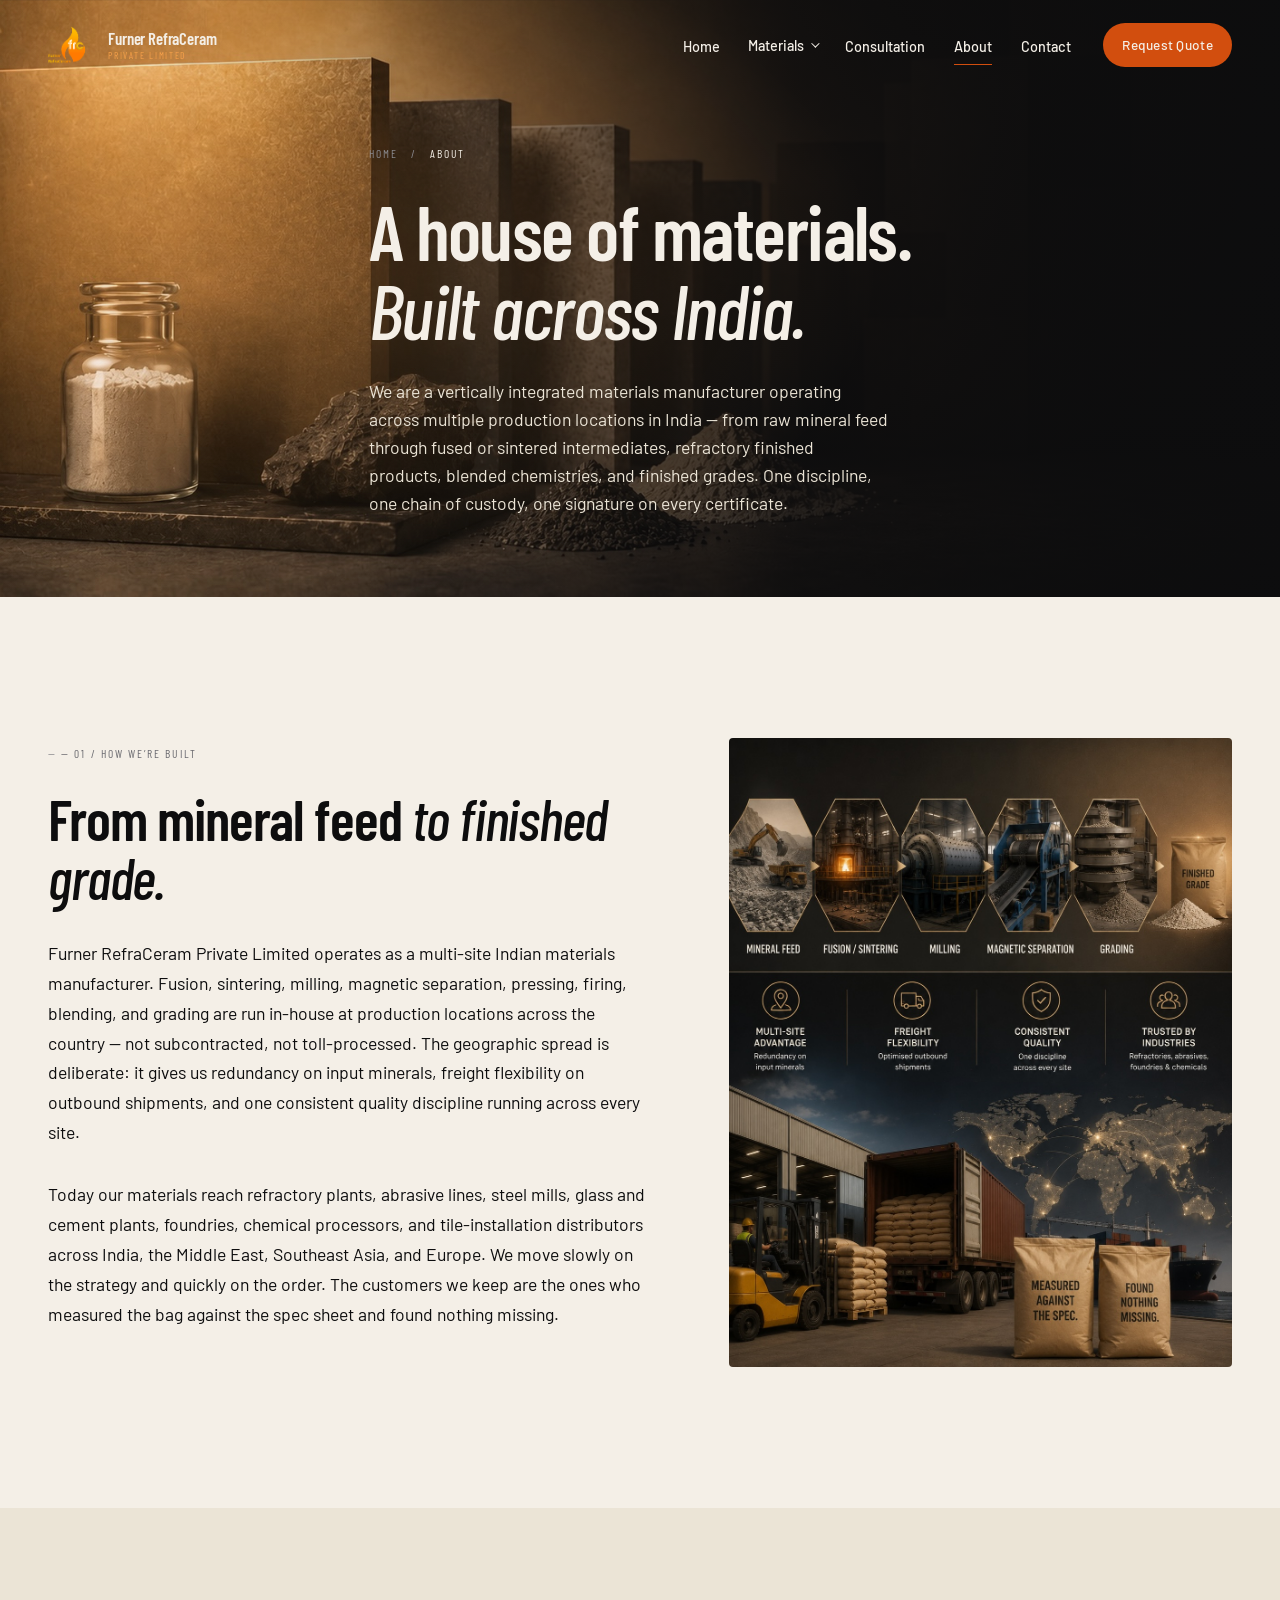
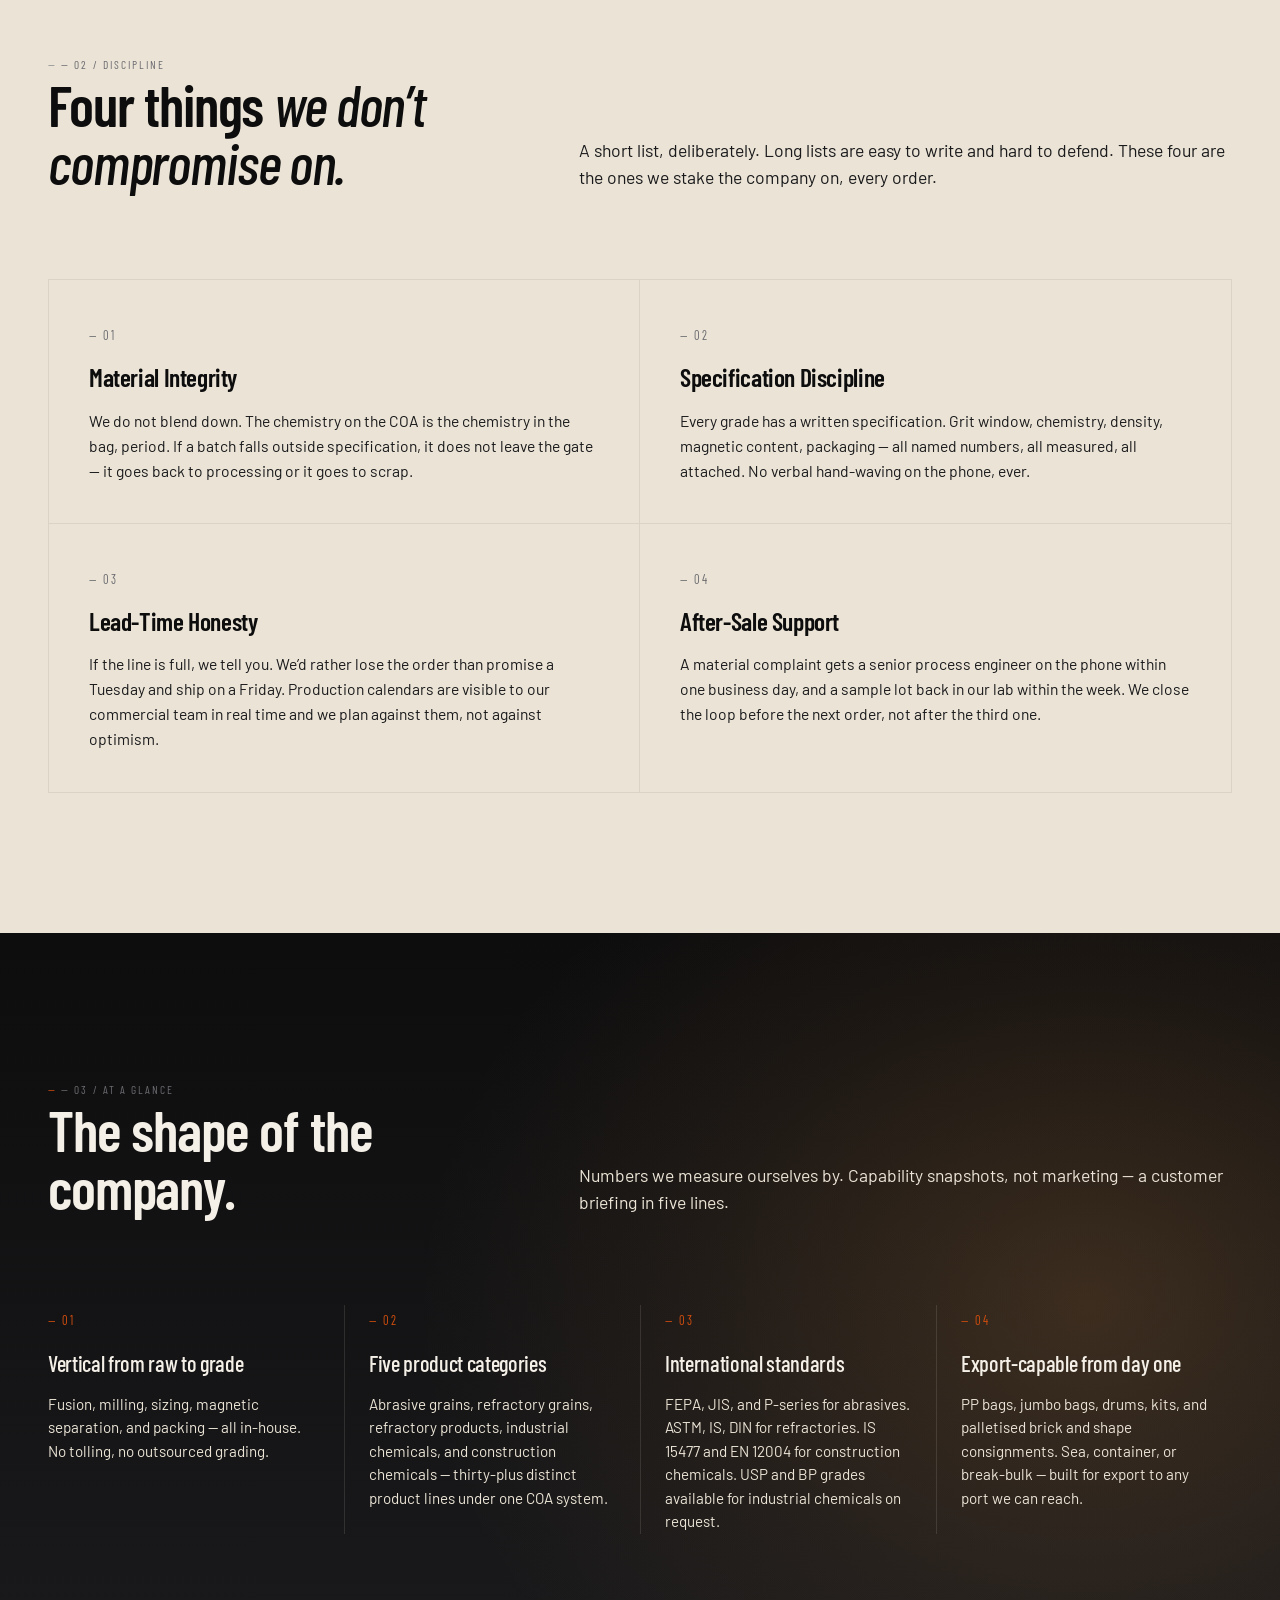
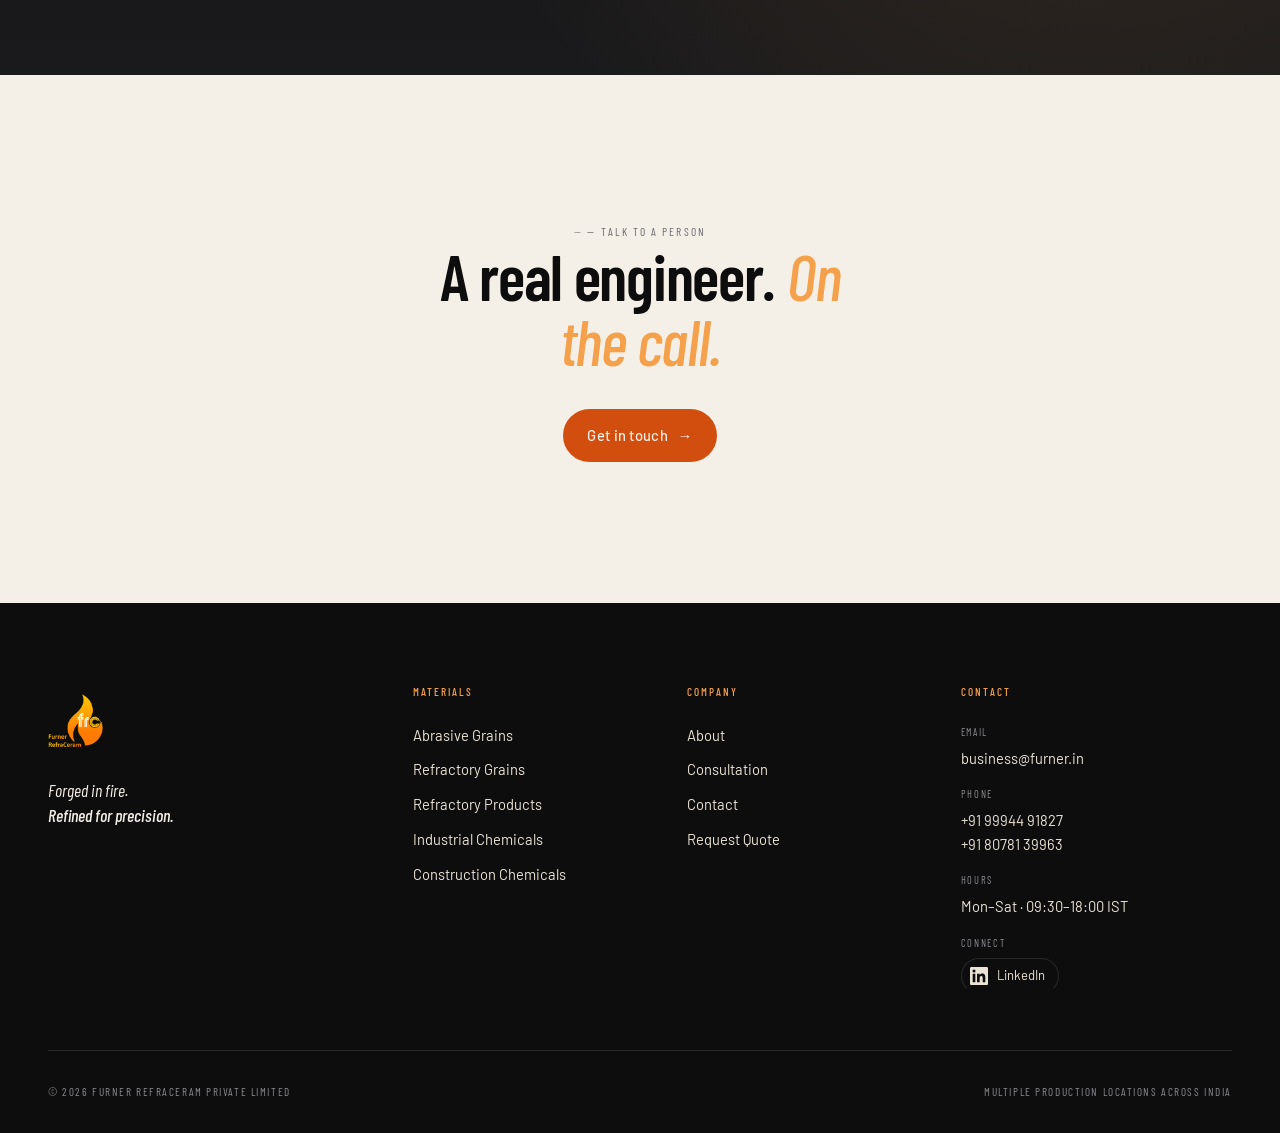
<file: about.html>
<!doctype html>
<html lang="en">
<head>
  <meta charset="utf-8" />
  <meta name="viewport" content="width=device-width, initial-scale=1" />
  <title>About — Furner RefraCeram</title>
  <meta name="description" content="A vertically integrated Indian materials house operating across multiple production locations. Furner RefraCeram supplies abrasive grains, refractory grains, refractory products, industrial chemicals, and construction chemicals worldwide." />
  <meta name="theme-color" content="#0d0d0e" />
  <meta property="og:title" content="About — Furner RefraCeram" />
  <meta property="og:description" content="A vertically integrated Indian materials house operating across multiple production locations. Furner RefraCeram supplies abrasive grains, refractory grains, refractory products, industrial chemicals, and construction chemicals worldwide." />
  <meta property="og:image" content="assets/img/og-image.jpg" />
  <meta property="og:type" content="website" />
  <meta name="twitter:card" content="summary_large_image" />


  <link rel="icon" href="assets/favicon.ico" />
  <link rel="icon" type="image/png" sizes="32x32" href="assets/favicon-32.png" />
  <link rel="icon" type="image/png" sizes="16x16" href="assets/favicon-16.png" />
  <link rel="apple-touch-icon" href="assets/favicon-64.png" />

  <link rel="preconnect" href="https://fonts.googleapis.com" />
  <link rel="preconnect" href="https://fonts.gstatic.com" crossorigin />
  <link href="https://fonts.googleapis.com/css2?family=Barlow:wght@300;400;500;600;700&family=Barlow+Condensed:wght@500;600;700;800&display=swap" rel="stylesheet" />

  <link rel="stylesheet" href="assets/styles.css" />
</head>
<body>

<a href="#main" class="skip-link">Skip to content</a>

<header class="nav" data-nav>
  <div class="wrap nav__inner">
    <a href="index.html" class="nav__logo" aria-label="Furner RefraCeram — Home">
      <img src="assets/logo.png" alt="Furner RefraCeram" />
      <span class="nav__logo-text">Furner RefraCeram<small>Private Limited</small></span>
    </a>
    <nav class="nav__menu" aria-label="Primary">
      <ul class="nav__links">
        <li><a class="nav__link" href="index.html" data-nav-link title="Home">Home</a></li>
        <li class="nav__dropdown" data-dropdown>
          <button class="nav__dropdown-toggle" data-dropdown-toggle aria-haspopup="true" aria-expanded="false" data-nav-link>Materials</button>
          <div class="nav__dropdown-panel" role="menu">
            <a class="nav__dropdown-link" href="abrasives.html" role="menuitem"><span>Abrasive Grains</span><span>09</span></a>
            <a class="nav__dropdown-link" href="refractory.html" role="menuitem"><span>Refractory Grains</span><span>04</span></a>
            <a class="nav__dropdown-link" href="refractory-products.html" role="menuitem"><span>Refractory Products</span><span>08</span></a>
            <a class="nav__dropdown-link" href="chemicals.html" role="menuitem"><span>Industrial Chemicals</span><span>03</span></a>
            <a class="nav__dropdown-link" href="paver-chemco.html" role="menuitem"><span>Construction Chemicals</span><span>06</span></a>
          </div>
        </li>
        <li><a class="nav__link" href="consultation.html" data-nav-link>Consultation</a></li>
        <li><a class="nav__link" href="about.html" data-nav-link>About</a></li>
        <li><a class="nav__link" href="contact.html" data-nav-link>Contact</a></li>
      </ul>
      <a href="contact.html" class="btn btn--ember nav__cta">Request Quote</a>
    </nav>
    <button class="nav__burger" data-burger aria-label="Open menu" aria-expanded="false" aria-controls="mobile-menu">
      <span></span><span></span><span></span>
    </button>
  </div>
</header>

<div class="mobile-menu" id="mobile-menu" data-mobile-menu>
  <div class="wrap">
    <div class="mobile-menu__group">
      <span class="eyebrow">— Materials</span>
      <a class="mobile-menu__sub" href="abrasives.html">Abrasive Grains</a>
      <a class="mobile-menu__sub" href="refractory.html">Refractory Grains</a>
      <a class="mobile-menu__sub" href="refractory-products.html">Refractory Products</a>
      <a class="mobile-menu__sub" href="chemicals.html">Industrial Chemicals</a>
      <a class="mobile-menu__sub" href="paver-chemco.html">Construction Chemicals</a>
    </div>
    <div class="mobile-menu__group">
      <a class="mobile-menu__link" href="index.html">Home</a>
      <a class="mobile-menu__link" href="consultation.html">Consultation</a>
      <a class="mobile-menu__link" href="about.html">About</a>
      <a class="mobile-menu__link" href="contact.html">Contact</a>
    </div>
    <a href="contact.html" class="btn btn--ember mobile-menu__cta">Request Quote →</a>
  </div>
</div>

<main id="main">

<!-- ======================== PAGE HERO ======================== -->
<section class="page-hero">
  <div class="page-hero__bg page-hero__bg--flip" style="background-image: url('assets/img/facility.jpg');" aria-hidden="true"></div>
  <div class="sparks" data-sparks aria-hidden="true"></div>
  <div class="wrap page-hero__inner">
    <div class="page-hero__crumb">
      <a href="index.html">Home</a><span>/</span><span style="color: var(--paper);">About</span>
    </div>
    <h1 class="page-hero__title">A house of materials.<br/><em>Built across India.</em></h1>
    <!-- TODO: Verify whether to add specific production-facility addresses, or soften to "registered office + multiple sites" -->
    <p class="page-hero__lede">We are a vertically integrated materials manufacturer operating across multiple production locations in India — from raw mineral feed through fused or sintered intermediates, refractory finished products, blended chemistries, and finished grades. One discipline, one chain of custody, one signature on every certificate.</p>
  </div>
</section>

<!-- ======================== STORY ======================== -->
<section class="section">
  <div class="wrap intro">
    <div class="intro__copy" data-reveal>
      <span class="eyebrow">— 01 / How we&rsquo;re built</span>
      <h2>From mineral feed <em>to finished grade.</em></h2>
      <p>Furner RefraCeram Private Limited operates as a multi-site Indian materials manufacturer. Fusion, sintering, milling, magnetic separation, pressing, firing, blending, and grading are run in-house at production locations across the country — not subcontracted, not toll-processed. The geographic spread is deliberate: it gives us redundancy on input minerals, freight flexibility on outbound shipments, and one consistent quality discipline running across every site.</p>
      <p>Today our materials reach refractory plants, abrasive lines, steel mills, glass and cement plants, foundries, chemical processors, and tile-installation distributors across India, the Middle East, Southeast Asia, and Europe. We move slowly on the strategy and quickly on the order. The customers we keep are the ones who measured the bag against the spec sheet and found nothing missing.</p>
    </div>
    <div data-reveal data-reveal-delay="1">
      <div class="product-detail__img" style="margin: 0; aspect-ratio: 4/5;">
        <img loading="lazy" src="assets/img/about.jpg" alt="Modern industrial materials processing facility" />
      </div>
    </div>
  </div>
</section>

<!-- ======================== VALUES ======================== -->
<section class="section section--cream">
  <div class="wrap">
    <div class="section-head">
      <div data-reveal>
        <span class="eyebrow">— 02 / Discipline</span>
        <h2>Four things <em>we don&rsquo;t compromise on.</em></h2>
      </div>
      <p data-reveal data-reveal-delay="1">A short list, deliberately. Long lists are easy to write and hard to defend. These four are the ones we stake the company on, every order.</p>
    </div>
    <div class="values" data-reveal>
      <div class="value">
        <span class="value__num">— 01</span>
        <h3 class="value__title">Material Integrity</h3>
        <p class="value__desc">We do not blend down. The chemistry on the COA is the chemistry in the bag, period. If a batch falls outside specification, it does not leave the gate — it goes back to processing or it goes to scrap.</p>
      </div>
      <div class="value">
        <span class="value__num">— 02</span>
        <h3 class="value__title">Specification Discipline</h3>
        <p class="value__desc">Every grade has a written specification. Grit window, chemistry, density, magnetic content, packaging — all named numbers, all measured, all attached. No verbal hand-waving on the phone, ever.</p>
      </div>
      <div class="value">
        <span class="value__num">— 03</span>
        <h3 class="value__title">Lead-Time Honesty</h3>
        <p class="value__desc">If the line is full, we tell you. We&rsquo;d rather lose the order than promise a Tuesday and ship on a Friday. Production calendars are visible to our commercial team in real time and we plan against them, not against optimism.</p>
      </div>
      <div class="value">
        <span class="value__num">— 04</span>
        <h3 class="value__title">After-Sale Support</h3>
        <p class="value__desc">A material complaint gets a senior process engineer on the phone within one business day, and a sample lot back in our lab within the week. We close the loop before the next order, not after the third one.</p>
      </div>
    </div>
  </div>
</section>

<!-- ======================== STATS / CONTEXT ======================== -->
<section class="section section--dark">
  <div class="sparks" data-sparks aria-hidden="true"></div>
  <div class="wrap">
    <div class="section-head">
      <div data-reveal>
        <span class="eyebrow">— 03 / At a glance</span>
        <h2>The shape of the company.</h2>
      </div>
      <p data-reveal data-reveal-delay="1" style="color: var(--cream);">Numbers we measure ourselves by. Capability snapshots, not marketing — a customer briefing in five lines.</p>
    </div>
    <div class="capabilities">
      <div class="capability" data-reveal>
        <span class="capability__num">— 01</span>
        <h3 class="capability__title">Vertical from raw to grade</h3>
        <p class="capability__desc">Fusion, milling, sizing, magnetic separation, and packing — all in-house. No tolling, no outsourced grading.</p>
      </div>
      <div class="capability" data-reveal data-reveal-delay="1">
        <span class="capability__num">— 02</span>
        <h3 class="capability__title">Five product categories</h3>
        <p class="capability__desc">Abrasive grains, refractory grains, refractory products, industrial chemicals, and construction chemicals — thirty-plus distinct product lines under one COA system.</p>
      </div>
      <div class="capability" data-reveal data-reveal-delay="2">
        <span class="capability__num">— 03</span>
        <h3 class="capability__title">International standards</h3>
        <p class="capability__desc">FEPA, JIS, and P-series for abrasives. ASTM, IS, DIN for refractories. IS 15477 and EN 12004 for construction chemicals. USP and BP grades available for industrial chemicals on request.</p>
      </div>
      <div class="capability" data-reveal data-reveal-delay="3">
        <span class="capability__num">— 04</span>
        <h3 class="capability__title">Export-capable from day one</h3>
        <p class="capability__desc">PP bags, jumbo bags, drums, kits, and palletised brick and shape consignments. Sea, container, or break-bulk — built for export to any port we can reach.</p>
      </div>
    </div>
  </div>
</section>

<!-- ======================== CTA STRIP ======================== -->
<section>
  <div class="cta-strip" data-reveal>
    <span class="eyebrow">— Talk to a person</span>
    <h2 class="mt-1">A real engineer. <em>On the call.</em></h2>
    <a href="contact.html" class="btn btn--ember">Get in touch <span class="arrow">→</span></a>
  </div>
</section>

</main>

<!-- ======================== FOOTER ======================== -->
<footer class="footer">
  <div class="wrap">
    <div class="footer__top">
      <div class="footer__brand">
        <img src="assets/logo.png" alt="Furner RefraCeram Private Limited" />
        <p class="footer__tagline">Forged in fire.<br/><em>Refined for precision.</em></p>
      </div>
      <div class="footer__col">
        <h4>Materials</h4>
        <ul>
          <li><a href="abrasives.html">Abrasive Grains</a></li>
          <li><a href="refractory.html">Refractory Grains</a></li>
          <li><a href="refractory-products.html">Refractory Products</a></li>
          <li><a href="chemicals.html">Industrial Chemicals</a></li>
          <li><a href="paver-chemco.html">Construction Chemicals</a></li>
        </ul>
      </div>
      <div class="footer__col">
        <h4>Company</h4>
        <ul>
          <li><a href="about.html">About</a></li>
          <li><a href="consultation.html">Consultation</a></li>
          <li><a href="contact.html">Contact</a></li>
          <li><a href="contact.html">Request Quote</a></li>
        </ul>
      </div>
      <div class="footer__col footer__contact">
        <h4>Contact</h4>
        <span class="label">Email</span>
        <a href="mailto:business@furner.in">business@furner.in</a>
        <span class="label">Phone</span>
        <a href="tel:+919994491827">+91 99944 91827</a><br/>
        <a href="tel:+918078139963">+91 80781 39963</a>
        <span class="label">Hours</span>
        Mon–Sat · 09:30–18:00 IST
        <span class="label">Connect</span>
        <a href="https://www.linkedin.com/company/furner-refraceram/" target="_blank" rel="noopener" aria-label="Furner RefraCeram on LinkedIn" class="footer__social">
          <svg width="18" height="18" viewBox="0 0 24 24" fill="currentColor" aria-hidden="true"><path d="M20.45 20.45h-3.55v-5.57c0-1.33-.02-3.04-1.85-3.04-1.85 0-2.13 1.45-2.13 2.95v5.66H9.36V9h3.41v1.56h.05c.47-.9 1.63-1.85 3.36-1.85 3.6 0 4.27 2.37 4.27 5.45v6.29zM5.34 7.43a2.06 2.06 0 11.001-4.121 2.06 2.06 0 01-.001 4.121zM7.12 20.45H3.56V9h3.56v11.45zM22.22 0H1.77C.79 0 0 .77 0 1.72v20.56C0 23.23.79 24 1.77 24h20.45C23.2 24 24 23.23 24 22.28V1.72C24 .77 23.2 0 22.22 0z"/></svg>
          <span>LinkedIn</span>
        </a>
      </div>
    </div>
    <div class="footer__bottom">
      <span>© <span data-year>2026</span> Furner RefraCeram Private Limited</span>
      <span>Multiple production locations across India</span>
    </div>
  </div>
</footer>

<script src="assets/main.js"></script>
</body>
</html>
</file>
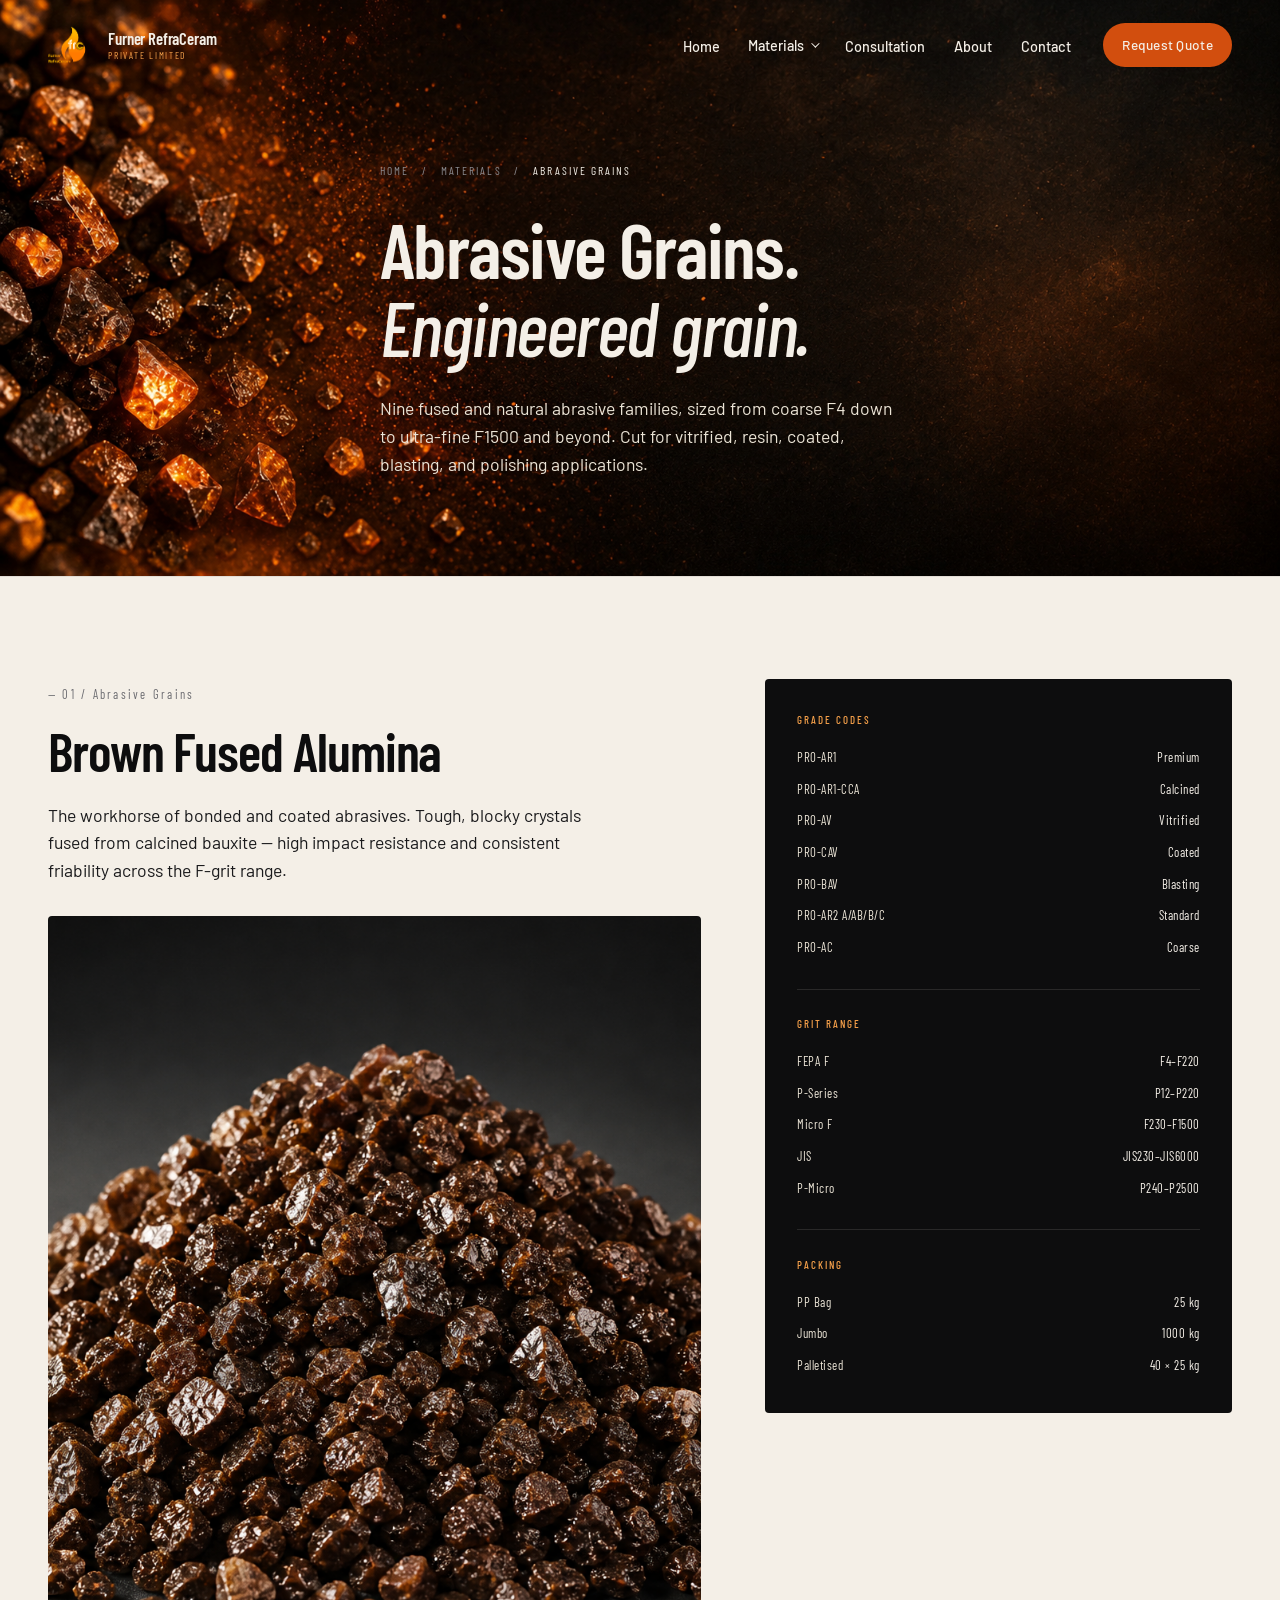
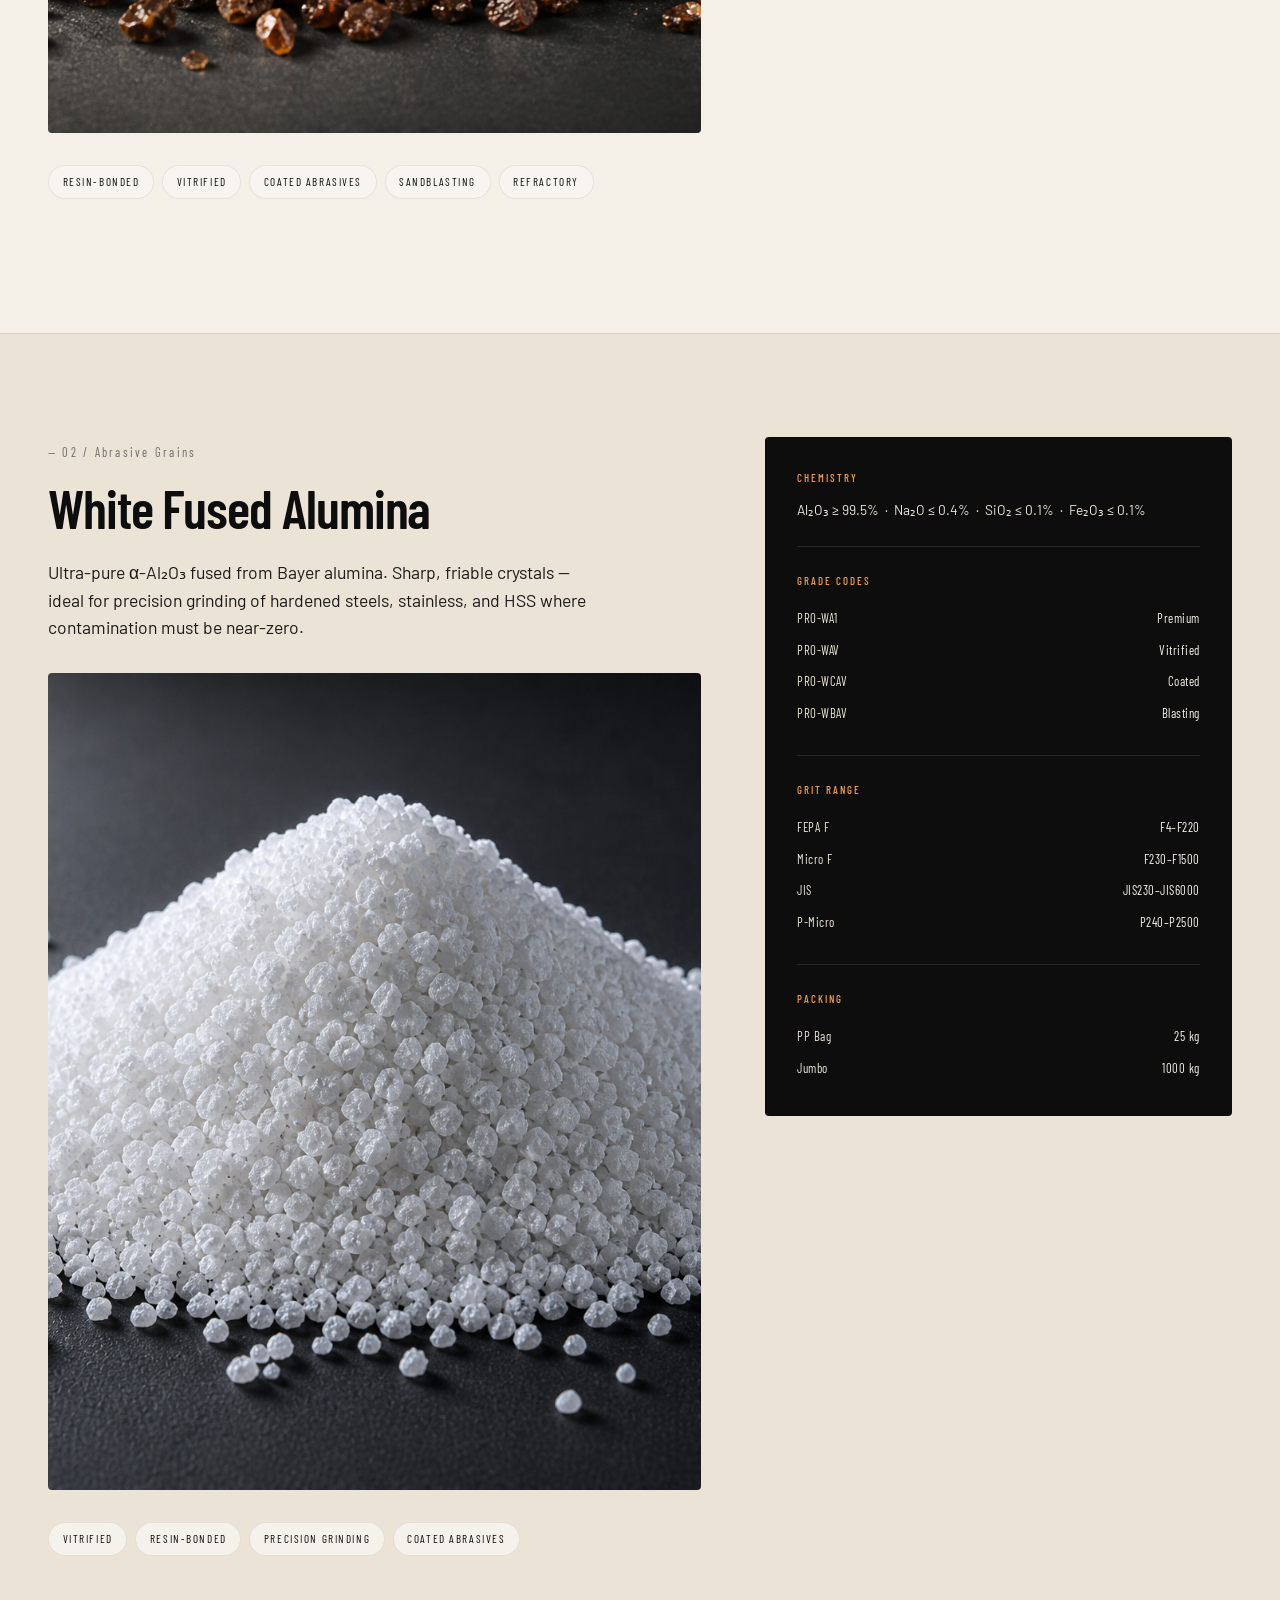
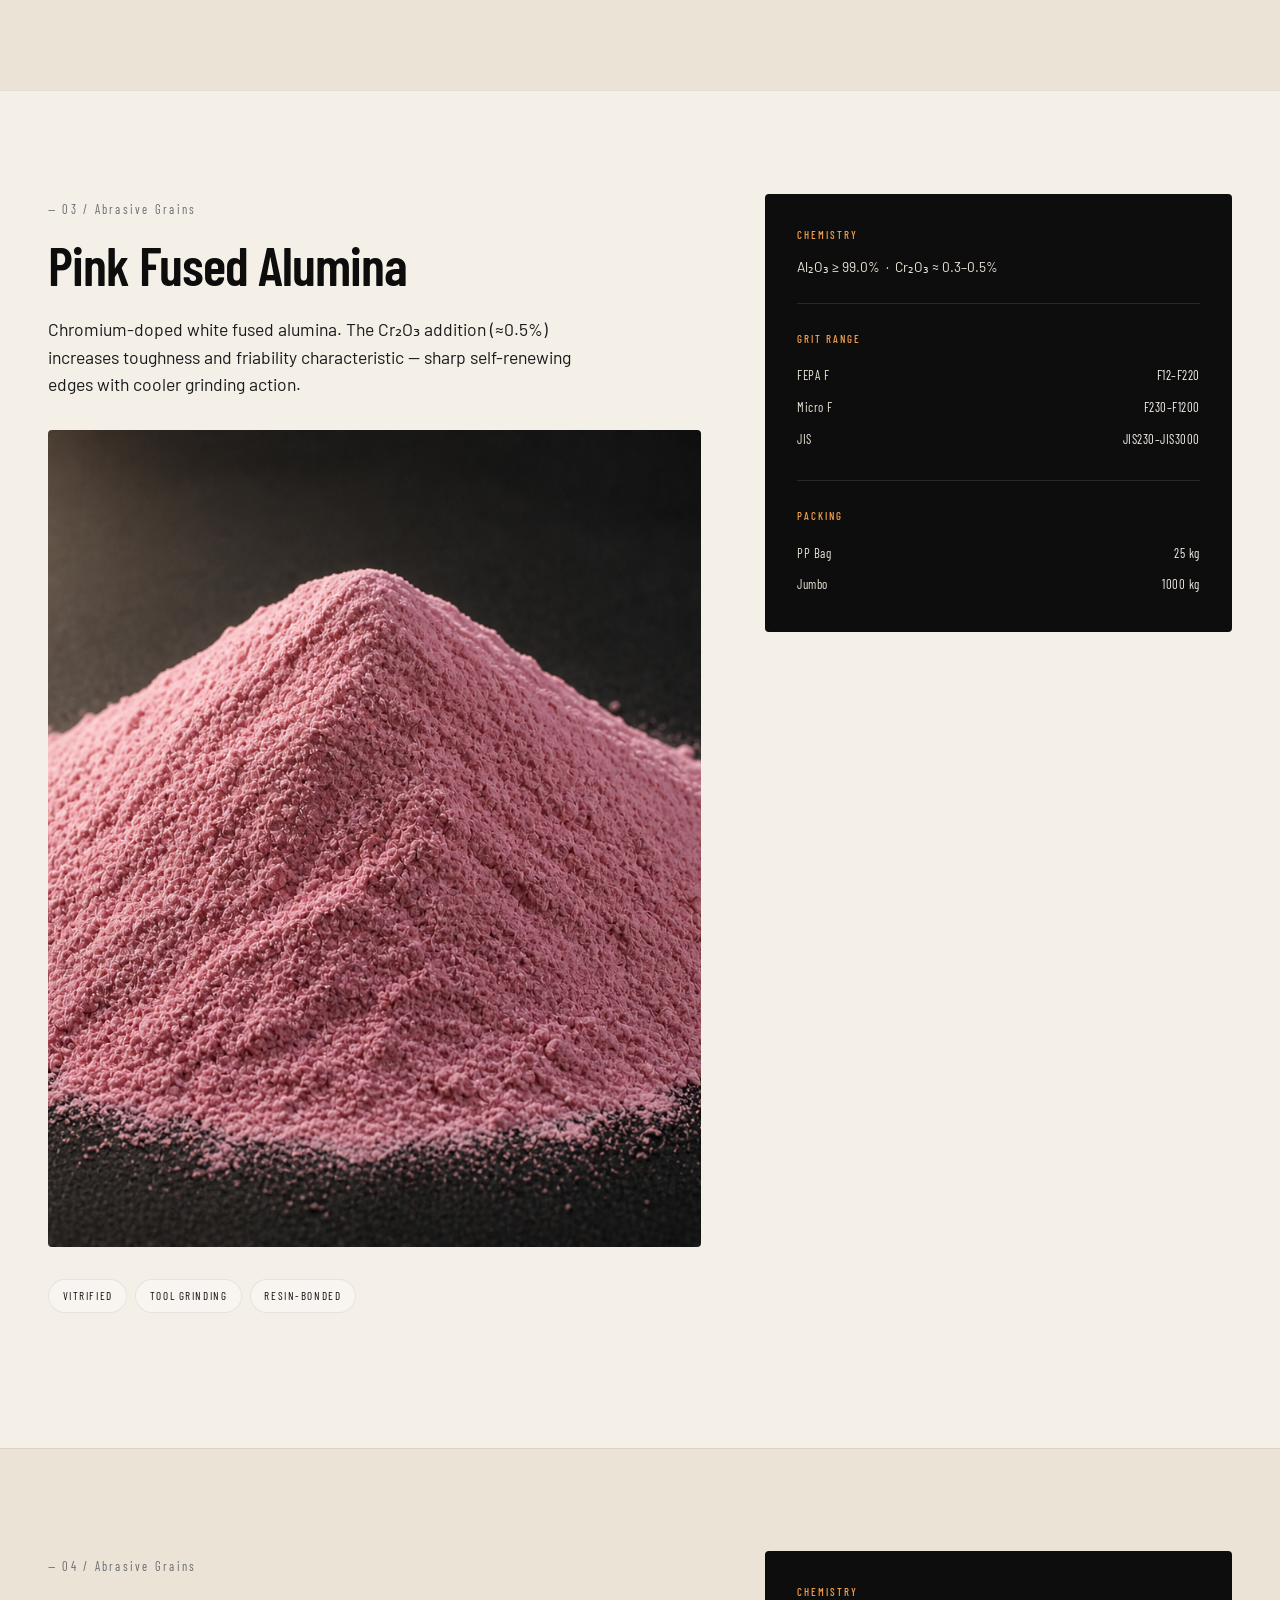
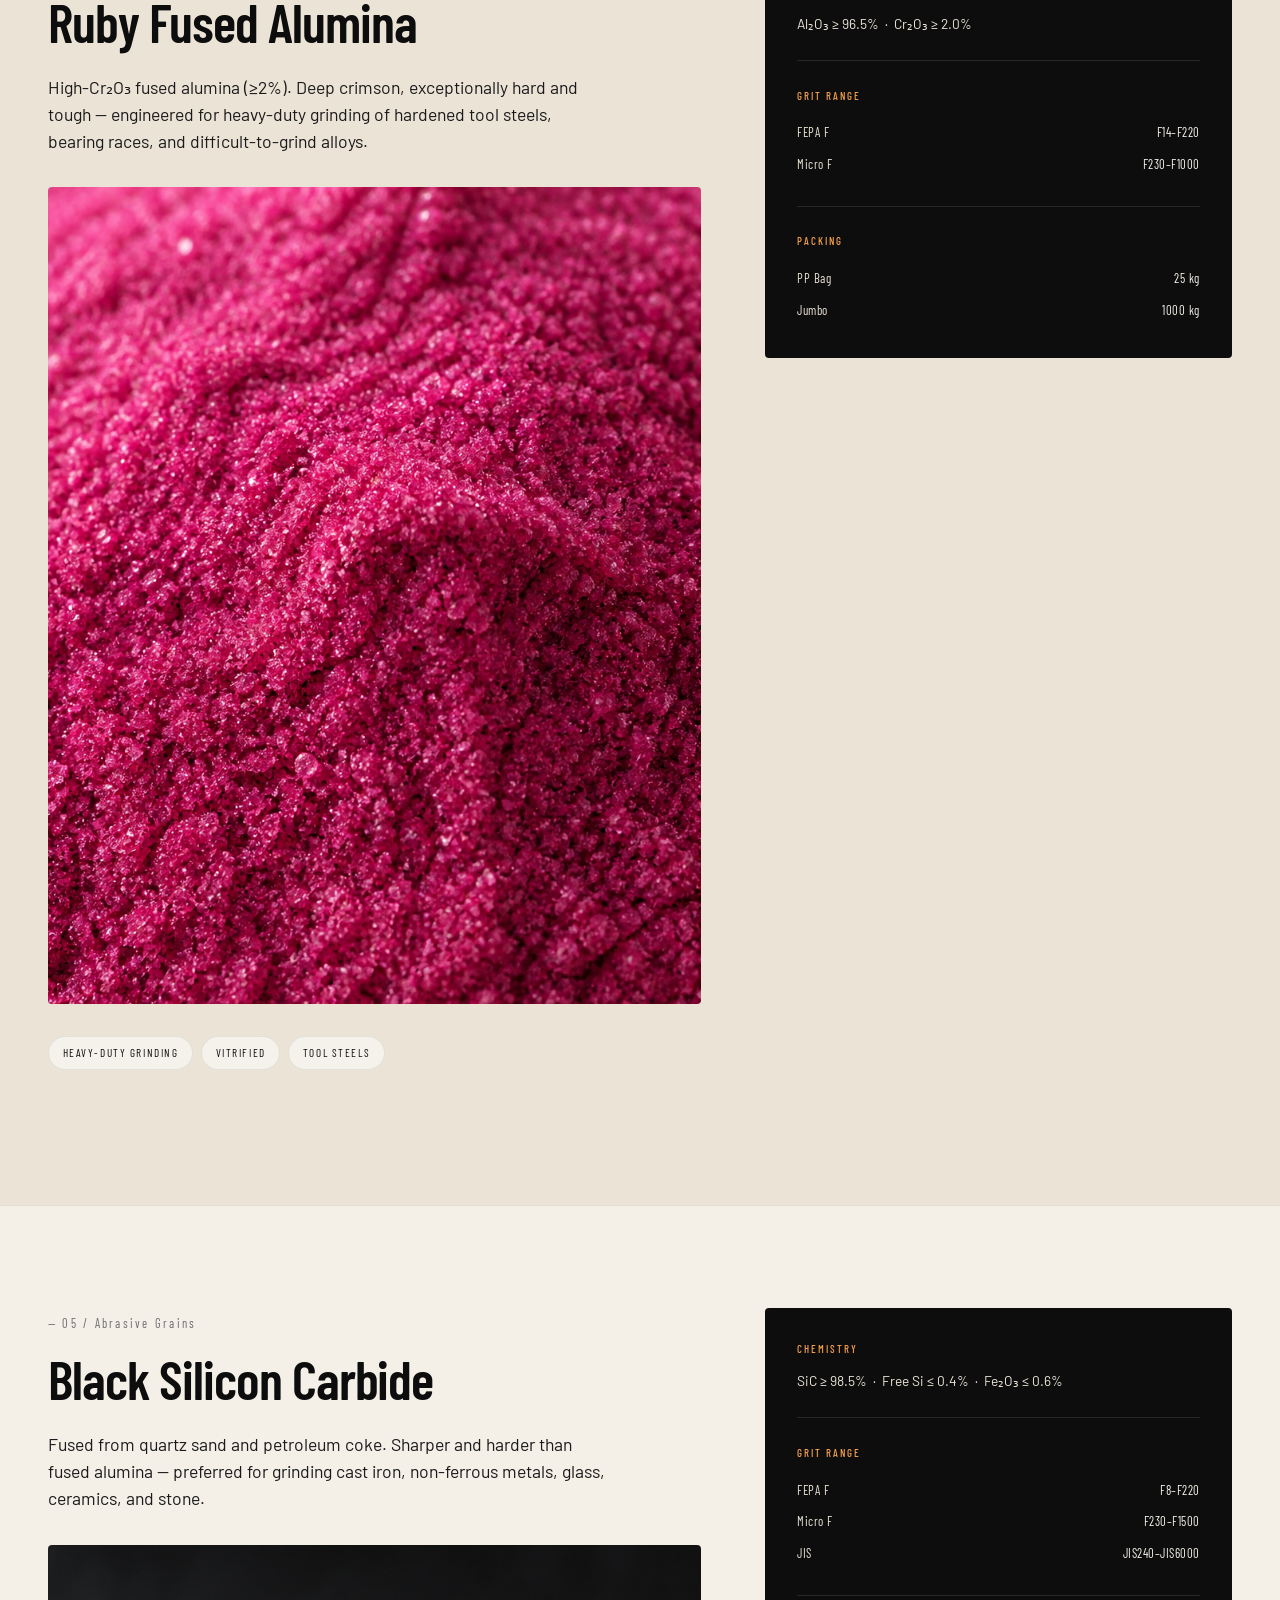
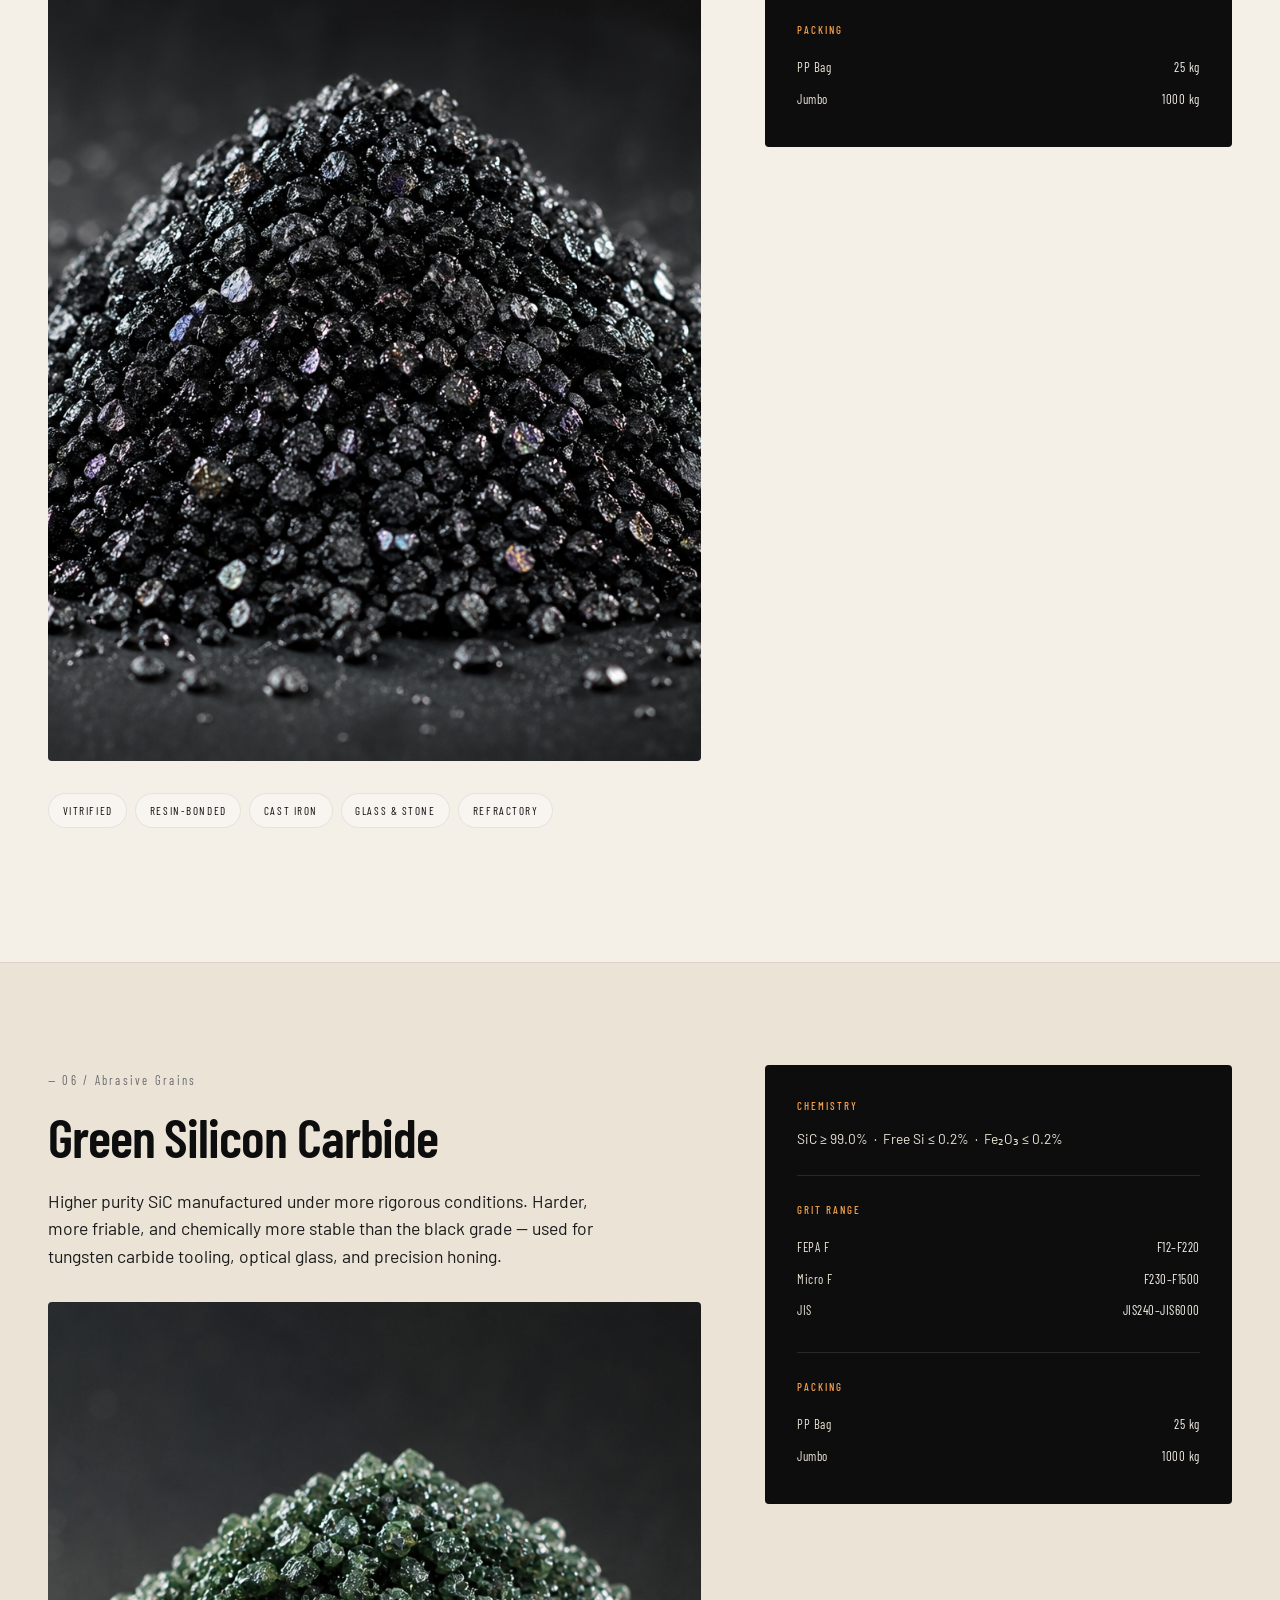
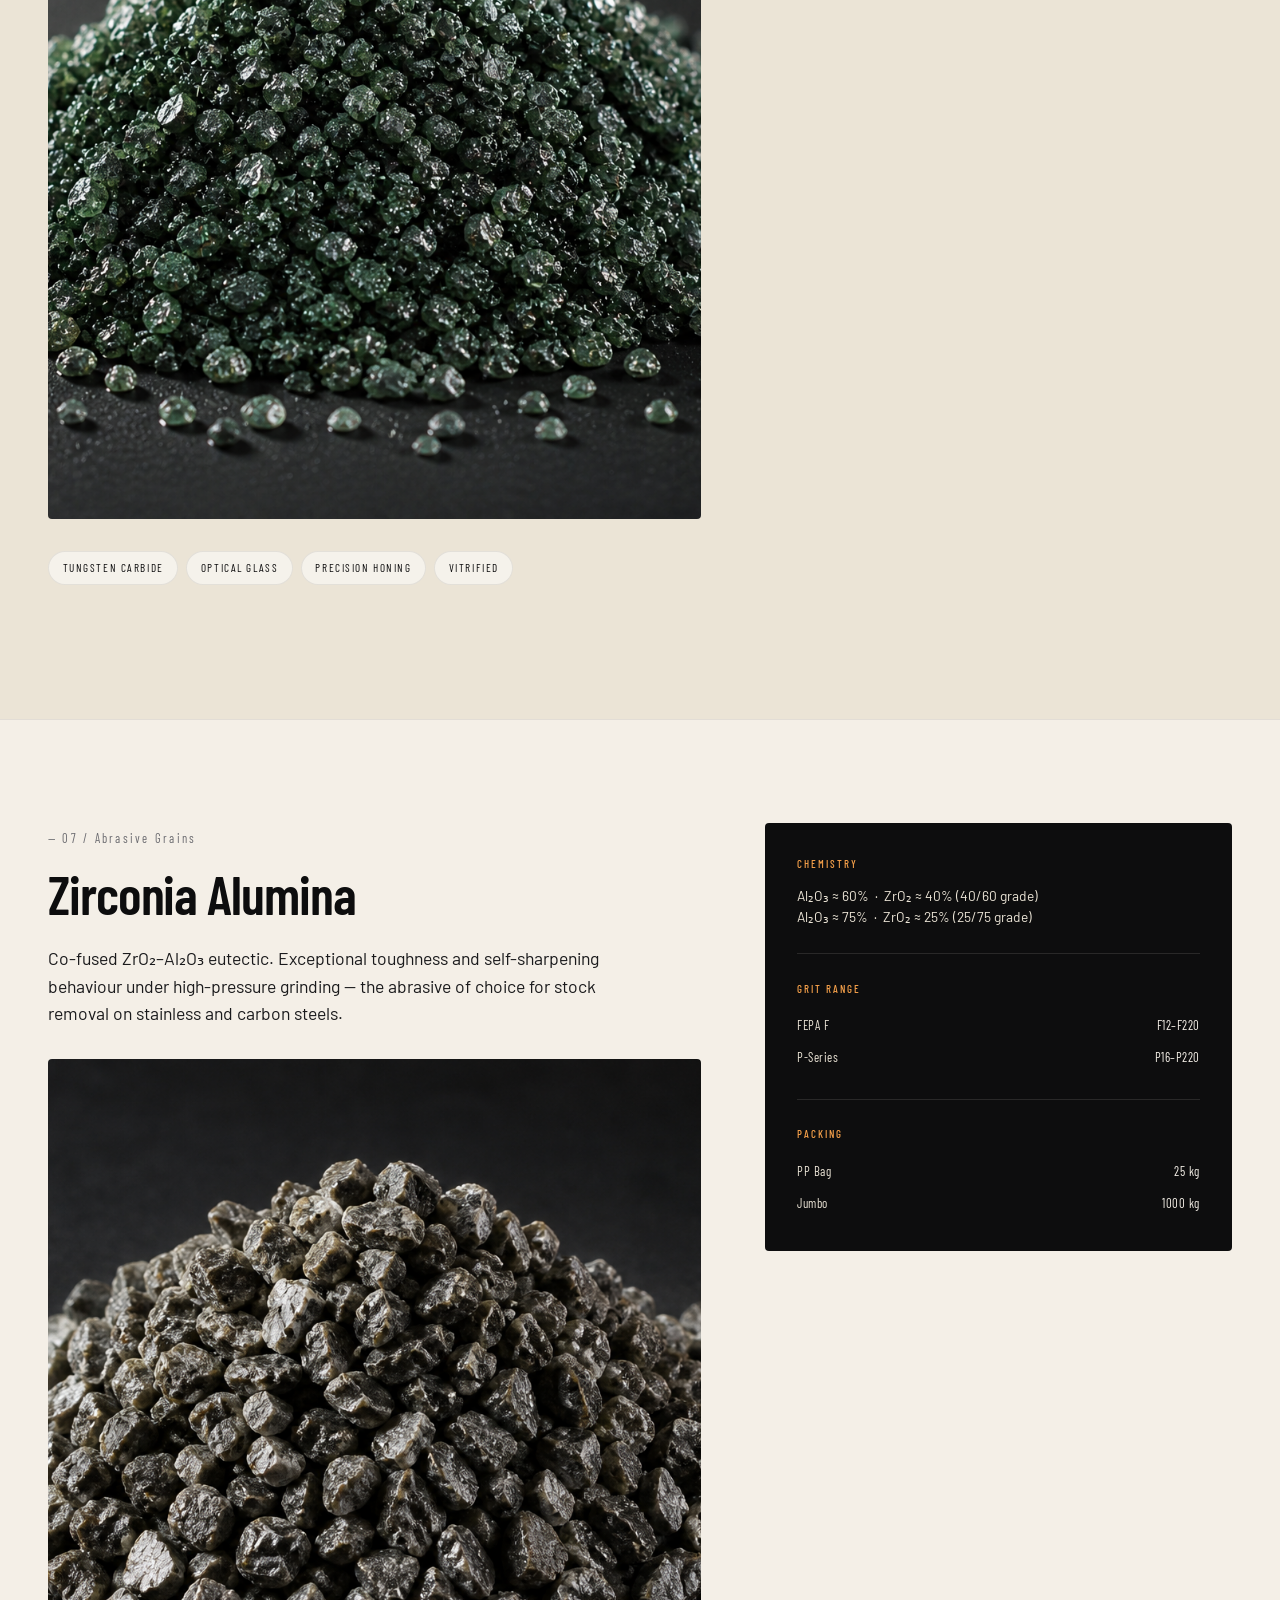
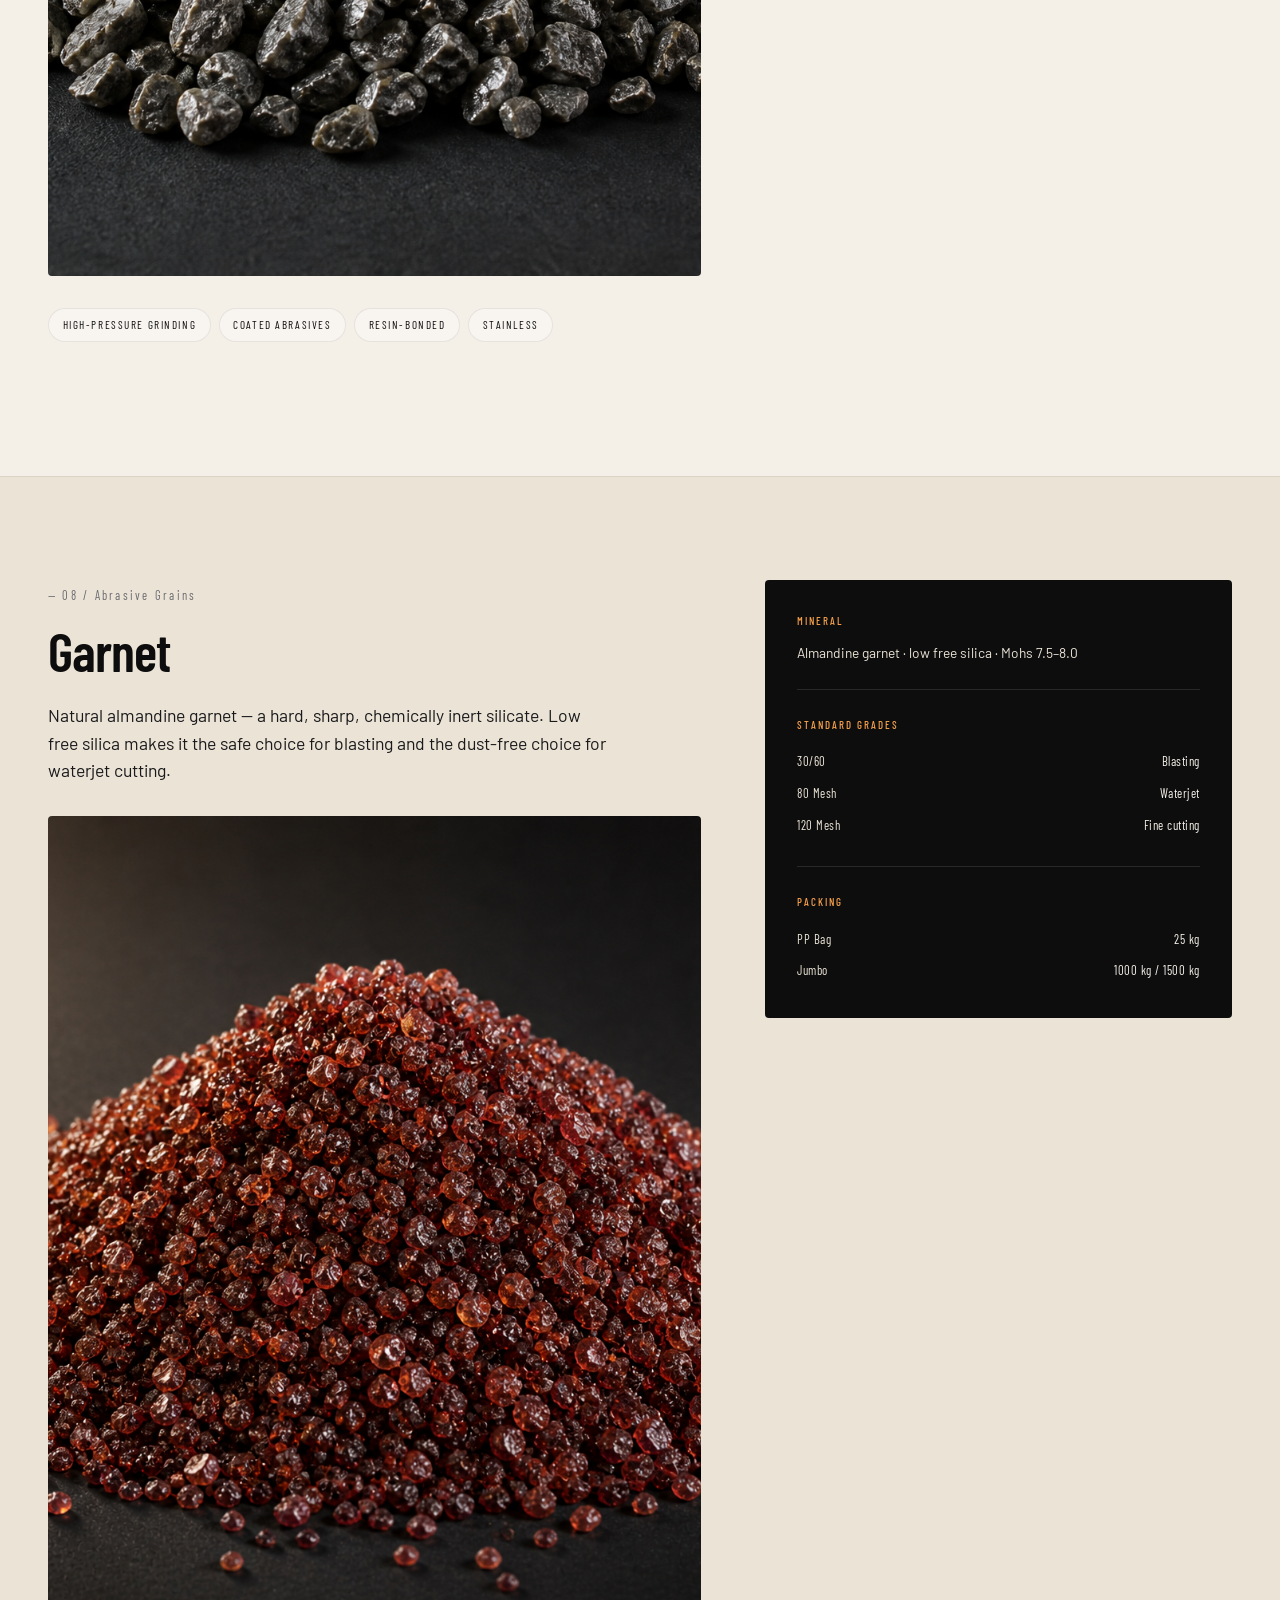
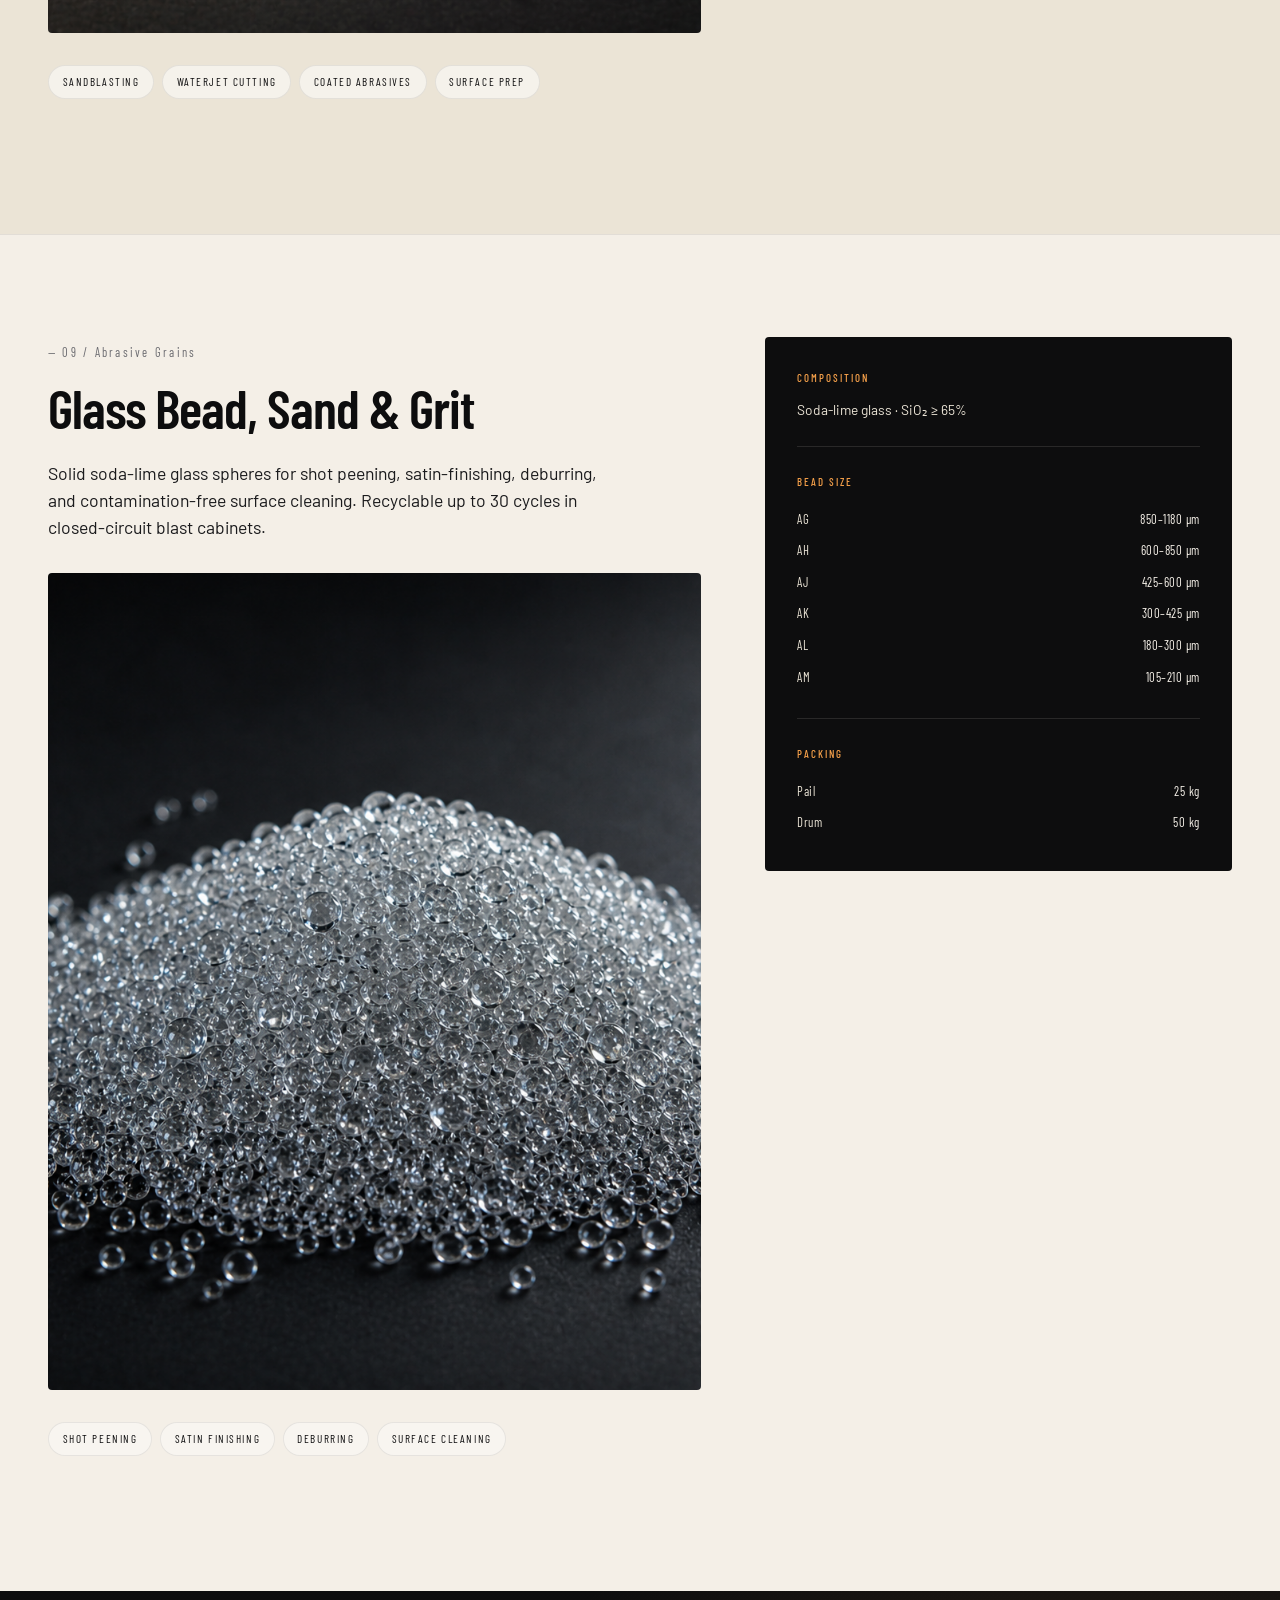
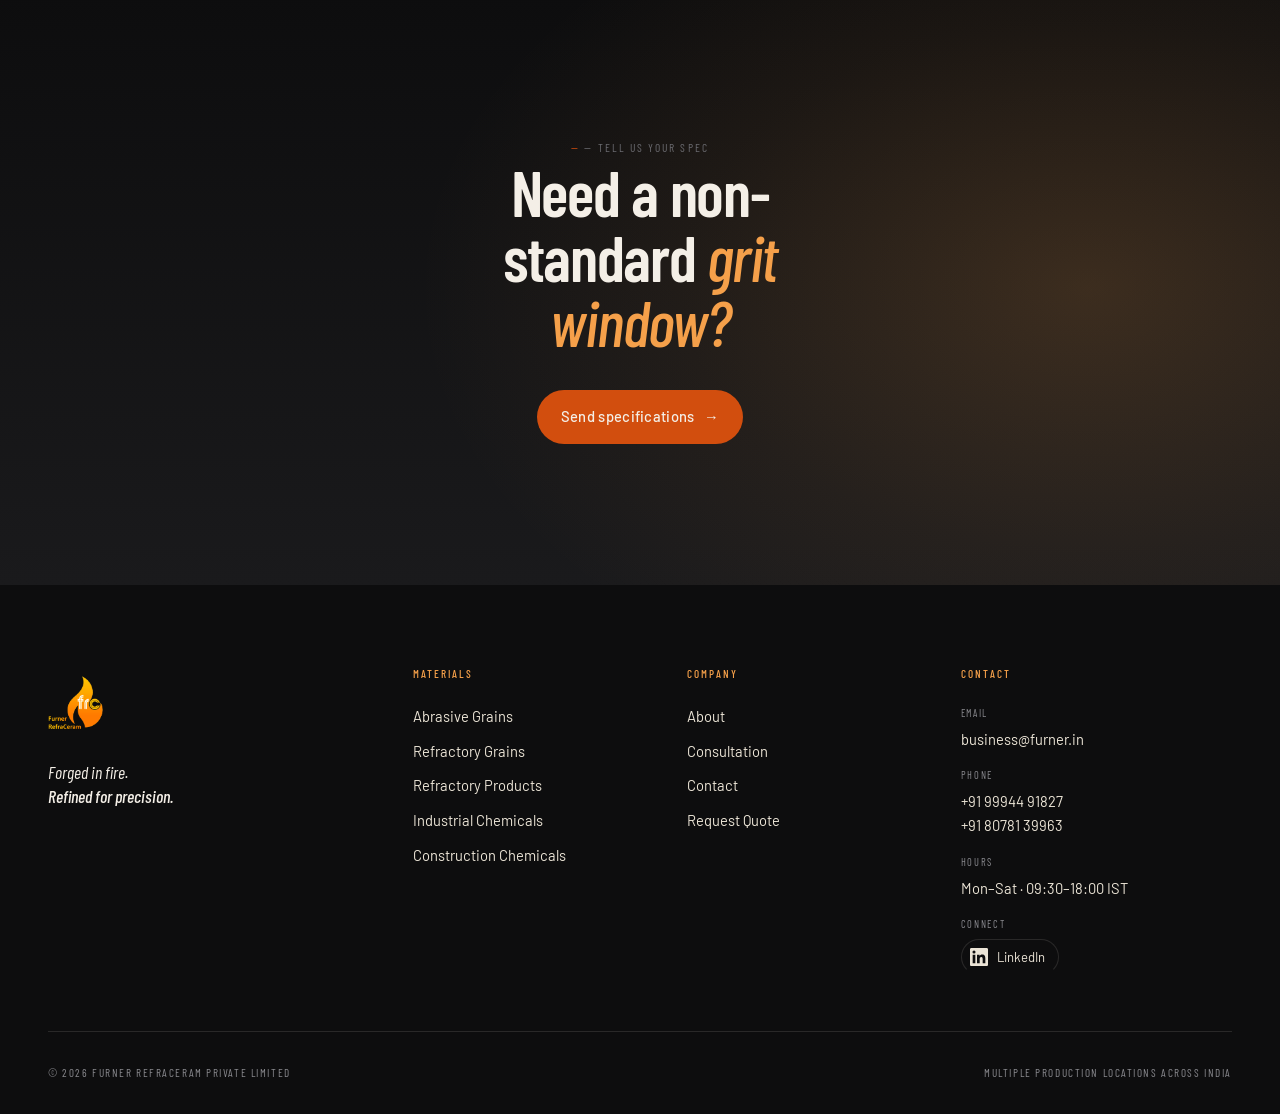
<file: abrasives.html>
<!doctype html>
<html lang="en">
<head>
  <meta charset="utf-8" />
  <meta name="viewport" content="width=device-width, initial-scale=1" />
  <title>Abrasive Grains — Furner RefraCeram</title>
  <meta name="description" content="Brown, white, pink, and ruby fused alumina; black and green silicon carbide; zirconia alumina, garnet, and glass beads. F4–F1500 grit windows, jumbo packing." />
  <meta name="theme-color" content="#0d0d0e" />
  <meta property="og:title" content="Abrasive Grains — Furner RefraCeram" />
  <meta property="og:description" content="Brown, white, pink, and ruby fused alumina; black and green silicon carbide; zirconia alumina, garnet, and glass beads. F4–F1500 grit windows, jumbo packing." />
  <meta property="og:image" content="assets/img/og-image.jpg" />
  <meta property="og:type" content="website" />
  <meta name="twitter:card" content="summary_large_image" />


  <link rel="icon" href="assets/favicon.ico" />
  <link rel="icon" type="image/png" sizes="32x32" href="assets/favicon-32.png" />
  <link rel="icon" type="image/png" sizes="16x16" href="assets/favicon-16.png" />
  <link rel="apple-touch-icon" href="assets/favicon-64.png" />

  <link rel="preconnect" href="https://fonts.googleapis.com" />
  <link rel="preconnect" href="https://fonts.gstatic.com" crossorigin />
  <link href="https://fonts.googleapis.com/css2?family=Barlow:wght@300;400;500;600;700&family=Barlow+Condensed:wght@500;600;700;800&display=swap" rel="stylesheet" />

  <link rel="stylesheet" href="assets/styles.css" />
</head>
<body>

<a href="#main" class="skip-link">Skip to content</a>

<header class="nav" data-nav>
  <div class="wrap nav__inner">
    <a href="index.html" class="nav__logo" aria-label="Furner RefraCeram — Home">
      <img src="assets/logo.png" alt="Furner RefraCeram" />
      <span class="nav__logo-text">Furner RefraCeram<small>Private Limited</small></span>
    </a>
    <nav class="nav__menu" aria-label="Primary">
      <ul class="nav__links">
        <li><a class="nav__link" href="index.html" data-nav-link title="Home">Home</a></li>
        <li class="nav__dropdown" data-dropdown>
          <button class="nav__dropdown-toggle" data-dropdown-toggle aria-haspopup="true" aria-expanded="false" data-nav-link>Materials</button>
          <div class="nav__dropdown-panel" role="menu">
            <a class="nav__dropdown-link" href="abrasives.html" role="menuitem"><span>Abrasive Grains</span><span>09</span></a>
            <a class="nav__dropdown-link" href="refractory.html" role="menuitem"><span>Refractory Grains</span><span>04</span></a>
            <a class="nav__dropdown-link" href="refractory-products.html" role="menuitem"><span>Refractory Products</span><span>08</span></a>
            <a class="nav__dropdown-link" href="chemicals.html" role="menuitem"><span>Industrial Chemicals</span><span>03</span></a>
            <a class="nav__dropdown-link" href="paver-chemco.html" role="menuitem"><span>Construction Chemicals</span><span>06</span></a>
          </div>
        </li>
        <li><a class="nav__link" href="consultation.html" data-nav-link>Consultation</a></li>
        <li><a class="nav__link" href="about.html" data-nav-link>About</a></li>
        <li><a class="nav__link" href="contact.html" data-nav-link>Contact</a></li>
      </ul>
      <a href="contact.html" class="btn btn--ember nav__cta">Request Quote</a>
    </nav>
    <button class="nav__burger" data-burger aria-label="Open menu" aria-expanded="false" aria-controls="mobile-menu">
      <span></span><span></span><span></span>
    </button>
  </div>
</header>

<div class="mobile-menu" id="mobile-menu" data-mobile-menu>
  <div class="wrap">
    <div class="mobile-menu__group">
      <span class="eyebrow">— Materials</span>
      <a class="mobile-menu__sub" href="abrasives.html">Abrasive Grains</a>
      <a class="mobile-menu__sub" href="refractory.html">Refractory Grains</a>
      <a class="mobile-menu__sub" href="refractory-products.html">Refractory Products</a>
      <a class="mobile-menu__sub" href="chemicals.html">Industrial Chemicals</a>
      <a class="mobile-menu__sub" href="paver-chemco.html">Construction Chemicals</a>
    </div>
    <div class="mobile-menu__group">
      <a class="mobile-menu__link" href="index.html">Home</a>
      <a class="mobile-menu__link" href="consultation.html">Consultation</a>
      <a class="mobile-menu__link" href="about.html">About</a>
      <a class="mobile-menu__link" href="contact.html">Contact</a>
    </div>
    <a href="contact.html" class="btn btn--ember mobile-menu__cta">Request Quote →</a>
  </div>
</div>

<main id="main">

<!-- ======================== PAGE HERO ======================== -->
<section class="page-hero page-hero--no-overlay">
  <div class="page-hero__bg" style="background-image: url('assets/img/hero-grain-macro.jpg');" aria-hidden="true"></div>
  <div class="sparks" data-sparks aria-hidden="true"></div>
  <div class="wrap page-hero__inner">
    <div class="page-hero__crumb">
      <a href="index.html">Home</a><span>/</span><a href="index.html#products">Materials</a><span>/</span><span style="color: var(--paper);">Abrasive Grains</span>
    </div>
    <h1 class="page-hero__title">Abrasive Grains.<br/><em>Engineered grain.</em></h1>
    <p class="page-hero__lede">Nine fused and natural abrasive families, sized from coarse F4 down to ultra-fine F1500 and beyond. Cut for vitrified, resin, coated, blasting, and polishing applications.</p>
  </div>
</section>

<!-- ======================== 01. BROWN FUSED ALUMINA ======================== -->
<section class="product-section" id="brown-fused-alumina">
  <div class="wrap product-section__inner">
    <div data-reveal>
      <span class="product-detail__num">— 01 / Abrasive Grains</span>
      <h2 class="product-detail__title">Brown Fused Alumina</h2>
      <p class="product-detail__lede">The workhorse of bonded and coated abrasives. Tough, blocky crystals fused from calcined bauxite — high impact resistance and consistent friability across the F-grit range.</p>
      <div class="product-detail__img">
        <img loading="lazy" src="assets/img/prod-brown-alumina.jpg" alt="Macro of brown fused alumina abrasive grains" />
      </div>
      <div class="tags">
        <span class="tag">Resin-Bonded</span>
        <span class="tag">Vitrified</span>
        <span class="tag">Coated Abrasives</span>
        <span class="tag">Sandblasting</span>
        <span class="tag">Refractory</span>
      </div>
    </div>
    <aside class="spec" aria-label="Specifications">
      <h4>Grade Codes</h4>
      <ul>
        <li><span>PRO-AR1</span><span>Premium</span></li>
        <li><span>PRO-AR1-CCA</span><span>Calcined</span></li>
        <li><span>PRO-AV</span><span>Vitrified</span></li>
        <li><span>PRO-CAV</span><span>Coated</span></li>
        <li><span>PRO-BAV</span><span>Blasting</span></li>
        <li><span>PRO-AR2 A/AB/B/C</span><span>Standard</span></li>
        <li><span>PRO-AC</span><span>Coarse</span></li>
      </ul>
      <h4>Grit Range</h4>
      <ul>
        <li><span>FEPA F</span><span>F4–F220</span></li>
        <li><span>P-Series</span><span>P12–P220</span></li>
        <li><span>Micro F</span><span>F230–F1500</span></li>
        <li><span>JIS</span><span>JIS230–JIS6000</span></li>
        <li><span>P-Micro</span><span>P240–P2500</span></li>
      </ul>
      <h4>Packing</h4>
      <ul>
        <li><span>PP Bag</span><span>25 kg</span></li>
        <li><span>Jumbo</span><span>1000 kg</span></li>
        <li><span>Palletised</span><span>40 × 25 kg</span></li>
      </ul>
    </aside>
  </div>
</section>

<!-- ======================== 02. WHITE FUSED ALUMINA ======================== -->
<section class="product-section product-section--cream" id="white-fused-alumina">
  <div class="wrap product-section__inner">
    <div data-reveal>
      <span class="product-detail__num">— 02 / Abrasive Grains</span>
      <h2 class="product-detail__title">White Fused Alumina</h2>
      <p class="product-detail__lede">Ultra-pure α-Al₂O₃ fused from Bayer alumina. Sharp, friable crystals — ideal for precision grinding of hardened steels, stainless, and HSS where contamination must be near-zero.</p>
      <div class="product-detail__img">
        <img loading="lazy" src="assets/img/prod-white-alumina.jpg" alt="Macro of white fused alumina crystals" />
      </div>
      <div class="tags">
        <span class="tag">Vitrified</span>
        <span class="tag">Resin-Bonded</span>
        <span class="tag">Precision Grinding</span>
        <span class="tag">Coated Abrasives</span>
      </div>
    </div>
    <aside class="spec">
      <h4>Chemistry</h4>
      <p>Al₂O₃ ≥ 99.5% &nbsp;·&nbsp; Na₂O ≤ 0.4% &nbsp;·&nbsp; SiO₂ ≤ 0.1% &nbsp;·&nbsp; Fe₂O₃ ≤ 0.1%</p>
      <h4>Grade Codes</h4>
      <ul>
        <li><span>PRO-WA1</span><span>Premium</span></li>
        <li><span>PRO-WAV</span><span>Vitrified</span></li>
        <li><span>PRO-WCAV</span><span>Coated</span></li>
        <li><span>PRO-WBAV</span><span>Blasting</span></li>
      </ul>
      <h4>Grit Range</h4>
      <ul>
        <li><span>FEPA F</span><span>F4–F220</span></li>
        <li><span>Micro F</span><span>F230–F1500</span></li>
        <li><span>JIS</span><span>JIS230–JIS6000</span></li>
        <li><span>P-Micro</span><span>P240–P2500</span></li>
      </ul>
      <h4>Packing</h4>
      <ul>
        <li><span>PP Bag</span><span>25 kg</span></li>
        <li><span>Jumbo</span><span>1000 kg</span></li>
      </ul>
    </aside>
  </div>
</section>

<!-- ======================== 03. PINK FUSED ALUMINA ======================== -->
<section class="product-section" id="pink-fused-alumina">
  <div class="wrap product-section__inner">
    <div data-reveal>
      <span class="product-detail__num">— 03 / Abrasive Grains</span>
      <h2 class="product-detail__title">Pink Fused Alumina</h2>
      <p class="product-detail__lede">Chromium-doped white fused alumina. The Cr₂O₃ addition (≈0.5%) increases toughness and friability characteristic — sharp self-renewing edges with cooler grinding action.</p>
      <div class="product-detail__img">
        <img loading="lazy" src="assets/img/prod-pink-alumina.png" alt="Macro of pink fused alumina grains" />
      </div>
      <div class="tags">
        <span class="tag">Vitrified</span>
        <span class="tag">Tool Grinding</span>
        <span class="tag">Resin-Bonded</span>
      </div>
    </div>
    <aside class="spec">
      <h4>Chemistry</h4>
      <p>Al₂O₃ ≥ 99.0% &nbsp;·&nbsp; Cr₂O₃ ≈ 0.3–0.5%</p>
      <h4>Grit Range</h4>
      <ul>
        <li><span>FEPA F</span><span>F12–F220</span></li>
        <li><span>Micro F</span><span>F230–F1200</span></li>
        <li><span>JIS</span><span>JIS230–JIS3000</span></li>
      </ul>
      <h4>Packing</h4>
      <ul>
        <li><span>PP Bag</span><span>25 kg</span></li>
        <li><span>Jumbo</span><span>1000 kg</span></li>
      </ul>
    </aside>
  </div>
</section>

<!-- ======================== 04. RUBY FUSED ALUMINA ======================== -->
<section class="product-section product-section--cream" id="ruby-fused-alumina">
  <div class="wrap product-section__inner">
    <div data-reveal>
      <span class="product-detail__num">— 04 / Abrasive Grains</span>
      <h2 class="product-detail__title">Ruby Fused Alumina</h2>
      <p class="product-detail__lede">High-Cr₂O₃ fused alumina (≥2%). Deep crimson, exceptionally hard and tough — engineered for heavy-duty grinding of hardened tool steels, bearing races, and difficult-to-grind alloys.</p>
      <div class="product-detail__img">
        <img loading="lazy" src="assets/img/prod-ruby-alumina.jpg" alt="Macro of ruby fused alumina crystals" />
      </div>
      <div class="tags">
        <span class="tag">Heavy-Duty Grinding</span>
        <span class="tag">Vitrified</span>
        <span class="tag">Tool Steels</span>
      </div>
    </div>
    <aside class="spec">
      <h4>Chemistry</h4>
      <p>Al₂O₃ ≥ 96.5% &nbsp;·&nbsp; Cr₂O₃ ≥ 2.0%</p>
      <h4>Grit Range</h4>
      <ul>
        <li><span>FEPA F</span><span>F14–F220</span></li>
        <li><span>Micro F</span><span>F230–F1000</span></li>
      </ul>
      <h4>Packing</h4>
      <ul>
        <li><span>PP Bag</span><span>25 kg</span></li>
        <li><span>Jumbo</span><span>1000 kg</span></li>
      </ul>
    </aside>
  </div>
</section>

<!-- ======================== 05. BLACK SILICON CARBIDE ======================== -->
<section class="product-section" id="black-silicon-carbide">
  <div class="wrap product-section__inner">
    <div data-reveal>
      <span class="product-detail__num">— 05 / Abrasive Grains</span>
      <h2 class="product-detail__title">Black Silicon Carbide</h2>
      <p class="product-detail__lede">Fused from quartz sand and petroleum coke. Sharper and harder than fused alumina — preferred for grinding cast iron, non-ferrous metals, glass, ceramics, and stone.</p>
      <div class="product-detail__img">
        <img loading="lazy" src="assets/img/prod-black-sic.png" alt="Macro of black silicon carbide grains" />
      </div>
      <div class="tags">
        <span class="tag">Vitrified</span>
        <span class="tag">Resin-Bonded</span>
        <span class="tag">Cast Iron</span>
        <span class="tag">Glass &amp; Stone</span>
        <span class="tag">Refractory</span>
      </div>
    </div>
    <aside class="spec">
      <h4>Chemistry</h4>
      <p>SiC ≥ 98.5% &nbsp;·&nbsp; Free Si ≤ 0.4% &nbsp;·&nbsp; Fe₂O₃ ≤ 0.6%</p>
      <h4>Grit Range</h4>
      <ul>
        <li><span>FEPA F</span><span>F8–F220</span></li>
        <li><span>Micro F</span><span>F230–F1500</span></li>
        <li><span>JIS</span><span>JIS240–JIS6000</span></li>
      </ul>
      <h4>Packing</h4>
      <ul>
        <li><span>PP Bag</span><span>25 kg</span></li>
        <li><span>Jumbo</span><span>1000 kg</span></li>
      </ul>
    </aside>
  </div>
</section>

<!-- ======================== 06. GREEN SILICON CARBIDE ======================== -->
<section class="product-section product-section--cream" id="green-silicon-carbide">
  <div class="wrap product-section__inner">
    <div data-reveal>
      <span class="product-detail__num">— 06 / Abrasive Grains</span>
      <h2 class="product-detail__title">Green Silicon Carbide</h2>
      <p class="product-detail__lede">Higher purity SiC manufactured under more rigorous conditions. Harder, more friable, and chemically more stable than the black grade — used for tungsten carbide tooling, optical glass, and precision honing.</p>
      <div class="product-detail__img">
        <img loading="lazy" src="assets/img/prod-green-sic.jpg" alt="Macro of green silicon carbide grains" />
      </div>
      <div class="tags">
        <span class="tag">Tungsten Carbide</span>
        <span class="tag">Optical Glass</span>
        <span class="tag">Precision Honing</span>
        <span class="tag">Vitrified</span>
      </div>
    </div>
    <aside class="spec">
      <h4>Chemistry</h4>
      <p>SiC ≥ 99.0% &nbsp;·&nbsp; Free Si ≤ 0.2% &nbsp;·&nbsp; Fe₂O₃ ≤ 0.2%</p>
      <h4>Grit Range</h4>
      <ul>
        <li><span>FEPA F</span><span>F12–F220</span></li>
        <li><span>Micro F</span><span>F230–F1500</span></li>
        <li><span>JIS</span><span>JIS240–JIS6000</span></li>
      </ul>
      <h4>Packing</h4>
      <ul>
        <li><span>PP Bag</span><span>25 kg</span></li>
        <li><span>Jumbo</span><span>1000 kg</span></li>
      </ul>
    </aside>
  </div>
</section>

<!-- ======================== 07. ZIRCONIA ALUMINA ======================== -->
<section class="product-section" id="zirconia-alumina">
  <div class="wrap product-section__inner">
    <div data-reveal>
      <span class="product-detail__num">— 07 / Abrasive Grains</span>
      <h2 class="product-detail__title">Zirconia Alumina</h2>
      <p class="product-detail__lede">Co-fused ZrO₂–Al₂O₃ eutectic. Exceptional toughness and self-sharpening behaviour under high-pressure grinding — the abrasive of choice for stock removal on stainless and carbon steels.</p>
      <div class="product-detail__img">
        <img loading="lazy" src="assets/img/prod-zirconia.jpg" alt="Macro of zirconia alumina grains" />
      </div>
      <div class="tags">
        <span class="tag">High-Pressure Grinding</span>
        <span class="tag">Coated Abrasives</span>
        <span class="tag">Resin-Bonded</span>
        <span class="tag">Stainless</span>
      </div>
    </div>
    <aside class="spec">
      <h4>Chemistry</h4>
      <p>Al₂O₃ ≈ 60% &nbsp;·&nbsp; ZrO₂ ≈ 40% (40/60 grade)<br/>Al₂O₃ ≈ 75% &nbsp;·&nbsp; ZrO₂ ≈ 25% (25/75 grade)</p>
      <h4>Grit Range</h4>
      <ul>
        <li><span>FEPA F</span><span>F12–F220</span></li>
        <li><span>P-Series</span><span>P16–P220</span></li>
      </ul>
      <h4>Packing</h4>
      <ul>
        <li><span>PP Bag</span><span>25 kg</span></li>
        <li><span>Jumbo</span><span>1000 kg</span></li>
      </ul>
    </aside>
  </div>
</section>

<!-- ======================== 08. GARNET ======================== -->
<section class="product-section product-section--cream" id="garnet">
  <div class="wrap product-section__inner">
    <div data-reveal>
      <span class="product-detail__num">— 08 / Abrasive Grains</span>
      <h2 class="product-detail__title">Garnet</h2>
      <p class="product-detail__lede">Natural almandine garnet — a hard, sharp, chemically inert silicate. Low free silica makes it the safe choice for blasting and the dust-free choice for waterjet cutting.</p>
      <div class="product-detail__img">
        <img loading="lazy" src="assets/img/prod-garnet.png" alt="Natural garnet abrasive sand macro" />
      </div>
      <div class="tags">
        <span class="tag">Sandblasting</span>
        <span class="tag">Waterjet Cutting</span>
        <span class="tag">Coated Abrasives</span>
        <span class="tag">Surface Prep</span>
      </div>
    </div>
    <aside class="spec">
      <h4>Mineral</h4>
      <p>Almandine garnet · low free silica · Mohs 7.5–8.0</p>
      <h4>Standard Grades</h4>
      <ul>
        <li><span>30/60</span><span>Blasting</span></li>
        <li><span>80 Mesh</span><span>Waterjet</span></li>
        <li><span>120 Mesh</span><span>Fine cutting</span></li>
      </ul>
      <h4>Packing</h4>
      <ul>
        <li><span>PP Bag</span><span>25 kg</span></li>
        <li><span>Jumbo</span><span>1000 kg / 1500 kg</span></li>
      </ul>
    </aside>
  </div>
</section>

<!-- ======================== 09. GLASS BEAD ======================== -->
<section class="product-section" id="glass-bead">
  <div class="wrap product-section__inner">
    <div data-reveal>
      <span class="product-detail__num">— 09 / Abrasive Grains</span>
      <h2 class="product-detail__title">Glass Bead, Sand &amp; Grit</h2>
      <p class="product-detail__lede">Solid soda-lime glass spheres for shot peening, satin-finishing, deburring, and contamination-free surface cleaning. Recyclable up to 30 cycles in closed-circuit blast cabinets.</p>
      <div class="product-detail__img">
        <img loading="lazy" src="assets/img/prod-glass-bead.png" alt="Macro of clear glass beads" />
      </div>
      <div class="tags">
        <span class="tag">Shot Peening</span>
        <span class="tag">Satin Finishing</span>
        <span class="tag">Deburring</span>
        <span class="tag">Surface Cleaning</span>
      </div>
    </div>
    <aside class="spec">
      <h4>Composition</h4>
      <p>Soda-lime glass · SiO₂ ≥ 65%</p>
      <h4>Bead Size</h4>
      <ul>
        <li><span>AG</span><span>850–1180 µm</span></li>
        <li><span>AH</span><span>600–850 µm</span></li>
        <li><span>AJ</span><span>425–600 µm</span></li>
        <li><span>AK</span><span>300–425 µm</span></li>
        <li><span>AL</span><span>180–300 µm</span></li>
        <li><span>AM</span><span>105–210 µm</span></li>
      </ul>
      <h4>Packing</h4>
      <ul>
        <li><span>Pail</span><span>25 kg</span></li>
        <li><span>Drum</span><span>50 kg</span></li>
      </ul>
    </aside>
  </div>
</section>

<!-- ======================== CTA STRIP ======================== -->
<section class="section--dark">
  <div class="sparks" data-sparks aria-hidden="true"></div>
  <div class="cta-strip" data-reveal>
    <span class="eyebrow">— Tell us your spec</span>
    <h2 class="mt-1">Need a non-standard <em>grit window?</em></h2>
    <a href="contact.html" class="btn btn--ember">Send specifications <span class="arrow">→</span></a>
  </div>
</section>

</main>

<!-- ======================== FOOTER ======================== -->
<footer class="footer">
  <div class="wrap">
    <div class="footer__top">
      <div class="footer__brand">
        <img src="assets/logo.png" alt="Furner RefraCeram Private Limited" />
        <p class="footer__tagline">Forged in fire.<br/><em>Refined for precision.</em></p>
      </div>
      <div class="footer__col">
        <h4>Materials</h4>
        <ul>
          <li><a href="abrasives.html">Abrasive Grains</a></li>
          <li><a href="refractory.html">Refractory Grains</a></li>
          <li><a href="refractory-products.html">Refractory Products</a></li>
          <li><a href="chemicals.html">Industrial Chemicals</a></li>
          <li><a href="paver-chemco.html">Construction Chemicals</a></li>
        </ul>
      </div>
      <div class="footer__col">
        <h4>Company</h4>
        <ul>
          <li><a href="about.html">About</a></li>
          <li><a href="consultation.html">Consultation</a></li>
          <li><a href="contact.html">Contact</a></li>
          <li><a href="contact.html">Request Quote</a></li>
        </ul>
      </div>
      <div class="footer__col footer__contact">
        <h4>Contact</h4>
        <span class="label">Email</span>
        <a href="mailto:business@furner.in">business@furner.in</a>
        <span class="label">Phone</span>
        <a href="tel:+919994491827">+91 99944 91827</a><br/>
        <a href="tel:+918078139963">+91 80781 39963</a>
        <span class="label">Hours</span>
        Mon–Sat · 09:30–18:00 IST
        <span class="label">Connect</span>
        <a href="https://www.linkedin.com/company/furner-refraceram/" target="_blank" rel="noopener" aria-label="Furner RefraCeram on LinkedIn" class="footer__social">
          <svg width="18" height="18" viewBox="0 0 24 24" fill="currentColor" aria-hidden="true"><path d="M20.45 20.45h-3.55v-5.57c0-1.33-.02-3.04-1.85-3.04-1.85 0-2.13 1.45-2.13 2.95v5.66H9.36V9h3.41v1.56h.05c.47-.9 1.63-1.85 3.36-1.85 3.6 0 4.27 2.37 4.27 5.45v6.29zM5.34 7.43a2.06 2.06 0 11.001-4.121 2.06 2.06 0 01-.001 4.121zM7.12 20.45H3.56V9h3.56v11.45zM22.22 0H1.77C.79 0 0 .77 0 1.72v20.56C0 23.23.79 24 1.77 24h20.45C23.2 24 24 23.23 24 22.28V1.72C24 .77 23.2 0 22.22 0z"/></svg>
          <span>LinkedIn</span>
        </a>
      </div>
    </div>
    <div class="footer__bottom">
      <span>© <span data-year>2026</span> Furner RefraCeram Private Limited</span>
      <span>Multiple production locations across India</span>
    </div>
  </div>
</footer>

<script src="assets/main.js"></script>
</body>
</html>
</file>
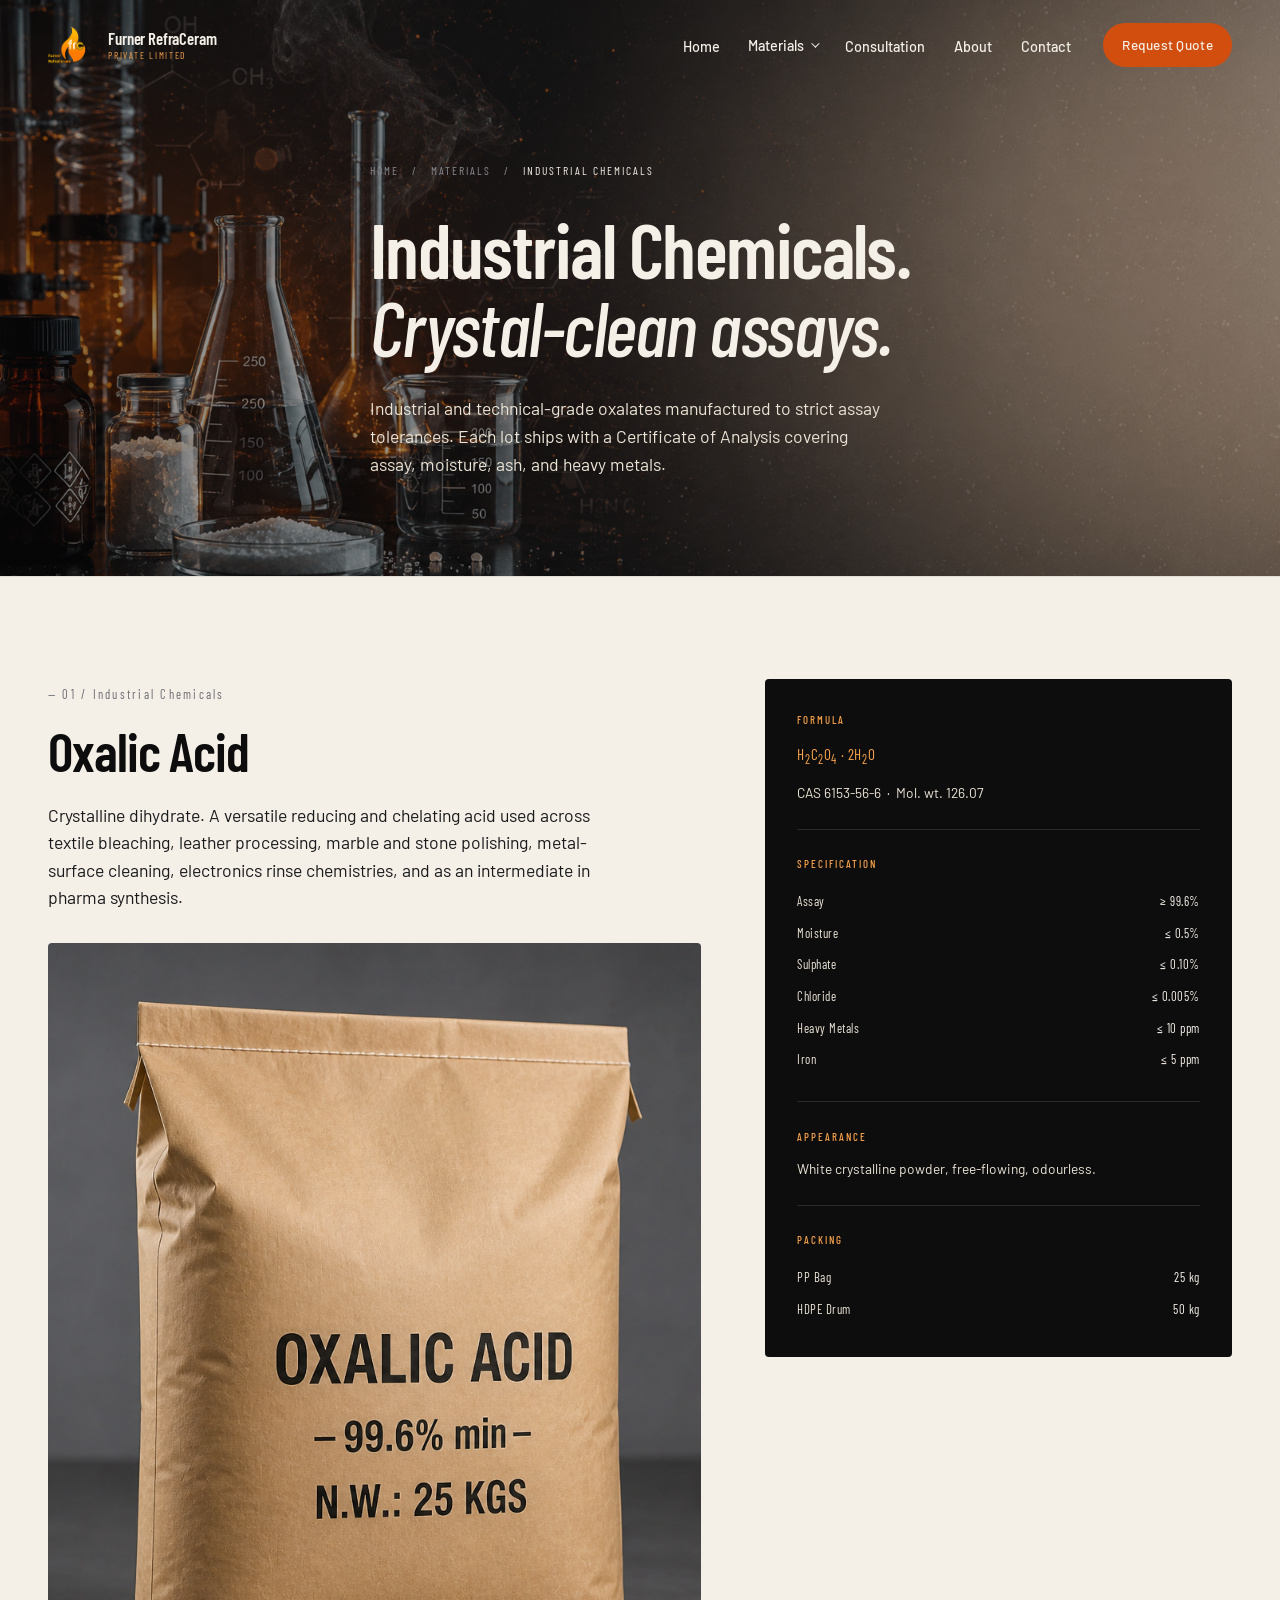
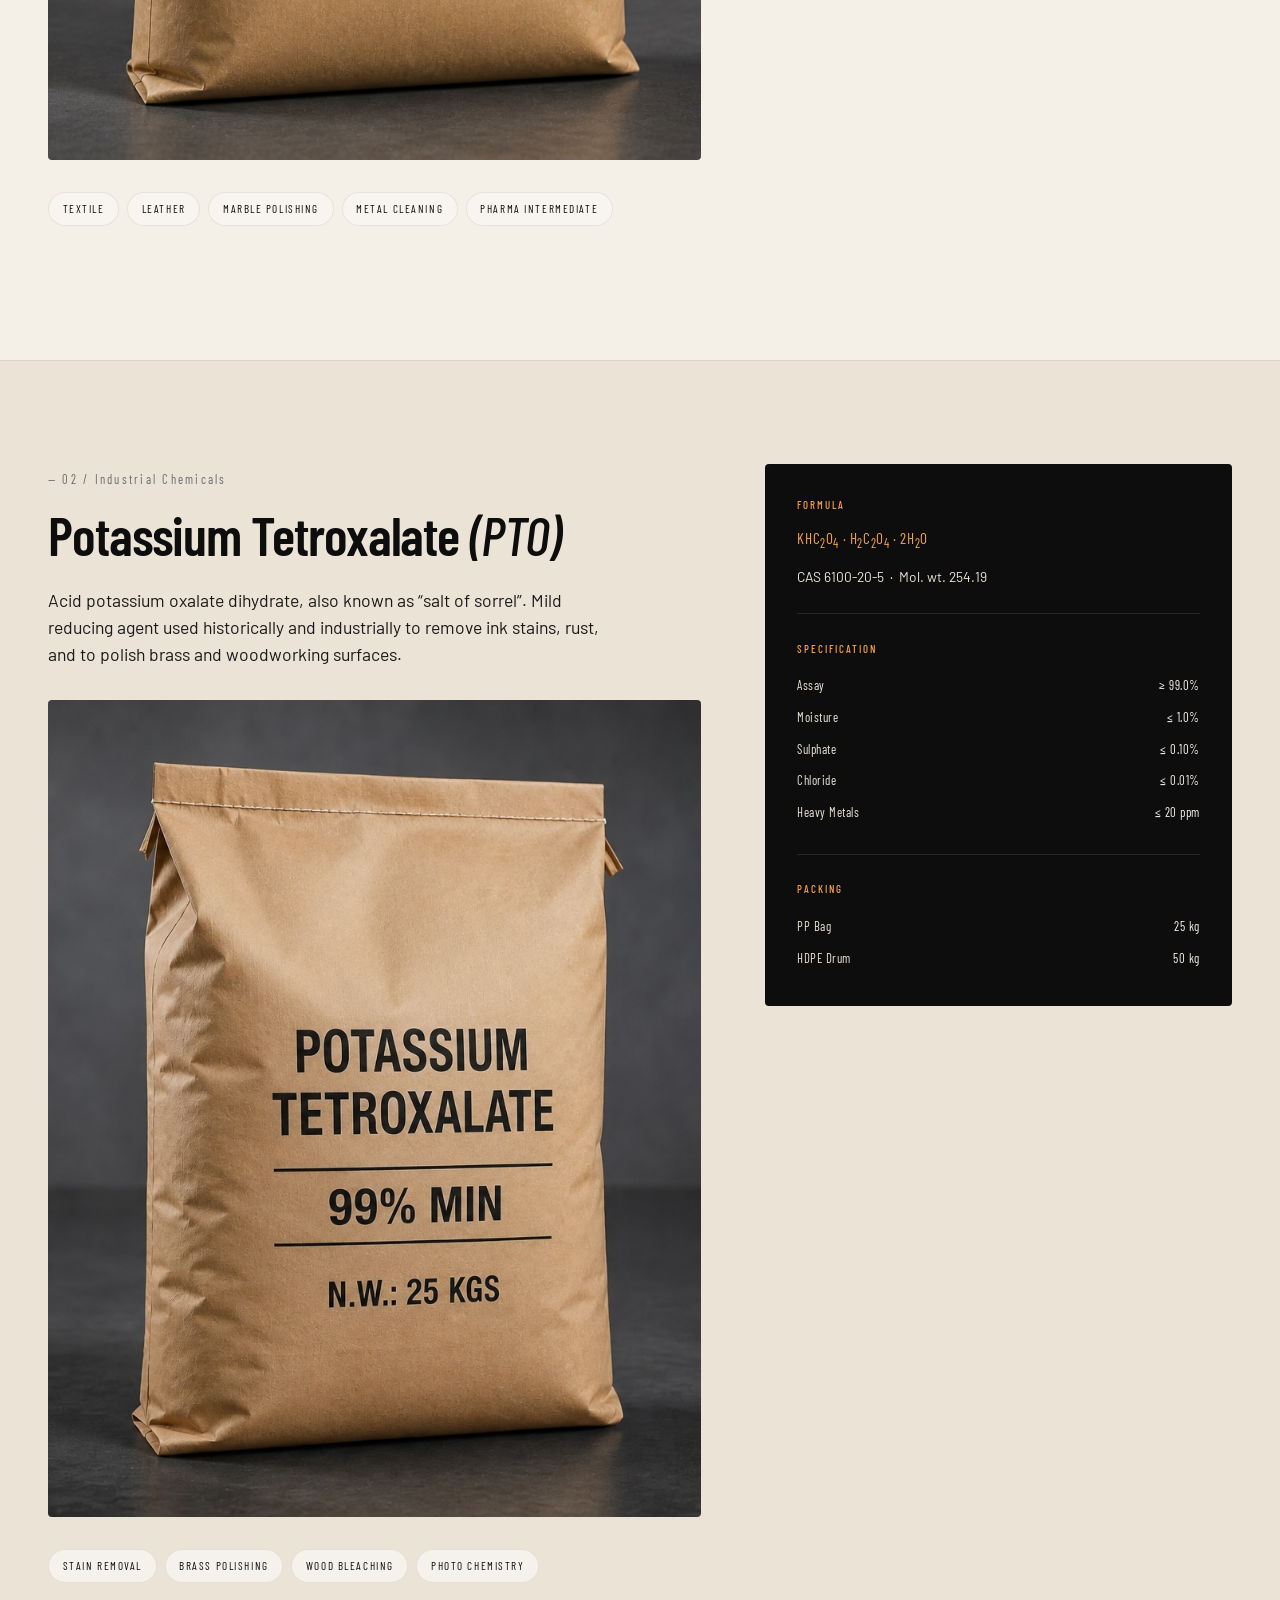
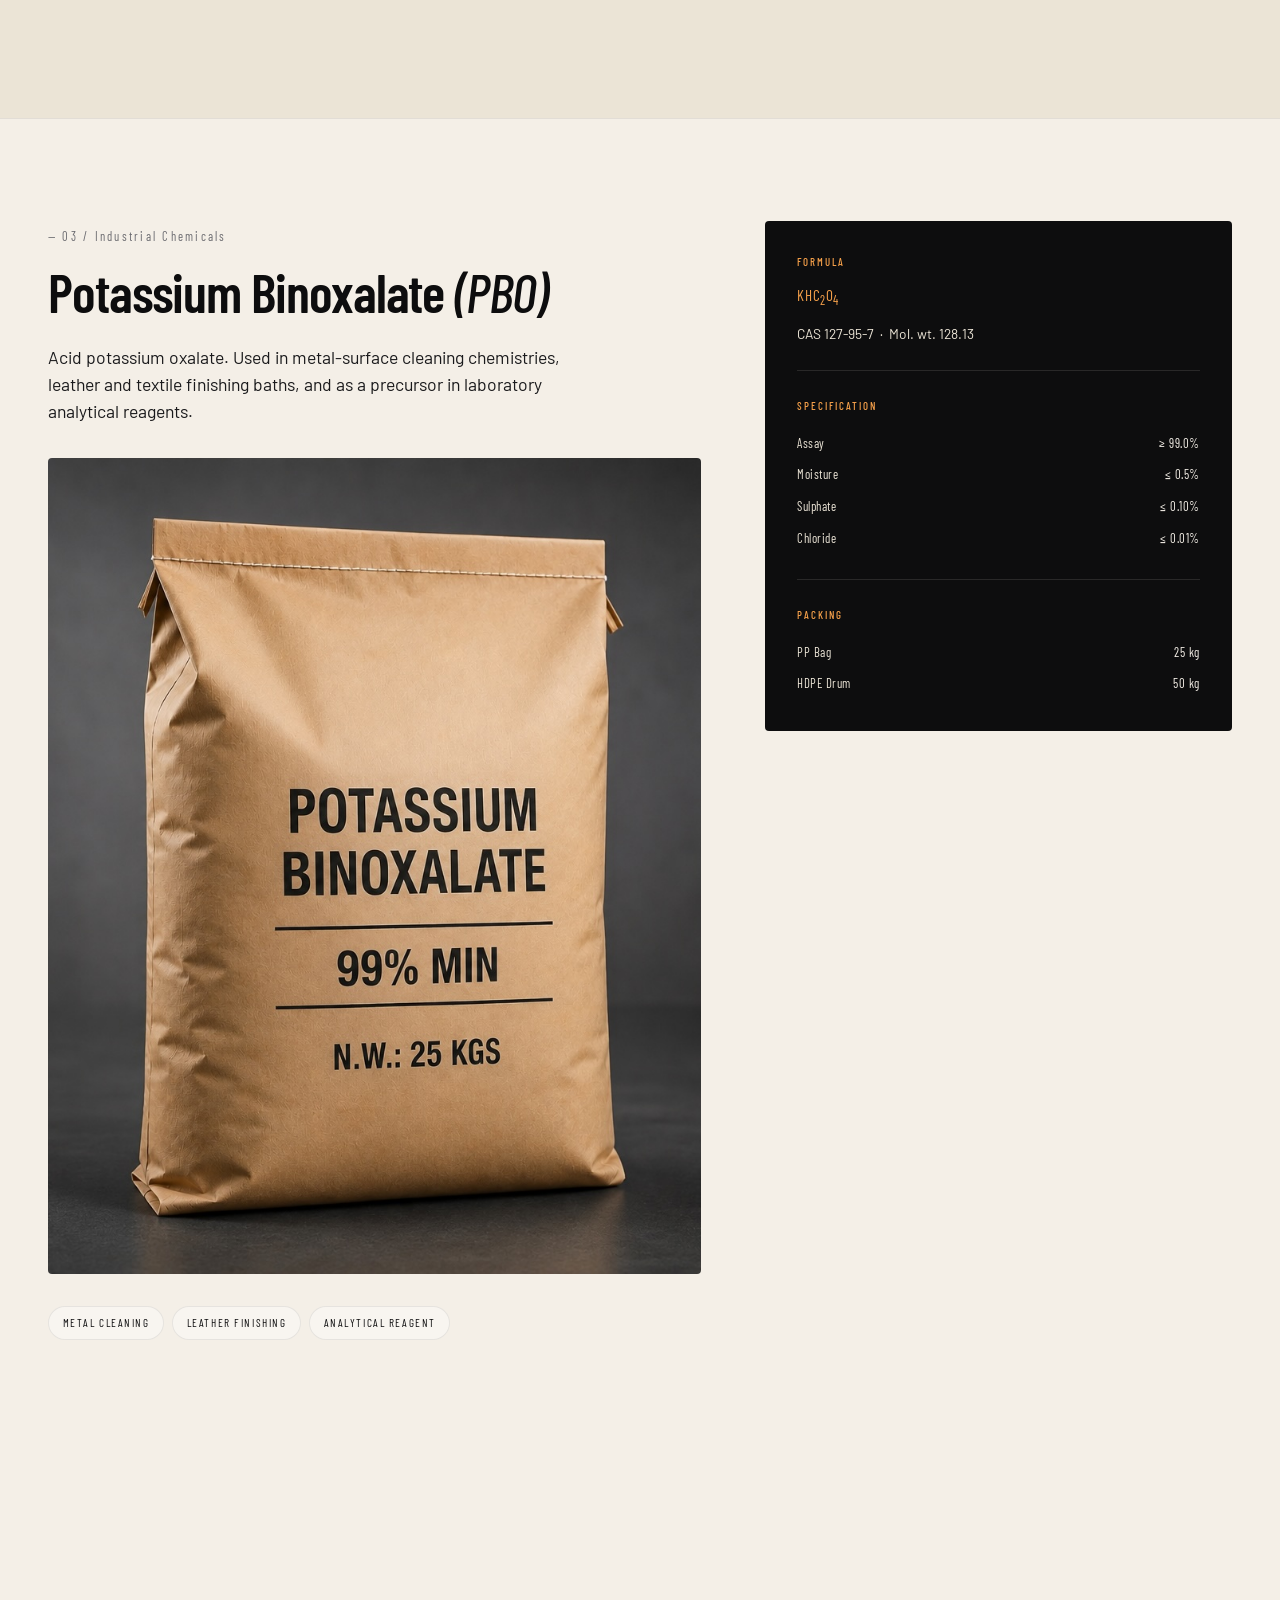
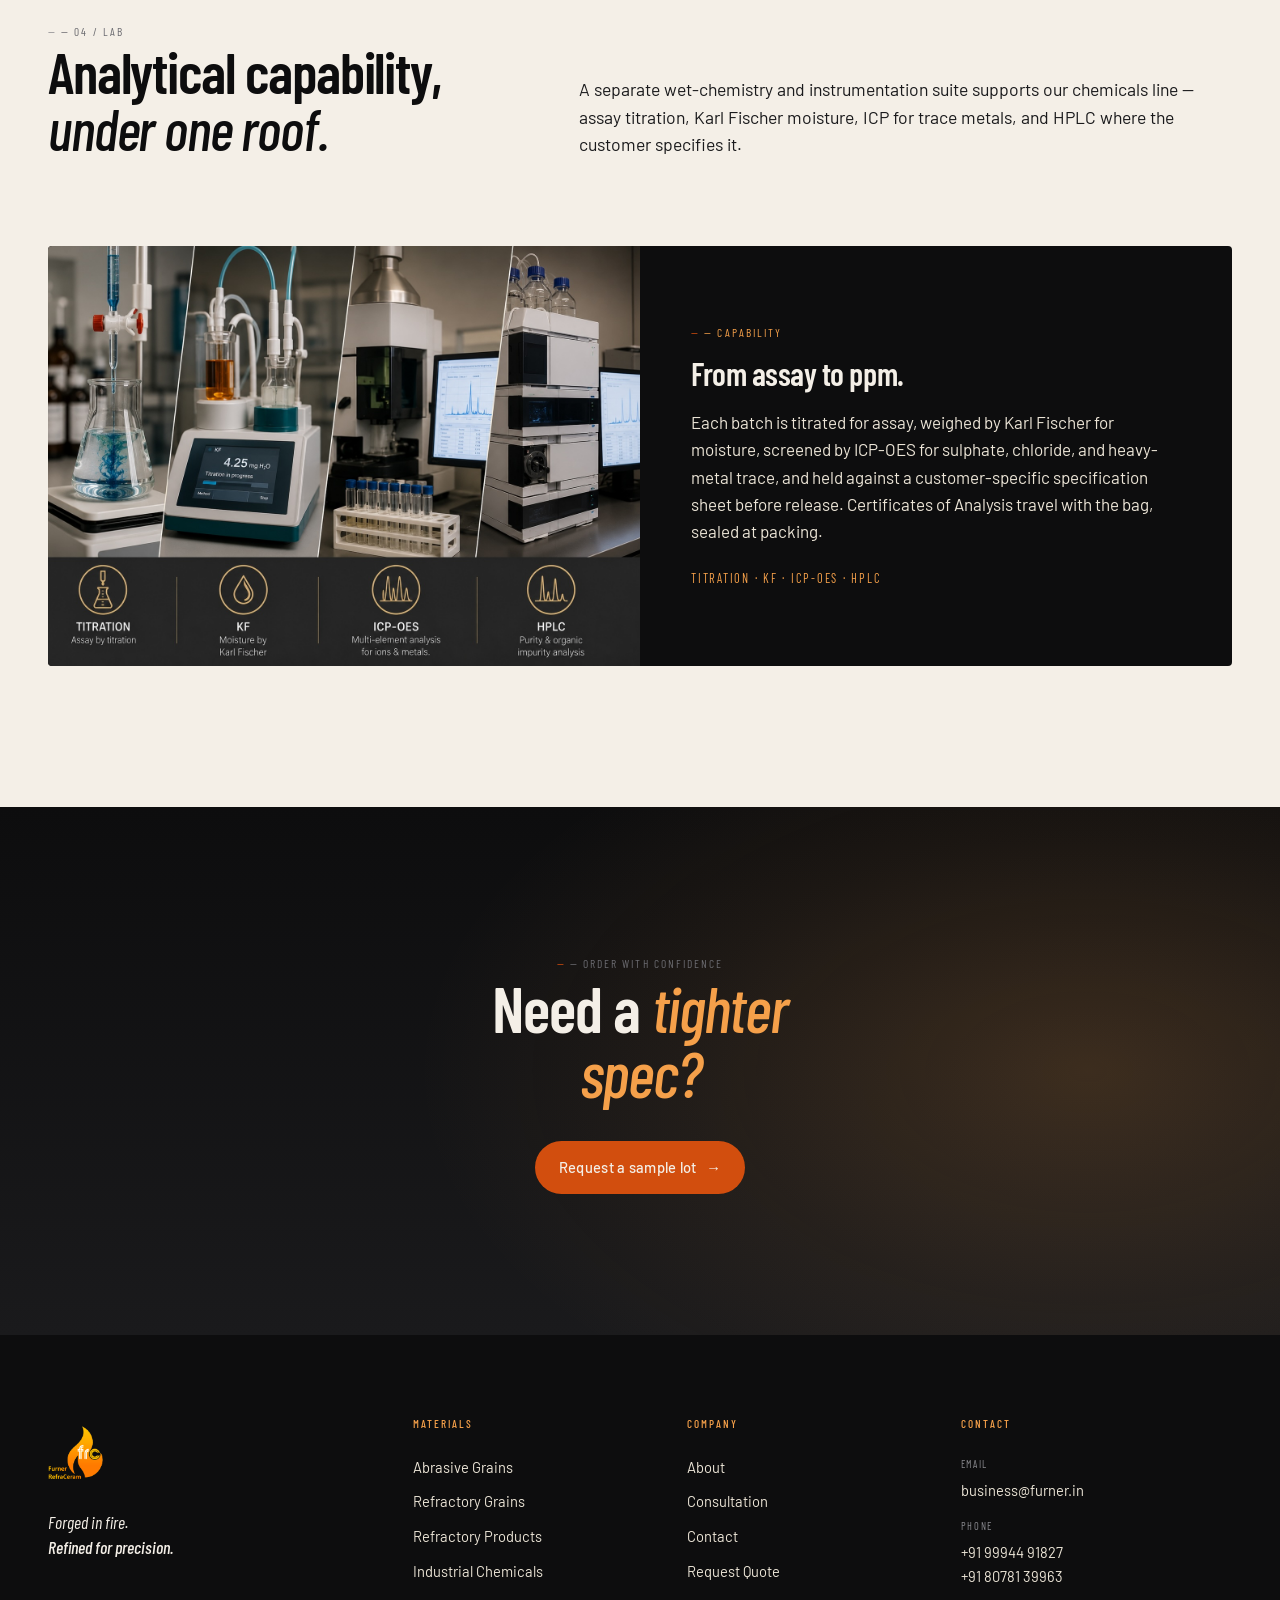
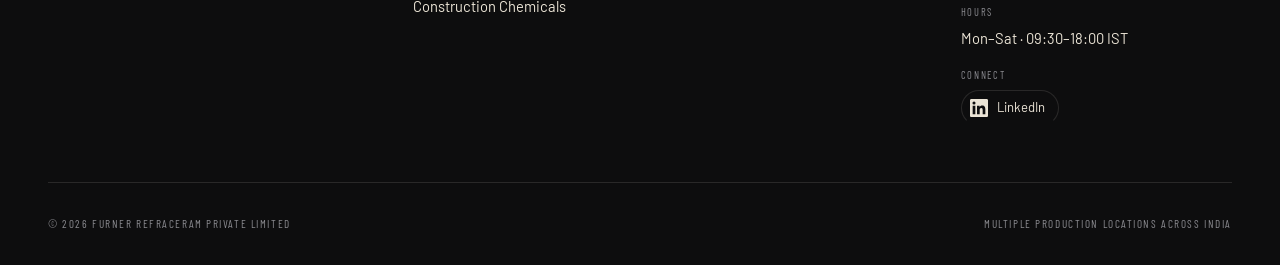
<file: chemicals.html>
<!doctype html>
<html lang="en">
<head>
  <meta charset="utf-8" />
  <meta name="viewport" content="width=device-width, initial-scale=1" />
  <title>Industrial Chemicals — Furner RefraCeram</title>
  <meta name="description" content="Oxalic acid, potassium tetroxalate, and potassium binoxalate. Industrial and technical grades for textile, leather, marble polishing, metal cleaning, and pharma." />
  <meta name="theme-color" content="#0d0d0e" />
  <meta property="og:title" content="Industrial Chemicals — Furner RefraCeram" />
  <meta property="og:description" content="Oxalic acid, potassium tetroxalate, and potassium binoxalate. Industrial and technical grades for textile, leather, marble polishing, metal cleaning, and pharma." />
  <meta property="og:image" content="assets/img/og-image.jpg" />
  <meta property="og:type" content="website" />
  <meta name="twitter:card" content="summary_large_image" />


  <link rel="icon" href="assets/favicon.ico" />
  <link rel="icon" type="image/png" sizes="32x32" href="assets/favicon-32.png" />
  <link rel="icon" type="image/png" sizes="16x16" href="assets/favicon-16.png" />
  <link rel="apple-touch-icon" href="assets/favicon-64.png" />

  <link rel="preconnect" href="https://fonts.googleapis.com" />
  <link rel="preconnect" href="https://fonts.gstatic.com" crossorigin />
  <link href="https://fonts.googleapis.com/css2?family=Barlow:wght@300;400;500;600;700&family=Barlow+Condensed:wght@500;600;700;800&display=swap" rel="stylesheet" />

  <link rel="stylesheet" href="assets/styles.css" />
</head>
<body>

<a href="#main" class="skip-link">Skip to content</a>

<header class="nav" data-nav>
  <div class="wrap nav__inner">
    <a href="index.html" class="nav__logo" aria-label="Furner RefraCeram — Home">
      <img src="assets/logo.png" alt="Furner RefraCeram" />
      <span class="nav__logo-text">Furner RefraCeram<small>Private Limited</small></span>
    </a>
    <nav class="nav__menu" aria-label="Primary">
      <ul class="nav__links">
        <li><a class="nav__link" href="index.html" data-nav-link title="Home">Home</a></li>
        <li class="nav__dropdown" data-dropdown>
          <button class="nav__dropdown-toggle" data-dropdown-toggle aria-haspopup="true" aria-expanded="false" data-nav-link>Materials</button>
          <div class="nav__dropdown-panel" role="menu">
            <a class="nav__dropdown-link" href="abrasives.html" role="menuitem"><span>Abrasive Grains</span><span>09</span></a>
            <a class="nav__dropdown-link" href="refractory.html" role="menuitem"><span>Refractory Grains</span><span>04</span></a>
            <a class="nav__dropdown-link" href="refractory-products.html" role="menuitem"><span>Refractory Products</span><span>08</span></a>
            <a class="nav__dropdown-link" href="chemicals.html" role="menuitem"><span>Industrial Chemicals</span><span>03</span></a>
            <a class="nav__dropdown-link" href="paver-chemco.html" role="menuitem"><span>Construction Chemicals</span><span>06</span></a>
          </div>
        </li>
        <li><a class="nav__link" href="consultation.html" data-nav-link>Consultation</a></li>
        <li><a class="nav__link" href="about.html" data-nav-link>About</a></li>
        <li><a class="nav__link" href="contact.html" data-nav-link>Contact</a></li>
      </ul>
      <a href="contact.html" class="btn btn--ember nav__cta">Request Quote</a>
    </nav>
    <button class="nav__burger" data-burger aria-label="Open menu" aria-expanded="false" aria-controls="mobile-menu">
      <span></span><span></span><span></span>
    </button>
  </div>
</header>

<div class="mobile-menu" id="mobile-menu" data-mobile-menu>
  <div class="wrap">
    <div class="mobile-menu__group">
      <span class="eyebrow">— Materials</span>
      <a class="mobile-menu__sub" href="abrasives.html">Abrasive Grains</a>
      <a class="mobile-menu__sub" href="refractory.html">Refractory Grains</a>
      <a class="mobile-menu__sub" href="refractory-products.html">Refractory Products</a>
      <a class="mobile-menu__sub" href="chemicals.html">Industrial Chemicals</a>
      <a class="mobile-menu__sub" href="paver-chemco.html">Construction Chemicals</a>
    </div>
    <div class="mobile-menu__group">
      <a class="mobile-menu__link" href="index.html">Home</a>
      <a class="mobile-menu__link" href="consultation.html">Consultation</a>
      <a class="mobile-menu__link" href="about.html">About</a>
      <a class="mobile-menu__link" href="contact.html">Contact</a>
    </div>
    <a href="contact.html" class="btn btn--ember mobile-menu__cta">Request Quote →</a>
  </div>
</div>

<main id="main">

<!-- ======================== PAGE HERO ======================== -->
<section class="page-hero page-hero--overlay-45">
  <div class="page-hero__bg" style="background-image: url('assets/img/texture-chemicals.jpg');" aria-hidden="true"></div>
  <div class="sparks" data-sparks aria-hidden="true"></div>
  <div class="wrap page-hero__inner">
    <div class="page-hero__crumb">
      <a href="index.html">Home</a><span>/</span><a href="index.html#products">Materials</a><span>/</span><span style="color: var(--paper);">Industrial Chemicals</span>
    </div>
    <h1 class="page-hero__title">Industrial Chemicals.<br/><em>Crystal-clean assays.</em></h1>
    <p class="page-hero__lede">Industrial and technical-grade oxalates manufactured to strict assay tolerances. Each lot ships with a Certificate of Analysis covering assay, moisture, ash, and heavy metals.</p>
  </div>
</section>

<!-- ======================== 01. OXALIC ACID ======================== -->
<section class="product-section" id="oxalic-acid">
  <div class="wrap product-section__inner">
    <div data-reveal>
      <span class="product-detail__num">— 01 / Industrial Chemicals</span>
      <h2 class="product-detail__title">Oxalic Acid</h2>
      <p class="product-detail__lede">Crystalline dihydrate. A versatile reducing and chelating acid used across textile bleaching, leather processing, marble and stone polishing, metal-surface cleaning, electronics rinse chemistries, and as an intermediate in pharma synthesis.</p>
      <div class="product-detail__img">
        <img loading="lazy" src="assets/img/prod-oxalic-acid.png" alt="Pure white crystalline oxalic acid" />
      </div>
      <div class="tags">
        <span class="tag">Textile</span>
        <span class="tag">Leather</span>
        <span class="tag">Marble Polishing</span>
        <span class="tag">Metal Cleaning</span>
        <span class="tag">Pharma Intermediate</span>
      </div>
    </div>
    <aside class="spec">
      <h4>Formula</h4>
      <span class="formula">H<sub>2</sub>C<sub>2</sub>O<sub>4</sub> · 2H<sub>2</sub>O</span>
      <p>CAS 6153-56-6 &nbsp;·&nbsp; Mol. wt. 126.07</p>
      <h4>Specification</h4>
      <ul>
        <li><span>Assay</span><span>≥ 99.6%</span></li>
        <li><span>Moisture</span><span>≤ 0.5%</span></li>
        <li><span>Sulphate</span><span>≤ 0.10%</span></li>
        <li><span>Chloride</span><span>≤ 0.005%</span></li>
        <li><span>Heavy Metals</span><span>≤ 10 ppm</span></li>
        <li><span>Iron</span><span>≤ 5 ppm</span></li>
      </ul>
      <h4>Appearance</h4>
      <p>White crystalline powder, free-flowing, odourless.</p>
      <h4>Packing</h4>
      <ul>
        <li><span>PP Bag</span><span>25 kg</span></li>
        <li><span>HDPE Drum</span><span>50 kg</span></li>
      </ul>
    </aside>
  </div>
</section>

<!-- ======================== 02. POTASSIUM TETROXALATE ======================== -->
<section class="product-section product-section--cream" id="potassium-tetroxalate">
  <div class="wrap product-section__inner">
    <div data-reveal>
      <span class="product-detail__num">— 02 / Industrial Chemicals</span>
      <h2 class="product-detail__title">Potassium Tetroxalate <em>(PTO)</em></h2>
      <p class="product-detail__lede">Acid potassium oxalate dihydrate, also known as &ldquo;salt of sorrel&rdquo;. Mild reducing agent used historically and industrially to remove ink stains, rust, and to polish brass and woodworking surfaces.</p>
      <div class="product-detail__img">
        <img loading="lazy" src="assets/img/PotassiumTetroxalate.jpg" alt="White crystalline potassium tetroxalate powder" />
      </div>
      <div class="tags">
        <span class="tag">Stain Removal</span>
        <span class="tag">Brass Polishing</span>
        <span class="tag">Wood Bleaching</span>
        <span class="tag">Photo Chemistry</span>
      </div>
    </div>
    <aside class="spec">
      <h4>Formula</h4>
      <span class="formula">KHC<sub>2</sub>O<sub>4</sub> · H<sub>2</sub>C<sub>2</sub>O<sub>4</sub> · 2H<sub>2</sub>O</span>
      <p>CAS 6100-20-5 &nbsp;·&nbsp; Mol. wt. 254.19</p>
      <h4>Specification</h4>
      <ul>
        <li><span>Assay</span><span>≥ 99.0%</span></li>
        <li><span>Moisture</span><span>≤ 1.0%</span></li>
        <li><span>Sulphate</span><span>≤ 0.10%</span></li>
        <li><span>Chloride</span><span>≤ 0.01%</span></li>
        <li><span>Heavy Metals</span><span>≤ 20 ppm</span></li>
      </ul>
      <h4>Packing</h4>
      <ul>
        <li><span>PP Bag</span><span>25 kg</span></li>
        <li><span>HDPE Drum</span><span>50 kg</span></li>
      </ul>
    </aside>
  </div>
</section>

<!-- ======================== 03. POTASSIUM BINOXALATE ======================== -->
<section class="product-section" id="potassium-binoxalate">
  <div class="wrap product-section__inner">
    <div data-reveal>
      <span class="product-detail__num">— 03 / Industrial Chemicals</span>
      <h2 class="product-detail__title">Potassium Binoxalate <em>(PBO)</em></h2>
      <p class="product-detail__lede">Acid potassium oxalate. Used in metal-surface cleaning chemistries, leather and textile finishing baths, and as a precursor in laboratory analytical reagents.</p>
      <div class="product-detail__img">
        <img loading="lazy" src="assets/img/PotassiumBinoxalate.jpg" alt="White crystalline potassium binoxalate powder" />
      </div>
      <div class="tags">
        <span class="tag">Metal Cleaning</span>
        <span class="tag">Leather Finishing</span>
        <span class="tag">Analytical Reagent</span>
      </div>
    </div>
    <aside class="spec">
      <h4>Formula</h4>
      <span class="formula">KHC<sub>2</sub>O<sub>4</sub></span>
      <p>CAS 127-95-7 &nbsp;·&nbsp; Mol. wt. 128.13</p>
      <h4>Specification</h4>
      <ul>
        <li><span>Assay</span><span>≥ 99.0%</span></li>
        <li><span>Moisture</span><span>≤ 0.5%</span></li>
        <li><span>Sulphate</span><span>≤ 0.10%</span></li>
        <li><span>Chloride</span><span>≤ 0.01%</span></li>
      </ul>
      <h4>Packing</h4>
      <ul>
        <li><span>PP Bag</span><span>25 kg</span></li>
        <li><span>HDPE Drum</span><span>50 kg</span></li>
      </ul>
    </aside>
  </div>
</section>

<!-- ======================== LAB STRIP ======================== -->
<section class="section">
  <div class="wrap">
    <div class="section-head">
      <div data-reveal>
        <span class="eyebrow">— 04 / Lab</span>
        <h2>Analytical capability, <em>under one roof.</em></h2>
      </div>
      <p data-reveal data-reveal-delay="1">A separate wet-chemistry and instrumentation suite supports our chemicals line — assay titration, Karl Fischer moisture, ICP for trace metals, and HPLC where the customer specifies it.</p>
    </div>
    <div class="lab-strip" data-reveal>
      <div class="lab-strip__img" style="background-image: url('assets/img/lab-qc.jpg');" role="img" aria-label="Laboratory bench with analytical instruments"></div>
      <div class="lab-strip__copy">
        <div class="sparks" data-sparks aria-hidden="true"></div>
        <span class="eyebrow" style="color: var(--ember-glow);">— Capability</span>
        <h3 class="mt-1">From assay to ppm.</h3>
        <p>Each batch is titrated for assay, weighed by Karl Fischer for moisture, screened by ICP-OES for sulphate, chloride, and heavy-metal trace, and held against a customer-specific specification sheet before release. Certificates of Analysis travel with the bag, sealed at packing.</p>
        <p style="font-family: var(--font-mono); font-size: 0.78rem; letter-spacing: 0.14em; text-transform: uppercase; color: var(--ember-glow); margin-top: 1.5rem;">TITRATION · KF · ICP-OES · HPLC</p>
      </div>
    </div>
  </div>
</section>

<!-- ======================== CTA STRIP ======================== -->
<section class="section--dark">
  <div class="sparks" data-sparks aria-hidden="true"></div>
  <div class="cta-strip" data-reveal>
    <span class="eyebrow">— Order with confidence</span>
    <h2 class="mt-1">Need a <em>tighter spec?</em></h2>
    <a href="contact.html" class="btn btn--ember">Request a sample lot <span class="arrow">→</span></a>
  </div>
</section>

</main>

<!-- ======================== FOOTER ======================== -->
<footer class="footer">
  <div class="wrap">
    <div class="footer__top">
      <div class="footer__brand">
        <img src="assets/logo.png" alt="Furner RefraCeram Private Limited" />
        <p class="footer__tagline">Forged in fire.<br/><em>Refined for precision.</em></p>
      </div>
      <div class="footer__col">
        <h4>Materials</h4>
        <ul>
          <li><a href="abrasives.html">Abrasive Grains</a></li>
          <li><a href="refractory.html">Refractory Grains</a></li>
          <li><a href="refractory-products.html">Refractory Products</a></li>
          <li><a href="chemicals.html">Industrial Chemicals</a></li>
          <li><a href="paver-chemco.html">Construction Chemicals</a></li>
        </ul>
      </div>
      <div class="footer__col">
        <h4>Company</h4>
        <ul>
          <li><a href="about.html">About</a></li>
          <li><a href="consultation.html">Consultation</a></li>
          <li><a href="contact.html">Contact</a></li>
          <li><a href="contact.html">Request Quote</a></li>
        </ul>
      </div>
      <div class="footer__col footer__contact">
        <h4>Contact</h4>
        <span class="label">Email</span>
        <a href="mailto:business@furner.in">business@furner.in</a>
        <span class="label">Phone</span>
        <a href="tel:+919994491827">+91 99944 91827</a><br/>
        <a href="tel:+918078139963">+91 80781 39963</a>
        <span class="label">Hours</span>
        Mon–Sat · 09:30–18:00 IST
        <span class="label">Connect</span>
        <a href="https://www.linkedin.com/company/furner-refraceram/" target="_blank" rel="noopener" aria-label="Furner RefraCeram on LinkedIn" class="footer__social">
          <svg width="18" height="18" viewBox="0 0 24 24" fill="currentColor" aria-hidden="true"><path d="M20.45 20.45h-3.55v-5.57c0-1.33-.02-3.04-1.85-3.04-1.85 0-2.13 1.45-2.13 2.95v5.66H9.36V9h3.41v1.56h.05c.47-.9 1.63-1.85 3.36-1.85 3.6 0 4.27 2.37 4.27 5.45v6.29zM5.34 7.43a2.06 2.06 0 11.001-4.121 2.06 2.06 0 01-.001 4.121zM7.12 20.45H3.56V9h3.56v11.45zM22.22 0H1.77C.79 0 0 .77 0 1.72v20.56C0 23.23.79 24 1.77 24h20.45C23.2 24 24 23.23 24 22.28V1.72C24 .77 23.2 0 22.22 0z"/></svg>
          <span>LinkedIn</span>
        </a>
      </div>
    </div>
    <div class="footer__bottom">
      <span>© <span data-year>2026</span> Furner RefraCeram Private Limited</span>
      <span>Multiple production locations across India</span>
    </div>
  </div>
</footer>

<script src="assets/main.js"></script>
</body>
</html>
</file>
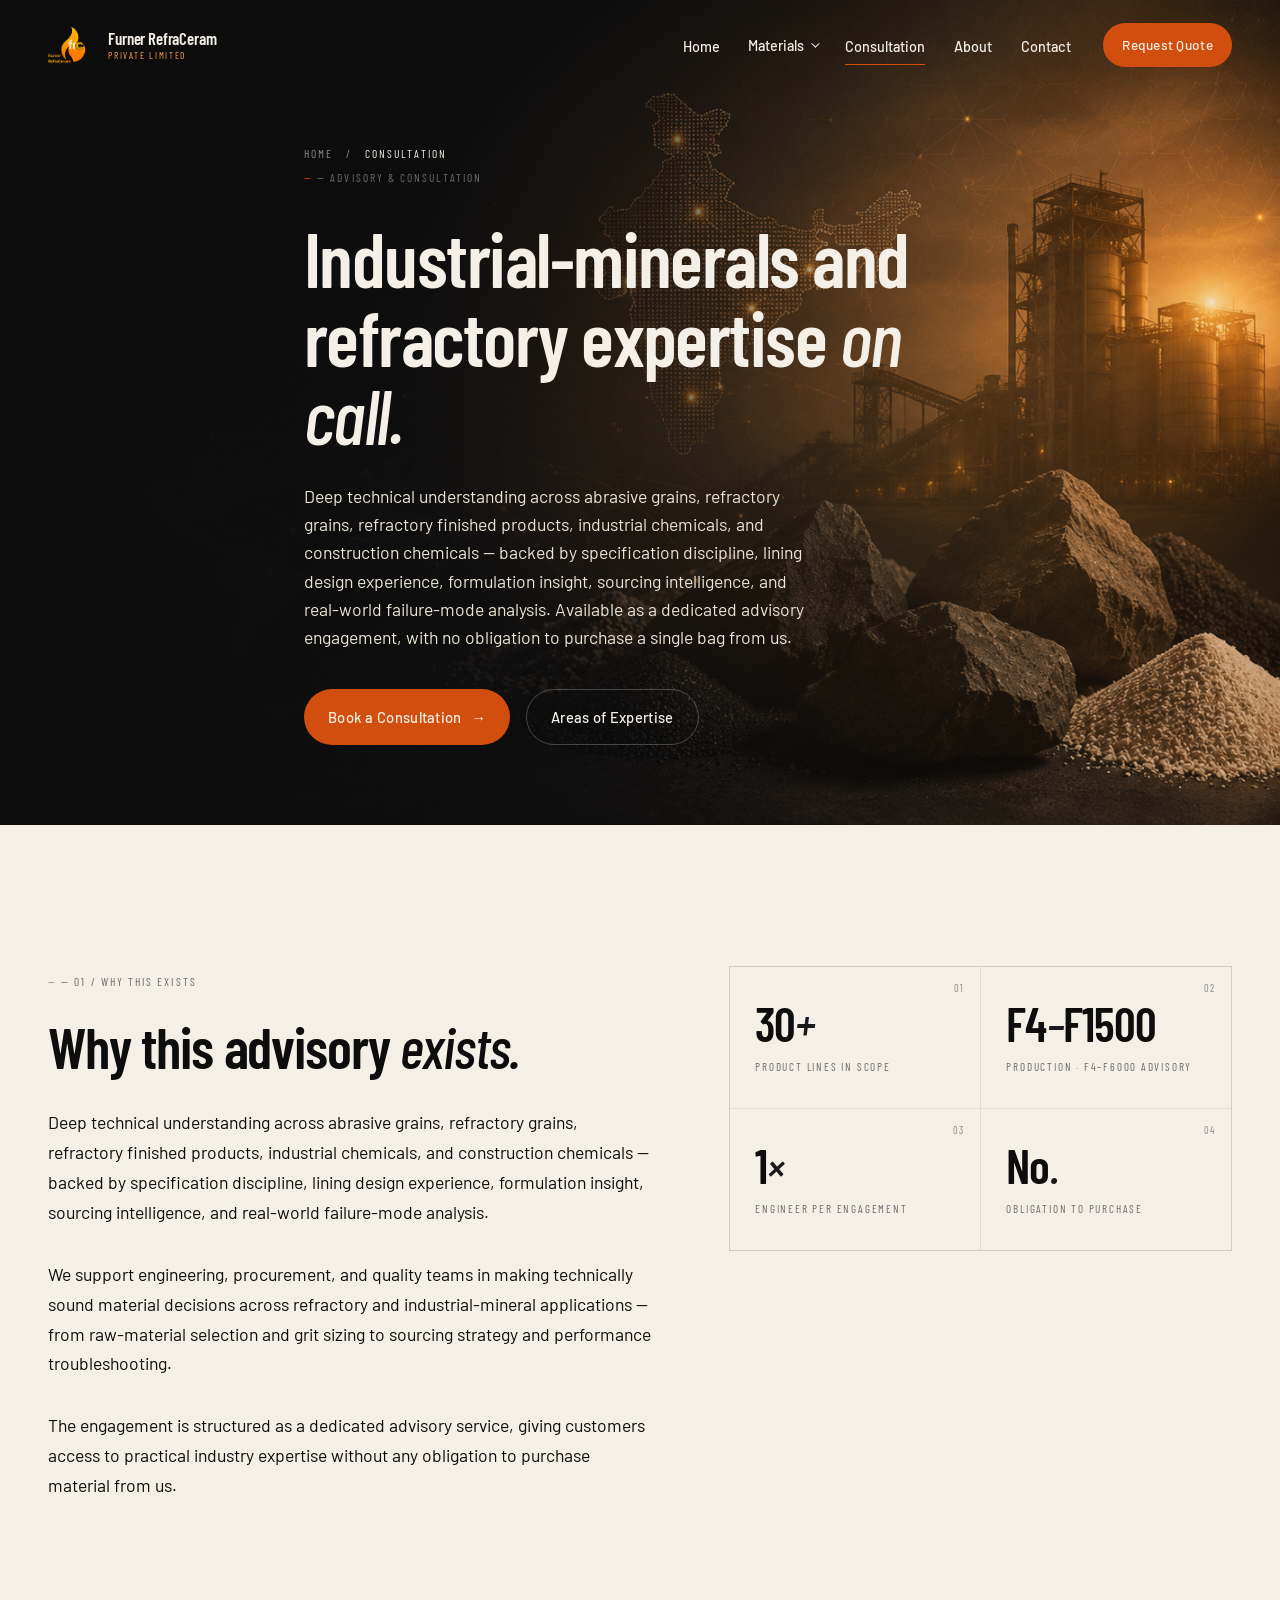
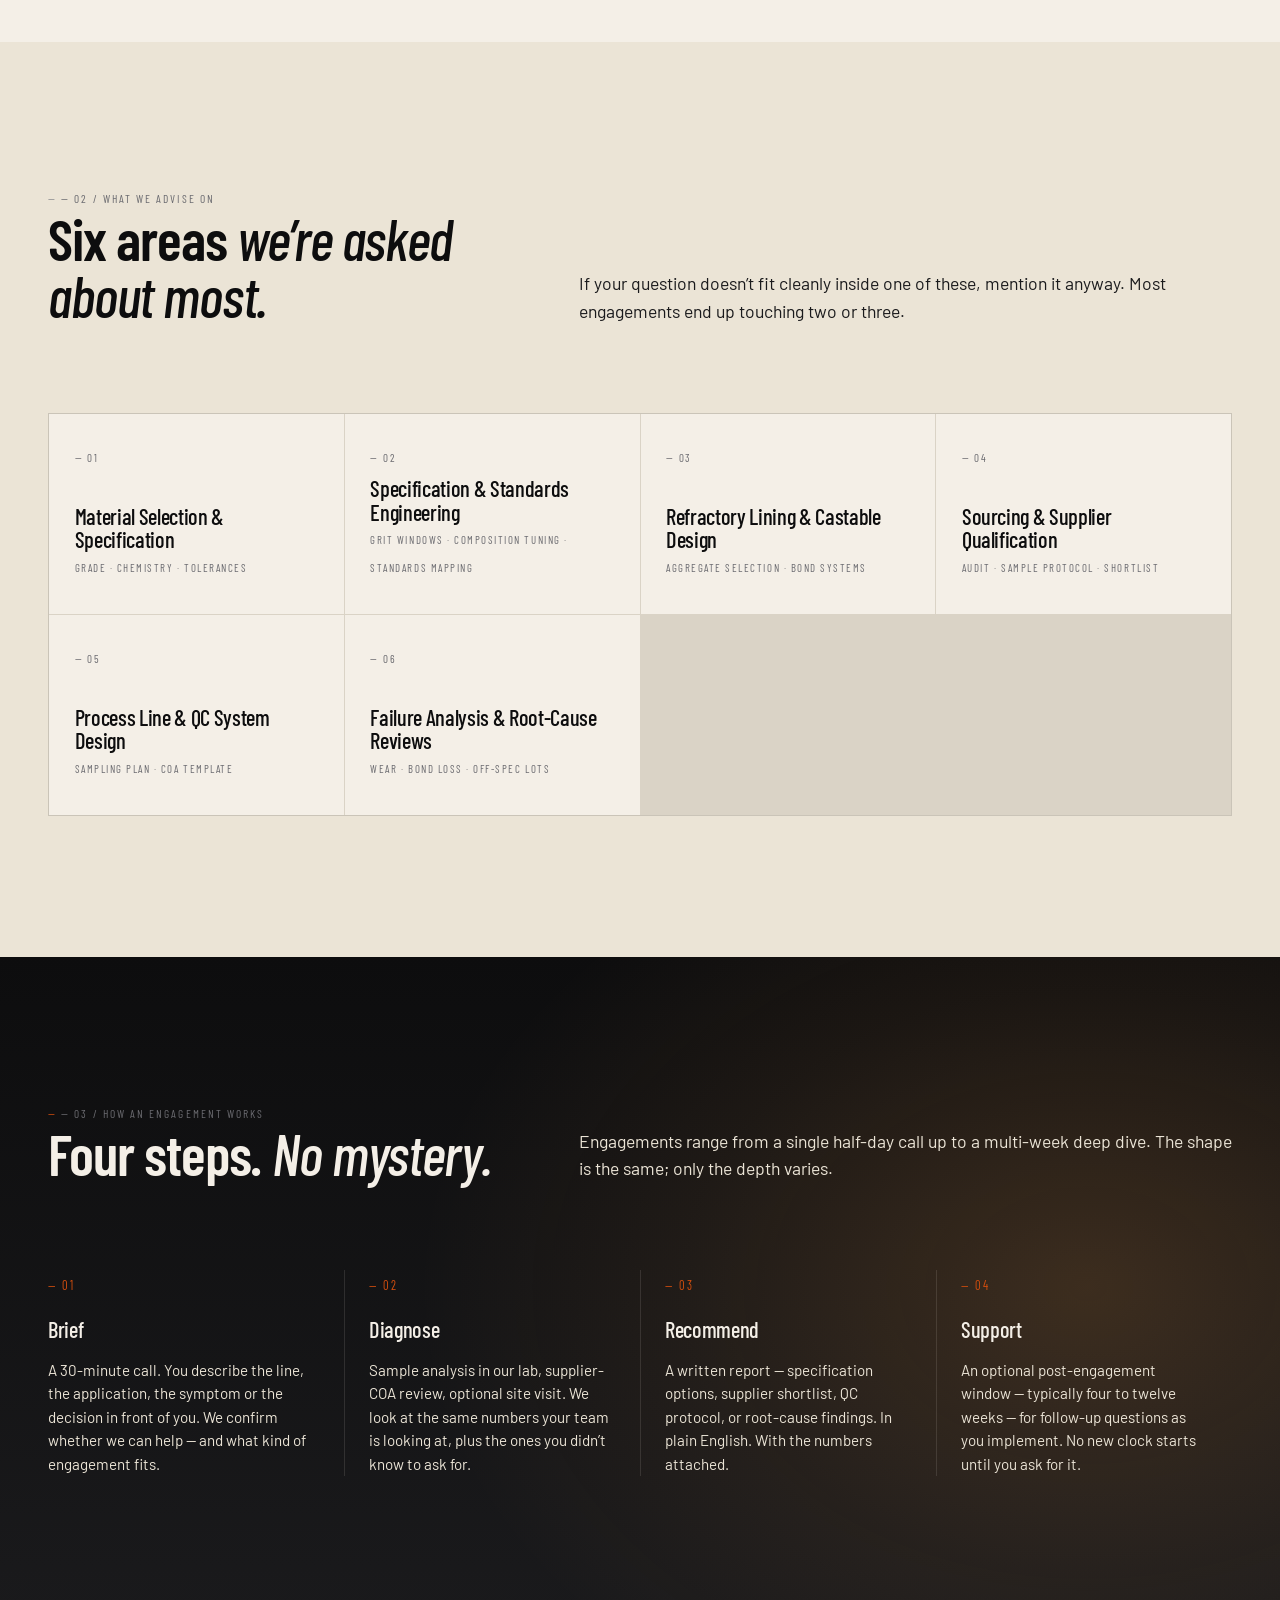
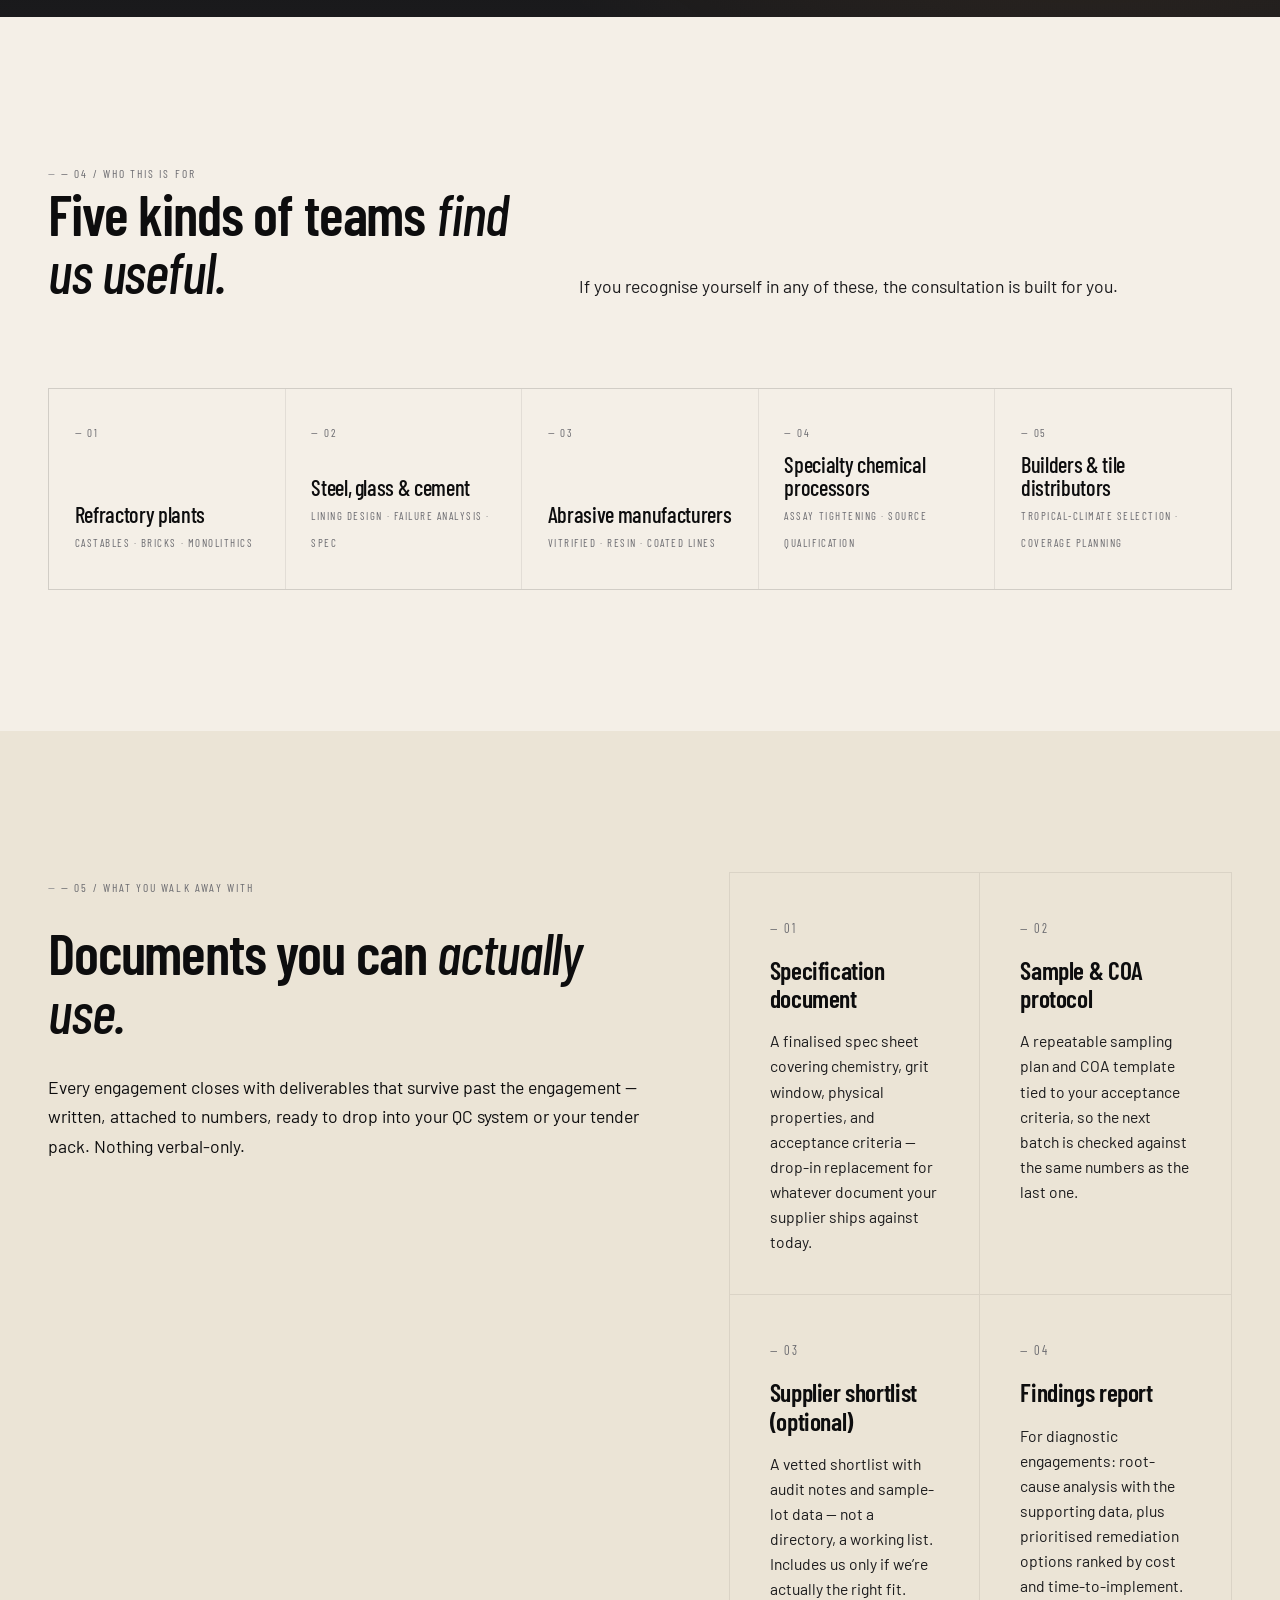
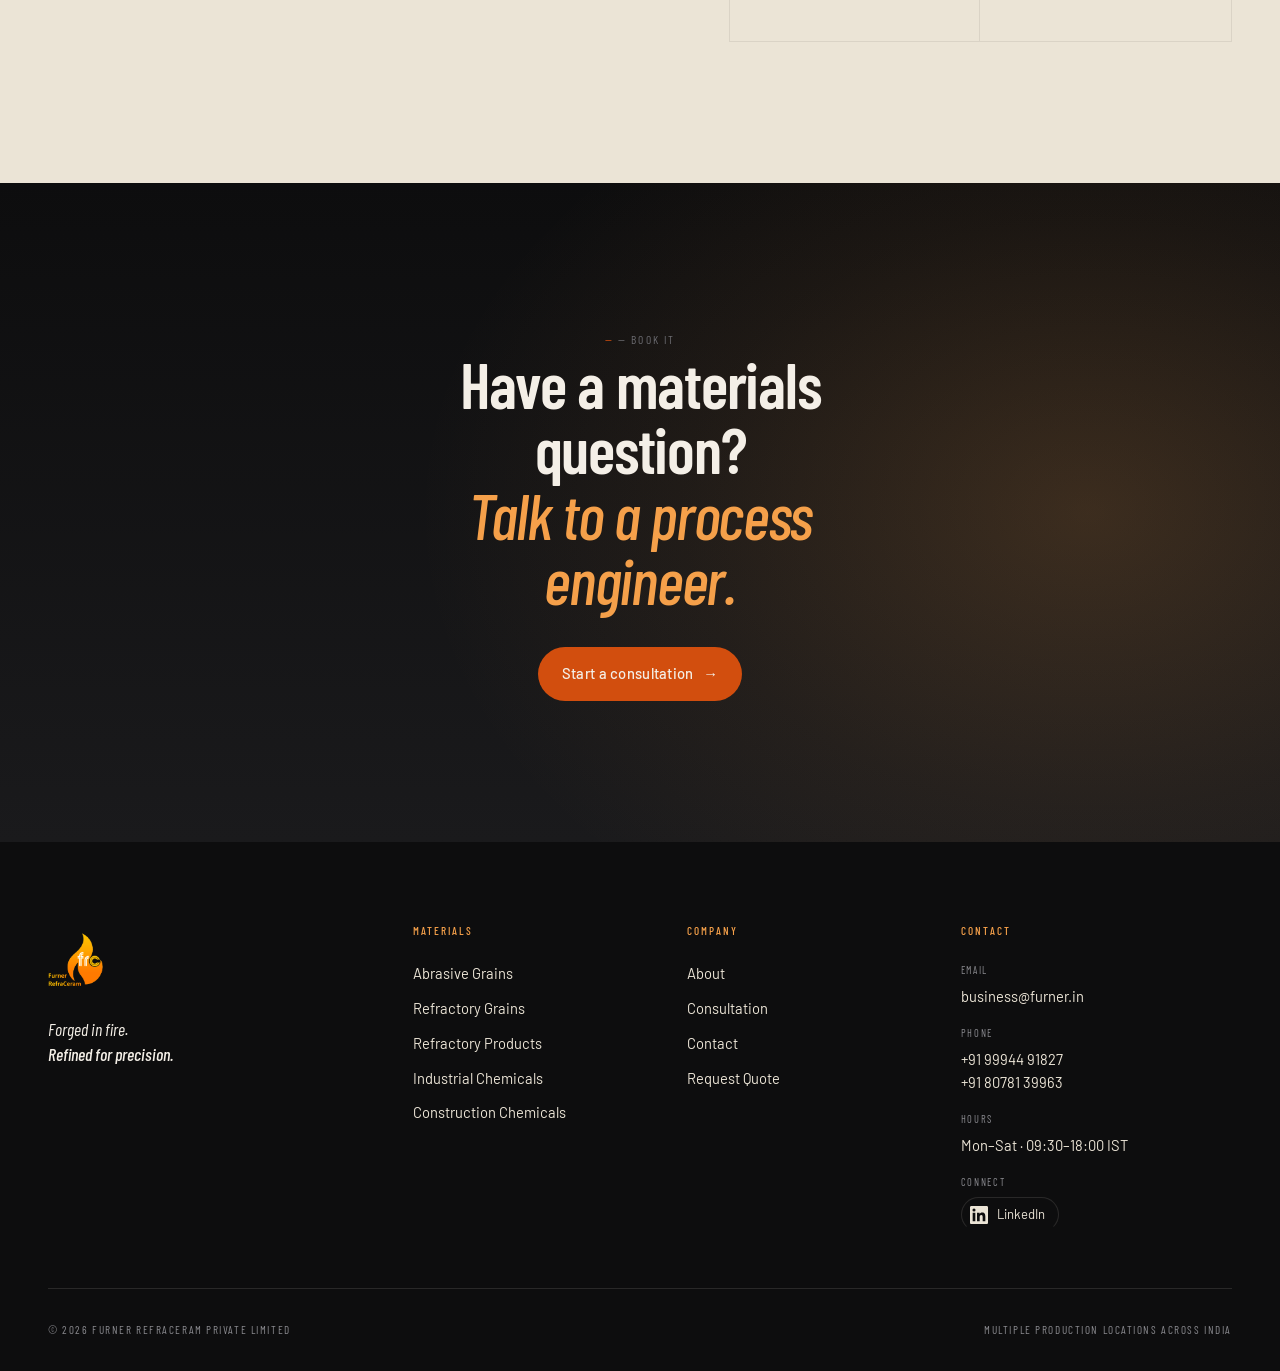
<file: consultation.html>
<!doctype html>
<html lang="en">
<head>
  <meta charset="utf-8" />
  <meta name="viewport" content="width=device-width, initial-scale=1" />
  <title>Consultation — Industrial Minerals Advisory · Furner RefraCeram</title>
  <meta name="description" content="Industrial-minerals advisory and consultation from Furner RefraCeram. Specification, sourcing, refractory lining design, QC system design, and failure-mode analysis from a dedicated process engineer." />
  <meta name="theme-color" content="#0d0d0e" />
  <meta property="og:title" content="Consultation — Industrial Minerals Advisory · Furner RefraCeram" />
  <meta property="og:description" content="Industrial-minerals advisory and consultation from Furner RefraCeram. Specification, sourcing, refractory lining design, QC system design, and failure-mode analysis from a dedicated process engineer." />
  <meta property="og:image" content="assets/img/og-image.jpg" />
  <meta property="og:type" content="website" />
  <meta name="twitter:card" content="summary_large_image" />


  <link rel="icon" href="assets/favicon.ico" />
  <link rel="icon" type="image/png" sizes="32x32" href="assets/favicon-32.png" />
  <link rel="icon" type="image/png" sizes="16x16" href="assets/favicon-16.png" />
  <link rel="apple-touch-icon" href="assets/favicon-64.png" />

  <link rel="preconnect" href="https://fonts.googleapis.com" />
  <link rel="preconnect" href="https://fonts.gstatic.com" crossorigin />
  <link href="https://fonts.googleapis.com/css2?family=Barlow:wght@300;400;500;600;700&family=Barlow+Condensed:wght@500;600;700;800&display=swap" rel="stylesheet" />

  <link rel="stylesheet" href="assets/styles.css" />
</head>
<body>

<a href="#main" class="skip-link">Skip to content</a>

<header class="nav" data-nav>
  <div class="wrap nav__inner">
    <a href="index.html" class="nav__logo" aria-label="Furner RefraCeram — Home">
      <img src="assets/logo.png" alt="Furner RefraCeram" />
      <span class="nav__logo-text">Furner RefraCeram<small>Private Limited</small></span>
    </a>
    <nav class="nav__menu" aria-label="Primary">
      <ul class="nav__links">
        <li><a class="nav__link" href="index.html" data-nav-link title="Home">Home</a></li>
        <li class="nav__dropdown" data-dropdown>
          <button class="nav__dropdown-toggle" data-dropdown-toggle aria-haspopup="true" aria-expanded="false" data-nav-link>Materials</button>
          <div class="nav__dropdown-panel" role="menu">
            <a class="nav__dropdown-link" href="abrasives.html" role="menuitem"><span>Abrasive Grains</span><span>09</span></a>
            <a class="nav__dropdown-link" href="refractory.html" role="menuitem"><span>Refractory Grains</span><span>04</span></a>
            <a class="nav__dropdown-link" href="refractory-products.html" role="menuitem"><span>Refractory Products</span><span>08</span></a>
            <a class="nav__dropdown-link" href="chemicals.html" role="menuitem"><span>Industrial Chemicals</span><span>03</span></a>
            <a class="nav__dropdown-link" href="paver-chemco.html" role="menuitem"><span>Construction Chemicals</span><span>06</span></a>
          </div>
        </li>
        <li><a class="nav__link" href="consultation.html" data-nav-link>Consultation</a></li>
        <li><a class="nav__link" href="about.html" data-nav-link>About</a></li>
        <li><a class="nav__link" href="contact.html" data-nav-link>Contact</a></li>
      </ul>
      <a href="contact.html" class="btn btn--ember nav__cta">Request Quote</a>
    </nav>
    <button class="nav__burger" data-burger aria-label="Open menu" aria-expanded="false" aria-controls="mobile-menu">
      <span></span><span></span><span></span>
    </button>
  </div>
</header>

<div class="mobile-menu" id="mobile-menu" data-mobile-menu>
  <div class="wrap">
    <div class="mobile-menu__group">
      <span class="eyebrow">— Materials</span>
      <a class="mobile-menu__sub" href="abrasives.html">Abrasive Grains</a>
      <a class="mobile-menu__sub" href="refractory.html">Refractory Grains</a>
      <a class="mobile-menu__sub" href="refractory-products.html">Refractory Products</a>
      <a class="mobile-menu__sub" href="chemicals.html">Industrial Chemicals</a>
      <a class="mobile-menu__sub" href="paver-chemco.html">Construction Chemicals</a>
    </div>
    <div class="mobile-menu__group">
      <a class="mobile-menu__link" href="index.html">Home</a>
      <a class="mobile-menu__link" href="consultation.html">Consultation</a>
      <a class="mobile-menu__link" href="about.html">About</a>
      <a class="mobile-menu__link" href="contact.html">Contact</a>
    </div>
    <a href="contact.html" class="btn btn--ember mobile-menu__cta">Request Quote →</a>
  </div>
</div>

<main id="main">

<!-- ======================== PAGE HERO ======================== -->
<section class="page-hero">
  <div class="page-hero__bg" style="background-image: url('assets/img/consulatation.jpg');" aria-hidden="true"></div>
  <div class="sparks" data-sparks aria-hidden="true"></div>
  <div class="wrap page-hero__inner">
    <div class="page-hero__crumb">
      <a href="index.html">Home</a><span>/</span><span style="color: var(--paper);">Consultation</span>
    </div>
    <span class="eyebrow">— Advisory &amp; Consultation</span>
    <h1 class="page-hero__title">Industrial-minerals and refractory expertise <em>on call.</em></h1>
    <p class="page-hero__lede">Deep technical understanding across abrasive grains, refractory grains, refractory finished products, industrial chemicals, and construction chemicals — backed by specification discipline, lining design experience, formulation insight, sourcing intelligence, and real-world failure-mode analysis. Available as a dedicated advisory engagement, with no obligation to purchase a single bag from us.</p>
    <div class="hero__ctas">
      <a href="contact.html" class="btn btn--ember">Book a Consultation <span class="arrow">→</span></a>
      <a href="#expertise" class="btn btn--ghost">Areas of Expertise</a>
    </div>
  </div>
</section>

<!-- ======================== INTRO ======================== -->
<section class="section">
  <div class="wrap intro">
    <div class="intro__copy" data-reveal>
      <span class="eyebrow">— 01 / Why this exists</span>
      <h2>Why this advisory <em>exists.</em></h2>
      <p>Deep technical understanding across abrasive grains, refractory grains, refractory finished products, industrial chemicals, and construction chemicals — backed by specification discipline, lining design experience, formulation insight, sourcing intelligence, and real-world failure-mode analysis.</p>
      <p>We support engineering, procurement, and quality teams in making technically sound material decisions across refractory and industrial-mineral applications — from raw-material selection and grit sizing to sourcing strategy and performance troubleshooting.</p>
      <p>The engagement is structured as a dedicated advisory service, giving customers access to practical industry expertise without any obligation to purchase material from us.</p>
    </div>
    <div data-reveal data-reveal-delay="1">
      <div class="stats">
        <div class="stat" data-no="01">
          <span class="stat__num">30<em>+</em></span>
          <span class="stat__label">Product lines in scope</span>
        </div>
        <div class="stat" data-no="02">
          <span class="stat__num">F4<em>–</em>F1500</span>
          <span class="stat__label">Production · F4–F6000 Advisory</span>
        </div>
        <div class="stat" data-no="03">
          <span class="stat__num">1<em>×</em></span>
          <span class="stat__label">Engineer per engagement</span>
        </div>
        <div class="stat" data-no="04">
          <span class="stat__num">No<em>.</em></span>
          <span class="stat__label">Obligation to purchase</span>
        </div>
      </div>
    </div>
  </div>
</section>

<!-- ======================== EXPERTISE ======================== -->
<section class="section section--cream" id="expertise">
  <div class="wrap">
    <div class="section-head">
      <div data-reveal>
        <span class="eyebrow">— 02 / What we advise on</span>
        <h2>Six areas <em>we&rsquo;re asked about most.</em></h2>
      </div>
      <p data-reveal data-reveal-delay="1">If your question doesn&rsquo;t fit cleanly inside one of these, mention it anyway. Most engagements end up touching two or three.</p>
    </div>

    <div class="industries" data-reveal>
      <div class="industry">
        <span class="industry__num">— 01</span>
        <div>
          <div class="industry__name">Material Selection &amp; Specification</div>
          <span class="industry__hint">Grade · Chemistry · Tolerances</span>
        </div>
      </div>
      <div class="industry">
        <span class="industry__num">— 02</span>
        <div>
          <div class="industry__name">Specification &amp; Standards Engineering</div>
          <span class="industry__hint">Grit windows · Composition tuning · Standards mapping</span>
        </div>
      </div>
      <div class="industry">
        <span class="industry__num">— 03</span>
        <div>
          <div class="industry__name">Refractory Lining &amp; Castable Design</div>
          <span class="industry__hint">Aggregate selection · Bond systems</span>
        </div>
      </div>
      <div class="industry">
        <span class="industry__num">— 04</span>
        <div>
          <div class="industry__name">Sourcing &amp; Supplier Qualification</div>
          <span class="industry__hint">Audit · Sample protocol · Shortlist</span>
        </div>
      </div>
      <div class="industry">
        <span class="industry__num">— 05</span>
        <div>
          <div class="industry__name">Process Line &amp; QC System Design</div>
          <span class="industry__hint">Sampling plan · COA template</span>
        </div>
      </div>
      <div class="industry">
        <span class="industry__num">— 06</span>
        <div>
          <div class="industry__name">Failure Analysis &amp; Root-Cause Reviews</div>
          <span class="industry__hint">Wear · Bond loss · Off-spec lots</span>
        </div>
      </div>
    </div>
  </div>
</section>

<!-- ======================== HOW IT WORKS ======================== -->
<section class="section section--dark">
  <div class="sparks" data-sparks aria-hidden="true"></div>
  <div class="wrap">
    <div class="section-head">
      <div data-reveal>
        <span class="eyebrow">— 03 / How an engagement works</span>
        <h2>Four steps. <em>No mystery.</em></h2>
      </div>
      <p data-reveal data-reveal-delay="1" style="color: var(--cream);">Engagements range from a single half-day call up to a multi-week deep dive. The shape is the same; only the depth varies.</p>
    </div>
    <div class="capabilities">
      <div class="capability" data-reveal>
        <span class="capability__num">— 01</span>
        <h3 class="capability__title">Brief</h3>
        <p class="capability__desc">A 30-minute call. You describe the line, the application, the symptom or the decision in front of you. We confirm whether we can help — and what kind of engagement fits.</p>
      </div>
      <div class="capability" data-reveal data-reveal-delay="1">
        <span class="capability__num">— 02</span>
        <h3 class="capability__title">Diagnose</h3>
        <p class="capability__desc">Sample analysis in our lab, supplier-COA review, optional site visit. We look at the same numbers your team is looking at, plus the ones you didn&rsquo;t know to ask for.</p>
      </div>
      <div class="capability" data-reveal data-reveal-delay="2">
        <span class="capability__num">— 03</span>
        <h3 class="capability__title">Recommend</h3>
        <p class="capability__desc">A written report — specification options, supplier shortlist, QC protocol, or root-cause findings. In plain English. With the numbers attached.</p>
      </div>
      <div class="capability" data-reveal data-reveal-delay="3">
        <span class="capability__num">— 04</span>
        <h3 class="capability__title">Support</h3>
        <p class="capability__desc">An optional post-engagement window — typically four to twelve weeks — for follow-up questions as you implement. No new clock starts until you ask for it.</p>
      </div>
    </div>
  </div>
</section>

<!-- ======================== WHO IT'S FOR ======================== -->
<section class="section">
  <div class="wrap">
    <div class="section-head">
      <div data-reveal>
        <span class="eyebrow">— 04 / Who this is for</span>
        <h2>Five kinds of teams <em>find us useful.</em></h2>
      </div>
      <p data-reveal data-reveal-delay="1">If you recognise yourself in any of these, the consultation is built for you.</p>
    </div>
    <div class="industries industries--five" data-reveal>
      <div class="industry">
        <span class="industry__num">— 01</span>
        <div>
          <div class="industry__name">Refractory plants</div>
          <span class="industry__hint">Castables · Bricks · Monolithics</span>
        </div>
      </div>
      <div class="industry">
        <span class="industry__num">— 02</span>
        <div>
          <div class="industry__name">Steel, glass &amp; cement</div>
          <span class="industry__hint">Lining design · Failure analysis · Spec</span>
        </div>
      </div>
      <div class="industry">
        <span class="industry__num">— 03</span>
        <div>
          <div class="industry__name">Abrasive manufacturers</div>
          <span class="industry__hint">Vitrified · Resin · Coated lines</span>
        </div>
      </div>
      <div class="industry">
        <span class="industry__num">— 04</span>
        <div>
          <div class="industry__name">Specialty chemical processors</div>
          <span class="industry__hint">Assay tightening · Source qualification</span>
        </div>
      </div>
      <div class="industry">
        <span class="industry__num">— 05</span>
        <div>
          <div class="industry__name">Builders &amp; tile distributors</div>
          <span class="industry__hint">Tropical-climate selection · Coverage planning</span>
        </div>
      </div>
    </div>
  </div>
</section>

<!-- ======================== DELIVERABLES ======================== -->
<section class="section section--cream">
  <div class="wrap intro">
    <div class="intro__copy" data-reveal>
      <span class="eyebrow">— 05 / What you walk away with</span>
      <h2>Documents you can <em>actually use.</em></h2>
      <p>Every engagement closes with deliverables that survive past the engagement — written, attached to numbers, ready to drop into your QC system or your tender pack. Nothing verbal-only.</p>
    </div>
    <div data-reveal data-reveal-delay="1">
      <div class="values">
        <div class="value">
          <span class="value__num">— 01</span>
          <h3 class="value__title">Specification document</h3>
          <p class="value__desc">A finalised spec sheet covering chemistry, grit window, physical properties, and acceptance criteria — drop-in replacement for whatever document your supplier ships against today.</p>
        </div>
        <div class="value">
          <span class="value__num">— 02</span>
          <h3 class="value__title">Sample &amp; COA protocol</h3>
          <p class="value__desc">A repeatable sampling plan and COA template tied to your acceptance criteria, so the next batch is checked against the same numbers as the last one.</p>
        </div>
        <div class="value">
          <span class="value__num">— 03</span>
          <h3 class="value__title">Supplier shortlist (optional)</h3>
          <p class="value__desc">A vetted shortlist with audit notes and sample-lot data — not a directory, a working list. Includes us only if we&rsquo;re actually the right fit.</p>
        </div>
        <div class="value">
          <span class="value__num">— 04</span>
          <h3 class="value__title">Findings report</h3>
          <p class="value__desc">For diagnostic engagements: root-cause analysis with the supporting data, plus prioritised remediation options ranked by cost and time-to-implement.</p>
        </div>
      </div>
    </div>
  </div>
</section>

<!-- ======================== CTA STRIP ======================== -->
<section class="section--dark">
  <div class="sparks" data-sparks aria-hidden="true"></div>
  <div class="cta-strip" data-reveal>
    <span class="eyebrow">— Book it</span>
    <h2 class="mt-1">Have a materials question?<br/><em>Talk to a process engineer.</em></h2>
    <a href="contact.html" class="btn btn--ember">Start a consultation <span class="arrow">→</span></a>
  </div>
</section>

</main>

<!-- ======================== FOOTER ======================== -->
<footer class="footer">
  <div class="wrap">
    <div class="footer__top">
      <div class="footer__brand">
        <img src="assets/logo.png" alt="Furner RefraCeram Private Limited" />
        <p class="footer__tagline">Forged in fire.<br/><em>Refined for precision.</em></p>
      </div>
      <div class="footer__col">
        <h4>Materials</h4>
        <ul>
          <li><a href="abrasives.html">Abrasive Grains</a></li>
          <li><a href="refractory.html">Refractory Grains</a></li>
          <li><a href="refractory-products.html">Refractory Products</a></li>
          <li><a href="chemicals.html">Industrial Chemicals</a></li>
          <li><a href="paver-chemco.html">Construction Chemicals</a></li>
        </ul>
      </div>
      <div class="footer__col">
        <h4>Company</h4>
        <ul>
          <li><a href="about.html">About</a></li>
          <li><a href="consultation.html">Consultation</a></li>
          <li><a href="contact.html">Contact</a></li>
          <li><a href="contact.html">Request Quote</a></li>
        </ul>
      </div>
      <div class="footer__col footer__contact">
        <h4>Contact</h4>
        <span class="label">Email</span>
        <a href="mailto:business@furner.in">business@furner.in</a>
        <span class="label">Phone</span>
        <a href="tel:+919994491827">+91 99944 91827</a><br/>
        <a href="tel:+918078139963">+91 80781 39963</a>
        <span class="label">Hours</span>
        Mon–Sat · 09:30–18:00 IST
        <span class="label">Connect</span>
        <a href="https://www.linkedin.com/company/furner-refraceram/" target="_blank" rel="noopener" aria-label="Furner RefraCeram on LinkedIn" class="footer__social">
          <svg width="18" height="18" viewBox="0 0 24 24" fill="currentColor" aria-hidden="true"><path d="M20.45 20.45h-3.55v-5.57c0-1.33-.02-3.04-1.85-3.04-1.85 0-2.13 1.45-2.13 2.95v5.66H9.36V9h3.41v1.56h.05c.47-.9 1.63-1.85 3.36-1.85 3.6 0 4.27 2.37 4.27 5.45v6.29zM5.34 7.43a2.06 2.06 0 11.001-4.121 2.06 2.06 0 01-.001 4.121zM7.12 20.45H3.56V9h3.56v11.45zM22.22 0H1.77C.79 0 0 .77 0 1.72v20.56C0 23.23.79 24 1.77 24h20.45C23.2 24 24 23.23 24 22.28V1.72C24 .77 23.2 0 22.22 0z"/></svg>
          <span>LinkedIn</span>
        </a>
      </div>
    </div>
    <div class="footer__bottom">
      <span>© <span data-year>2026</span> Furner RefraCeram Private Limited</span>
      <span>Multiple production locations across India</span>
    </div>
  </div>
</footer>

<script src="assets/main.js"></script>
</body>
</html>
</file>
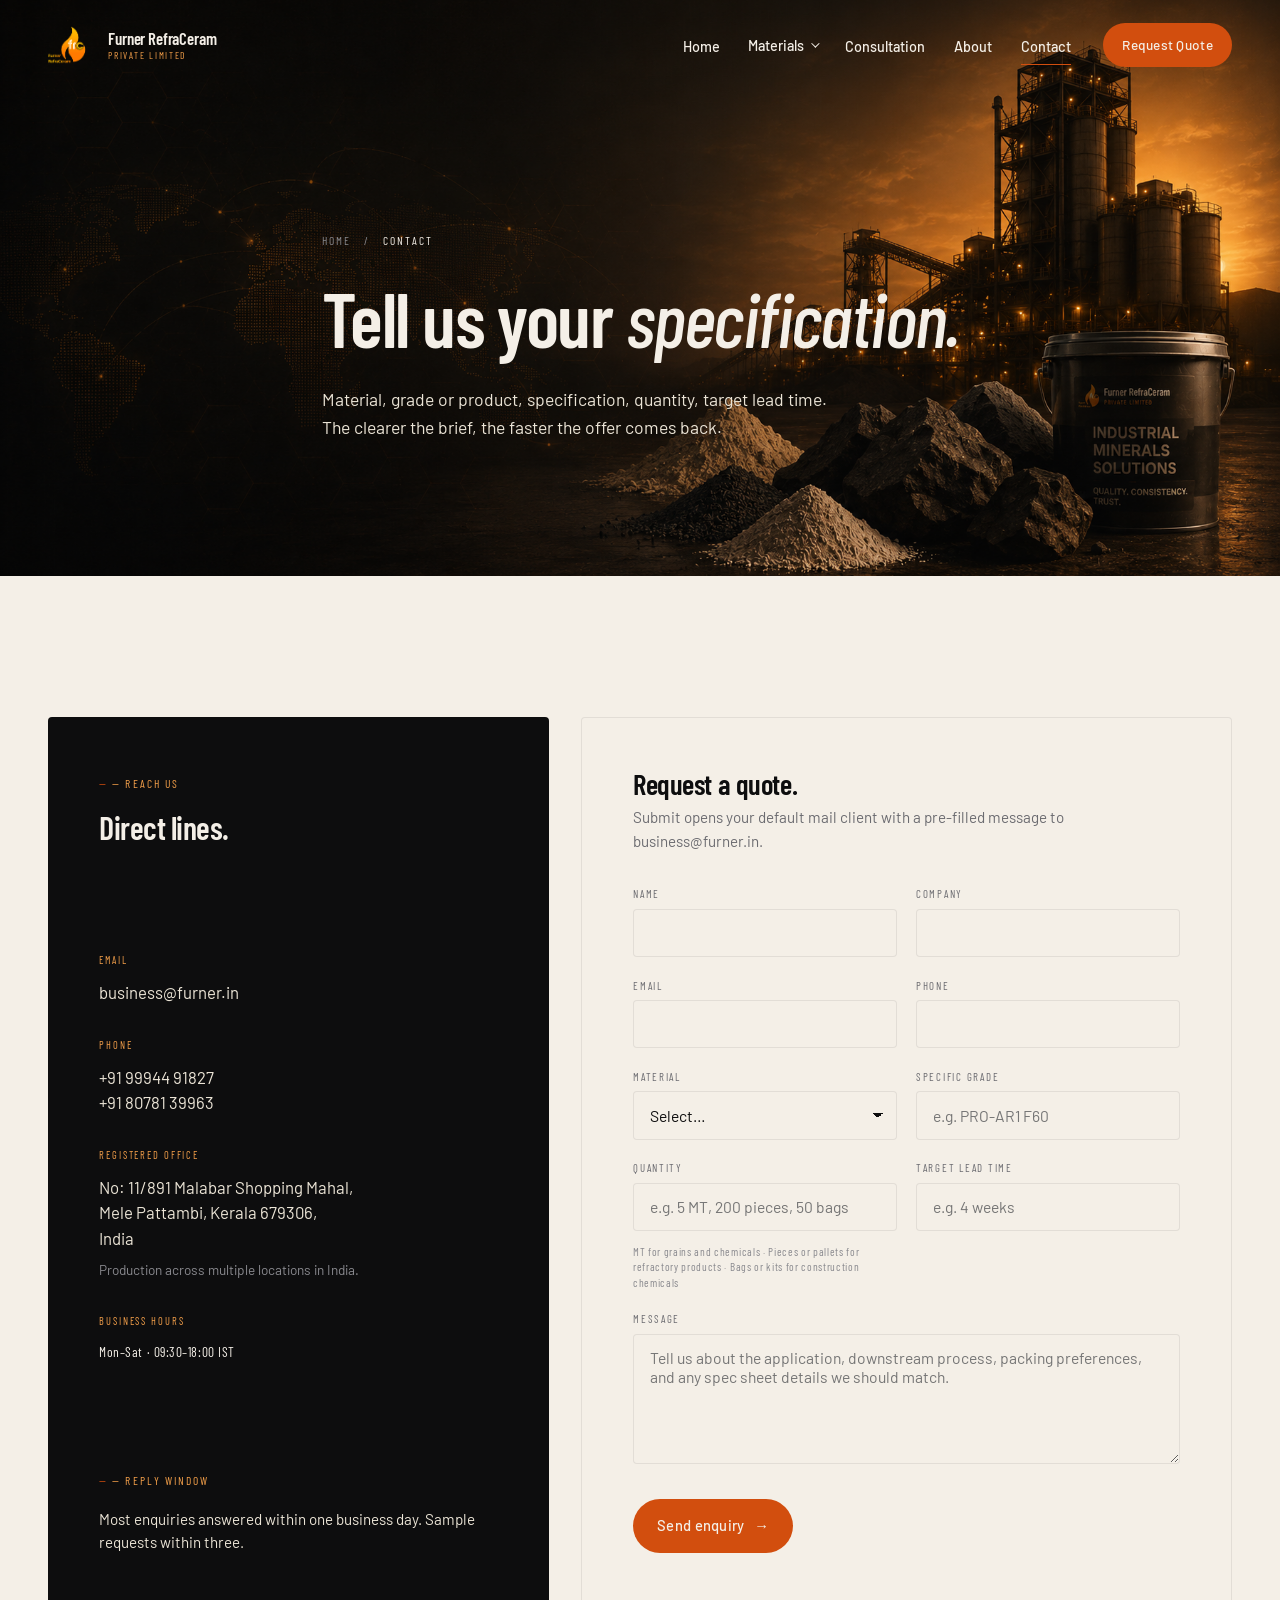
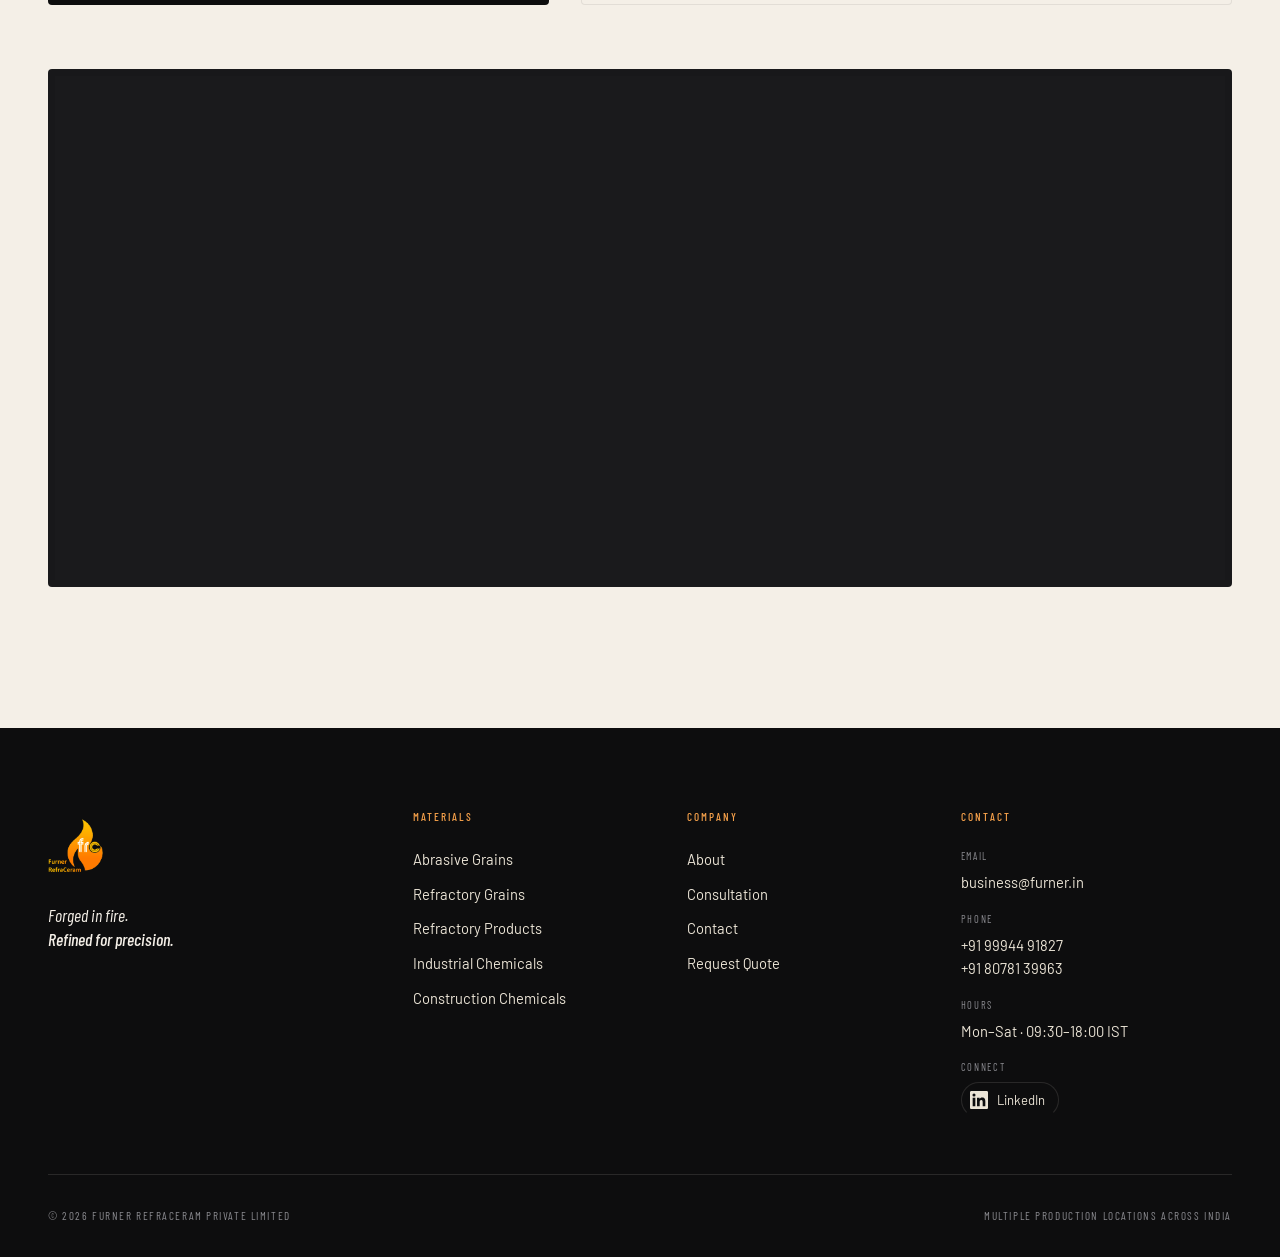
<file: contact.html>
<!doctype html>
<html lang="en">
<head>
  <meta charset="utf-8" />
  <meta name="viewport" content="width=device-width, initial-scale=1" />
  <title>Contact — Furner RefraCeram</title>
  <meta name="description" content="Get in touch with Furner RefraCeram. Email business@furner.in or call +91 99944 91827. Mon–Sat, 09:30–18:00 IST. Multi-site production across India." />
  <meta name="theme-color" content="#0d0d0e" />
  <meta property="og:title" content="Contact — Furner RefraCeram" />
  <meta property="og:description" content="Get in touch with Furner RefraCeram. Email business@furner.in or call +91 99944 91827. Mon–Sat, 09:30–18:00 IST. Multi-site production across India." />
  <meta property="og:image" content="assets/img/og-image.jpg" />
  <meta property="og:type" content="website" />
  <meta name="twitter:card" content="summary_large_image" />


  <link rel="icon" href="assets/favicon.ico" />
  <link rel="icon" type="image/png" sizes="32x32" href="assets/favicon-32.png" />
  <link rel="icon" type="image/png" sizes="16x16" href="assets/favicon-16.png" />
  <link rel="apple-touch-icon" href="assets/favicon-64.png" />

  <link rel="preconnect" href="https://fonts.googleapis.com" />
  <link rel="preconnect" href="https://fonts.gstatic.com" crossorigin />
  <link href="https://fonts.googleapis.com/css2?family=Barlow:wght@300;400;500;600;700&family=Barlow+Condensed:wght@500;600;700;800&display=swap" rel="stylesheet" />

  <link rel="stylesheet" href="assets/styles.css" />
</head>
<body>

<a href="#main" class="skip-link">Skip to content</a>

<header class="nav" data-nav>
  <div class="wrap nav__inner">
    <a href="index.html" class="nav__logo" aria-label="Furner RefraCeram — Home">
      <img src="assets/logo.png" alt="Furner RefraCeram" />
      <span class="nav__logo-text">Furner RefraCeram<small>Private Limited</small></span>
    </a>
    <nav class="nav__menu" aria-label="Primary">
      <ul class="nav__links">
        <li><a class="nav__link" href="index.html" data-nav-link title="Home">Home</a></li>
        <li class="nav__dropdown" data-dropdown>
          <button class="nav__dropdown-toggle" data-dropdown-toggle aria-haspopup="true" aria-expanded="false" data-nav-link>Materials</button>
          <div class="nav__dropdown-panel" role="menu">
            <a class="nav__dropdown-link" href="abrasives.html" role="menuitem"><span>Abrasive Grains</span><span>09</span></a>
            <a class="nav__dropdown-link" href="refractory.html" role="menuitem"><span>Refractory Grains</span><span>04</span></a>
            <a class="nav__dropdown-link" href="refractory-products.html" role="menuitem"><span>Refractory Products</span><span>08</span></a>
            <a class="nav__dropdown-link" href="chemicals.html" role="menuitem"><span>Industrial Chemicals</span><span>03</span></a>
            <a class="nav__dropdown-link" href="paver-chemco.html" role="menuitem"><span>Construction Chemicals</span><span>06</span></a>
          </div>
        </li>
        <li><a class="nav__link" href="consultation.html" data-nav-link>Consultation</a></li>
        <li><a class="nav__link" href="about.html" data-nav-link>About</a></li>
        <li><a class="nav__link" href="contact.html" data-nav-link>Contact</a></li>
      </ul>
      <a href="contact.html" class="btn btn--ember nav__cta">Request Quote</a>
    </nav>
    <button class="nav__burger" data-burger aria-label="Open menu" aria-expanded="false" aria-controls="mobile-menu">
      <span></span><span></span><span></span>
    </button>
  </div>
</header>

<div class="mobile-menu" id="mobile-menu" data-mobile-menu>
  <div class="wrap">
    <div class="mobile-menu__group">
      <span class="eyebrow">— Materials</span>
      <a class="mobile-menu__sub" href="abrasives.html">Abrasive Grains</a>
      <a class="mobile-menu__sub" href="refractory.html">Refractory Grains</a>
      <a class="mobile-menu__sub" href="refractory-products.html">Refractory Products</a>
      <a class="mobile-menu__sub" href="chemicals.html">Industrial Chemicals</a>
      <a class="mobile-menu__sub" href="paver-chemco.html">Construction Chemicals</a>
    </div>
    <div class="mobile-menu__group">
      <a class="mobile-menu__link" href="index.html">Home</a>
      <a class="mobile-menu__link" href="consultation.html">Consultation</a>
      <a class="mobile-menu__link" href="about.html">About</a>
      <a class="mobile-menu__link" href="contact.html">Contact</a>
    </div>
    <a href="contact.html" class="btn btn--ember mobile-menu__cta">Request Quote →</a>
  </div>
</div>

<main id="main">

<!-- ======================== PAGE HERO ======================== -->
<section class="page-hero page-hero--no-overlay" style="padding-bottom: 3rem;">
  <div class="page-hero__bg" style="background-image: url('assets/img/contactus.jpg');" aria-hidden="true"></div>
  <div class="sparks" data-sparks aria-hidden="true"></div>
  <div class="wrap page-hero__inner">
    <div class="page-hero__crumb">
      <a href="index.html">Home</a><span>/</span><span style="color: var(--paper);">Contact</span>
    </div>
    <h1 class="page-hero__title">Tell us your <em>specification.</em></h1>
    <p class="page-hero__lede">Material, grade or product, specification, quantity, target lead time. The clearer the brief, the faster the offer comes back.</p>
  </div>
</section>

<!-- ======================== CONTACT GRID ======================== -->
<section class="section">
  <div class="wrap">
    <div class="contact-grid">
      <!-- ====== INFO CARD ====== -->
      <aside class="contact-info" data-reveal aria-label="Contact details">
        <div>
          <span class="eyebrow" style="color: var(--ember-glow);">— Reach us</span>
          <h3 class="mt-1">Direct lines.</h3>
        </div>
        <div>
          <div class="contact-info__group">
            <span class="contact-info__label">Email</span>
            <p class="contact-info__value"><a href="mailto:business@furner.in">business@furner.in</a></p>
          </div>
          <div class="contact-info__group">
            <span class="contact-info__label">Phone</span>
            <p class="contact-info__value">
              <a href="tel:+919994491827">+91 99944 91827</a><br/>
              <a href="tel:+918078139963">+91 80781 39963</a>
            </p>
          </div>
          <div class="contact-info__group">
            <span class="contact-info__label">Registered Office</span>
            <p class="contact-info__value">
              No: 11/891 Malabar Shopping Mahal,<br/>
              Mele Pattambi, Kerala 679306,<br/>
              India
            </p>
            <!-- TODO: Verify whether to add specific production-facility addresses, or soften to "registered office + multiple sites" -->
            <p class="contact-info__value" style="font-size: 0.85rem; color: var(--steel-2); margin-top: 0.6rem;">
              Production across multiple locations in India.
            </p>
          </div>
          <div class="contact-info__group">
            <span class="contact-info__label">Business Hours</span>
            <p class="contact-info__hours">Mon–Sat · 09:30–18:00 IST</p>
          </div>
        </div>
        <div>
          <span class="eyebrow" style="color: var(--ember-glow); margin-top: 2rem;">— Reply window</span>
          <p class="contact-info__value mt-1" style="font-size: 0.95rem;">Most enquiries answered within one business day. Sample requests within three.</p>
        </div>
      </aside>

      <!-- ====== FORM ====== -->
      <form class="form" data-reveal data-reveal-delay="1"
            action="mailto:business@furner.in" method="post" enctype="text/plain">
        <h2 class="form__title">Request a quote.</h2>
        <p class="form__subtitle">Submit opens your default mail client with a pre-filled message to business@furner.in.</p>

        <div class="form__row">
          <div class="form__field">
            <label for="f-name">Name</label>
            <input id="f-name" name="Name" type="text" required autocomplete="name" />
          </div>
          <div class="form__field">
            <label for="f-company">Company</label>
            <input id="f-company" name="Company" type="text" autocomplete="organization" />
          </div>
        </div>

        <div class="form__row">
          <div class="form__field">
            <label for="f-email">Email</label>
            <input id="f-email" name="Email" type="email" required autocomplete="email" />
          </div>
          <div class="form__field">
            <label for="f-phone">Phone</label>
            <input id="f-phone" name="Phone" type="tel" pattern="[0-9+\-\s\(\)]{7,}" autocomplete="tel" />
          </div>
        </div>

        <div class="form__row">
          <div class="form__field">
            <label for="f-material">Material</label>
            <select id="f-material" name="Material" required>
              <option value="">Select…</option>
              <option value="Abrasive Grains">Abrasive Grains</option>
              <option value="Refractory Grains">Refractory Grains</option>
              <option value="Refractory Products">Refractory Products</option>
              <option value="Industrial Chemicals">Industrial Chemicals</option>
              <option value="Construction Chemicals">Construction Chemicals</option>
              <option value="Other">Other</option>
            </select>
          </div>
          <div class="form__field">
            <label for="f-grade">Specific grade</label>
            <input id="f-grade" name="Grade" type="text" placeholder="e.g. PRO-AR1 F60" />
          </div>
        </div>

        <div class="form__row">
          <div class="form__field">
            <label for="f-qty">Quantity</label>
            <input id="f-qty" name="Quantity" type="text" placeholder="e.g. 5 MT, 200 pieces, 50 bags" />
            <small style="display: block; margin-top: 0.4rem; font-family: var(--font-mono); font-size: 0.7rem; letter-spacing: 0.06em; color: var(--steel-2); line-height: 1.4;">MT for grains and chemicals · Pieces or pallets for refractory products · Bags or kits for construction chemicals</small>
          </div>
          <div class="form__field">
            <label for="f-lead">Target lead time</label>
            <input id="f-lead" name="LeadTime" type="text" placeholder="e.g. 4 weeks" />
          </div>
        </div>

        <div class="form__row">
          <div class="form__field form__field--full">
            <label for="f-message">Message</label>
            <textarea id="f-message" name="Message" required placeholder="Tell us about the application, downstream process, packing preferences, and any spec sheet details we should match."></textarea>
          </div>
        </div>

        <button type="submit" class="btn btn--ember form__submit">Send enquiry <span class="arrow">→</span></button>
      </form>
    </div>

    <!-- ====== MAP ====== -->
    <div class="map-wrap" data-reveal>
      <iframe
        title="Map showing Furner RefraCeram, Mele Pattambi, Kerala"
        loading="lazy"
        src="https://www.openstreetmap.org/export/embed.html?bbox=76.1547%2C10.7942%2C76.1747%2C10.8142&amp;layer=mapnik&amp;marker=10.8042%2C76.1647"
        referrerpolicy="no-referrer-when-downgrade"
      ></iframe>
    </div>
  </div>
</section>

</main>

<!-- ======================== FOOTER ======================== -->
<footer class="footer">
  <div class="wrap">
    <div class="footer__top">
      <div class="footer__brand">
        <img src="assets/logo.png" alt="Furner RefraCeram Private Limited" />
        <p class="footer__tagline">Forged in fire.<br/><em>Refined for precision.</em></p>
      </div>
      <div class="footer__col">
        <h4>Materials</h4>
        <ul>
          <li><a href="abrasives.html">Abrasive Grains</a></li>
          <li><a href="refractory.html">Refractory Grains</a></li>
          <li><a href="refractory-products.html">Refractory Products</a></li>
          <li><a href="chemicals.html">Industrial Chemicals</a></li>
          <li><a href="paver-chemco.html">Construction Chemicals</a></li>
        </ul>
      </div>
      <div class="footer__col">
        <h4>Company</h4>
        <ul>
          <li><a href="about.html">About</a></li>
          <li><a href="consultation.html">Consultation</a></li>
          <li><a href="contact.html">Contact</a></li>
          <li><a href="contact.html">Request Quote</a></li>
        </ul>
      </div>
      <div class="footer__col footer__contact">
        <h4>Contact</h4>
        <span class="label">Email</span>
        <a href="mailto:business@furner.in">business@furner.in</a>
        <span class="label">Phone</span>
        <a href="tel:+919994491827">+91 99944 91827</a><br/>
        <a href="tel:+918078139963">+91 80781 39963</a>
        <span class="label">Hours</span>
        Mon–Sat · 09:30–18:00 IST
        <span class="label">Connect</span>
        <a href="https://www.linkedin.com/company/furner-refraceram/" target="_blank" rel="noopener" aria-label="Furner RefraCeram on LinkedIn" class="footer__social">
          <svg width="18" height="18" viewBox="0 0 24 24" fill="currentColor" aria-hidden="true"><path d="M20.45 20.45h-3.55v-5.57c0-1.33-.02-3.04-1.85-3.04-1.85 0-2.13 1.45-2.13 2.95v5.66H9.36V9h3.41v1.56h.05c.47-.9 1.63-1.85 3.36-1.85 3.6 0 4.27 2.37 4.27 5.45v6.29zM5.34 7.43a2.06 2.06 0 11.001-4.121 2.06 2.06 0 01-.001 4.121zM7.12 20.45H3.56V9h3.56v11.45zM22.22 0H1.77C.79 0 0 .77 0 1.72v20.56C0 23.23.79 24 1.77 24h20.45C23.2 24 24 23.23 24 22.28V1.72C24 .77 23.2 0 22.22 0z"/></svg>
          <span>LinkedIn</span>
        </a>
      </div>
    </div>
    <div class="footer__bottom">
      <span>© <span data-year>2026</span> Furner RefraCeram Private Limited</span>
      <span>Multiple production locations across India</span>
    </div>
  </div>
</footer>

<script src="assets/main.js"></script>
</body>
</html>
</file>
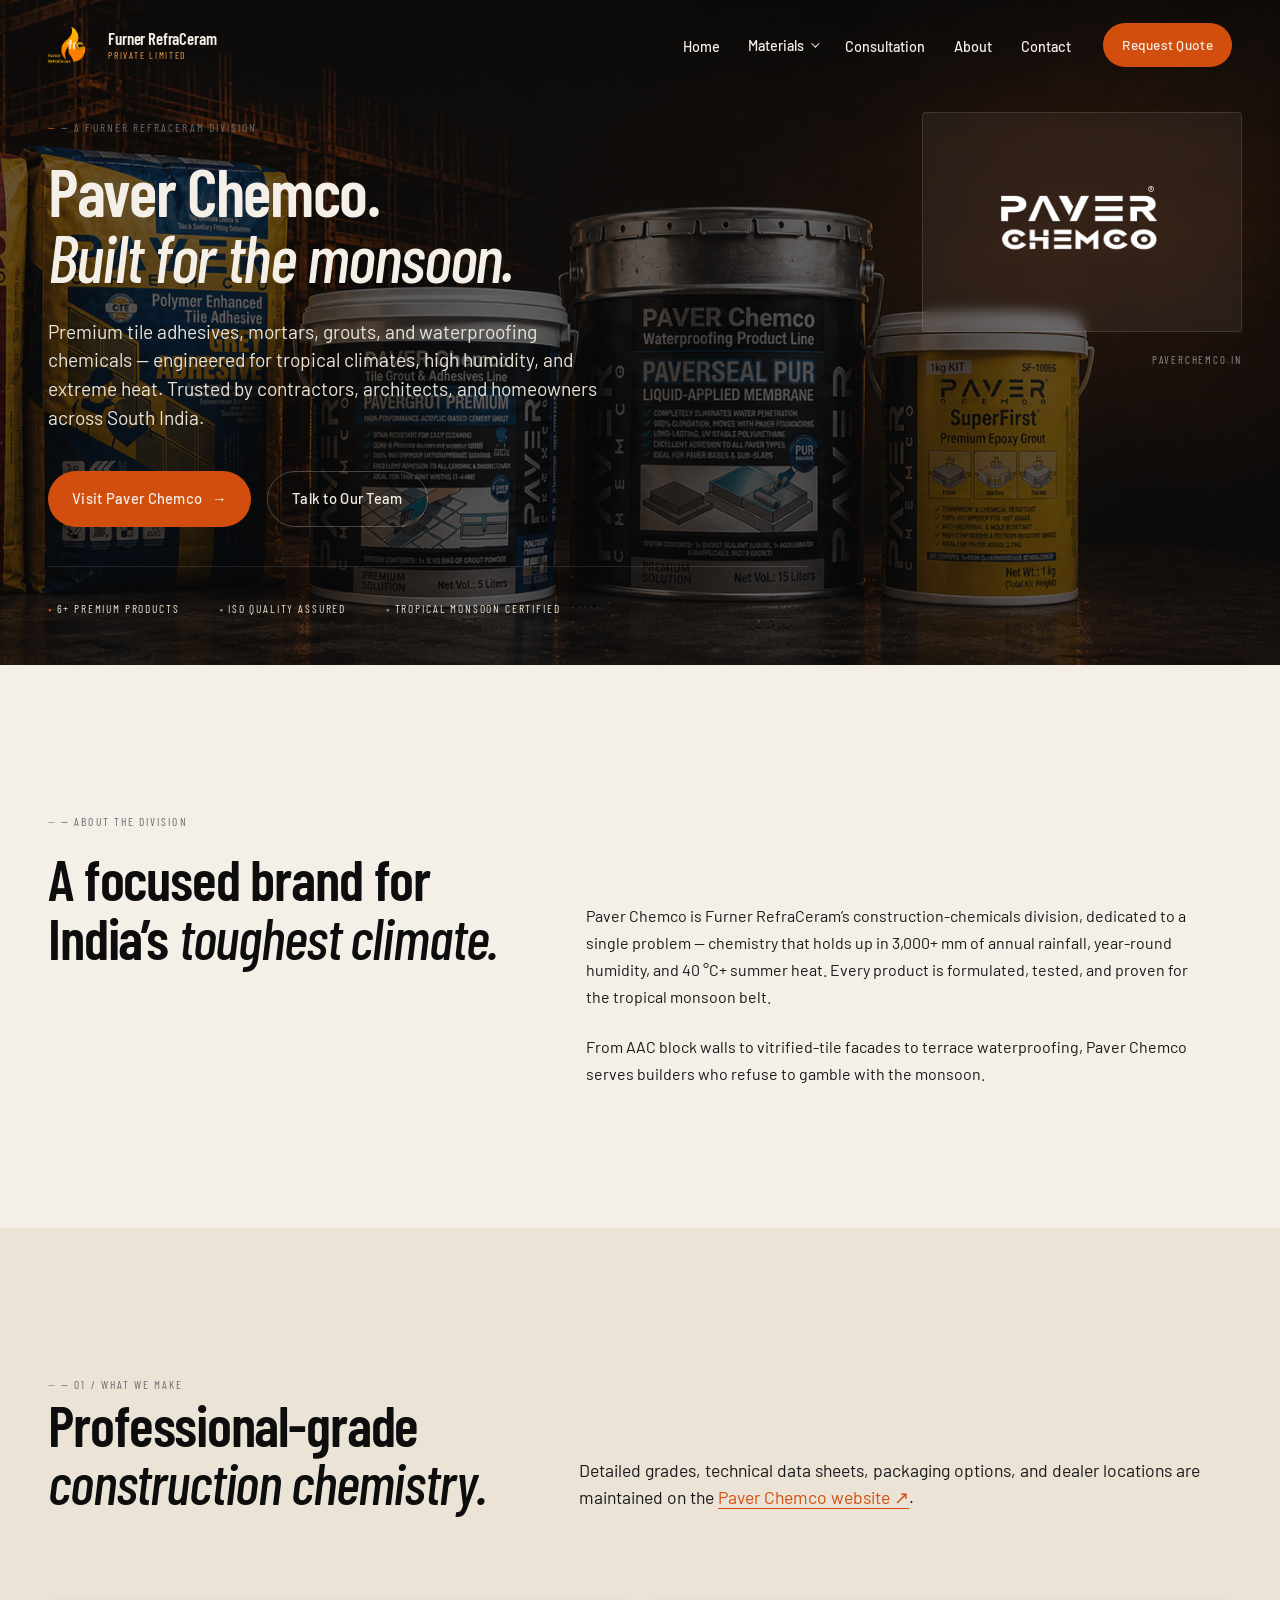
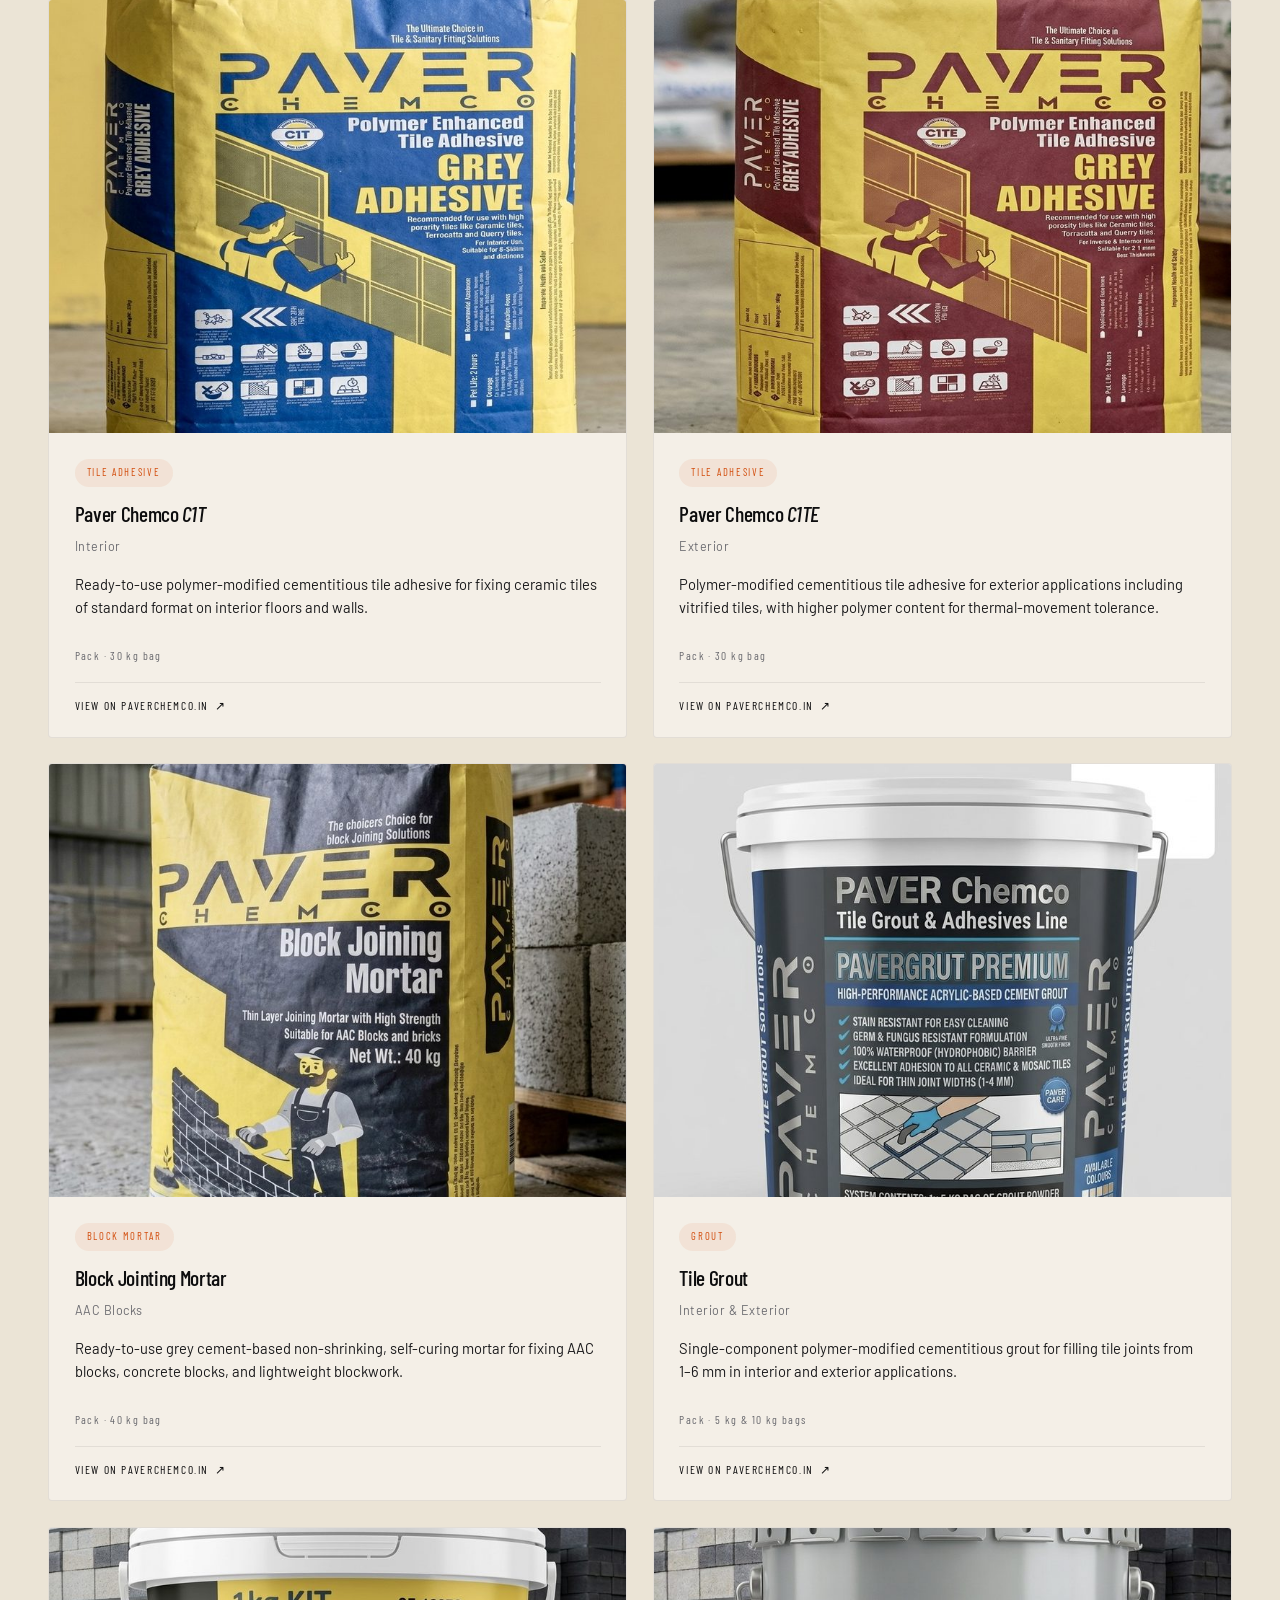
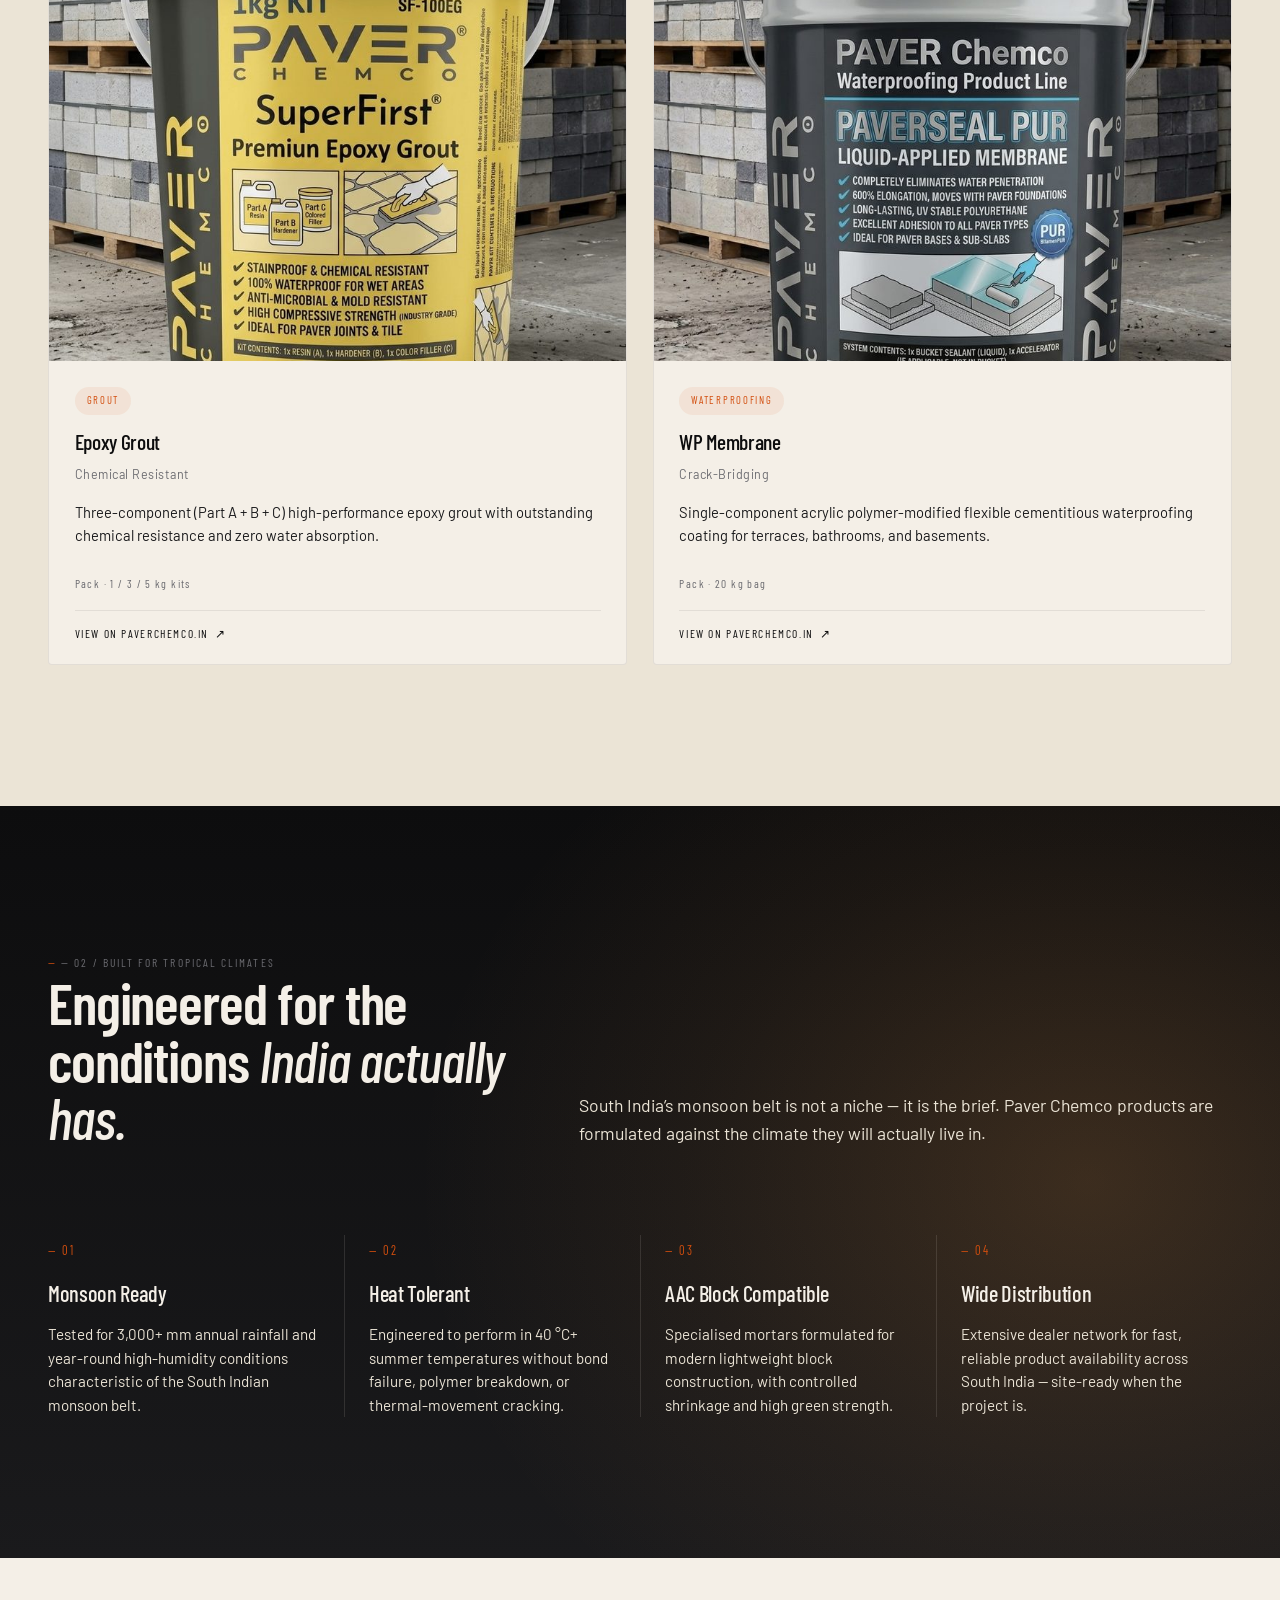
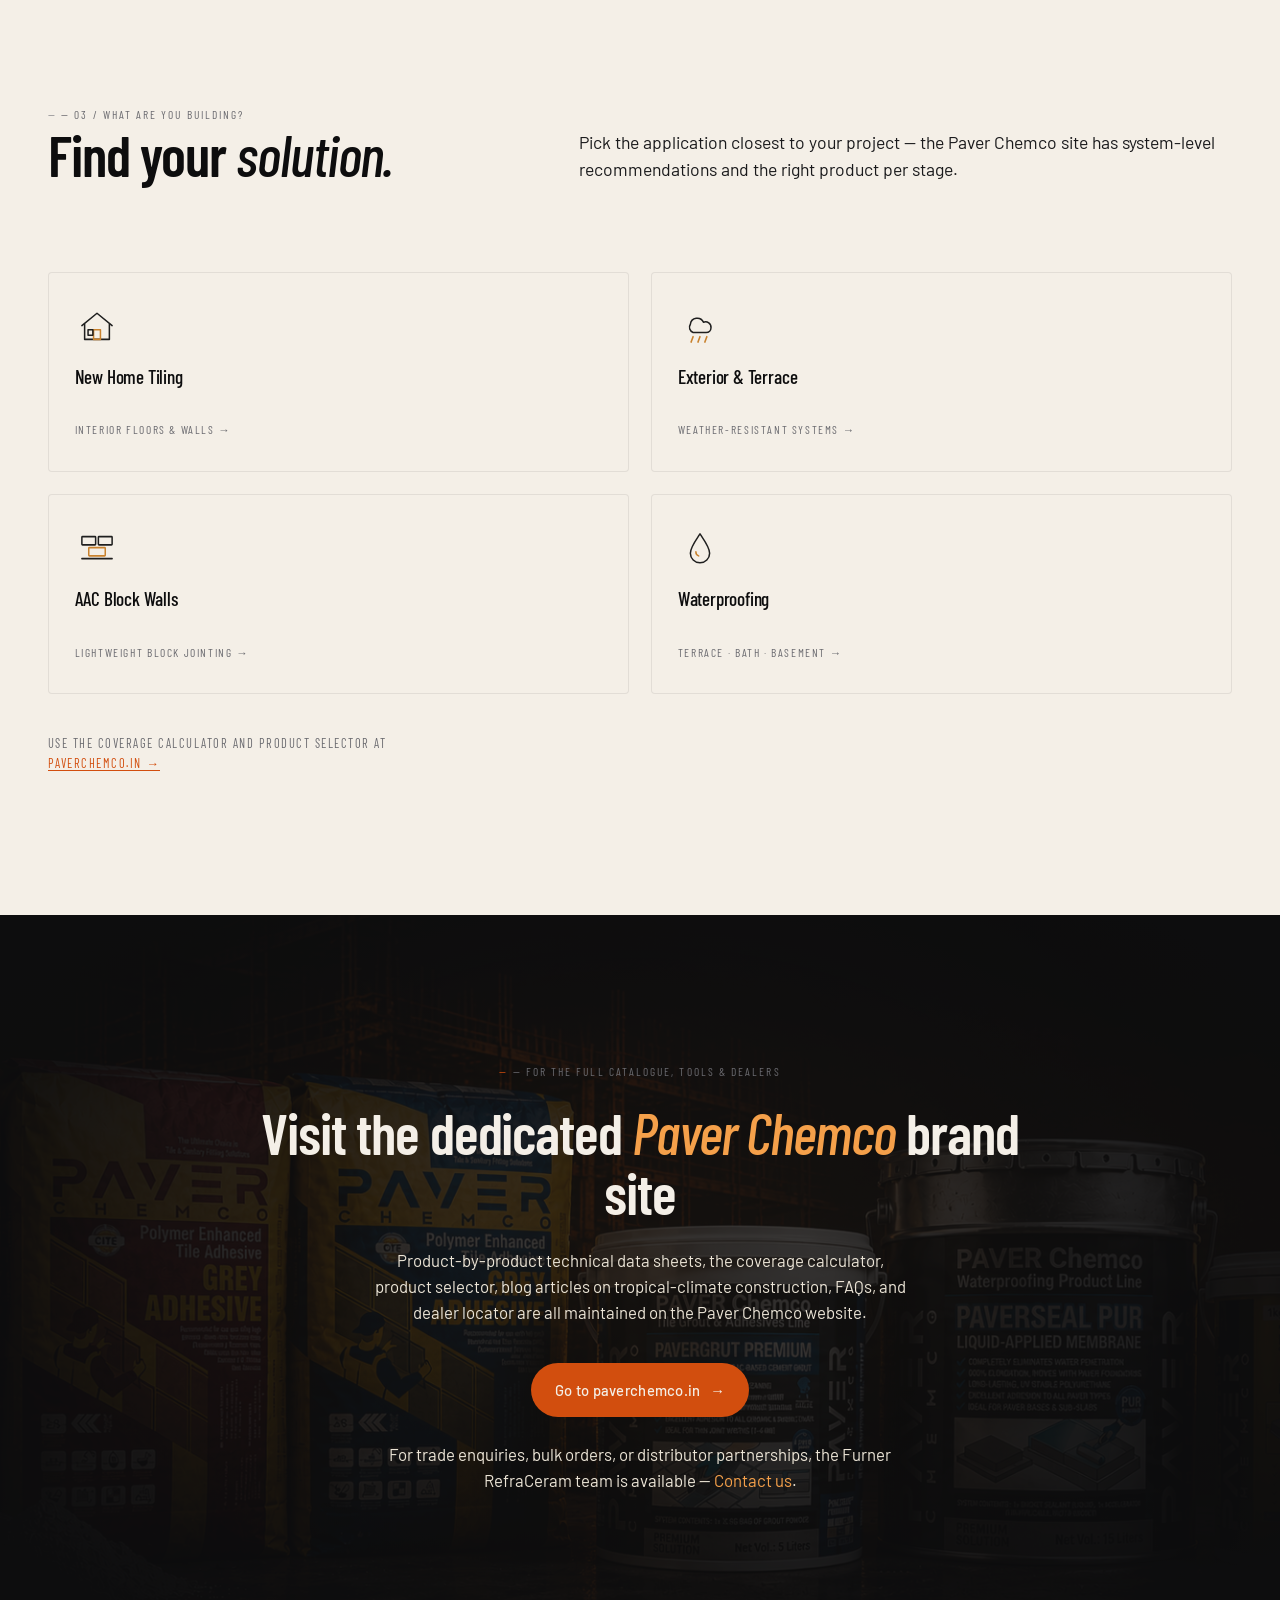
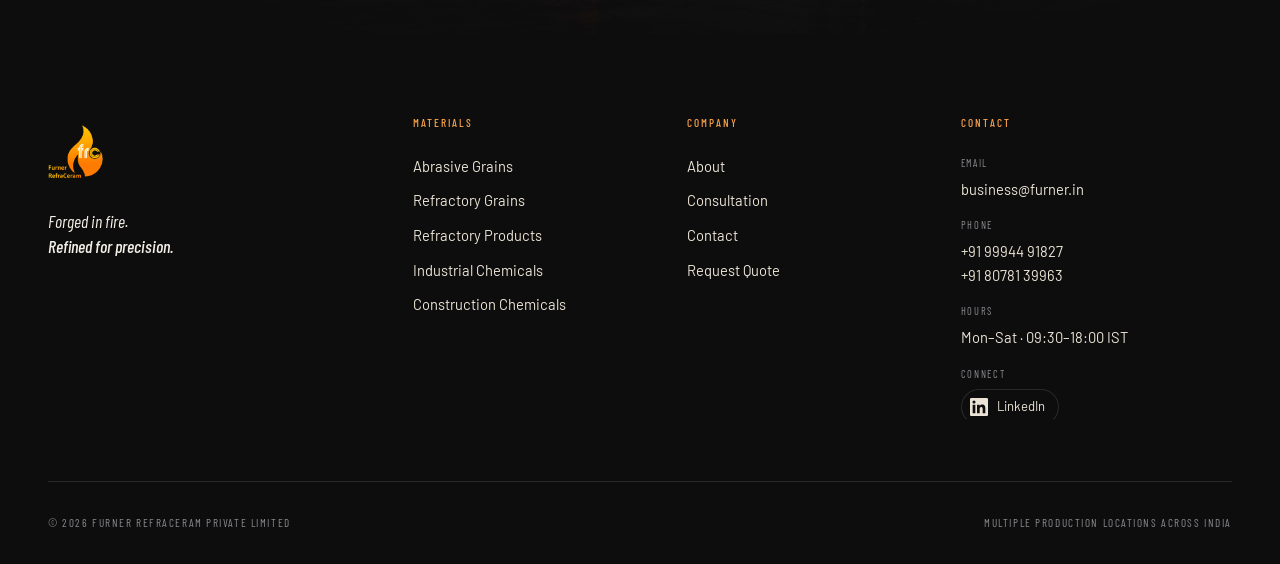
<file: paver-chemco.html>
<!doctype html>
<html lang="en">
<head>
  <meta charset="utf-8" />
  <meta name="viewport" content="width=device-width, initial-scale=1" />
  <title>Paver Chemco — Construction Chemicals · Furner RefraCeram</title>
  <meta name="description" content="Paver Chemco is Furner RefraCeram's construction-chemicals division — premium tile adhesives, mortars, grouts, and waterproofing engineered for tropical monsoon climates." />
  <meta name="theme-color" content="#0d0d0e" />

  <meta property="og:title" content="Paver Chemco — Built for the monsoon" />
  <meta property="og:description" content="Tile adhesives, grouts, mortars, and waterproofing engineered for tropical climates. A Furner RefraCeram division." />
  <meta property="og:image" content="assets/img/og-image.jpg" />
  <meta property="og:type" content="website" />
  <meta name="twitter:card" content="summary_large_image" />

  <link rel="icon" href="assets/favicon.ico" />
  <link rel="icon" type="image/png" sizes="32x32" href="assets/favicon-32.png" />
  <link rel="icon" type="image/png" sizes="16x16" href="assets/favicon-16.png" />
  <link rel="apple-touch-icon" href="assets/favicon-64.png" />

  <link rel="preconnect" href="https://fonts.googleapis.com" />
  <link rel="preconnect" href="https://fonts.gstatic.com" crossorigin />
  <link href="https://fonts.googleapis.com/css2?family=Barlow:wght@300;400;500;600;700&family=Barlow+Condensed:wght@500;600;700;800&display=swap" rel="stylesheet" />

  <link rel="stylesheet" href="assets/styles.css" />
</head>
<body>

<a href="#main" class="skip-link">Skip to content</a>

<header class="nav" data-nav>
  <div class="wrap nav__inner">
    <a href="index.html" class="nav__logo" aria-label="Furner RefraCeram — Home">
      <img src="assets/logo.png" alt="Furner RefraCeram" />
      <span class="nav__logo-text">Furner RefraCeram<small>Private Limited</small></span>
    </a>
    <nav class="nav__menu" aria-label="Primary">
      <ul class="nav__links">
        <li><a class="nav__link" href="index.html" data-nav-link title="Home">Home</a></li>
        <li class="nav__dropdown" data-dropdown>
          <button class="nav__dropdown-toggle" data-dropdown-toggle aria-haspopup="true" aria-expanded="false" data-nav-link>Materials</button>
          <div class="nav__dropdown-panel" role="menu">
            <a class="nav__dropdown-link" href="abrasives.html" role="menuitem"><span>Abrasive Grains</span><span>09</span></a>
            <a class="nav__dropdown-link" href="refractory.html" role="menuitem"><span>Refractory Grains</span><span>04</span></a>
            <a class="nav__dropdown-link" href="refractory-products.html" role="menuitem"><span>Refractory Products</span><span>08</span></a>
            <a class="nav__dropdown-link" href="chemicals.html" role="menuitem"><span>Industrial Chemicals</span><span>03</span></a>
            <a class="nav__dropdown-link" href="paver-chemco.html" role="menuitem"><span>Construction Chemicals</span><span>06</span></a>
          </div>
        </li>
        <li><a class="nav__link" href="consultation.html" data-nav-link>Consultation</a></li>
        <li><a class="nav__link" href="about.html" data-nav-link>About</a></li>
        <li><a class="nav__link" href="contact.html" data-nav-link>Contact</a></li>
      </ul>
      <a href="contact.html" class="btn btn--ember nav__cta">Request Quote</a>
    </nav>
    <button class="nav__burger" data-burger aria-label="Open menu" aria-expanded="false" aria-controls="mobile-menu">
      <span></span><span></span><span></span>
    </button>
  </div>
</header>

<div class="mobile-menu" id="mobile-menu" data-mobile-menu>
  <div class="wrap">
    <div class="mobile-menu__group">
      <span class="eyebrow">— Materials</span>
      <a class="mobile-menu__sub" href="abrasives.html">Abrasive Grains</a>
      <a class="mobile-menu__sub" href="refractory.html">Refractory Grains</a>
      <a class="mobile-menu__sub" href="refractory-products.html">Refractory Products</a>
      <a class="mobile-menu__sub" href="chemicals.html">Industrial Chemicals</a>
      <a class="mobile-menu__sub" href="paver-chemco.html">Construction Chemicals</a>
    </div>
    <div class="mobile-menu__group">
      <a class="mobile-menu__link" href="index.html">Home</a>
      <a class="mobile-menu__link" href="consultation.html">Consultation</a>
      <a class="mobile-menu__link" href="about.html">About</a>
      <a class="mobile-menu__link" href="contact.html">Contact</a>
    </div>
    <a href="contact.html" class="btn btn--ember mobile-menu__cta">Request Quote →</a>
  </div>
</div>

<main id="main">

<!-- ======================== HERO ======================== -->
<section class="hero paver-hero" aria-label="Paver Chemco — division introduction">
  <div class="hero__bg" style="background-image: url('assets/img/industries-bg.jpg');" aria-hidden="true"></div>
  <div class="sparks" data-sparks aria-hidden="true"></div>
  <div class="wrap hero__inner">
    <div class="hero__text">
      <span class="eyebrow">— A Furner RefraCeram Division</span>
      <h1 class="hero__title">Paver Chemco.<br/><em>Built for the monsoon.</em></h1>
      <p class="hero__lede">Premium tile adhesives, mortars, grouts, and waterproofing chemicals — engineered for tropical climates, high humidity, and extreme heat. Trusted by contractors, architects, and homeowners across South India.</p>
      <div class="hero__ctas">
        <a href="https://www.paverchemco.in" target="_blank" rel="noopener" class="btn btn--ember">Visit Paver Chemco <span class="arrow">→</span></a>
        <a href="contact.html" class="btn btn--ghost">Talk to Our Team</a>
      </div>
      <div class="inline-stats" aria-label="At a glance">
        <span>6+ Premium Products</span>
        <span>ISO Quality Assured</span>
        <span>Tropical Monsoon Certified</span>
      </div>
    </div>
    <div class="paver-hero__logo" aria-hidden="false">
      <div class="paver-hero__logo-frame">
        <span class="paver-hero__logo-img">
          <img src="assets/img/paver/paver-logo.png" alt="Paver Chemco" />
          <span class="paver-hero__logo-mark" aria-label="Registered trademark">&reg;</span>
        </span>
      </div>
      <span class="paver-hero__logo-cap">paverchemco.in</span>
    </div>
  </div>
</section>

<!-- ======================== BRAND INTRO ======================== -->
<section class="section">
  <div class="wrap brand-intro">
    <div class="brand-intro__copy" data-reveal>
      <span class="eyebrow">— About the Division</span>
      <h2>A focused brand for India&rsquo;s <em>toughest climate.</em></h2>
    </div>
    <div class="brand-intro__aside" data-reveal data-reveal-delay="1">
      <p>Paver Chemco is Furner RefraCeram&rsquo;s construction-chemicals division, dedicated to a single problem — chemistry that holds up in 3,000+ mm of annual rainfall, year-round humidity, and 40 °C+ summer heat. Every product is formulated, tested, and proven for the tropical monsoon belt.</p>
      <p style="margin-top: 1.4rem;">From AAC block walls to vitrified-tile facades to terrace waterproofing, Paver Chemco serves builders who refuse to gamble with the monsoon.</p>
    </div>
  </div>
</section>

<!-- ======================== PRODUCT GRID ======================== -->
<section class="section section--cream">
  <div class="wrap">
    <div class="section-head">
      <div data-reveal>
        <span class="eyebrow">— 01 / What We Make</span>
        <h2>Professional-grade <em>construction chemistry.</em></h2>
      </div>
      <p data-reveal data-reveal-delay="1">Detailed grades, technical data sheets, packaging options, and dealer locations are maintained on the <a href="https://www.paverchemco.in" target="_blank" rel="noopener" style="border-bottom: 1px solid var(--ember); color: var(--ember);">Paver Chemco website ↗</a>.</p>
    </div>

    <div class="paver-grid">
      <a class="paver-card" href="https://www.paverchemco.in/products/c1t-interior-tile-adhesive" target="_blank" rel="noopener" data-reveal>
        <div class="paver-card__img"><img loading="lazy" src="assets/img/paver/prod-c1t.jpg" alt="Paver Chemco C1T interior tile adhesive bag" /></div>
        <div class="paver-card__body">
          <span class="paver-card__pill">Tile Adhesive</span>
          <h3 class="paver-card__name">Paver Chemco <em>C1T</em></h3>
          <span class="paver-card__variant">Interior</span>
          <p class="paver-card__desc">Ready-to-use polymer-modified cementitious tile adhesive for fixing ceramic tiles of standard format on interior floors and walls.</p>
          <span class="paver-card__pack">Pack · 30 kg bag</span>
          <span class="paver-card__cta">View on paverchemco.in</span>
        </div>
      </a>

      <a class="paver-card" href="https://www.paverchemco.in/products/c1te-exterior-tile-adhesive" target="_blank" rel="noopener" data-reveal data-reveal-delay="1">
        <div class="paver-card__img"><img loading="lazy" src="assets/img/paver/prod-c1te.jpg" alt="Paver Chemco C1TE exterior tile adhesive bag" /></div>
        <div class="paver-card__body">
          <span class="paver-card__pill">Tile Adhesive</span>
          <h3 class="paver-card__name">Paver Chemco <em>C1TE</em></h3>
          <span class="paver-card__variant">Exterior</span>
          <p class="paver-card__desc">Polymer-modified cementitious tile adhesive for exterior applications including vitrified tiles, with higher polymer content for thermal-movement tolerance.</p>
          <span class="paver-card__pack">Pack · 30 kg bag</span>
          <span class="paver-card__cta">View on paverchemco.in</span>
        </div>
      </a>

      <a class="paver-card" href="https://www.paverchemco.in/products/block-jointing-mortar" target="_blank" rel="noopener" data-reveal data-reveal-delay="2">
        <div class="paver-card__img"><img loading="lazy" src="assets/img/paver/prod-bjm.jpg" alt="Paver Chemco Block Jointing Mortar bag" /></div>
        <div class="paver-card__body">
          <span class="paver-card__pill">Block Mortar</span>
          <h3 class="paver-card__name">Block Jointing Mortar</h3>
          <span class="paver-card__variant">AAC Blocks</span>
          <p class="paver-card__desc">Ready-to-use grey cement-based non-shrinking, self-curing mortar for fixing AAC blocks, concrete blocks, and lightweight blockwork.</p>
          <span class="paver-card__pack">Pack · 40 kg bag</span>
          <span class="paver-card__cta">View on paverchemco.in</span>
        </div>
      </a>

      <a class="paver-card" href="https://www.paverchemco.in/products/tile-grout" target="_blank" rel="noopener" data-reveal>
        <div class="paver-card__img"><img loading="lazy" src="assets/img/paver/prod-tile-grout.jpg" alt="Paver Chemco Tile Grout bag" /></div>
        <div class="paver-card__body">
          <span class="paver-card__pill">Grout</span>
          <h3 class="paver-card__name">Tile Grout</h3>
          <span class="paver-card__variant">Interior &amp; Exterior</span>
          <p class="paver-card__desc">Single-component polymer-modified cementitious grout for filling tile joints from 1–6 mm in interior and exterior applications.</p>
          <span class="paver-card__pack">Pack · 5 kg &amp; 10 kg bags</span>
          <span class="paver-card__cta">View on paverchemco.in</span>
        </div>
      </a>

      <a class="paver-card" href="https://www.paverchemco.in/products/epoxy-grout" target="_blank" rel="noopener" data-reveal data-reveal-delay="1">
        <div class="paver-card__img"><img loading="lazy" src="assets/img/paver/prod-epoxy-grout.jpg" alt="Paver Chemco Epoxy Grout three-component kit" /></div>
        <div class="paver-card__body">
          <span class="paver-card__pill">Grout</span>
          <h3 class="paver-card__name">Epoxy Grout</h3>
          <span class="paver-card__variant">Chemical Resistant</span>
          <p class="paver-card__desc">Three-component (Part A + B + C) high-performance epoxy grout with outstanding chemical resistance and zero water absorption.</p>
          <span class="paver-card__pack">Pack · 1 / 3 / 5 kg kits</span>
          <span class="paver-card__cta">View on paverchemco.in</span>
        </div>
      </a>

      <a class="paver-card" href="https://www.paverchemco.in/products/wp-membrane" target="_blank" rel="noopener" data-reveal data-reveal-delay="2">
        <div class="paver-card__img"><img loading="lazy" src="assets/img/paver/prod-wp-membrane.jpg" alt="Paver Chemco WP Membrane waterproofing bag" /></div>
        <div class="paver-card__body">
          <span class="paver-card__pill">Waterproofing</span>
          <h3 class="paver-card__name">WP Membrane</h3>
          <span class="paver-card__variant">Crack-Bridging</span>
          <p class="paver-card__desc">Single-component acrylic polymer-modified flexible cementitious waterproofing coating for terraces, bathrooms, and basements.</p>
          <span class="paver-card__pack">Pack · 20 kg bag</span>
          <span class="paver-card__cta">View on paverchemco.in</span>
        </div>
      </a>
    </div>
  </div>
</section>

<!-- ======================== WHY PAVER CHEMCO ======================== -->
<section class="section section--dark">
  <div class="sparks" data-sparks aria-hidden="true"></div>
  <div class="wrap">
    <div class="section-head">
      <div data-reveal>
        <span class="eyebrow">— 02 / Built for Tropical Climates</span>
        <h2>Engineered for the conditions <em>India actually has.</em></h2>
      </div>
      <p data-reveal data-reveal-delay="1" style="color: var(--cream);">South India&rsquo;s monsoon belt is not a niche — it is the brief. Paver Chemco products are formulated against the climate they will actually live in.</p>
    </div>
    <div class="capabilities">
      <div class="capability" data-reveal>
        <span class="capability__num">— 01</span>
        <h3 class="capability__title">Monsoon Ready</h3>
        <p class="capability__desc">Tested for 3,000+ mm annual rainfall and year-round high-humidity conditions characteristic of the South Indian monsoon belt.</p>
      </div>
      <div class="capability" data-reveal data-reveal-delay="1">
        <span class="capability__num">— 02</span>
        <h3 class="capability__title">Heat Tolerant</h3>
        <p class="capability__desc">Engineered to perform in 40 °C+ summer temperatures without bond failure, polymer breakdown, or thermal-movement cracking.</p>
      </div>
      <div class="capability" data-reveal data-reveal-delay="2">
        <span class="capability__num">— 03</span>
        <h3 class="capability__title">AAC Block Compatible</h3>
        <p class="capability__desc">Specialised mortars formulated for modern lightweight block construction, with controlled shrinkage and high green strength.</p>
      </div>
      <div class="capability" data-reveal data-reveal-delay="3">
        <span class="capability__num">— 04</span>
        <h3 class="capability__title">Wide Distribution</h3>
        <p class="capability__desc">Extensive dealer network for fast, reliable product availability across South India — site-ready when the project is.</p>
      </div>
    </div>
  </div>
</section>

<!-- ======================== SOLUTIONS SNAPSHOT ======================== -->
<section class="section">
  <div class="wrap">
    <div class="section-head">
      <div data-reveal>
        <span class="eyebrow">— 03 / What Are You Building?</span>
        <h2>Find your <em>solution.</em></h2>
      </div>
      <p data-reveal data-reveal-delay="1">Pick the application closest to your project — the Paver Chemco site has system-level recommendations and the right product per stage.</p>
    </div>
    <div class="solutions-grid" data-reveal>
      <a class="solution" href="https://www.paverchemco.in/solutions" target="_blank" rel="noopener">
        <div>
          <div class="solution__icon" aria-hidden="true">
            <svg xmlns="http://www.w3.org/2000/svg" viewBox="0 0 64 64" fill="none" stroke="#1F1F1F" stroke-width="2.2" stroke-linecap="round" stroke-linejoin="round">
              <path d="M10 30 L32 12 L54 30"/>
              <path d="M14 28v22h36V28"/>
              <rect x="27" y="36" width="10" height="14" stroke="#C9822E"/>
              <path d="M19 36h7v8h-7z"/>
            </svg>
          </div>
          <h3 class="solution__title">New Home Tiling</h3>
        </div>
        <span class="solution__sub">Interior floors &amp; walls →</span>
      </a>
      <a class="solution" href="https://www.paverchemco.in/solutions" target="_blank" rel="noopener">
        <div>
          <div class="solution__icon" aria-hidden="true">
            <svg xmlns="http://www.w3.org/2000/svg" viewBox="0 0 64 64" fill="none" stroke="#1F1F1F" stroke-width="2.2" stroke-linecap="round" stroke-linejoin="round">
              <path d="M18 28a10 10 0 0 1 19-3 8 8 0 0 1 11 8 7 7 0 0 1-7 7H22a8 8 0 0 1-4-12z"/>
              <path d="M22 46l-3 8M32 46l-3 8M42 46l-3 8" stroke="#C9822E"/>
            </svg>
          </div>
          <h3 class="solution__title">Exterior &amp; Terrace</h3>
        </div>
        <span class="solution__sub">Weather-resistant systems →</span>
      </a>
      <a class="solution" href="https://www.paverchemco.in/solutions" target="_blank" rel="noopener">
        <div>
          <div class="solution__icon" aria-hidden="true">
            <svg xmlns="http://www.w3.org/2000/svg" viewBox="0 0 64 64" fill="none" stroke="#1F1F1F" stroke-width="2.2" stroke-linecap="round" stroke-linejoin="round">
              <rect x="10" y="14" width="20" height="12" rx="1"/>
              <rect x="34" y="14" width="20" height="12" rx="1"/>
              <rect x="20" y="30" width="24" height="12" rx="1" stroke="#C9822E"/>
              <rect x="10" y="46" width="20" height="0" rx="1"/>
              <path d="M10 46h44"/>
            </svg>
          </div>
          <h3 class="solution__title">AAC Block Walls</h3>
        </div>
        <span class="solution__sub">Lightweight block jointing →</span>
      </a>
      <a class="solution" href="https://www.paverchemco.in/solutions" target="_blank" rel="noopener">
        <div>
          <div class="solution__icon" aria-hidden="true">
            <svg xmlns="http://www.w3.org/2000/svg" viewBox="0 0 64 64" fill="none" stroke="#1F1F1F" stroke-width="2.2" stroke-linecap="round" stroke-linejoin="round">
              <path d="M32 10c-8 12-14 20-14 28a14 14 0 0 0 28 0c0-8-6-16-14-28z"/>
              <path d="M26 36a6 6 0 0 0 4 6" stroke="#C9822E"/>
            </svg>
          </div>
          <h3 class="solution__title">Waterproofing</h3>
        </div>
        <span class="solution__sub">Terrace · bath · basement →</span>
      </a>
    </div>
    <p style="margin-top: 2.5rem; font-family: var(--font-mono); font-size: 0.78rem; letter-spacing: 0.12em; color: var(--steel); text-transform: uppercase;">Use the Coverage Calculator and Product Selector at <a href="https://www.paverchemco.in" target="_blank" rel="noopener" style="color: var(--ember); border-bottom: 1px solid currentColor;">paverchemco.in →</a></p>
  </div>
</section>

<!-- ======================== HANDOFF ======================== -->
<section class="handoff">
  <div class="handoff__bg" style="background-image: url('assets/img/industries-bg.jpg');" aria-hidden="true"></div>
  <div class="sparks" data-sparks aria-hidden="true"></div>
  <div class="handoff__inner" data-reveal>
    <span class="eyebrow">— For the Full Catalogue, Tools &amp; Dealers</span>
    <h2>Visit the dedicated <em>Paver Chemco</em> brand site</h2>
    <p>Product-by-product technical data sheets, the coverage calculator, product selector, blog articles on tropical-climate construction, FAQs, and dealer locator are all maintained on the Paver Chemco website.</p>
    <a href="https://www.paverchemco.in" target="_blank" rel="noopener" class="btn btn--ember">Go to paverchemco.in <span class="arrow">→</span></a>
    <p class="handoff__footer">For trade enquiries, bulk orders, or distributor partnerships, the Furner RefraCeram team is available — <a href="contact.html">Contact us</a>.</p>
  </div>
</section>

</main>

<!-- ======================== FOOTER ======================== -->
<footer class="footer">
  <div class="wrap">
    <div class="footer__top">
      <div class="footer__brand">
        <img src="assets/logo.png" alt="Furner RefraCeram Private Limited" />
        <p class="footer__tagline">Forged in fire.<br/><em>Refined for precision.</em></p>
      </div>
      <div class="footer__col">
        <h4>Materials</h4>
        <ul>
          <li><a href="abrasives.html">Abrasive Grains</a></li>
          <li><a href="refractory.html">Refractory Grains</a></li>
          <li><a href="refractory-products.html">Refractory Products</a></li>
          <li><a href="chemicals.html">Industrial Chemicals</a></li>
          <li><a href="paver-chemco.html">Construction Chemicals</a></li>
        </ul>
      </div>
      <div class="footer__col">
        <h4>Company</h4>
        <ul>
          <li><a href="about.html">About</a></li>
          <li><a href="consultation.html">Consultation</a></li>
          <li><a href="contact.html">Contact</a></li>
          <li><a href="contact.html">Request Quote</a></li>
        </ul>
      </div>
      <div class="footer__col footer__contact">
        <h4>Contact</h4>
        <span class="label">Email</span>
        <a href="mailto:business@furner.in">business@furner.in</a>
        <span class="label">Phone</span>
        <a href="tel:+919994491827">+91 99944 91827</a><br/>
        <a href="tel:+918078139963">+91 80781 39963</a>
        <span class="label">Hours</span>
        Mon–Sat · 09:30–18:00 IST
        <span class="label">Connect</span>
        <a href="https://www.linkedin.com/company/furner-refraceram/" target="_blank" rel="noopener" aria-label="Furner RefraCeram on LinkedIn" class="footer__social">
          <svg width="18" height="18" viewBox="0 0 24 24" fill="currentColor" aria-hidden="true"><path d="M20.45 20.45h-3.55v-5.57c0-1.33-.02-3.04-1.85-3.04-1.85 0-2.13 1.45-2.13 2.95v5.66H9.36V9h3.41v1.56h.05c.47-.9 1.63-1.85 3.36-1.85 3.6 0 4.27 2.37 4.27 5.45v6.29zM5.34 7.43a2.06 2.06 0 11.001-4.121 2.06 2.06 0 01-.001 4.121zM7.12 20.45H3.56V9h3.56v11.45zM22.22 0H1.77C.79 0 0 .77 0 1.72v20.56C0 23.23.79 24 1.77 24h20.45C23.2 24 24 23.23 24 22.28V1.72C24 .77 23.2 0 22.22 0z"/></svg>
          <span>LinkedIn</span>
        </a>
      </div>
    </div>
    <div class="footer__bottom">
      <span>© <span data-year>2026</span> Furner RefraCeram Private Limited</span>
      <span>Multiple production locations across India</span>
    </div>
  </div>
</footer>

<script src="assets/main.js"></script>
</body>
</html>
</file>
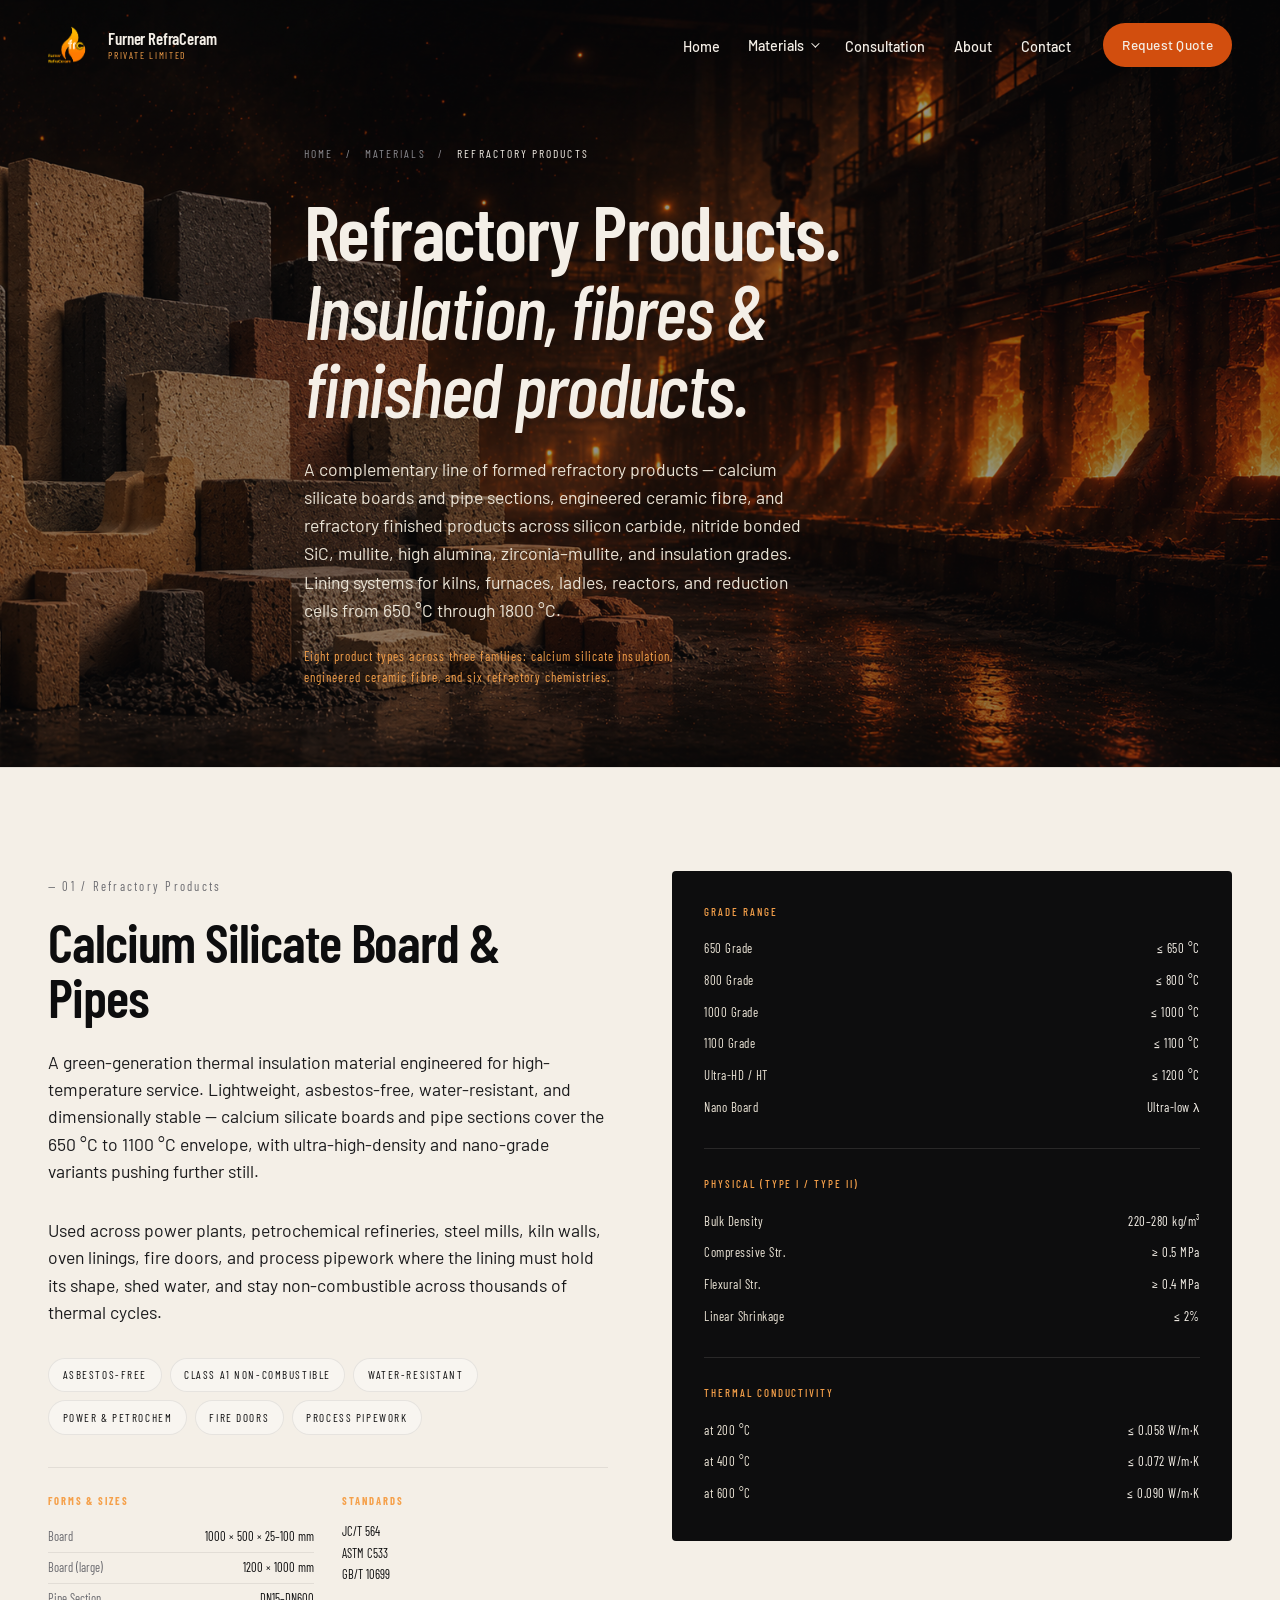
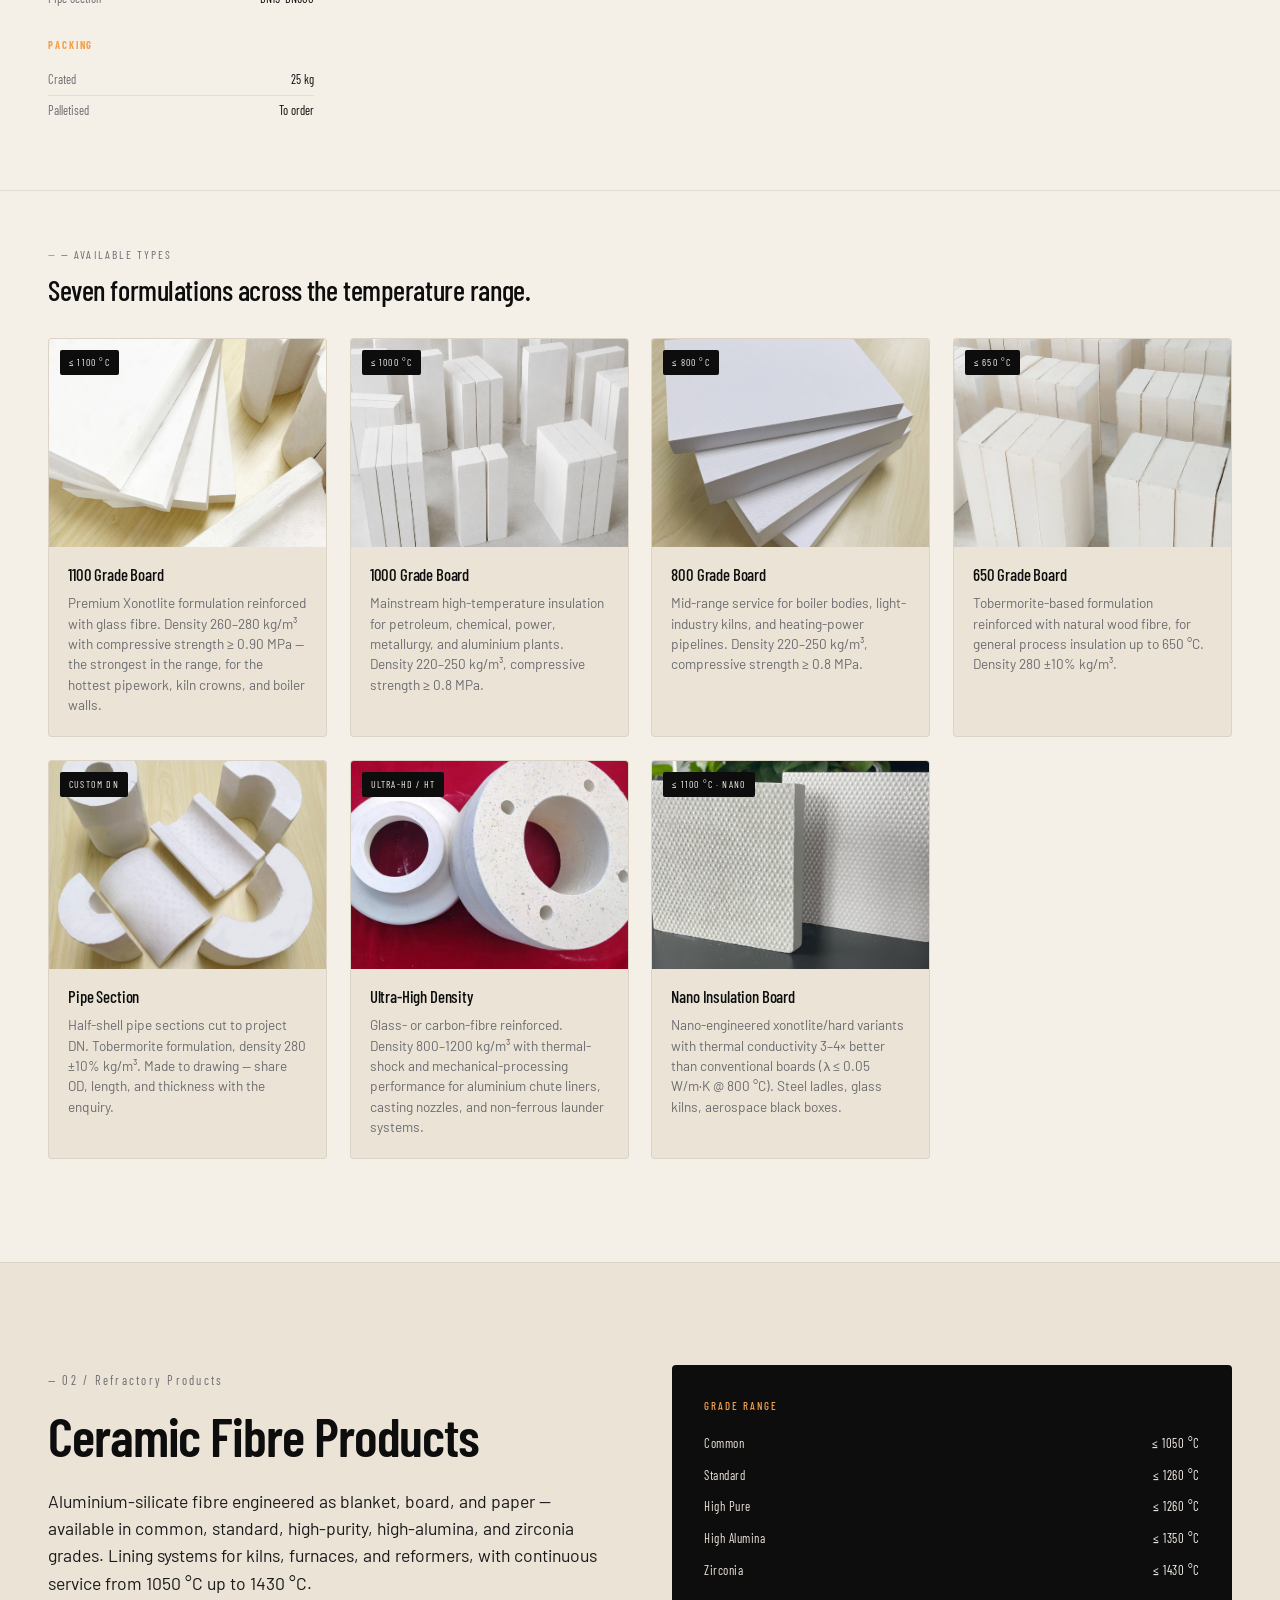
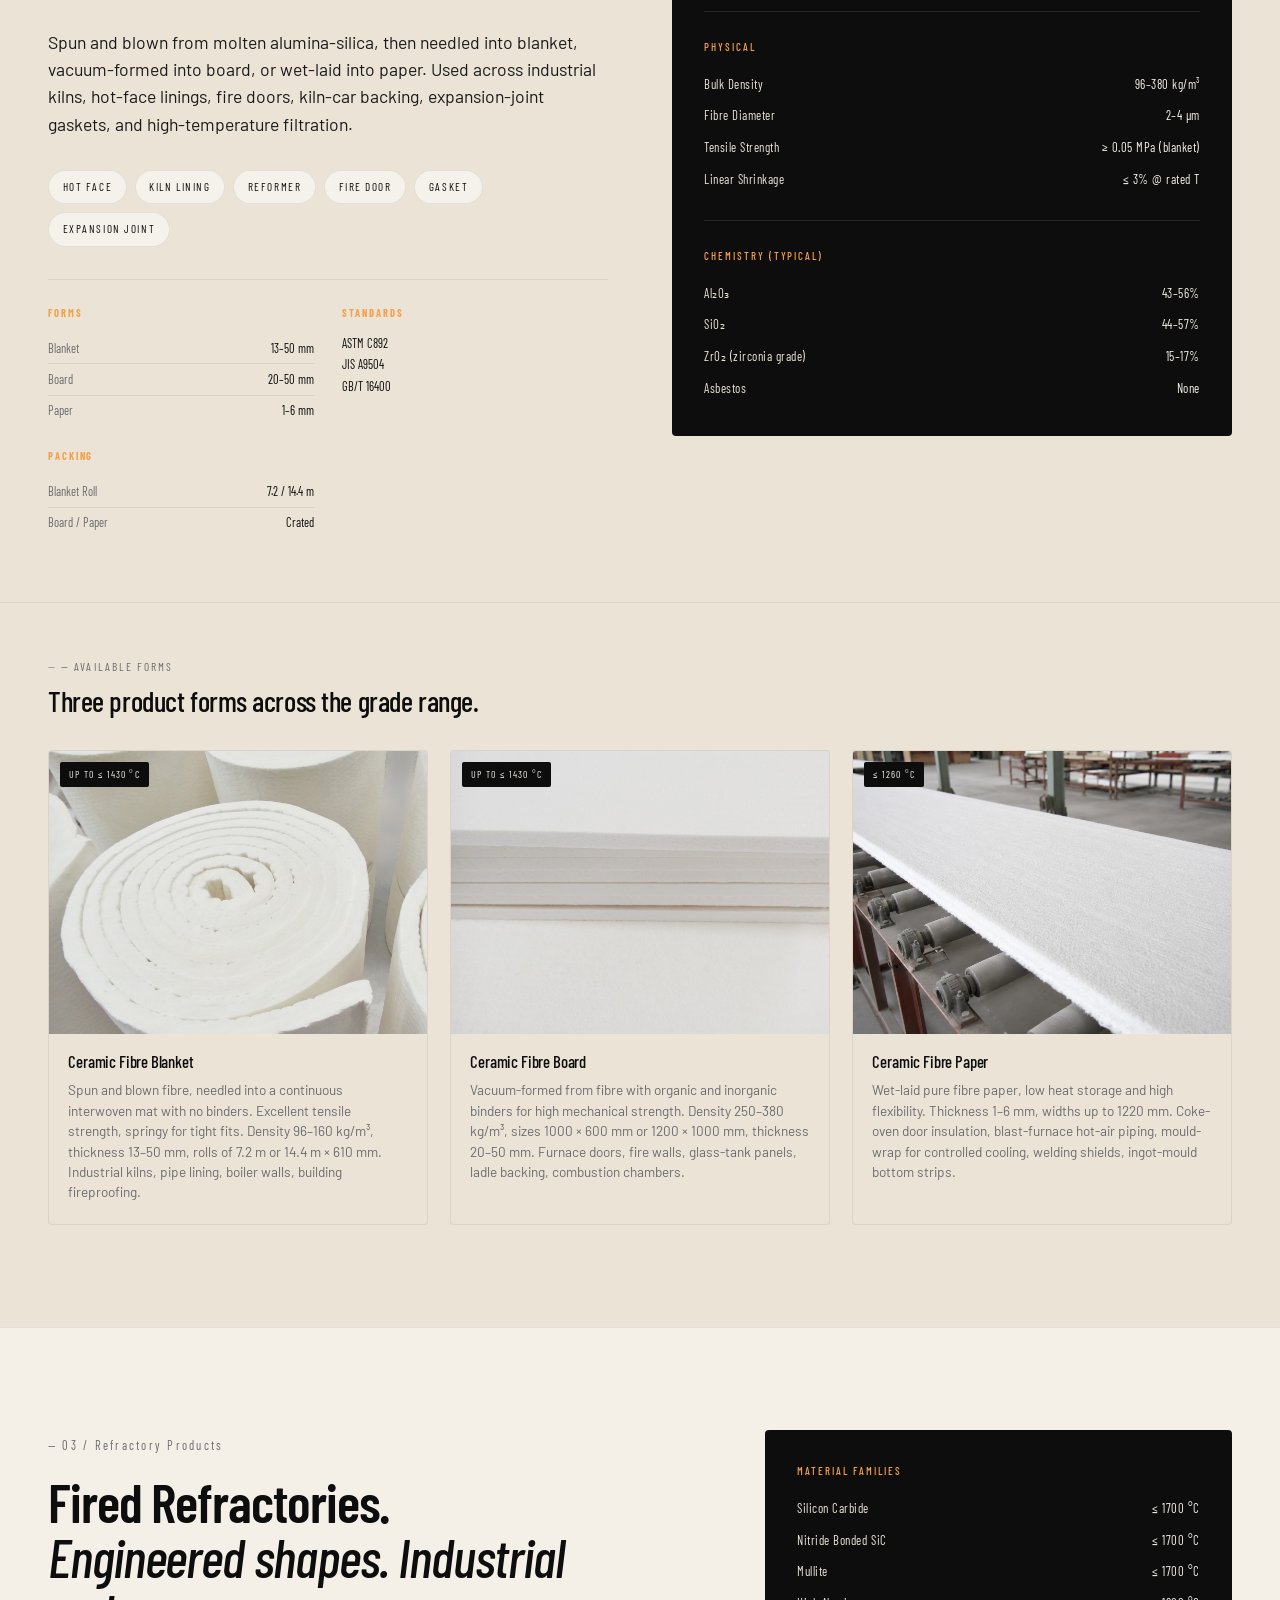
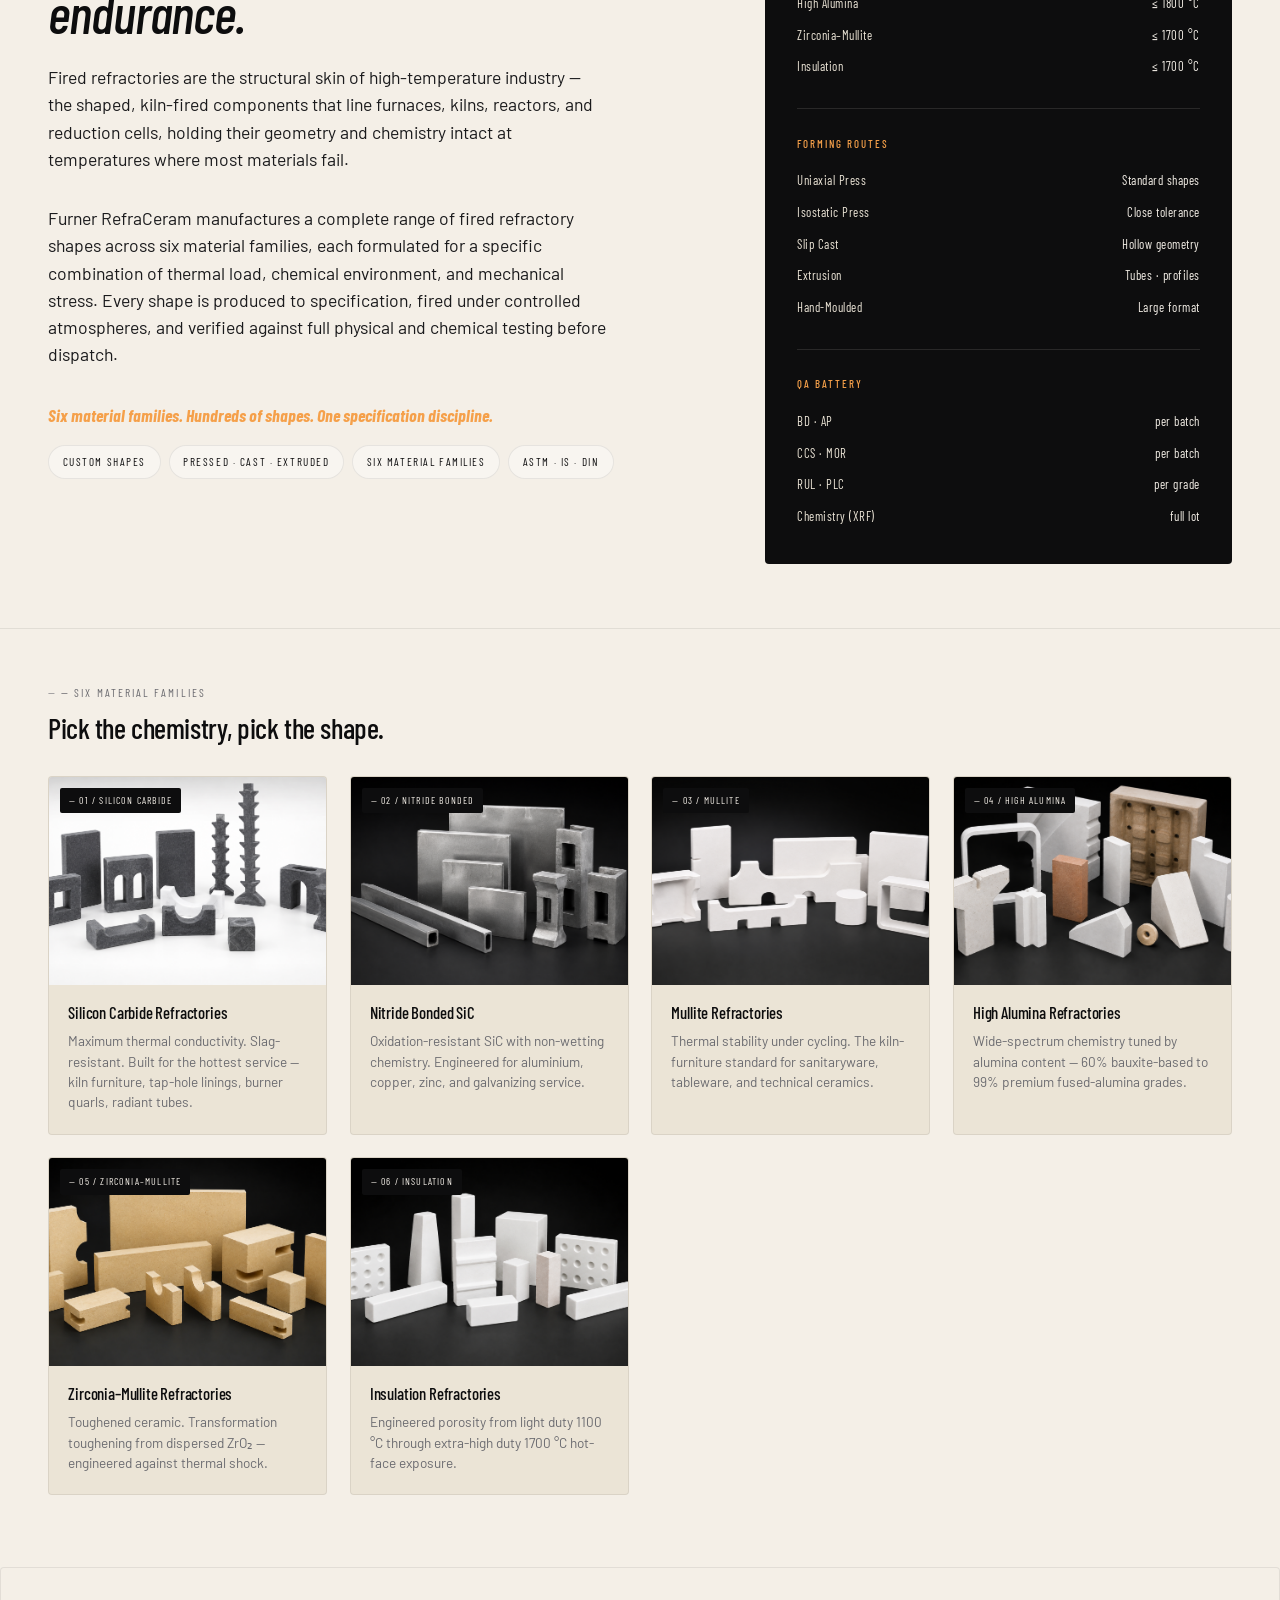
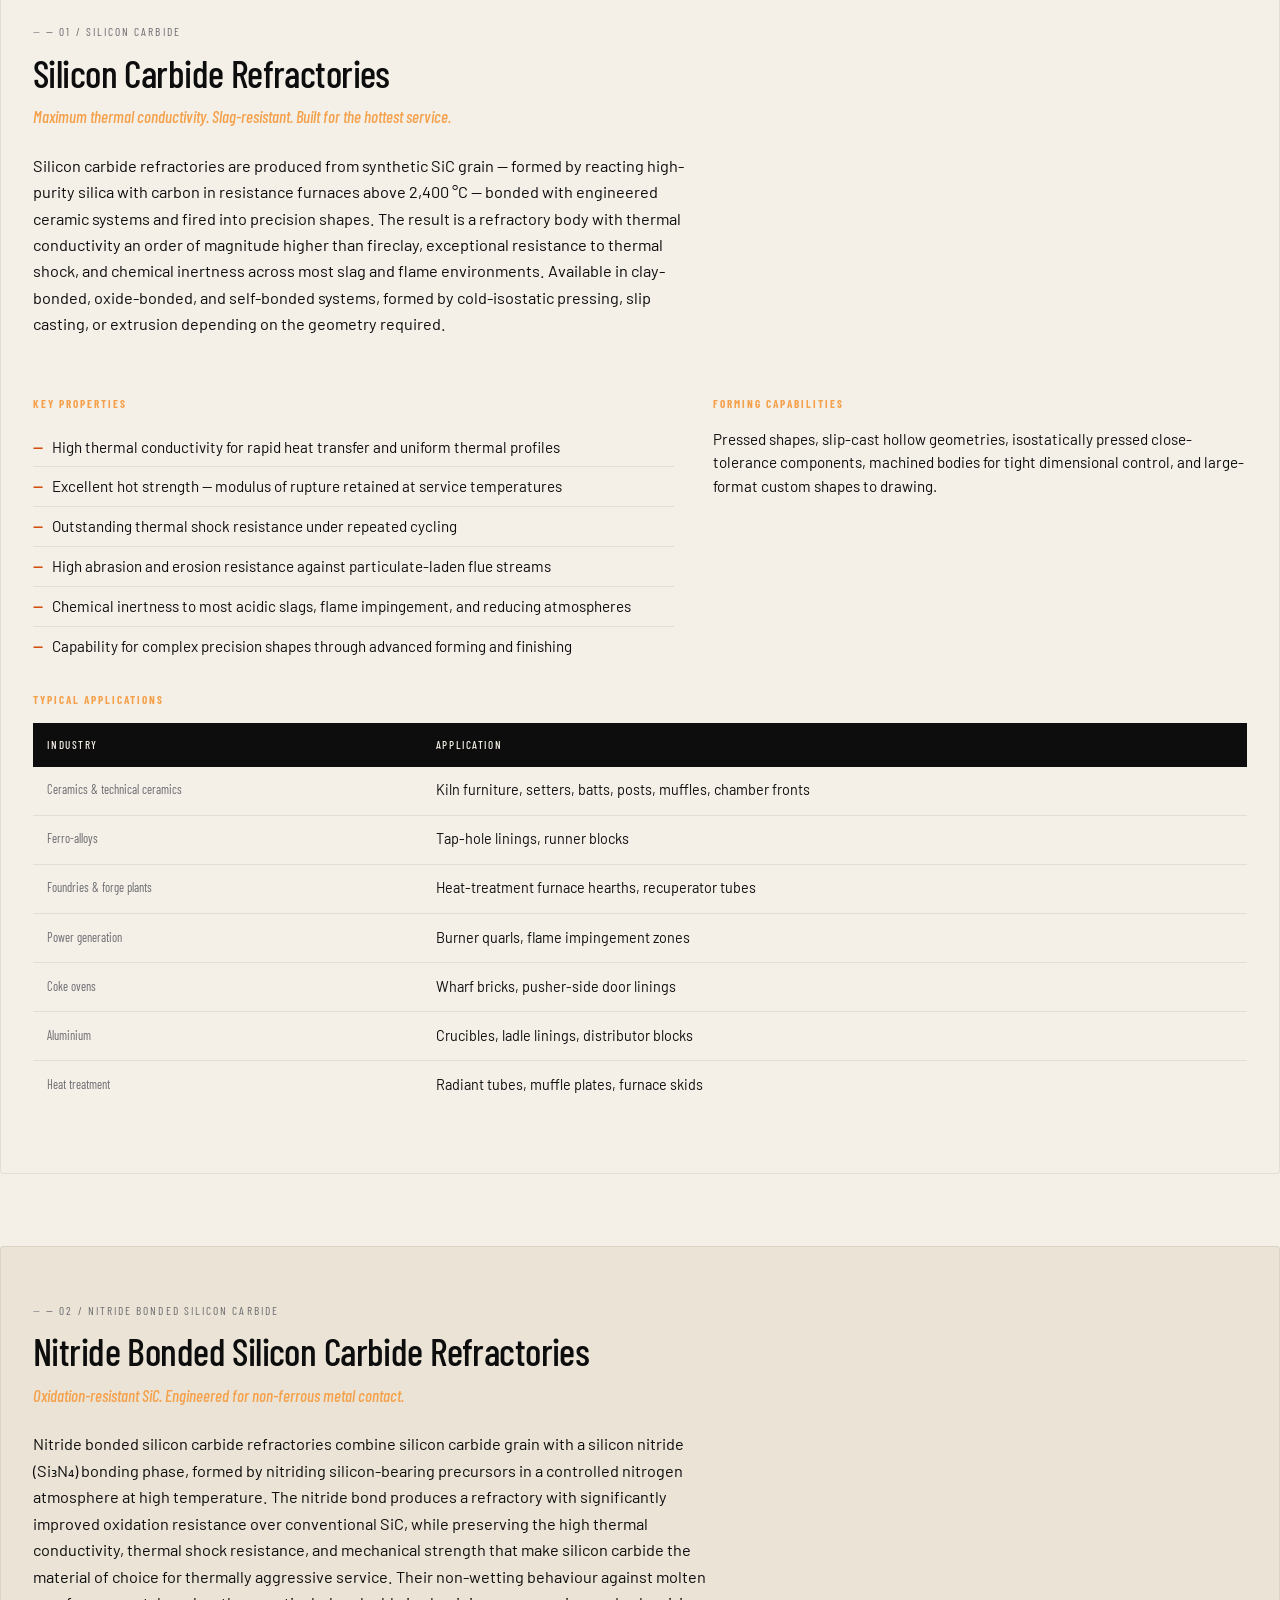
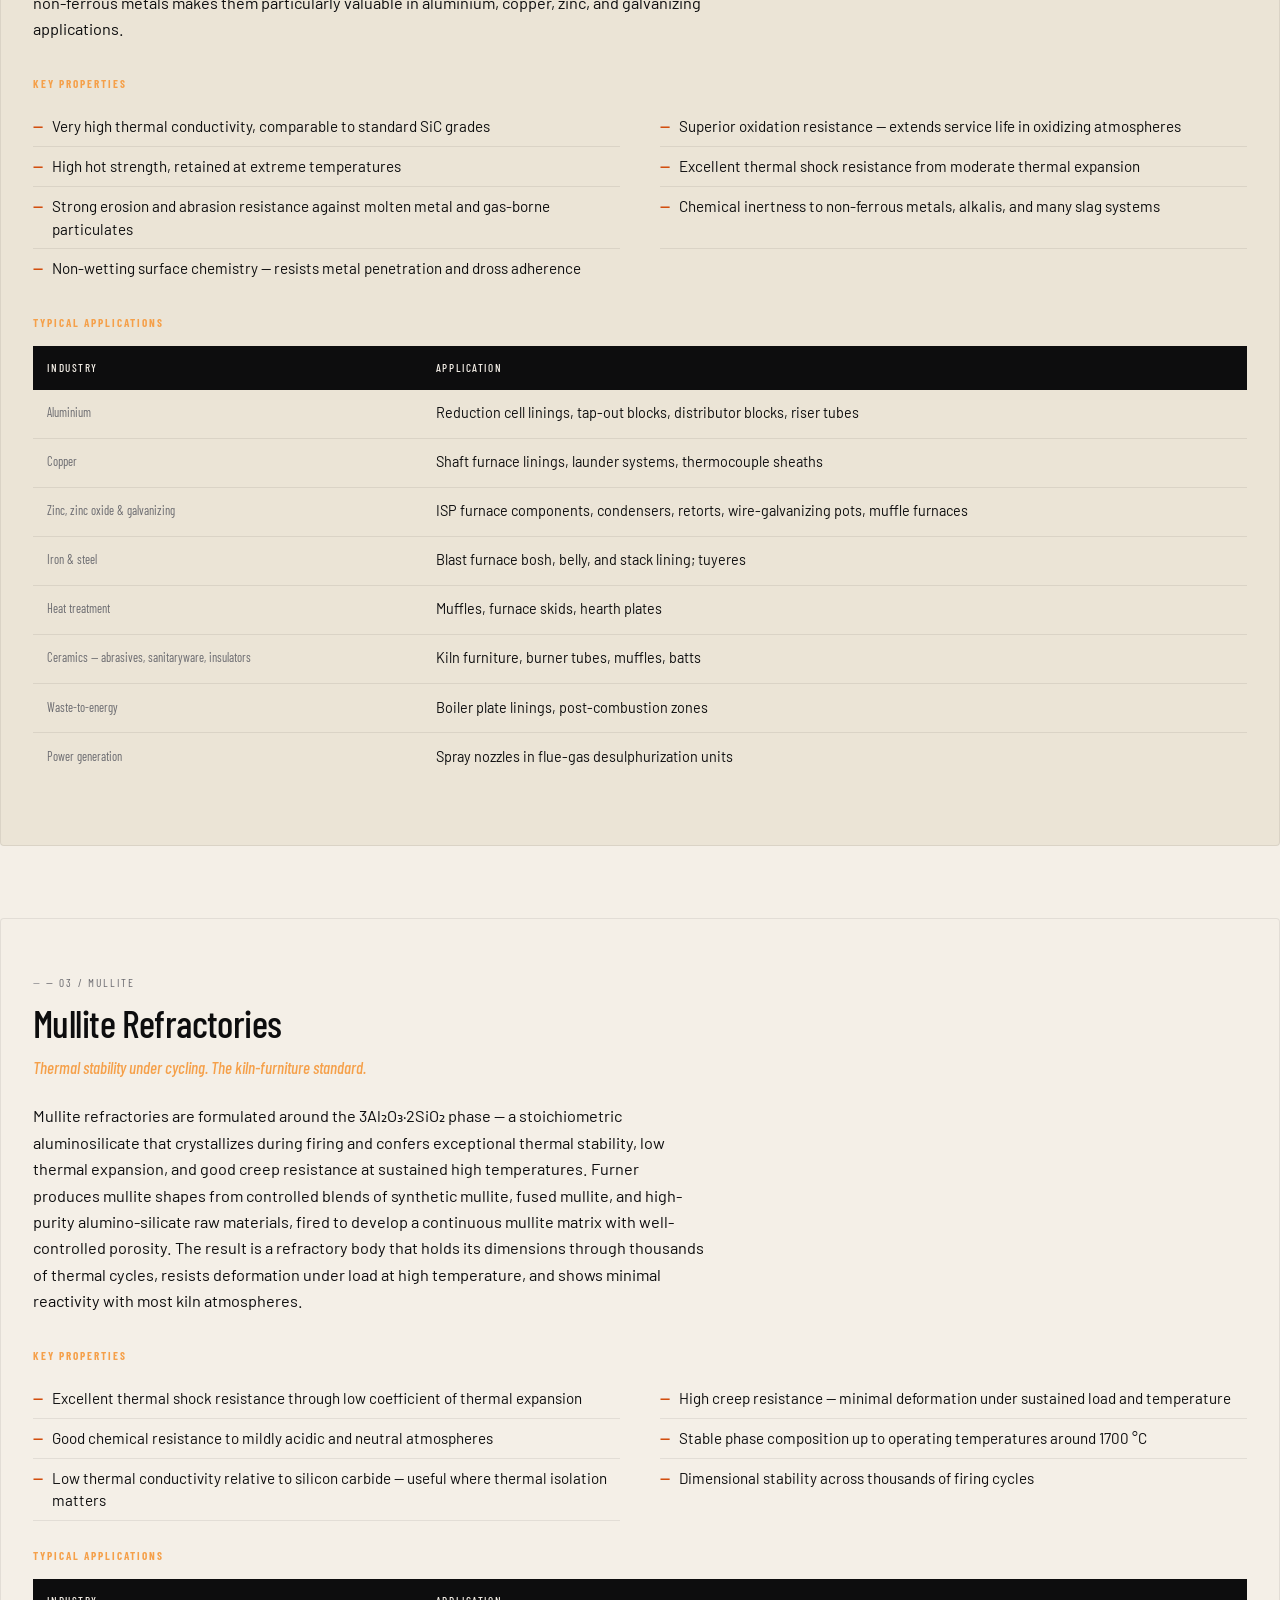
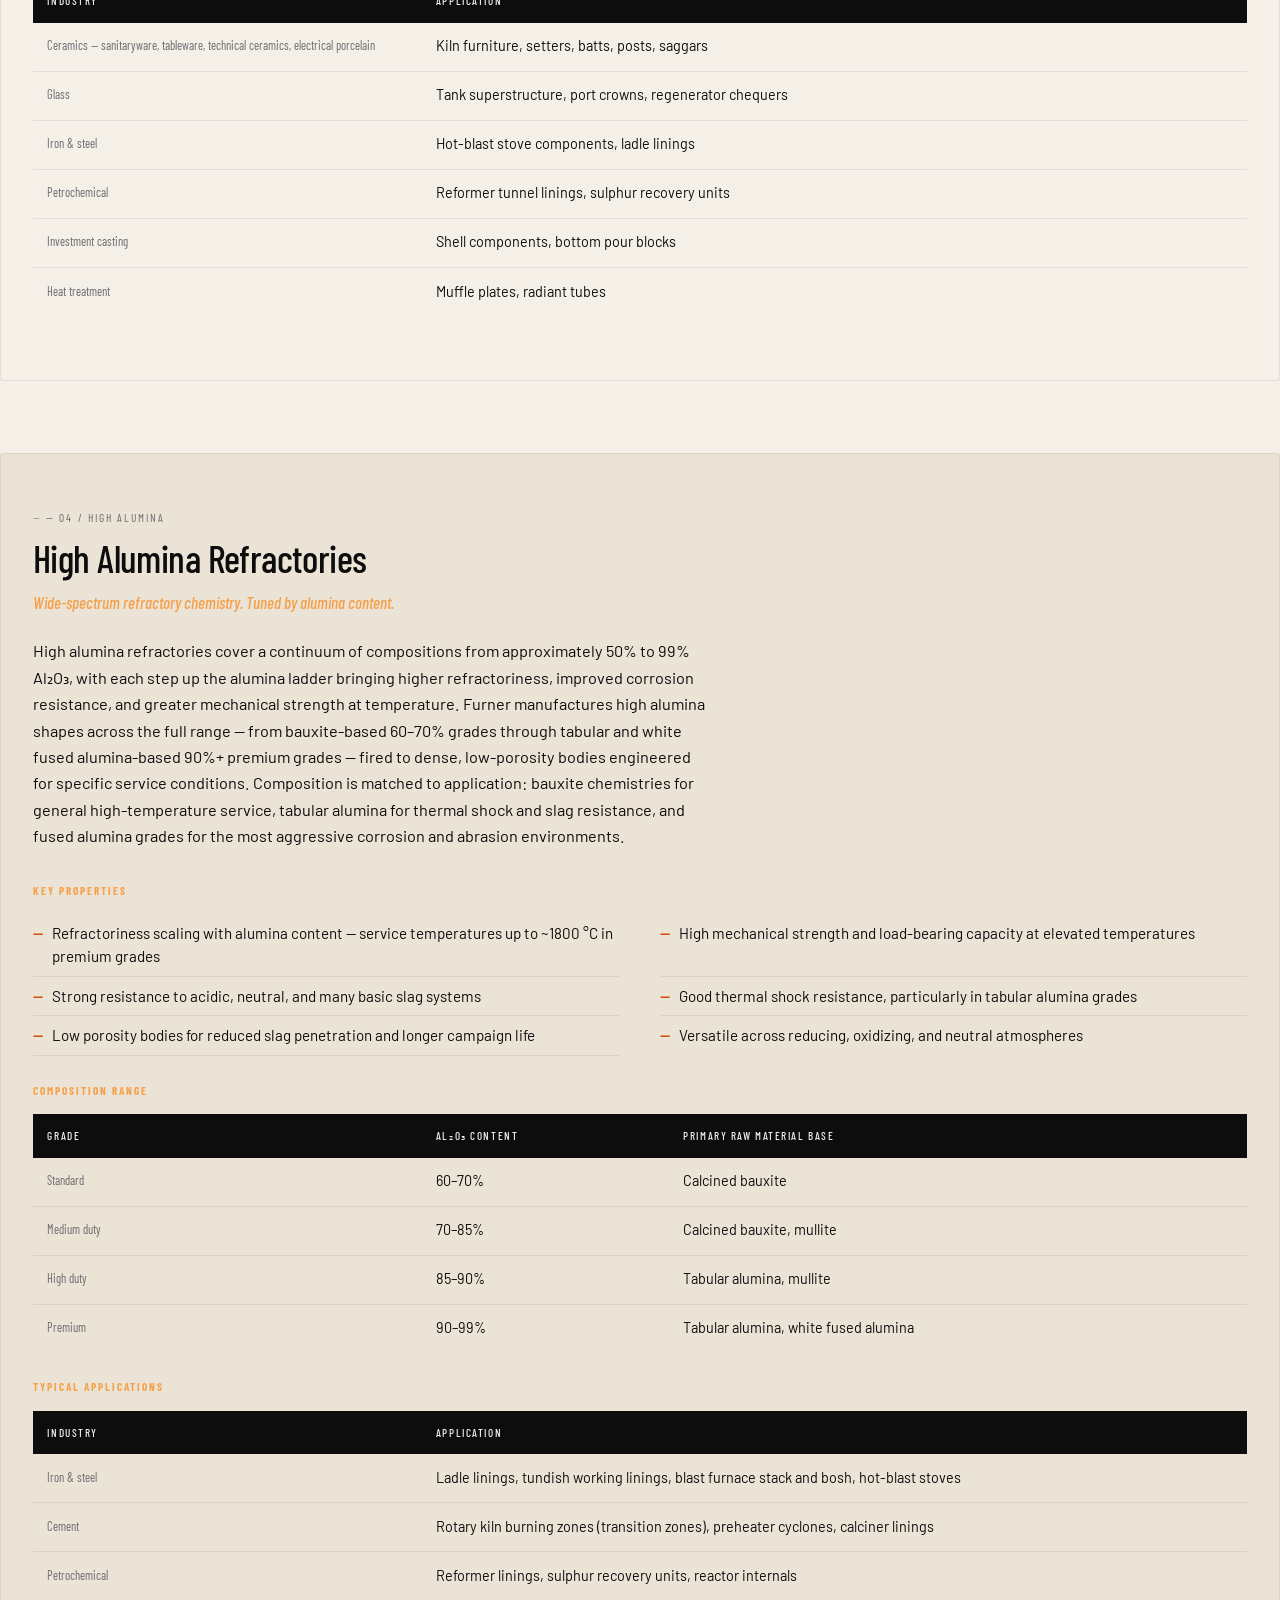
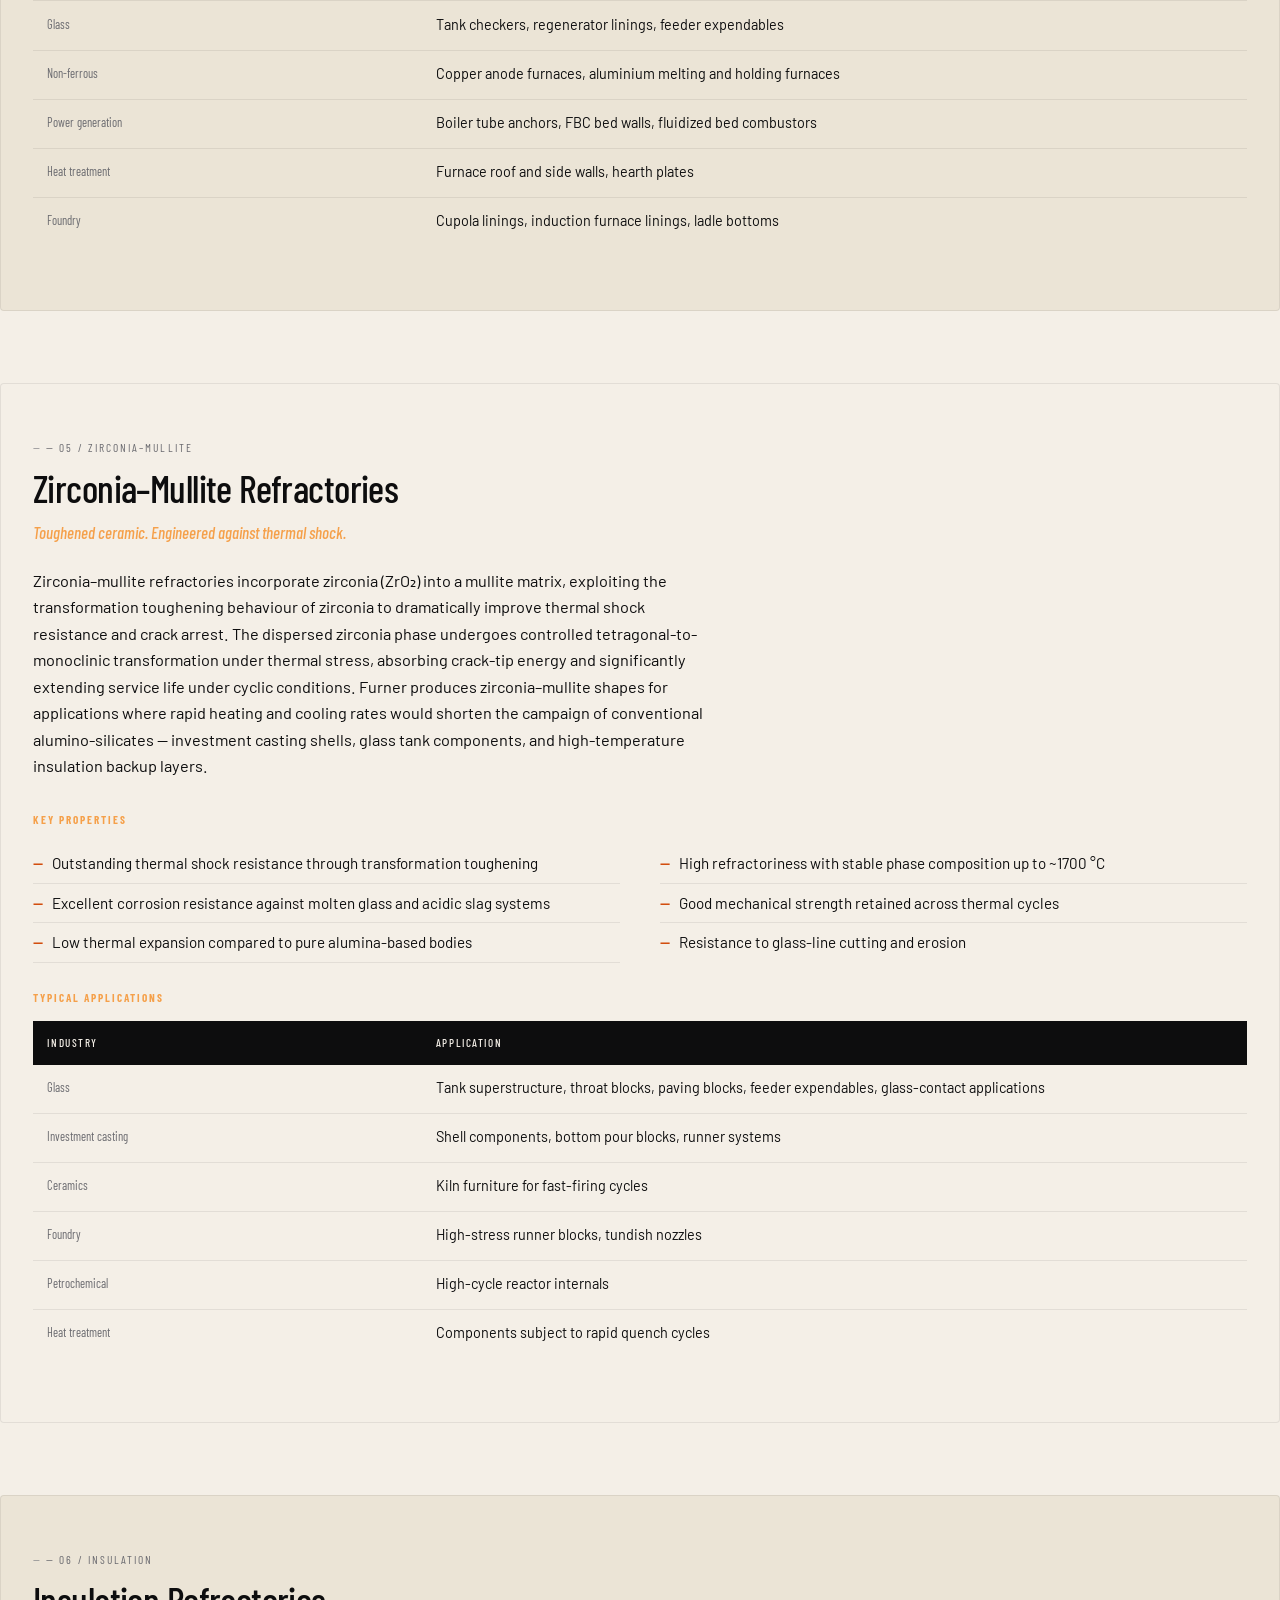
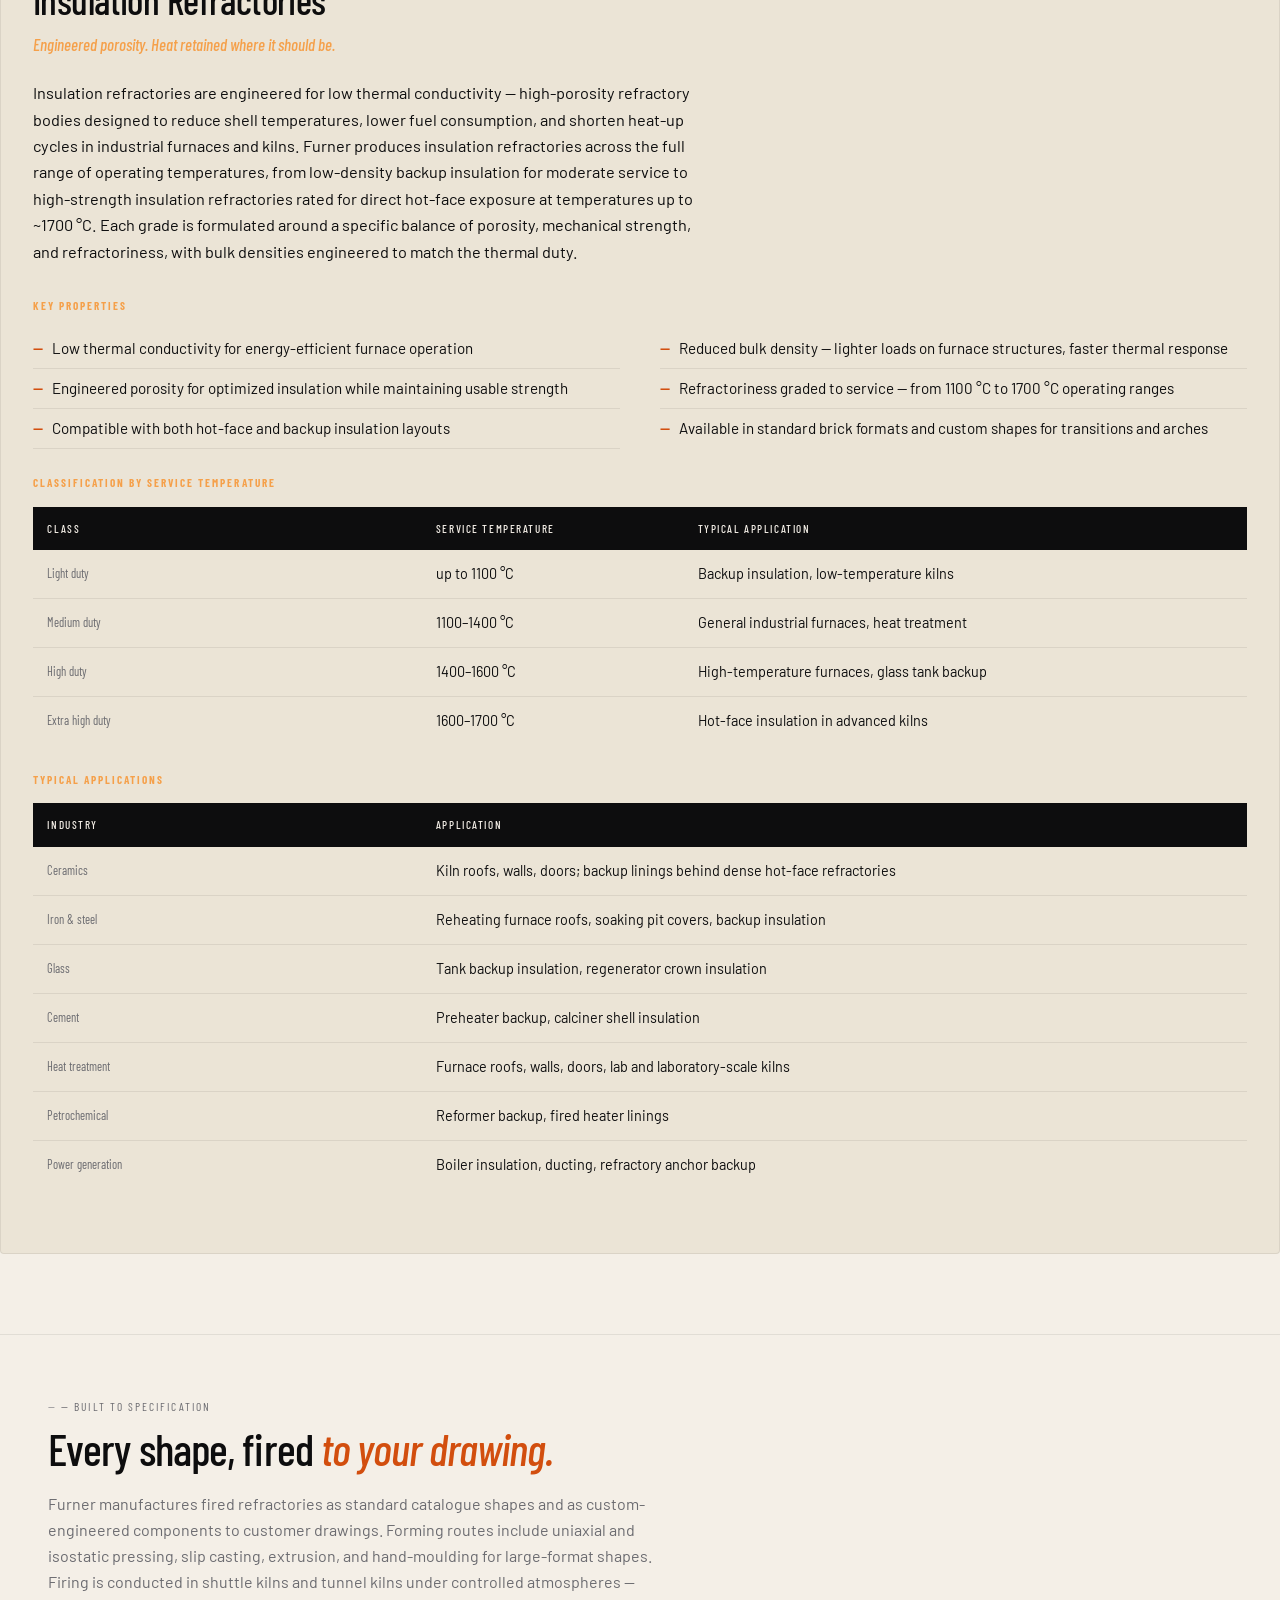
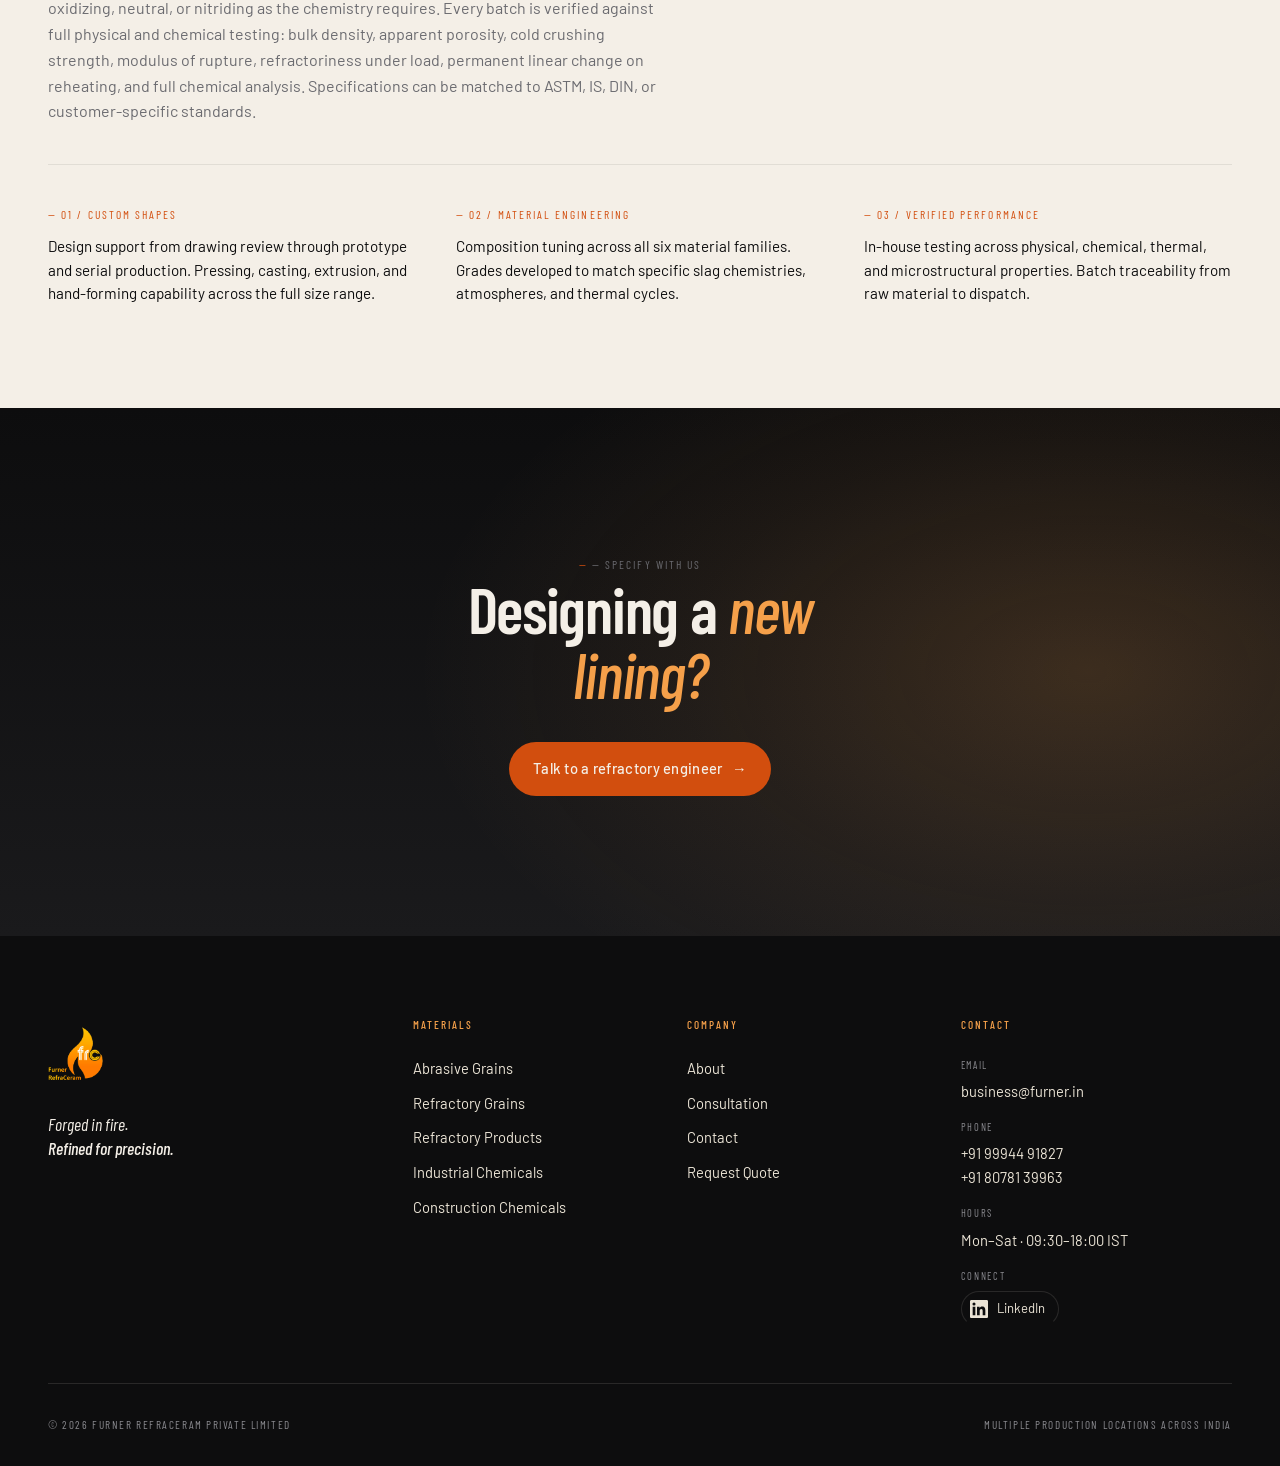
<file: refractory-products.html>
<!doctype html>
<html lang="en">
<head>
  <meta charset="utf-8" />
  <meta name="viewport" content="width=device-width, initial-scale=1" />
  <title>Refractory Products — Furner RefraCeram</title>
  <meta name="description" content="Calcium silicate insulation, ceramic fibre, and fired refractories — silicon carbide, nitride bonded SiC, mullite, high alumina, zirconia–mullite, and insulation. Formed refractory shapes for kilns, furnaces, ladles, reactors, and high-temperature process equipment." />
  <meta name="theme-color" content="#0d0d0e" />
  <meta property="og:title" content="Refractory Products — Calcium Silicate, Ceramic Fibre & Fired Refractories · Furner RefraCeram" />
  <meta property="og:description" content="Calcium silicate insulation, ceramic fibre, and fired refractories — silicon carbide, nitride bonded SiC, mullite, high alumina, zirconia–mullite, and insulation. Formed refractory shapes for kilns, furnaces, ladles, and reactors." />
  <meta property="og:image" content="assets/img/og-image.jpg" />
  <meta property="og:type" content="website" />
  <meta name="twitter:card" content="summary_large_image" />


  <link rel="icon" href="assets/favicon.ico" />
  <link rel="icon" type="image/png" sizes="32x32" href="assets/favicon-32.png" />
  <link rel="icon" type="image/png" sizes="16x16" href="assets/favicon-16.png" />
  <link rel="apple-touch-icon" href="assets/favicon-64.png" />

  <link rel="preconnect" href="https://fonts.googleapis.com" />
  <link rel="preconnect" href="https://fonts.gstatic.com" crossorigin />
  <link href="https://fonts.googleapis.com/css2?family=Barlow:wght@300;400;500;600;700&family=Barlow+Condensed:wght@500;600;700;800&display=swap" rel="stylesheet" />

  <link rel="stylesheet" href="assets/styles.css" />
</head>
<body>

<a href="#main" class="skip-link">Skip to content</a>

<header class="nav" data-nav>
  <div class="wrap nav__inner">
    <a href="index.html" class="nav__logo" aria-label="Furner RefraCeram — Home">
      <img src="assets/logo.png" alt="Furner RefraCeram" />
      <span class="nav__logo-text">Furner RefraCeram<small>Private Limited</small></span>
    </a>
    <nav class="nav__menu" aria-label="Primary">
      <ul class="nav__links">
        <li><a class="nav__link" href="index.html" data-nav-link title="Home">Home</a></li>
        <li class="nav__dropdown" data-dropdown>
          <button class="nav__dropdown-toggle" data-dropdown-toggle aria-haspopup="true" aria-expanded="false" data-nav-link>Materials</button>
          <div class="nav__dropdown-panel" role="menu">
            <a class="nav__dropdown-link" href="abrasives.html" role="menuitem"><span>Abrasive Grains</span><span>09</span></a>
            <a class="nav__dropdown-link" href="refractory.html" role="menuitem"><span>Refractory Grains</span><span>04</span></a>
            <a class="nav__dropdown-link" href="refractory-products.html" role="menuitem"><span>Refractory Products</span><span>08</span></a>
            <a class="nav__dropdown-link" href="chemicals.html" role="menuitem"><span>Industrial Chemicals</span><span>03</span></a>
            <a class="nav__dropdown-link" href="paver-chemco.html" role="menuitem"><span>Construction Chemicals</span><span>06</span></a>
          </div>
        </li>
        <li><a class="nav__link" href="consultation.html" data-nav-link>Consultation</a></li>
        <li><a class="nav__link" href="about.html" data-nav-link>About</a></li>
        <li><a class="nav__link" href="contact.html" data-nav-link>Contact</a></li>
      </ul>
      <a href="contact.html" class="btn btn--ember nav__cta">Request Quote</a>
    </nav>
    <button class="nav__burger" data-burger aria-label="Open menu" aria-expanded="false" aria-controls="mobile-menu">
      <span></span><span></span><span></span>
    </button>
  </div>
</header>

<div class="mobile-menu" id="mobile-menu" data-mobile-menu>
  <div class="wrap">
    <div class="mobile-menu__group">
      <span class="eyebrow">— Materials</span>
      <a class="mobile-menu__sub" href="abrasives.html">Abrasive Grains</a>
      <a class="mobile-menu__sub" href="refractory.html">Refractory Grains</a>
      <a class="mobile-menu__sub" href="refractory-products.html">Refractory Products</a>
      <a class="mobile-menu__sub" href="chemicals.html">Industrial Chemicals</a>
      <a class="mobile-menu__sub" href="paver-chemco.html">Construction Chemicals</a>
    </div>
    <div class="mobile-menu__group">
      <a class="mobile-menu__link" href="index.html">Home</a>
      <a class="mobile-menu__link" href="consultation.html">Consultation</a>
      <a class="mobile-menu__link" href="about.html">About</a>
      <a class="mobile-menu__link" href="contact.html">Contact</a>
    </div>
    <a href="contact.html" class="btn btn--ember mobile-menu__cta">Request Quote →</a>
  </div>
</div>

<main id="main">

<!-- ======================== PAGE HERO ======================== -->
<section class="page-hero page-hero--overlay-45">
  <div class="page-hero__bg" style="background-image: url('assets/img/refpdt.jpg');" aria-hidden="true"></div>
  <div class="sparks" data-sparks aria-hidden="true"></div>
  <div class="wrap page-hero__inner">
    <div class="page-hero__crumb">
      <a href="index.html">Home</a><span>/</span><a href="index.html#products">Materials</a><span>/</span><span style="color: var(--paper);">Refractory Products</span>
    </div>
    <h1 class="page-hero__title">Refractory Products.<br/><em>Insulation, fibres &amp; finished products.</em></h1>
    <p class="page-hero__lede">A complementary line of formed refractory products — calcium silicate boards and pipe sections, engineered ceramic fibre, and refractory finished products across silicon carbide, nitride bonded SiC, mullite, high alumina, zirconia–mullite, and insulation grades. Lining systems for kilns, furnaces, ladles, reactors, and reduction cells from 650 °C through 1800 °C.</p>
    <p class="page-hero__clarifier" style="margin-top: 1.4rem; font-family: var(--font-mono); font-size: 0.8rem; letter-spacing: 0.08em; color: var(--ember-glow); max-width: 70ch;">Eight product types across three families: calcium silicate insulation, engineered ceramic fibre, and six refractory chemistries.</p>
  </div>
</section>

<!-- ======================== 01. CALCIUM SILICATE BOARD & PIPES ======================== -->
<section class="product-section" id="calcium-silicate">
  <div class="wrap product-section__inner">
    <div data-reveal>
      <span class="product-detail__num">— 01 / Refractory Products</span>
      <h2 class="product-detail__title">Calcium Silicate Board &amp; Pipes</h2>
      <p class="product-detail__lede">A green-generation thermal insulation material engineered for high-temperature service. Lightweight, asbestos-free, water-resistant, and dimensionally stable — calcium silicate boards and pipe sections cover the 650 °C to 1100 °C envelope, with ultra-high-density and nano-grade variants pushing further still.</p>
      <p class="product-detail__lede" style="margin-top: 1rem;">Used across power plants, petrochemical refineries, steel mills, kiln walls, oven linings, fire doors, and process pipework where the lining must hold its shape, shed water, and stay non-combustible across thousands of thermal cycles.</p>
      <div class="tags">
        <span class="tag">Asbestos-Free</span>
        <span class="tag">Class A1 Non-Combustible</span>
        <span class="tag">Water-Resistant</span>
        <span class="tag">Power &amp; Petrochem</span>
        <span class="tag">Fire Doors</span>
        <span class="tag">Process Pipework</span>
      </div>
      <div class="cs-meta">
        <div class="cs-meta__group">
          <h4>Forms &amp; Sizes</h4>
          <ul>
            <li><span>Board</span><span>1000 × 500 × 25–100 mm</span></li>
            <li><span>Board (large)</span><span>1200 × 1000 mm</span></li>
            <li><span>Pipe Section</span><span>DN15–DN600</span></li>
          </ul>
        </div>
        <div class="cs-meta__group">
          <h4>Standards</h4>
          <p>JC/T 564<br/>ASTM C533<br/>GB/T 10699</p>
        </div>
        <div class="cs-meta__group">
          <h4>Packing</h4>
          <ul>
            <li><span>Crated</span><span>25 kg</span></li>
            <li><span>Palletised</span><span>To order</span></li>
          </ul>
        </div>
      </div>
    </div>
    <aside class="spec">
      <h4>Grade Range</h4>
      <ul>
        <li><span>650 Grade</span><span>≤ 650 °C</span></li>
        <li><span>800 Grade</span><span>≤ 800 °C</span></li>
        <li><span>1000 Grade</span><span>≤ 1000 °C</span></li>
        <li><span>1100 Grade</span><span>≤ 1100 °C</span></li>
        <li><span>Ultra-HD / HT</span><span>≤ 1200 °C</span></li>
        <li><span>Nano Board</span><span>Ultra-low λ</span></li>
      </ul>
      <h4>Physical (Type I / Type II)</h4>
      <ul>
        <li><span>Bulk Density</span><span>220–280 kg/m³</span></li>
        <li><span>Compressive Str.</span><span>≥ 0.5 MPa</span></li>
        <li><span>Flexural Str.</span><span>≥ 0.4 MPa</span></li>
        <li><span>Linear Shrinkage</span><span>≤ 2%</span></li>
      </ul>
      <h4>Thermal Conductivity</h4>
      <ul>
        <li><span>at 200 °C</span><span>≤ 0.058 W/m·K</span></li>
        <li><span>at 400 °C</span><span>≤ 0.072 W/m·K</span></li>
        <li><span>at 600 °C</span><span>≤ 0.090 W/m·K</span></li>
      </ul>
    </aside>
  </div>
  <div class="wrap cs-types-wrap" data-reveal>
    <div class="cs-types-block__head">
      <span class="eyebrow">— Available Types</span>
      <h3 class="cs-types-block__heading">Seven formulations across the temperature range.</h3>
    </div>
    <div class="cs-types">
      <article class="cs-type">
        <div class="cs-type__img" style="background-image: url('assets/img/prod-cs-1100.jpg');">
          <span class="cs-type__badge">≤ 1100 °C</span>
        </div>
        <div class="cs-type__body">
          <h4 class="cs-type__name">1100 Grade Board</h4>
          <p class="cs-type__desc">Premium Xonotlite formulation reinforced with glass fibre. Density 260–280 kg/m³ with compressive strength ≥ 0.90 MPa — the strongest in the range, for the hottest pipework, kiln crowns, and boiler walls.</p>
        </div>
      </article>
      <article class="cs-type">
        <div class="cs-type__img" style="background-image: url('assets/img/prod-cs-1000.jpg');">
          <span class="cs-type__badge">≤ 1000 °C</span>
        </div>
        <div class="cs-type__body">
          <h4 class="cs-type__name">1000 Grade Board</h4>
          <p class="cs-type__desc">Mainstream high-temperature insulation for petroleum, chemical, power, metallurgy, and aluminium plants. Density 220–250 kg/m³, compressive strength ≥ 0.8 MPa.</p>
        </div>
      </article>
      <article class="cs-type">
        <div class="cs-type__img" style="background-image: url('assets/img/prod-cs-800.jpg');">
          <span class="cs-type__badge">≤ 800 °C</span>
        </div>
        <div class="cs-type__body">
          <h4 class="cs-type__name">800 Grade Board</h4>
          <p class="cs-type__desc">Mid-range service for boiler bodies, light-industry kilns, and heating-power pipelines. Density 220–250 kg/m³, compressive strength ≥ 0.8 MPa.</p>
        </div>
      </article>
      <article class="cs-type">
        <div class="cs-type__img" style="background-image: url('assets/img/prod-cs-650.jpg');">
          <span class="cs-type__badge">≤ 650 °C</span>
        </div>
        <div class="cs-type__body">
          <h4 class="cs-type__name">650 Grade Board</h4>
          <p class="cs-type__desc">Tobermorite-based formulation reinforced with natural wood fibre, for general process insulation up to 650 °C. Density 280 ±10% kg/m³.</p>
        </div>
      </article>
      <article class="cs-type">
        <div class="cs-type__img" style="background-image: url('assets/img/prod-cs-pipe.jpg');">
          <span class="cs-type__badge">Custom DN</span>
        </div>
        <div class="cs-type__body">
          <h4 class="cs-type__name">Pipe Section</h4>
          <p class="cs-type__desc">Half-shell pipe sections cut to project DN. Tobermorite formulation, density 280 ±10% kg/m³. Made to drawing — share OD, length, and thickness with the enquiry.</p>
        </div>
      </article>
      <article class="cs-type">
        <div class="cs-type__img" style="background-image: url('assets/img/prod-cs-uhd.jpg');">
          <span class="cs-type__badge">Ultra-HD / HT</span>
        </div>
        <div class="cs-type__body">
          <h4 class="cs-type__name">Ultra-High Density</h4>
          <p class="cs-type__desc">Glass- or carbon-fibre reinforced. Density 800–1200 kg/m³ with thermal-shock and mechanical-processing performance for aluminium chute liners, casting nozzles, and non-ferrous launder systems.</p>
        </div>
      </article>
      <article class="cs-type">
        <div class="cs-type__img" style="background-image: url('assets/img/prod-cs-nano.jpg');">
          <span class="cs-type__badge">≤ 1100 °C · Nano</span>
        </div>
        <div class="cs-type__body">
          <h4 class="cs-type__name">Nano Insulation Board</h4>
          <p class="cs-type__desc">Nano-engineered xonotlite/hard variants with thermal conductivity 3–4× better than conventional boards (λ ≤ 0.05 W/m·K @ 800 °C). Steel ladles, glass kilns, aerospace black boxes.</p>
        </div>
      </article>
    </div>
  </div>
</section>

<!-- ======================== 02. CERAMIC FIBRE PRODUCTS ======================== -->
<section class="product-section product-section--cream" id="ceramic-fibre">
  <div class="wrap product-section__inner">
    <div data-reveal>
      <span class="product-detail__num">— 02 / Refractory Products</span>
      <h2 class="product-detail__title">Ceramic Fibre Products</h2>
      <p class="product-detail__lede">Aluminium-silicate fibre engineered as blanket, board, and paper — available in common, standard, high-purity, high-alumina, and zirconia grades. Lining systems for kilns, furnaces, and reformers, with continuous service from 1050 °C up to 1430 °C.</p>
      <p class="product-detail__lede" style="margin-top: 1rem;">Spun and blown from molten alumina-silica, then needled into blanket, vacuum-formed into board, or wet-laid into paper. Used across industrial kilns, hot-face linings, fire doors, kiln-car backing, expansion-joint gaskets, and high-temperature filtration.</p>
      <div class="tags">
        <span class="tag">Hot Face</span>
        <span class="tag">Kiln Lining</span>
        <span class="tag">Reformer</span>
        <span class="tag">Fire Door</span>
        <span class="tag">Gasket</span>
        <span class="tag">Expansion Joint</span>
      </div>
      <div class="cs-meta">
        <div class="cs-meta__group">
          <h4>Forms</h4>
          <ul>
            <li><span>Blanket</span><span>13–50 mm</span></li>
            <li><span>Board</span><span>20–50 mm</span></li>
            <li><span>Paper</span><span>1–6 mm</span></li>
          </ul>
        </div>
        <div class="cs-meta__group">
          <h4>Standards</h4>
          <p>ASTM C892<br/>JIS A9504<br/>GB/T 16400</p>
        </div>
        <div class="cs-meta__group">
          <h4>Packing</h4>
          <ul>
            <li><span>Blanket Roll</span><span>7.2 / 14.4 m</span></li>
            <li><span>Board / Paper</span><span>Crated</span></li>
          </ul>
        </div>
      </div>
    </div>
    <aside class="spec">
      <h4>Grade Range</h4>
      <ul>
        <li><span>Common</span><span>≤ 1050 °C</span></li>
        <li><span>Standard</span><span>≤ 1260 °C</span></li>
        <li><span>High Pure</span><span>≤ 1260 °C</span></li>
        <li><span>High Alumina</span><span>≤ 1350 °C</span></li>
        <li><span>Zirconia</span><span>≤ 1430 °C</span></li>
      </ul>
      <h4>Physical</h4>
      <ul>
        <li><span>Bulk Density</span><span>96–380 kg/m³</span></li>
        <li><span>Fibre Diameter</span><span>2–4 µm</span></li>
        <li><span>Tensile Strength</span><span>≥ 0.05 MPa (blanket)</span></li>
        <li><span>Linear Shrinkage</span><span>≤ 3% @ rated T</span></li>
      </ul>
      <h4>Chemistry (typical)</h4>
      <ul>
        <li><span>Al₂O₃</span><span>43–56%</span></li>
        <li><span>SiO₂</span><span>44–57%</span></li>
        <li><span>ZrO₂ (zirconia grade)</span><span>15–17%</span></li>
        <li><span>Asbestos</span><span>None</span></li>
      </ul>
    </aside>
  </div>
  <div class="wrap cs-types-wrap" data-reveal>
    <div class="cs-types-block__head">
      <span class="eyebrow">— Available Forms</span>
      <h3 class="cs-types-block__heading">Three product forms across the grade range.</h3>
    </div>
    <div class="cs-types">
      <article class="cs-type">
        <div class="cs-type__img" style="background-image: url('assets/img/prod-cf-blanket.jpg');">
          <span class="cs-type__badge">Up to ≤ 1430 °C</span>
        </div>
        <div class="cs-type__body">
          <h4 class="cs-type__name">Ceramic Fibre Blanket</h4>
          <p class="cs-type__desc">Spun and blown fibre, needled into a continuous interwoven mat with no binders. Excellent tensile strength, springy for tight fits. Density 96–160 kg/m³, thickness 13–50 mm, rolls of 7.2 m or 14.4 m × 610 mm. Industrial kilns, pipe lining, boiler walls, building fireproofing.</p>
        </div>
      </article>
      <article class="cs-type">
        <div class="cs-type__img" style="background-image: url('assets/img/prod-cf-board.jpg');">
          <span class="cs-type__badge">Up to ≤ 1430 °C</span>
        </div>
        <div class="cs-type__body">
          <h4 class="cs-type__name">Ceramic Fibre Board</h4>
          <p class="cs-type__desc">Vacuum-formed from fibre with organic and inorganic binders for high mechanical strength. Density 250–380 kg/m³, sizes 1000 × 600 mm or 1200 × 1000 mm, thickness 20–50 mm. Furnace doors, fire walls, glass-tank panels, ladle backing, combustion chambers.</p>
        </div>
      </article>
      <article class="cs-type">
        <div class="cs-type__img" style="background-image: url('assets/img/prod-cf-paper.jpg');">
          <span class="cs-type__badge">≤ 1260 °C</span>
        </div>
        <div class="cs-type__body">
          <h4 class="cs-type__name">Ceramic Fibre Paper</h4>
          <p class="cs-type__desc">Wet-laid pure fibre paper, low heat storage and high flexibility. Thickness 1–6 mm, widths up to 1220 mm. Coke-oven door insulation, blast-furnace hot-air piping, mould-wrap for controlled cooling, welding shields, ingot-mould bottom strips.</p>
        </div>
      </article>
    </div>
  </div>
</section>

<!-- ======================== 03. FIRED REFRACTORIES ======================== -->
<section class="product-section" id="fired-refractories">
  <div class="wrap product-section__inner">
    <div data-reveal>
      <span class="product-detail__num">— 03 / Refractory Products</span>
      <h2 class="product-detail__title">Fired Refractories.<br/><em>Engineered shapes. Industrial endurance.</em></h2>
      <p class="product-detail__lede">Fired refractories are the structural skin of high-temperature industry — the shaped, kiln-fired components that line furnaces, kilns, reactors, and reduction cells, holding their geometry and chemistry intact at temperatures where most materials fail.</p>
      <p class="product-detail__lede" style="margin-top: 1rem;">Furner RefraCeram manufactures a complete range of fired refractory shapes across six material families, each formulated for a specific combination of thermal load, chemical environment, and mechanical stress. Every shape is produced to specification, fired under controlled atmospheres, and verified against full physical and chemical testing before dispatch.</p>
      <p class="fr-tagline"><strong>Six material families. Hundreds of shapes. One specification discipline.</strong></p>
      <div class="tags">
        <span class="tag">Custom Shapes</span>
        <span class="tag">Pressed · Cast · Extruded</span>
        <span class="tag">Six Material Families</span>
        <span class="tag">ASTM · IS · DIN</span>
      </div>
    </div>
    <aside class="spec">
      <h4>Material Families</h4>
      <ul>
        <li><span>Silicon Carbide</span><span>≤ 1700 °C</span></li>
        <li><span>Nitride Bonded SiC</span><span>≤ 1700 °C</span></li>
        <li><span>Mullite</span><span>≤ 1700 °C</span></li>
        <li><span>High Alumina</span><span>≤ 1800 °C</span></li>
        <li><span>Zirconia–Mullite</span><span>≤ 1700 °C</span></li>
        <li><span>Insulation</span><span>≤ 1700 °C</span></li>
      </ul>
      <h4>Forming Routes</h4>
      <ul>
        <li><span>Uniaxial Press</span><span>Standard shapes</span></li>
        <li><span>Isostatic Press</span><span>Close tolerance</span></li>
        <li><span>Slip Cast</span><span>Hollow geometry</span></li>
        <li><span>Extrusion</span><span>Tubes · profiles</span></li>
        <li><span>Hand-Moulded</span><span>Large format</span></li>
      </ul>
      <h4>QA Battery</h4>
      <ul>
        <li><span>BD · AP</span><span>per batch</span></li>
        <li><span>CCS · MOR</span><span>per batch</span></li>
        <li><span>RUL · PLC</span><span>per grade</span></li>
        <li><span>Chemistry (XRF)</span><span>full lot</span></li>
      </ul>
    </aside>
  </div>

  <div class="wrap cs-types-wrap" data-reveal>
    <div class="cs-types-block__head">
      <span class="eyebrow">— Six material families</span>
      <h3 class="cs-types-block__heading">Pick the chemistry, pick the shape.</h3>
    </div>
    <div class="cs-types">
      <a class="cs-type" href="#fr-silicon-carbide">
        <div class="cs-type__img" style="background-image: url('assets/img/prod-fr-sic.jpg');">
          <span class="cs-type__badge">— 01 / Silicon Carbide</span>
        </div>
        <div class="cs-type__body">
          <h4 class="cs-type__name">Silicon Carbide Refractories</h4>
          <p class="cs-type__desc">Maximum thermal conductivity. Slag-resistant. Built for the hottest service — kiln furniture, tap-hole linings, burner quarls, radiant tubes.</p>
        </div>
      </a>
      <a class="cs-type" href="#fr-nitride-bonded-sic">
        <div class="cs-type__img" style="background-image: url('assets/img/prod-fr-nbsic.jpg');">
          <span class="cs-type__badge">— 02 / Nitride Bonded</span>
        </div>
        <div class="cs-type__body">
          <h4 class="cs-type__name">Nitride Bonded SiC</h4>
          <p class="cs-type__desc">Oxidation-resistant SiC with non-wetting chemistry. Engineered for aluminium, copper, zinc, and galvanizing service.</p>
        </div>
      </a>
      <a class="cs-type" href="#fr-mullite">
        <div class="cs-type__img" style="background-image: url('assets/img/prod-fr-mullite.jpg');">
          <span class="cs-type__badge">— 03 / Mullite</span>
        </div>
        <div class="cs-type__body">
          <h4 class="cs-type__name">Mullite Refractories</h4>
          <p class="cs-type__desc">Thermal stability under cycling. The kiln-furniture standard for sanitaryware, tableware, and technical ceramics.</p>
        </div>
      </a>
      <a class="cs-type" href="#fr-high-alumina">
        <div class="cs-type__img" style="background-image: url('assets/img/prod-fr-alumina.jpg');">
          <span class="cs-type__badge">— 04 / High Alumina</span>
        </div>
        <div class="cs-type__body">
          <h4 class="cs-type__name">High Alumina Refractories</h4>
          <p class="cs-type__desc">Wide-spectrum chemistry tuned by alumina content — 60% bauxite-based to 99% premium fused-alumina grades.</p>
        </div>
      </a>
      <a class="cs-type" href="#fr-zirconia-mullite">
        <div class="cs-type__img" style="background-image: url('assets/img/prod-fr-zirconia.jpg');">
          <span class="cs-type__badge">— 05 / Zirconia–Mullite</span>
        </div>
        <div class="cs-type__body">
          <h4 class="cs-type__name">Zirconia–Mullite Refractories</h4>
          <p class="cs-type__desc">Toughened ceramic. Transformation toughening from dispersed ZrO₂ — engineered against thermal shock.</p>
        </div>
      </a>
      <a class="cs-type" href="#fr-insulation">
        <div class="cs-type__img" style="background-image: url('assets/img/prod-fr-insulation.jpg');">
          <span class="cs-type__badge">— 06 / Insulation</span>
        </div>
        <div class="cs-type__body">
          <h4 class="cs-type__name">Insulation Refractories</h4>
          <p class="cs-type__desc">Engineered porosity from light duty 1100 °C through extra-high duty 1700 °C hot-face exposure.</p>
        </div>
      </a>
    </div>
  </div>

  <!-- ======================== 03.01 SILICON CARBIDE ======================== -->
  <div class="wrap fr-detail" id="fr-silicon-carbide" data-reveal>
    <div class="fr-detail__head">
      <span class="eyebrow">— 01 / Silicon Carbide</span>
      <h3 class="fr-detail__title">Silicon Carbide Refractories</h3>
      <p class="fr-detail__sub"><em>Maximum thermal conductivity. Slag-resistant. Built for the hottest service.</em></p>
    </div>
    <p class="fr-detail__overview">Silicon carbide refractories are produced from synthetic SiC grain — formed by reacting high-purity silica with carbon in resistance furnaces above 2,400 °C — bonded with engineered ceramic systems and fired into precision shapes. The result is a refractory body with thermal conductivity an order of magnitude higher than fireclay, exceptional resistance to thermal shock, and chemical inertness across most slag and flame environments. Available in clay-bonded, oxide-bonded, and self-bonded systems, formed by cold-isostatic pressing, slip casting, or extrusion depending on the geometry required.</p>
    <div class="fr-detail__cols">
      <div>
        <h4 class="fr-detail__h4">Key Properties</h4>
        <ul class="fr-detail__list">
          <li>High thermal conductivity for rapid heat transfer and uniform thermal profiles</li>
          <li>Excellent hot strength — modulus of rupture retained at service temperatures</li>
          <li>Outstanding thermal shock resistance under repeated cycling</li>
          <li>High abrasion and erosion resistance against particulate-laden flue streams</li>
          <li>Chemical inertness to most acidic slags, flame impingement, and reducing atmospheres</li>
          <li>Capability for complex precision shapes through advanced forming and finishing</li>
        </ul>
      </div>
      <div>
        <h4 class="fr-detail__h4">Forming Capabilities</h4>
        <p>Pressed shapes, slip-cast hollow geometries, isostatically pressed close-tolerance components, machined bodies for tight dimensional control, and large-format custom shapes to drawing.</p>
      </div>
    </div>
    <h4 class="fr-detail__h4">Typical Applications</h4>
    <div class="fr-apps-wrap">
      <table class="fr-apps">
        <thead><tr><th>Industry</th><th>Application</th></tr></thead>
        <tbody>
          <tr><td>Ceramics &amp; technical ceramics</td><td>Kiln furniture, setters, batts, posts, muffles, chamber fronts</td></tr>
          <tr><td>Ferro-alloys</td><td>Tap-hole linings, runner blocks</td></tr>
          <tr><td>Foundries &amp; forge plants</td><td>Heat-treatment furnace hearths, recuperator tubes</td></tr>
          <tr><td>Power generation</td><td>Burner quarls, flame impingement zones</td></tr>
          <tr><td>Coke ovens</td><td>Wharf bricks, pusher-side door linings</td></tr>
          <tr><td>Aluminium</td><td>Crucibles, ladle linings, distributor blocks</td></tr>
          <tr><td>Heat treatment</td><td>Radiant tubes, muffle plates, furnace skids</td></tr>
        </tbody>
      </table>
    </div>
  </div>

  <!-- ======================== 03.02 NITRIDE BONDED SIC ======================== -->
  <div class="wrap fr-detail fr-detail--cream" id="fr-nitride-bonded-sic" data-reveal>
    <div class="fr-detail__head">
      <span class="eyebrow">— 02 / Nitride Bonded Silicon Carbide</span>
      <h3 class="fr-detail__title">Nitride Bonded Silicon Carbide Refractories</h3>
      <p class="fr-detail__sub"><em>Oxidation-resistant SiC. Engineered for non-ferrous metal contact.</em></p>
    </div>
    <p class="fr-detail__overview">Nitride bonded silicon carbide refractories combine silicon carbide grain with a silicon nitride (Si₃N₄) bonding phase, formed by nitriding silicon-bearing precursors in a controlled nitrogen atmosphere at high temperature. The nitride bond produces a refractory with significantly improved oxidation resistance over conventional SiC, while preserving the high thermal conductivity, thermal shock resistance, and mechanical strength that make silicon carbide the material of choice for thermally aggressive service. Their non-wetting behaviour against molten non-ferrous metals makes them particularly valuable in aluminium, copper, zinc, and galvanizing applications.</p>
    <h4 class="fr-detail__h4">Key Properties</h4>
    <ul class="fr-detail__list fr-detail__list--two-col">
      <li>Very high thermal conductivity, comparable to standard SiC grades</li>
      <li>Superior oxidation resistance — extends service life in oxidizing atmospheres</li>
      <li>High hot strength, retained at extreme temperatures</li>
      <li>Excellent thermal shock resistance from moderate thermal expansion</li>
      <li>Strong erosion and abrasion resistance against molten metal and gas-borne particulates</li>
      <li>Chemical inertness to non-ferrous metals, alkalis, and many slag systems</li>
      <li>Non-wetting surface chemistry — resists metal penetration and dross adherence</li>
    </ul>
    <h4 class="fr-detail__h4">Typical Applications</h4>
    <div class="fr-apps-wrap">
      <table class="fr-apps">
        <thead><tr><th>Industry</th><th>Application</th></tr></thead>
        <tbody>
          <tr><td>Aluminium</td><td>Reduction cell linings, tap-out blocks, distributor blocks, riser tubes</td></tr>
          <tr><td>Copper</td><td>Shaft furnace linings, launder systems, thermocouple sheaths</td></tr>
          <tr><td>Zinc, zinc oxide &amp; galvanizing</td><td>ISP furnace components, condensers, retorts, wire-galvanizing pots, muffle furnaces</td></tr>
          <tr><td>Iron &amp; steel</td><td>Blast furnace bosh, belly, and stack lining; tuyeres</td></tr>
          <tr><td>Heat treatment</td><td>Muffles, furnace skids, hearth plates</td></tr>
          <tr><td>Ceramics — abrasives, sanitaryware, insulators</td><td>Kiln furniture, burner tubes, muffles, batts</td></tr>
          <tr><td>Waste-to-energy</td><td>Boiler plate linings, post-combustion zones</td></tr>
          <tr><td>Power generation</td><td>Spray nozzles in flue-gas desulphurization units</td></tr>
        </tbody>
      </table>
    </div>
  </div>

  <!-- ======================== 03.03 MULLITE ======================== -->
  <div class="wrap fr-detail" id="fr-mullite" data-reveal>
    <div class="fr-detail__head">
      <span class="eyebrow">— 03 / Mullite</span>
      <h3 class="fr-detail__title">Mullite Refractories</h3>
      <p class="fr-detail__sub"><em>Thermal stability under cycling. The kiln-furniture standard.</em></p>
    </div>
    <p class="fr-detail__overview">Mullite refractories are formulated around the 3Al₂O₃·2SiO₂ phase — a stoichiometric aluminosilicate that crystallizes during firing and confers exceptional thermal stability, low thermal expansion, and good creep resistance at sustained high temperatures. Furner produces mullite shapes from controlled blends of synthetic mullite, fused mullite, and high-purity alumino-silicate raw materials, fired to develop a continuous mullite matrix with well-controlled porosity. The result is a refractory body that holds its dimensions through thousands of thermal cycles, resists deformation under load at high temperature, and shows minimal reactivity with most kiln atmospheres.</p>
    <h4 class="fr-detail__h4">Key Properties</h4>
    <ul class="fr-detail__list fr-detail__list--two-col">
      <li>Excellent thermal shock resistance through low coefficient of thermal expansion</li>
      <li>High creep resistance — minimal deformation under sustained load and temperature</li>
      <li>Good chemical resistance to mildly acidic and neutral atmospheres</li>
      <li>Stable phase composition up to operating temperatures around 1700 °C</li>
      <li>Low thermal conductivity relative to silicon carbide — useful where thermal isolation matters</li>
      <li>Dimensional stability across thousands of firing cycles</li>
    </ul>
    <h4 class="fr-detail__h4">Typical Applications</h4>
    <div class="fr-apps-wrap">
      <table class="fr-apps">
        <thead><tr><th>Industry</th><th>Application</th></tr></thead>
        <tbody>
          <tr><td>Ceramics — sanitaryware, tableware, technical ceramics, electrical porcelain</td><td>Kiln furniture, setters, batts, posts, saggars</td></tr>
          <tr><td>Glass</td><td>Tank superstructure, port crowns, regenerator chequers</td></tr>
          <tr><td>Iron &amp; steel</td><td>Hot-blast stove components, ladle linings</td></tr>
          <tr><td>Petrochemical</td><td>Reformer tunnel linings, sulphur recovery units</td></tr>
          <tr><td>Investment casting</td><td>Shell components, bottom pour blocks</td></tr>
          <tr><td>Heat treatment</td><td>Muffle plates, radiant tubes</td></tr>
        </tbody>
      </table>
    </div>
  </div>

  <!-- ======================== 03.04 HIGH ALUMINA ======================== -->
  <div class="wrap fr-detail fr-detail--cream" id="fr-high-alumina" data-reveal>
    <div class="fr-detail__head">
      <span class="eyebrow">— 04 / High Alumina</span>
      <h3 class="fr-detail__title">High Alumina Refractories</h3>
      <p class="fr-detail__sub"><em>Wide-spectrum refractory chemistry. Tuned by alumina content.</em></p>
    </div>
    <p class="fr-detail__overview">High alumina refractories cover a continuum of compositions from approximately 50% to 99% Al₂O₃, with each step up the alumina ladder bringing higher refractoriness, improved corrosion resistance, and greater mechanical strength at temperature. Furner manufactures high alumina shapes across the full range — from bauxite-based 60–70% grades through tabular and white fused alumina-based 90%+ premium grades — fired to dense, low-porosity bodies engineered for specific service conditions. Composition is matched to application: bauxite chemistries for general high-temperature service, tabular alumina for thermal shock and slag resistance, and fused alumina grades for the most aggressive corrosion and abrasion environments.</p>
    <h4 class="fr-detail__h4">Key Properties</h4>
    <ul class="fr-detail__list fr-detail__list--two-col">
      <li>Refractoriness scaling with alumina content — service temperatures up to ~1800 °C in premium grades</li>
      <li>High mechanical strength and load-bearing capacity at elevated temperatures</li>
      <li>Strong resistance to acidic, neutral, and many basic slag systems</li>
      <li>Good thermal shock resistance, particularly in tabular alumina grades</li>
      <li>Low porosity bodies for reduced slag penetration and longer campaign life</li>
      <li>Versatile across reducing, oxidizing, and neutral atmospheres</li>
    </ul>
    <h4 class="fr-detail__h4">Composition Range</h4>
    <div class="fr-apps-wrap">
      <table class="fr-apps">
        <thead><tr><th>Grade</th><th>Al₂O₃ Content</th><th>Primary Raw Material Base</th></tr></thead>
        <tbody>
          <tr><td>Standard</td><td>60–70%</td><td>Calcined bauxite</td></tr>
          <tr><td>Medium duty</td><td>70–85%</td><td>Calcined bauxite, mullite</td></tr>
          <tr><td>High duty</td><td>85–90%</td><td>Tabular alumina, mullite</td></tr>
          <tr><td>Premium</td><td>90–99%</td><td>Tabular alumina, white fused alumina</td></tr>
        </tbody>
      </table>
    </div>
    <h4 class="fr-detail__h4">Typical Applications</h4>
    <div class="fr-apps-wrap">
      <table class="fr-apps">
        <thead><tr><th>Industry</th><th>Application</th></tr></thead>
        <tbody>
          <tr><td>Iron &amp; steel</td><td>Ladle linings, tundish working linings, blast furnace stack and bosh, hot-blast stoves</td></tr>
          <tr><td>Cement</td><td>Rotary kiln burning zones (transition zones), preheater cyclones, calciner linings</td></tr>
          <tr><td>Petrochemical</td><td>Reformer linings, sulphur recovery units, reactor internals</td></tr>
          <tr><td>Glass</td><td>Tank checkers, regenerator linings, feeder expendables</td></tr>
          <tr><td>Non-ferrous</td><td>Copper anode furnaces, aluminium melting and holding furnaces</td></tr>
          <tr><td>Power generation</td><td>Boiler tube anchors, FBC bed walls, fluidized bed combustors</td></tr>
          <tr><td>Heat treatment</td><td>Furnace roof and side walls, hearth plates</td></tr>
          <tr><td>Foundry</td><td>Cupola linings, induction furnace linings, ladle bottoms</td></tr>
        </tbody>
      </table>
    </div>
  </div>

  <!-- ======================== 03.05 ZIRCONIA-MULLITE ======================== -->
  <div class="wrap fr-detail" id="fr-zirconia-mullite" data-reveal>
    <div class="fr-detail__head">
      <span class="eyebrow">— 05 / Zirconia–Mullite</span>
      <h3 class="fr-detail__title">Zirconia–Mullite Refractories</h3>
      <p class="fr-detail__sub"><em>Toughened ceramic. Engineered against thermal shock.</em></p>
    </div>
    <p class="fr-detail__overview">Zirconia–mullite refractories incorporate zirconia (ZrO₂) into a mullite matrix, exploiting the transformation toughening behaviour of zirconia to dramatically improve thermal shock resistance and crack arrest. The dispersed zirconia phase undergoes controlled tetragonal-to-monoclinic transformation under thermal stress, absorbing crack-tip energy and significantly extending service life under cyclic conditions. Furner produces zirconia–mullite shapes for applications where rapid heating and cooling rates would shorten the campaign of conventional alumino-silicates — investment casting shells, glass tank components, and high-temperature insulation backup layers.</p>
    <h4 class="fr-detail__h4">Key Properties</h4>
    <ul class="fr-detail__list fr-detail__list--two-col">
      <li>Outstanding thermal shock resistance through transformation toughening</li>
      <li>High refractoriness with stable phase composition up to ~1700 °C</li>
      <li>Excellent corrosion resistance against molten glass and acidic slag systems</li>
      <li>Good mechanical strength retained across thermal cycles</li>
      <li>Low thermal expansion compared to pure alumina-based bodies</li>
      <li>Resistance to glass-line cutting and erosion</li>
    </ul>
    <h4 class="fr-detail__h4">Typical Applications</h4>
    <div class="fr-apps-wrap">
      <table class="fr-apps">
        <thead><tr><th>Industry</th><th>Application</th></tr></thead>
        <tbody>
          <tr><td>Glass</td><td>Tank superstructure, throat blocks, paving blocks, feeder expendables, glass-contact applications</td></tr>
          <tr><td>Investment casting</td><td>Shell components, bottom pour blocks, runner systems</td></tr>
          <tr><td>Ceramics</td><td>Kiln furniture for fast-firing cycles</td></tr>
          <tr><td>Foundry</td><td>High-stress runner blocks, tundish nozzles</td></tr>
          <tr><td>Petrochemical</td><td>High-cycle reactor internals</td></tr>
          <tr><td>Heat treatment</td><td>Components subject to rapid quench cycles</td></tr>
        </tbody>
      </table>
    </div>
  </div>

  <!-- ======================== 03.06 INSULATION ======================== -->
  <div class="wrap fr-detail fr-detail--cream" id="fr-insulation" data-reveal>
    <div class="fr-detail__head">
      <span class="eyebrow">— 06 / Insulation</span>
      <h3 class="fr-detail__title">Insulation Refractories</h3>
      <p class="fr-detail__sub"><em>Engineered porosity. Heat retained where it should be.</em></p>
    </div>
    <p class="fr-detail__overview">Insulation refractories are engineered for low thermal conductivity — high-porosity refractory bodies designed to reduce shell temperatures, lower fuel consumption, and shorten heat-up cycles in industrial furnaces and kilns. Furner produces insulation refractories across the full range of operating temperatures, from low-density backup insulation for moderate service to high-strength insulation refractories rated for direct hot-face exposure at temperatures up to ~1700 °C. Each grade is formulated around a specific balance of porosity, mechanical strength, and refractoriness, with bulk densities engineered to match the thermal duty.</p>
    <h4 class="fr-detail__h4">Key Properties</h4>
    <ul class="fr-detail__list fr-detail__list--two-col">
      <li>Low thermal conductivity for energy-efficient furnace operation</li>
      <li>Reduced bulk density — lighter loads on furnace structures, faster thermal response</li>
      <li>Engineered porosity for optimized insulation while maintaining usable strength</li>
      <li>Refractoriness graded to service — from 1100 °C to 1700 °C operating ranges</li>
      <li>Compatible with both hot-face and backup insulation layouts</li>
      <li>Available in standard brick formats and custom shapes for transitions and arches</li>
    </ul>
    <h4 class="fr-detail__h4">Classification by Service Temperature</h4>
    <div class="fr-apps-wrap">
      <table class="fr-apps">
        <thead><tr><th>Class</th><th>Service Temperature</th><th>Typical Application</th></tr></thead>
        <tbody>
          <tr><td>Light duty</td><td>up to 1100 °C</td><td>Backup insulation, low-temperature kilns</td></tr>
          <tr><td>Medium duty</td><td>1100–1400 °C</td><td>General industrial furnaces, heat treatment</td></tr>
          <tr><td>High duty</td><td>1400–1600 °C</td><td>High-temperature furnaces, glass tank backup</td></tr>
          <tr><td>Extra high duty</td><td>1600–1700 °C</td><td>Hot-face insulation in advanced kilns</td></tr>
        </tbody>
      </table>
    </div>
    <h4 class="fr-detail__h4">Typical Applications</h4>
    <div class="fr-apps-wrap">
      <table class="fr-apps">
        <thead><tr><th>Industry</th><th>Application</th></tr></thead>
        <tbody>
          <tr><td>Ceramics</td><td>Kiln roofs, walls, doors; backup linings behind dense hot-face refractories</td></tr>
          <tr><td>Iron &amp; steel</td><td>Reheating furnace roofs, soaking pit covers, backup insulation</td></tr>
          <tr><td>Glass</td><td>Tank backup insulation, regenerator crown insulation</td></tr>
          <tr><td>Cement</td><td>Preheater backup, calciner shell insulation</td></tr>
          <tr><td>Heat treatment</td><td>Furnace roofs, walls, doors, lab and laboratory-scale kilns</td></tr>
          <tr><td>Petrochemical</td><td>Reformer backup, fired heater linings</td></tr>
          <tr><td>Power generation</td><td>Boiler insulation, ducting, refractory anchor backup</td></tr>
        </tbody>
      </table>
    </div>
  </div>

  <!-- ======================== CAPABILITY STRIP ======================== -->
  <div class="wrap fr-capability" data-reveal>
    <div class="fr-capability__head">
      <span class="eyebrow">— Built to specification</span>
      <h3 class="fr-capability__heading">Every shape, fired <em>to your drawing.</em></h3>
      <p class="fr-capability__intro">Furner manufactures fired refractories as standard catalogue shapes and as custom-engineered components to customer drawings. Forming routes include uniaxial and isostatic pressing, slip casting, extrusion, and hand-moulding for large-format shapes. Firing is conducted in shuttle kilns and tunnel kilns under controlled atmospheres — oxidizing, neutral, or nitriding as the chemistry requires. Every batch is verified against full physical and chemical testing: bulk density, apparent porosity, cold crushing strength, modulus of rupture, refractoriness under load, permanent linear change on reheating, and full chemical analysis. Specifications can be matched to ASTM, IS, DIN, or customer-specific standards.</p>
    </div>
    <div class="fr-capability__grid">
      <div class="fr-capability__col">
        <span class="fr-capability__num">— 01 / Custom Shapes</span>
        <p>Design support from drawing review through prototype and serial production. Pressing, casting, extrusion, and hand-forming capability across the full size range.</p>
      </div>
      <div class="fr-capability__col">
        <span class="fr-capability__num">— 02 / Material Engineering</span>
        <p>Composition tuning across all six material families. Grades developed to match specific slag chemistries, atmospheres, and thermal cycles.</p>
      </div>
      <div class="fr-capability__col">
        <span class="fr-capability__num">— 03 / Verified Performance</span>
        <p>In-house testing across physical, chemical, thermal, and microstructural properties. Batch traceability from raw material to dispatch.</p>
      </div>
    </div>
  </div>
</section>


<!-- ======================== CTA STRIP ======================== -->
<section class="section--dark">
  <div class="sparks" data-sparks aria-hidden="true"></div>
  <div class="cta-strip" data-reveal>
    <span class="eyebrow">— Specify with us</span>
    <h2 class="mt-1">Designing a <em>new lining?</em></h2>
    <a href="contact.html" class="btn btn--ember">Talk to a refractory engineer <span class="arrow">→</span></a>
  </div>
</section>

</main>

<!-- ======================== FOOTER ======================== -->
<footer class="footer">
  <div class="wrap">
    <div class="footer__top">
      <div class="footer__brand">
        <img src="assets/logo.png" alt="Furner RefraCeram Private Limited" />
        <p class="footer__tagline">Forged in fire.<br/><em>Refined for precision.</em></p>
      </div>
      <div class="footer__col">
        <h4>Materials</h4>
        <ul>
          <li><a href="abrasives.html">Abrasive Grains</a></li>
          <li><a href="refractory.html">Refractory Grains</a></li>
          <li><a href="refractory-products.html">Refractory Products</a></li>
          <li><a href="chemicals.html">Industrial Chemicals</a></li>
          <li><a href="paver-chemco.html">Construction Chemicals</a></li>
        </ul>
      </div>
      <div class="footer__col">
        <h4>Company</h4>
        <ul>
          <li><a href="about.html">About</a></li>
          <li><a href="consultation.html">Consultation</a></li>
          <li><a href="contact.html">Contact</a></li>
          <li><a href="contact.html">Request Quote</a></li>
        </ul>
      </div>
      <div class="footer__col footer__contact">
        <h4>Contact</h4>
        <span class="label">Email</span>
        <a href="mailto:business@furner.in">business@furner.in</a>
        <span class="label">Phone</span>
        <a href="tel:+919994491827">+91 99944 91827</a><br/>
        <a href="tel:+918078139963">+91 80781 39963</a>
        <span class="label">Hours</span>
        Mon–Sat · 09:30–18:00 IST
        <span class="label">Connect</span>
        <a href="https://www.linkedin.com/company/furner-refraceram/" target="_blank" rel="noopener" aria-label="Furner RefraCeram on LinkedIn" class="footer__social">
          <svg width="18" height="18" viewBox="0 0 24 24" fill="currentColor" aria-hidden="true"><path d="M20.45 20.45h-3.55v-5.57c0-1.33-.02-3.04-1.85-3.04-1.85 0-2.13 1.45-2.13 2.95v5.66H9.36V9h3.41v1.56h.05c.47-.9 1.63-1.85 3.36-1.85 3.6 0 4.27 2.37 4.27 5.45v6.29zM5.34 7.43a2.06 2.06 0 11.001-4.121 2.06 2.06 0 01-.001 4.121zM7.12 20.45H3.56V9h3.56v11.45zM22.22 0H1.77C.79 0 0 .77 0 1.72v20.56C0 23.23.79 24 1.77 24h20.45C23.2 24 24 23.23 24 22.28V1.72C24 .77 23.2 0 22.22 0z"/></svg>
          <span>LinkedIn</span>
        </a>
      </div>
    </div>
    <div class="footer__bottom">
      <span>© <span data-year>2026</span> Furner RefraCeram Private Limited</span>
      <span>Multiple production locations across India</span>
    </div>
  </div>
</footer>

<script src="assets/main.js"></script>
</body>
</html>
</file>
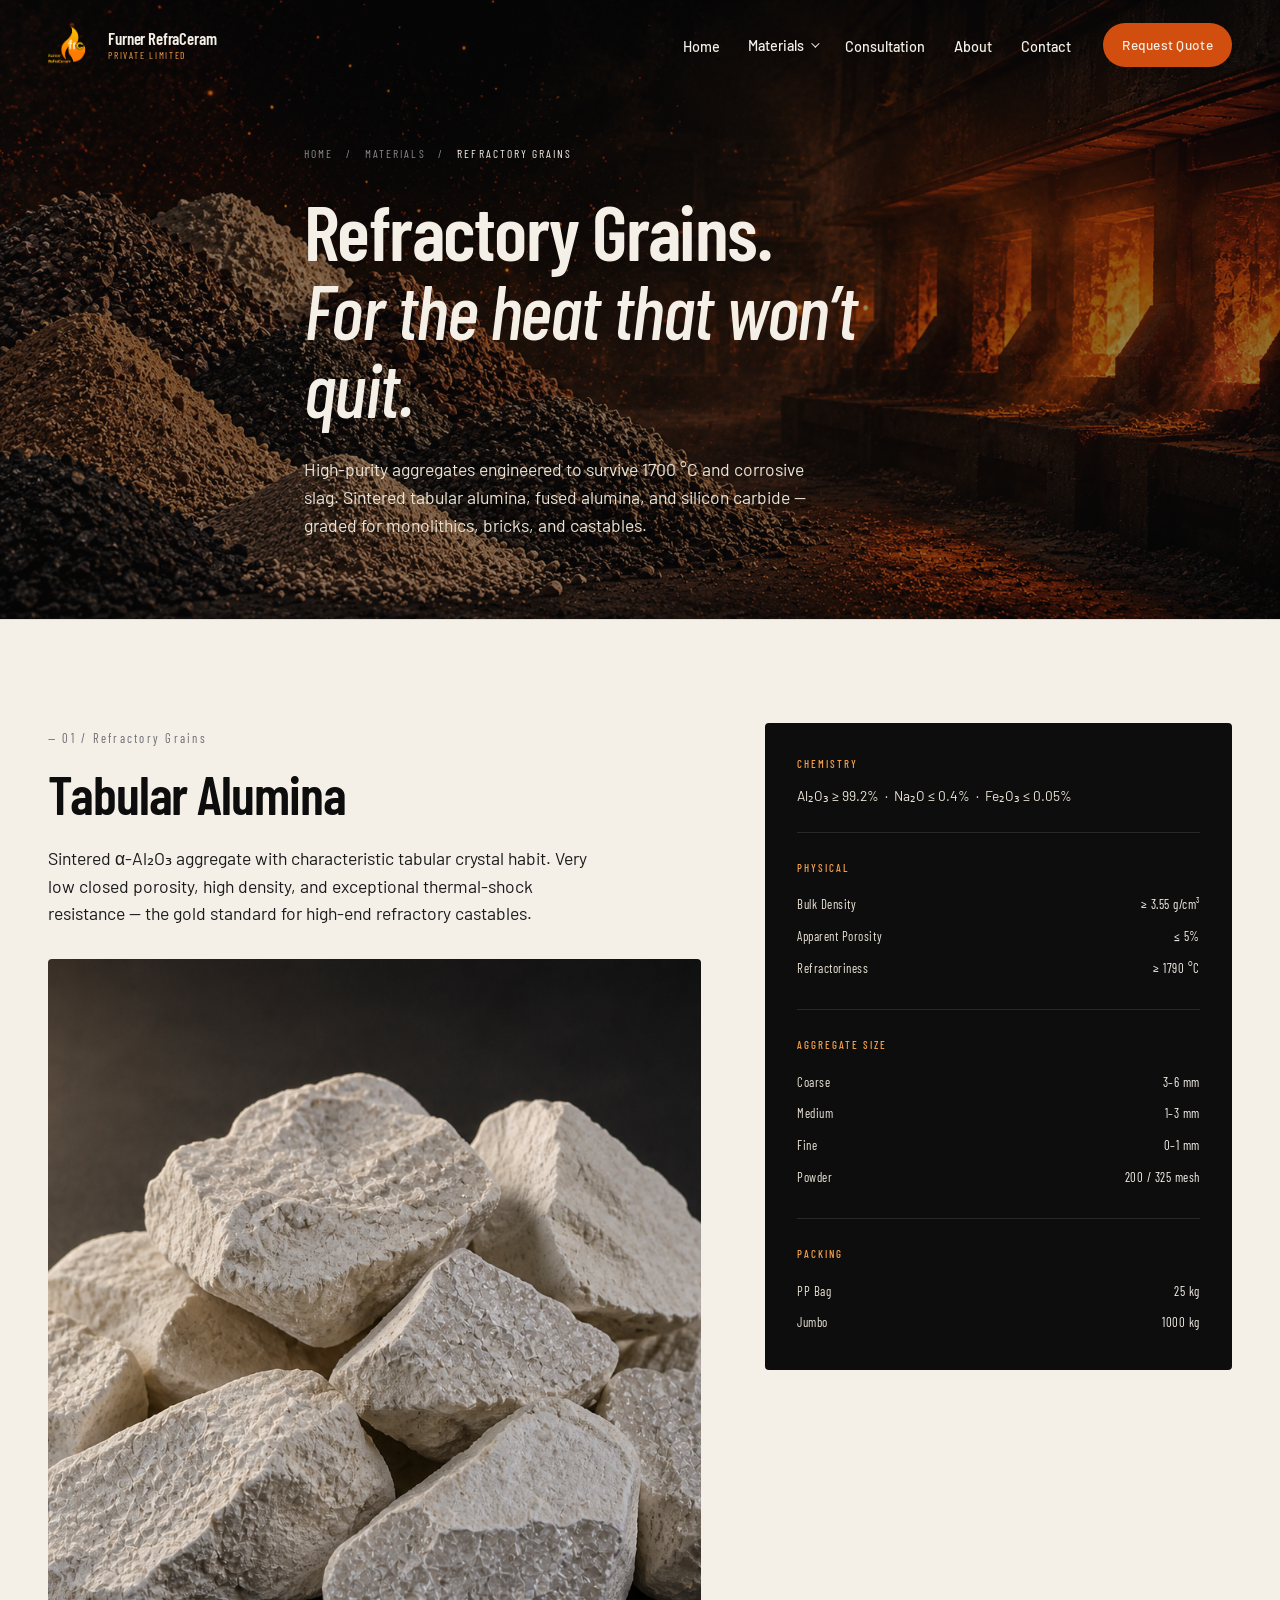
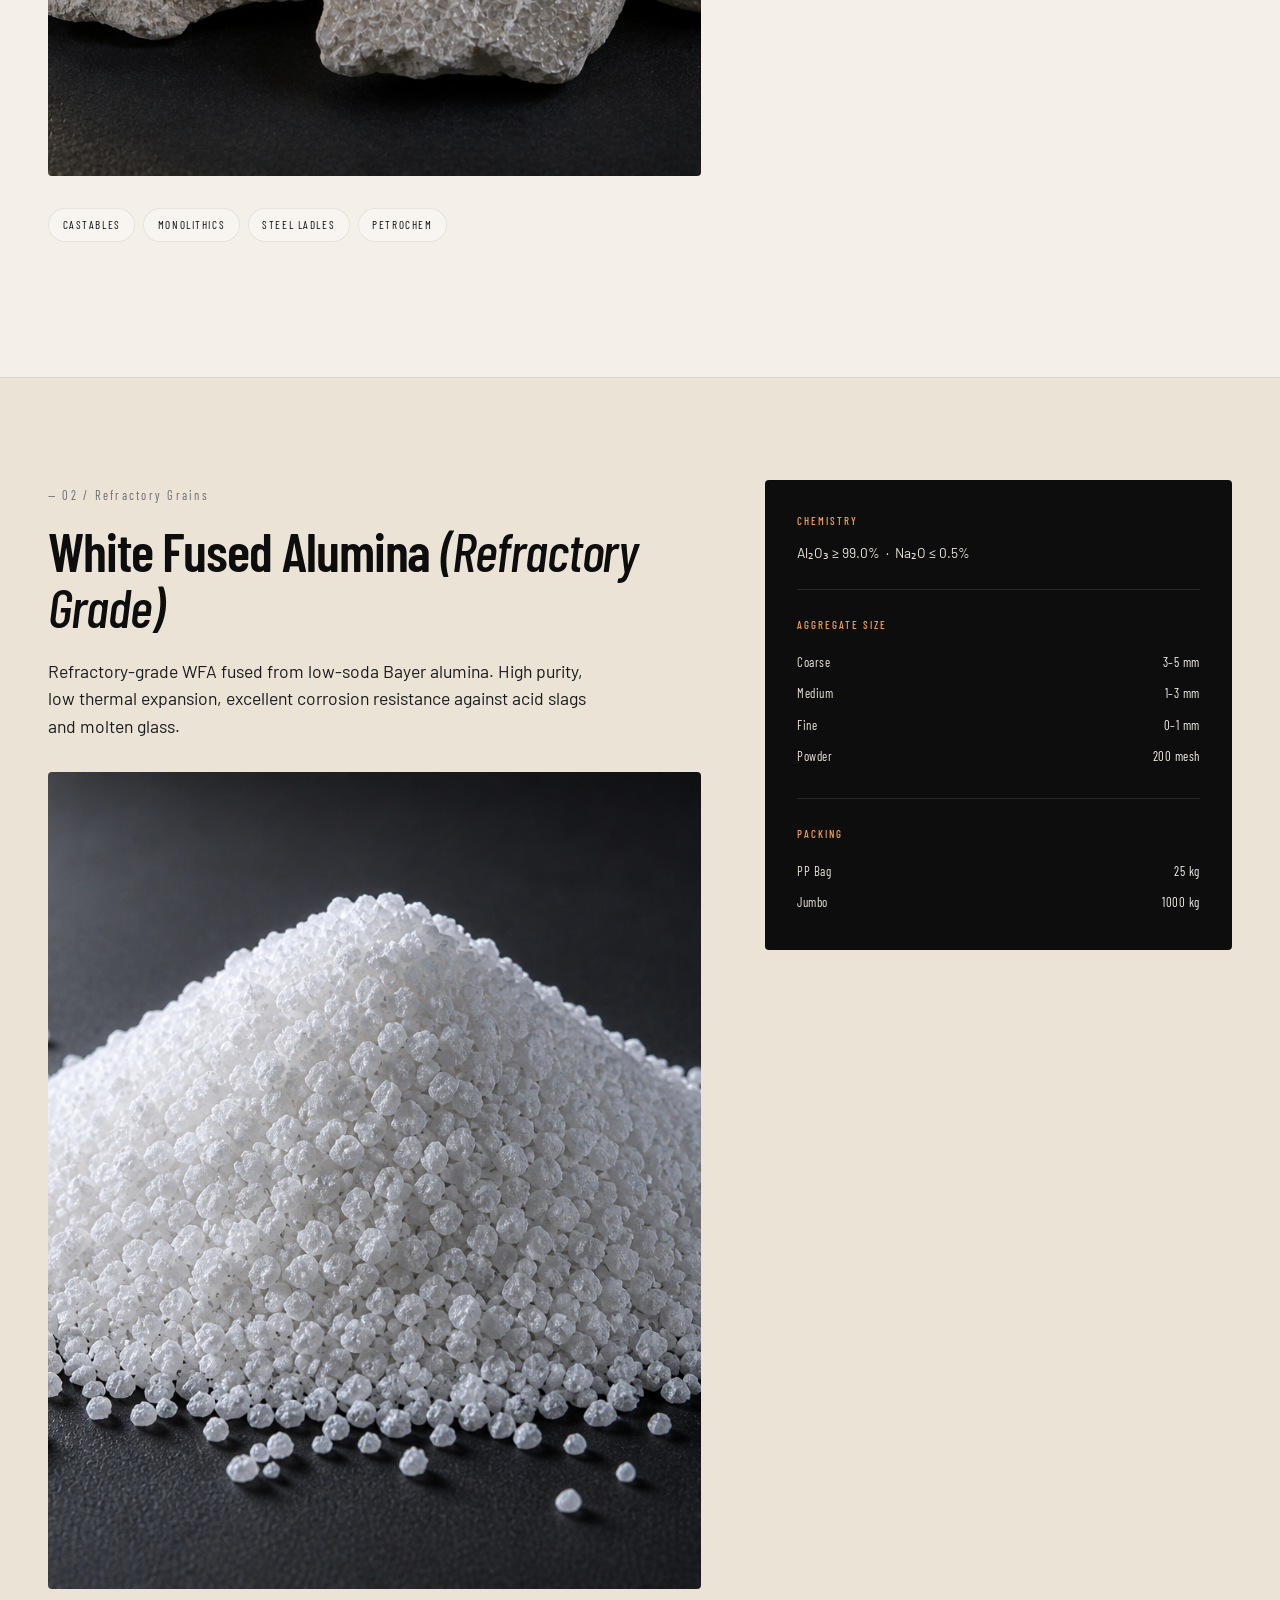
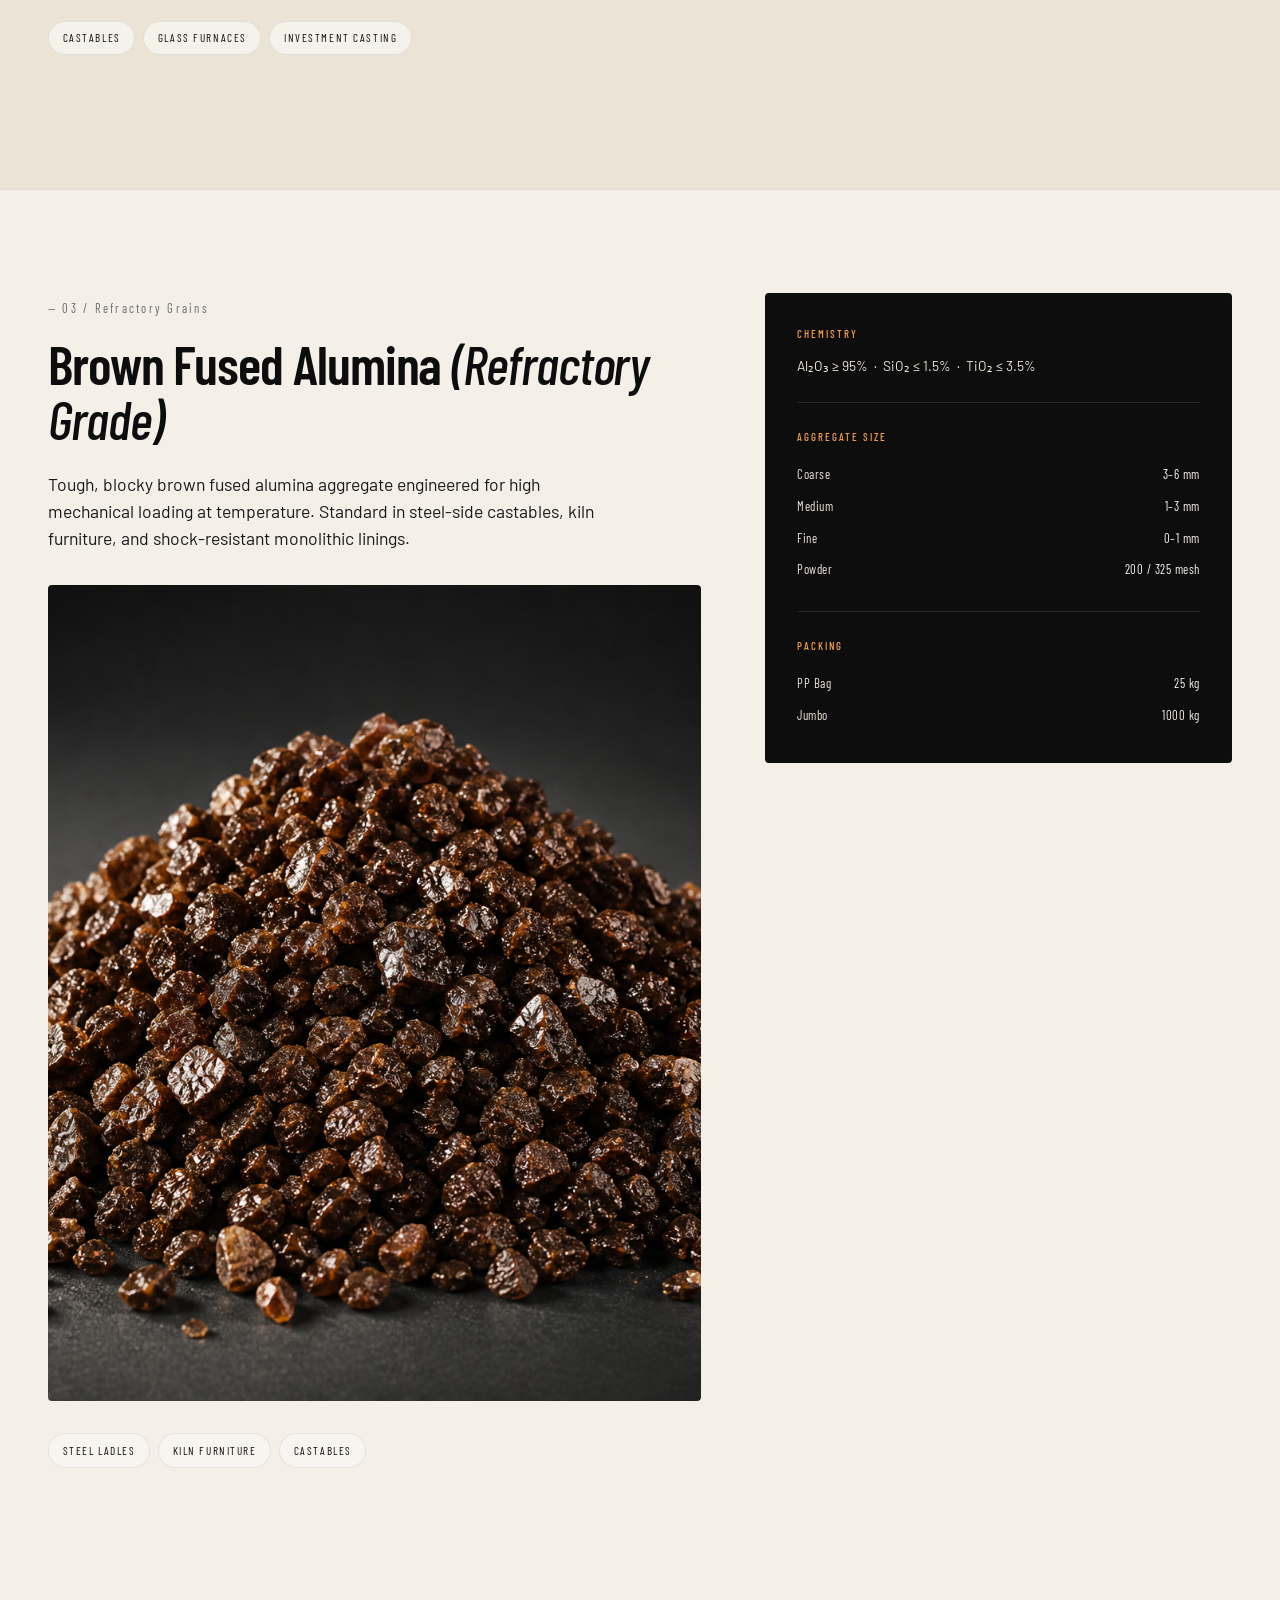
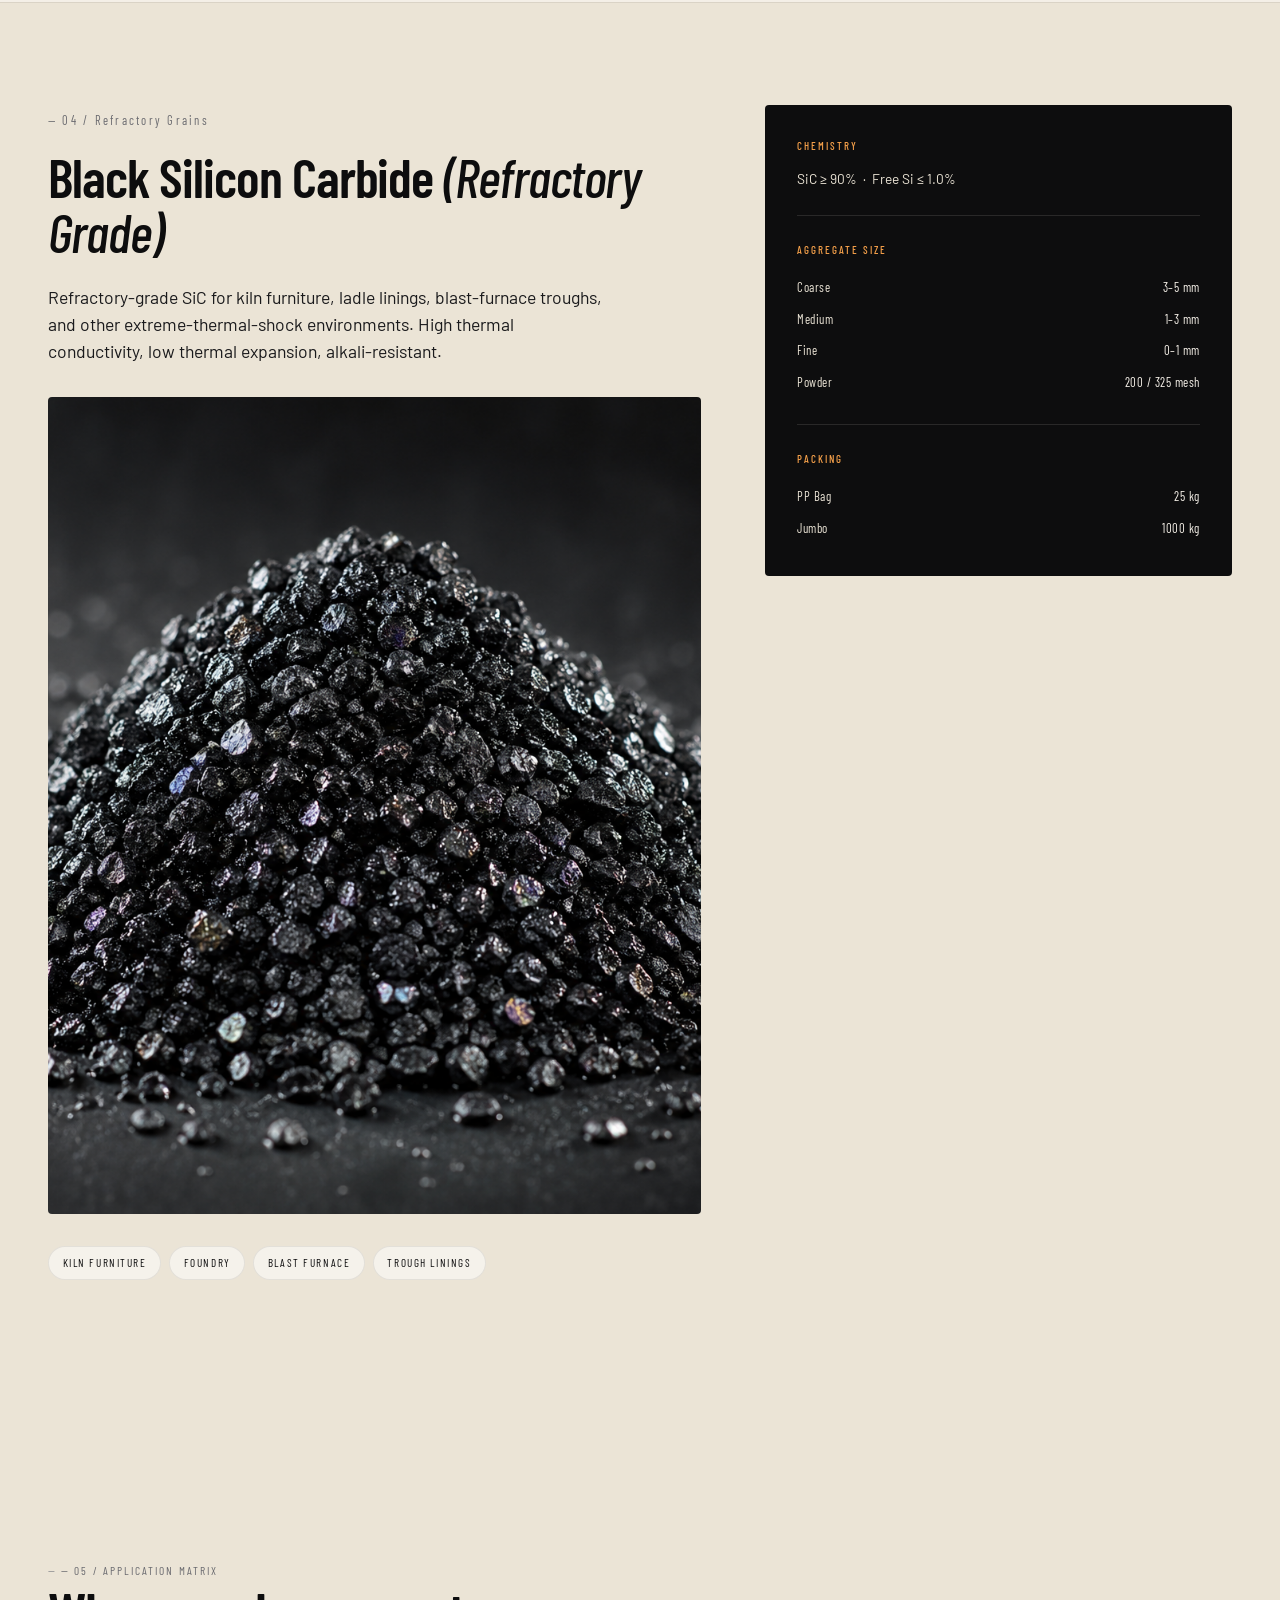
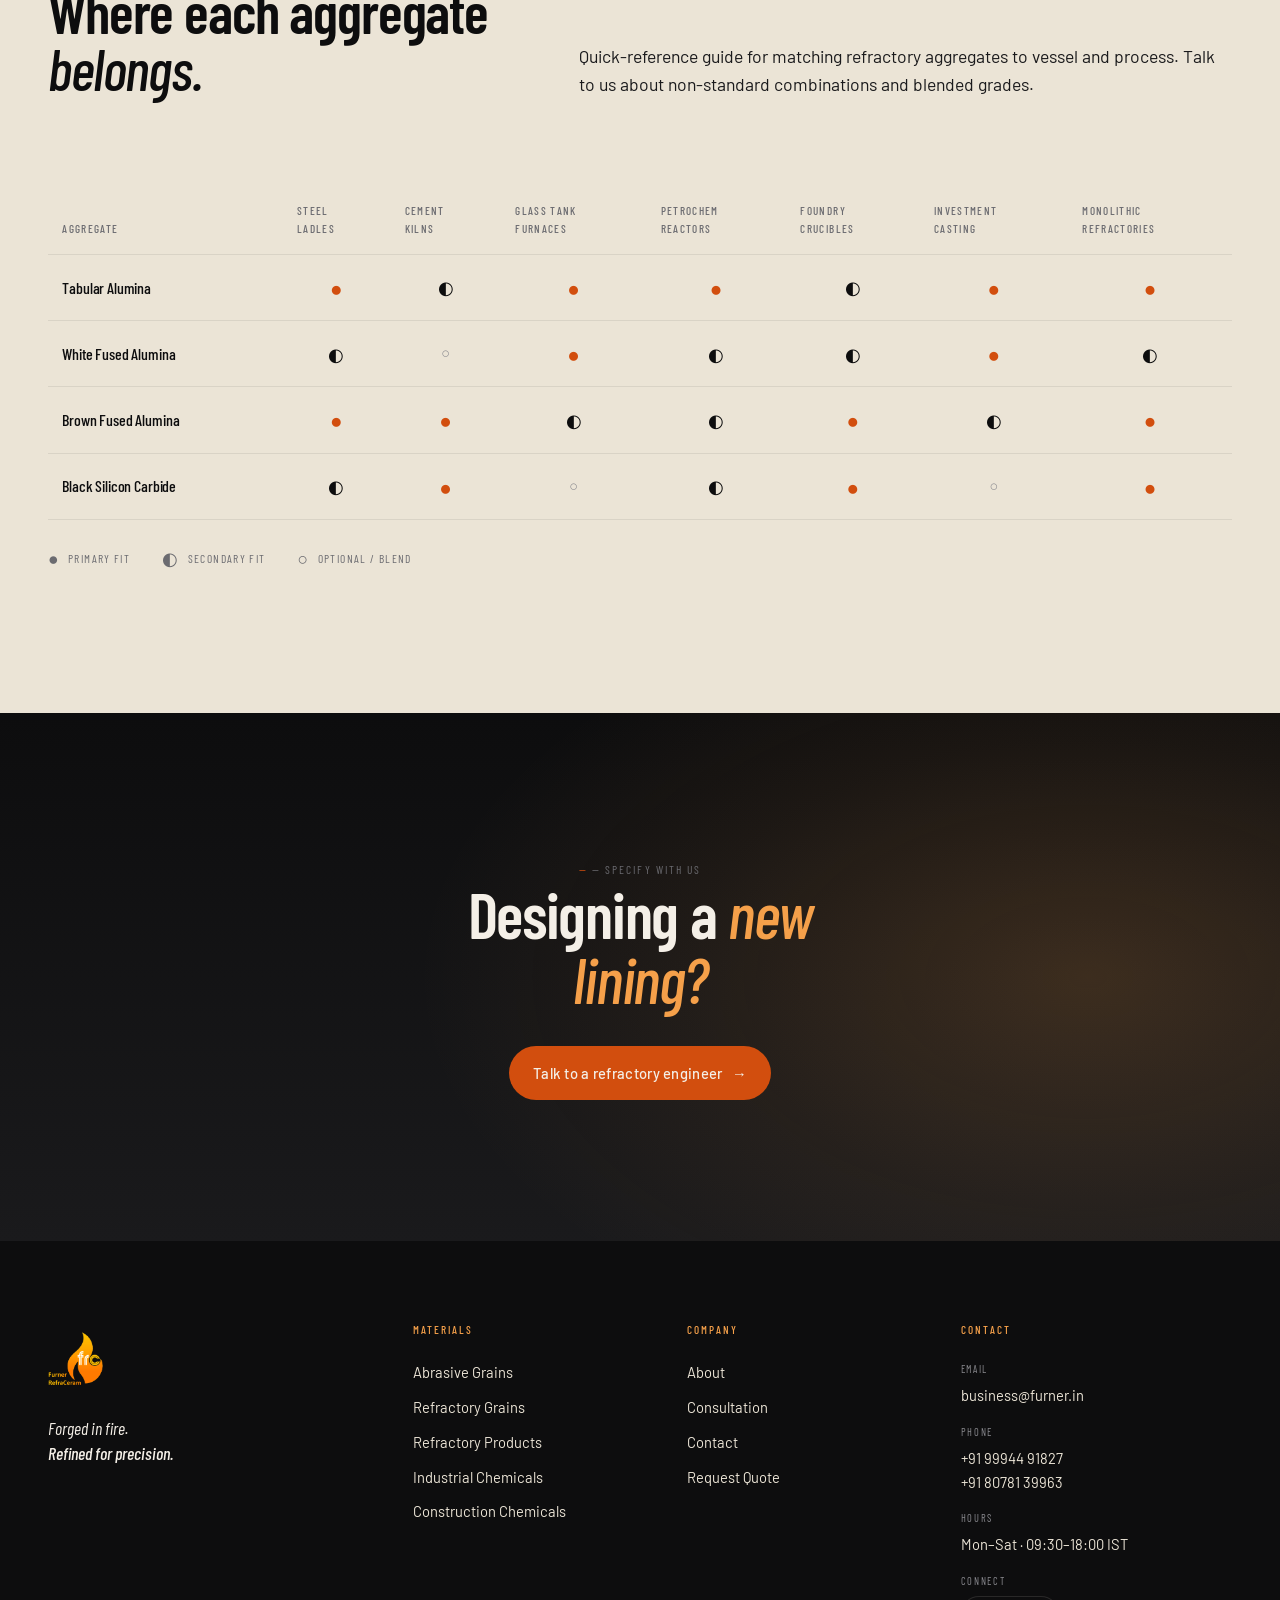
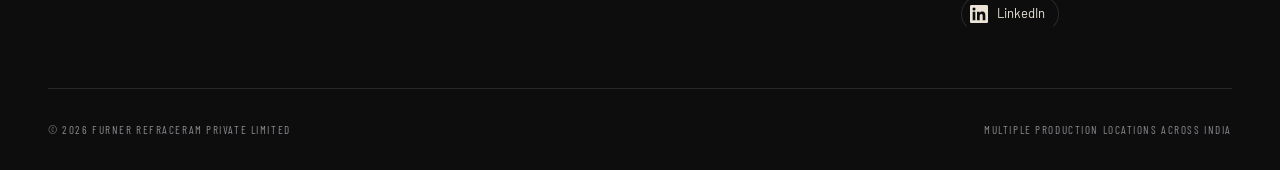
<file: refractory.html>
<!doctype html>
<html lang="en">
<head>
  <meta charset="utf-8" />
  <meta name="viewport" content="width=device-width, initial-scale=1" />
  <title>Refractory Grains — Furner RefraCeram</title>
  <meta name="description" content="Tabular alumina, fused alumina, and silicon carbide for steel ladles, cement kilns, glass tank furnaces, petrochemical reactors, and monolithic refractories." />
  <meta name="theme-color" content="#0d0d0e" />
  <meta property="og:title" content="Refractory Grains — Furner RefraCeram" />
  <meta property="og:description" content="Tabular alumina, fused alumina, and silicon carbide for steel ladles, cement kilns, glass tank furnaces, petrochemical reactors, and monolithic refractories." />
  <meta property="og:image" content="assets/img/og-image.jpg" />
  <meta property="og:type" content="website" />
  <meta name="twitter:card" content="summary_large_image" />


  <link rel="icon" href="assets/favicon.ico" />
  <link rel="icon" type="image/png" sizes="32x32" href="assets/favicon-32.png" />
  <link rel="icon" type="image/png" sizes="16x16" href="assets/favicon-16.png" />
  <link rel="apple-touch-icon" href="assets/favicon-64.png" />

  <link rel="preconnect" href="https://fonts.googleapis.com" />
  <link rel="preconnect" href="https://fonts.gstatic.com" crossorigin />
  <link href="https://fonts.googleapis.com/css2?family=Barlow:wght@300;400;500;600;700&family=Barlow+Condensed:wght@500;600;700;800&display=swap" rel="stylesheet" />

  <link rel="stylesheet" href="assets/styles.css" />
</head>
<body>

<a href="#main" class="skip-link">Skip to content</a>

<header class="nav" data-nav>
  <div class="wrap nav__inner">
    <a href="index.html" class="nav__logo" aria-label="Furner RefraCeram — Home">
      <img src="assets/logo.png" alt="Furner RefraCeram" />
      <span class="nav__logo-text">Furner RefraCeram<small>Private Limited</small></span>
    </a>
    <nav class="nav__menu" aria-label="Primary">
      <ul class="nav__links">
        <li><a class="nav__link" href="index.html" data-nav-link title="Home">Home</a></li>
        <li class="nav__dropdown" data-dropdown>
          <button class="nav__dropdown-toggle" data-dropdown-toggle aria-haspopup="true" aria-expanded="false" data-nav-link>Materials</button>
          <div class="nav__dropdown-panel" role="menu">
            <a class="nav__dropdown-link" href="abrasives.html" role="menuitem"><span>Abrasive Grains</span><span>09</span></a>
            <a class="nav__dropdown-link" href="refractory.html" role="menuitem"><span>Refractory Grains</span><span>04</span></a>
            <a class="nav__dropdown-link" href="refractory-products.html" role="menuitem"><span>Refractory Products</span><span>08</span></a>
            <a class="nav__dropdown-link" href="chemicals.html" role="menuitem"><span>Industrial Chemicals</span><span>03</span></a>
            <a class="nav__dropdown-link" href="paver-chemco.html" role="menuitem"><span>Construction Chemicals</span><span>06</span></a>
          </div>
        </li>
        <li><a class="nav__link" href="consultation.html" data-nav-link>Consultation</a></li>
        <li><a class="nav__link" href="about.html" data-nav-link>About</a></li>
        <li><a class="nav__link" href="contact.html" data-nav-link>Contact</a></li>
      </ul>
      <a href="contact.html" class="btn btn--ember nav__cta">Request Quote</a>
    </nav>
    <button class="nav__burger" data-burger aria-label="Open menu" aria-expanded="false" aria-controls="mobile-menu">
      <span></span><span></span><span></span>
    </button>
  </div>
</header>

<div class="mobile-menu" id="mobile-menu" data-mobile-menu>
  <div class="wrap">
    <div class="mobile-menu__group">
      <span class="eyebrow">— Materials</span>
      <a class="mobile-menu__sub" href="abrasives.html">Abrasive Grains</a>
      <a class="mobile-menu__sub" href="refractory.html">Refractory Grains</a>
      <a class="mobile-menu__sub" href="refractory-products.html">Refractory Products</a>
      <a class="mobile-menu__sub" href="chemicals.html">Industrial Chemicals</a>
      <a class="mobile-menu__sub" href="paver-chemco.html">Construction Chemicals</a>
    </div>
    <div class="mobile-menu__group">
      <a class="mobile-menu__link" href="index.html">Home</a>
      <a class="mobile-menu__link" href="consultation.html">Consultation</a>
      <a class="mobile-menu__link" href="about.html">About</a>
      <a class="mobile-menu__link" href="contact.html">Contact</a>
    </div>
    <a href="contact.html" class="btn btn--ember mobile-menu__cta">Request Quote →</a>
  </div>
</div>

<main id="main">

<!-- ======================== PAGE HERO ======================== -->
<section class="page-hero page-hero--overlay-45">
  <div class="page-hero__bg" style="background-image: url('assets/img/refractory.jpg');" aria-hidden="true"></div>
  <div class="sparks" data-sparks aria-hidden="true"></div>
  <div class="wrap page-hero__inner">
    <div class="page-hero__crumb">
      <a href="index.html">Home</a><span>/</span><a href="index.html#products">Materials</a><span>/</span><span style="color: var(--paper);">Refractory Grains</span>
    </div>
    <h1 class="page-hero__title">Refractory Grains.<br/><em>For the heat that won&rsquo;t quit.</em></h1>
    <p class="page-hero__lede">High-purity aggregates engineered to survive 1700 °C and corrosive slag. Sintered tabular alumina, fused alumina, and silicon carbide — graded for monolithics, bricks, and castables.</p>
  </div>
</section>

<!-- ======================== 01. TABULAR ALUMINA ======================== -->
<section class="product-section" id="tabular-alumina">
  <div class="wrap product-section__inner">
    <div data-reveal>
      <span class="product-detail__num">— 01 / Refractory Grains</span>
      <h2 class="product-detail__title">Tabular Alumina</h2>
      <p class="product-detail__lede">Sintered α-Al₂O₃ aggregate with characteristic tabular crystal habit. Very low closed porosity, high density, and exceptional thermal-shock resistance — the gold standard for high-end refractory castables.</p>
      <div class="product-detail__img">
        <img loading="lazy" src="assets/img/prod-tabular-alumina.png" alt="Macro of tabular alumina aggregate" />
      </div>
      <div class="tags">
        <span class="tag">Castables</span>
        <span class="tag">Monolithics</span>
        <span class="tag">Steel Ladles</span>
        <span class="tag">Petrochem</span>
      </div>
    </div>
    <aside class="spec">
      <h4>Chemistry</h4>
      <p>Al₂O₃ ≥ 99.2% &nbsp;·&nbsp; Na₂O ≤ 0.4% &nbsp;·&nbsp; Fe₂O₃ ≤ 0.05%</p>
      <h4>Physical</h4>
      <ul>
        <li><span>Bulk Density</span><span>≥ 3.55 g/cm³</span></li>
        <li><span>Apparent Porosity</span><span>≤ 5%</span></li>
        <li><span>Refractoriness</span><span>≥ 1790 °C</span></li>
      </ul>
      <h4>Aggregate Size</h4>
      <ul>
        <li><span>Coarse</span><span>3–6 mm</span></li>
        <li><span>Medium</span><span>1–3 mm</span></li>
        <li><span>Fine</span><span>0–1 mm</span></li>
        <li><span>Powder</span><span>200 / 325 mesh</span></li>
      </ul>
      <h4>Packing</h4>
      <ul>
        <li><span>PP Bag</span><span>25 kg</span></li>
        <li><span>Jumbo</span><span>1000 kg</span></li>
      </ul>
    </aside>
  </div>
</section>

<!-- ======================== 02. WHITE FUSED ALUMINA (REFRACTORY GRADE) ======================== -->
<section class="product-section product-section--cream" id="white-fused-alumina-refractory">
  <div class="wrap product-section__inner">
    <div data-reveal>
      <span class="product-detail__num">— 02 / Refractory Grains</span>
      <h2 class="product-detail__title">White Fused Alumina <em>(Refractory Grade)</em></h2>
      <p class="product-detail__lede">Refractory-grade WFA fused from low-soda Bayer alumina. High purity, low thermal expansion, excellent corrosion resistance against acid slags and molten glass.</p>
      <div class="product-detail__img">
        <img loading="lazy" src="assets/img/prod-white-alumina.jpg" alt="Macro of white fused alumina refractory grade" />
      </div>
      <div class="tags">
        <span class="tag">Castables</span>
        <span class="tag">Glass Furnaces</span>
        <span class="tag">Investment Casting</span>
      </div>
    </div>
    <aside class="spec">
      <h4>Chemistry</h4>
      <p>Al₂O₃ ≥ 99.0% &nbsp;·&nbsp; Na₂O ≤ 0.5%</p>
      <h4>Aggregate Size</h4>
      <ul>
        <li><span>Coarse</span><span>3–5 mm</span></li>
        <li><span>Medium</span><span>1–3 mm</span></li>
        <li><span>Fine</span><span>0–1 mm</span></li>
        <li><span>Powder</span><span>200 mesh</span></li>
      </ul>
      <h4>Packing</h4>
      <ul>
        <li><span>PP Bag</span><span>25 kg</span></li>
        <li><span>Jumbo</span><span>1000 kg</span></li>
      </ul>
    </aside>
  </div>
</section>

<!-- ======================== 03. BROWN FUSED ALUMINA (REFRACTORY GRADE) ======================== -->
<section class="product-section" id="brown-fused-alumina-refractory">
  <div class="wrap product-section__inner">
    <div data-reveal>
      <span class="product-detail__num">— 03 / Refractory Grains</span>
      <h2 class="product-detail__title">Brown Fused Alumina <em>(Refractory Grade)</em></h2>
      <p class="product-detail__lede">Tough, blocky brown fused alumina aggregate engineered for high mechanical loading at temperature. Standard in steel-side castables, kiln furniture, and shock-resistant monolithic linings.</p>
      <div class="product-detail__img">
        <img loading="lazy" src="assets/img/prod-brown-alumina.jpg" alt="Brown fused alumina refractory aggregate" />
      </div>
      <div class="tags">
        <span class="tag">Steel Ladles</span>
        <span class="tag">Kiln Furniture</span>
        <span class="tag">Castables</span>
      </div>
    </div>
    <aside class="spec">
      <h4>Chemistry</h4>
      <p>Al₂O₃ ≥ 95% &nbsp;·&nbsp; SiO₂ ≤ 1.5% &nbsp;·&nbsp; TiO₂ ≤ 3.5%</p>
      <h4>Aggregate Size</h4>
      <ul>
        <li><span>Coarse</span><span>3–6 mm</span></li>
        <li><span>Medium</span><span>1–3 mm</span></li>
        <li><span>Fine</span><span>0–1 mm</span></li>
        <li><span>Powder</span><span>200 / 325 mesh</span></li>
      </ul>
      <h4>Packing</h4>
      <ul>
        <li><span>PP Bag</span><span>25 kg</span></li>
        <li><span>Jumbo</span><span>1000 kg</span></li>
      </ul>
    </aside>
  </div>
</section>

<!-- ======================== 04. BLACK SILICON CARBIDE (REFRACTORY GRADE) ======================== -->
<section class="product-section product-section--cream" id="black-silicon-carbide-refractory">
  <div class="wrap product-section__inner">
    <div data-reveal>
      <span class="product-detail__num">— 04 / Refractory Grains</span>
      <h2 class="product-detail__title">Black Silicon Carbide <em>(Refractory Grade)</em></h2>
      <p class="product-detail__lede">Refractory-grade SiC for kiln furniture, ladle linings, blast-furnace troughs, and other extreme-thermal-shock environments. High thermal conductivity, low thermal expansion, alkali-resistant.</p>
      <div class="product-detail__img">
        <img loading="lazy" src="assets/img/prod-black-sic.png" alt="Black silicon carbide refractory grain" />
      </div>
      <div class="tags">
        <span class="tag">Kiln Furniture</span>
        <span class="tag">Foundry</span>
        <span class="tag">Blast Furnace</span>
        <span class="tag">Trough Linings</span>
      </div>
    </div>
    <aside class="spec">
      <h4>Chemistry</h4>
      <p>SiC ≥ 90% &nbsp;·&nbsp; Free Si ≤ 1.0%</p>
      <h4>Aggregate Size</h4>
      <ul>
        <li><span>Coarse</span><span>3–5 mm</span></li>
        <li><span>Medium</span><span>1–3 mm</span></li>
        <li><span>Fine</span><span>0–1 mm</span></li>
        <li><span>Powder</span><span>200 / 325 mesh</span></li>
      </ul>
      <h4>Packing</h4>
      <ul>
        <li><span>PP Bag</span><span>25 kg</span></li>
        <li><span>Jumbo</span><span>1000 kg</span></li>
      </ul>
    </aside>
  </div>
</section>

<!-- ======================== APPLICATION MATRIX ======================== -->
<section class="section section--cream">
  <div class="wrap">
    <div class="section-head">
      <div data-reveal>
        <span class="eyebrow">— 05 / Application Matrix</span>
        <h2>Where each aggregate <em>belongs.</em></h2>
      </div>
      <p data-reveal data-reveal-delay="1">Quick-reference guide for matching refractory aggregates to vessel and process. Talk to us about non-standard combinations and blended grades.</p>
    </div>
    <div class="matrix-wrap" data-reveal>
      <table class="matrix" aria-label="Application matrix: refractory aggregates against use cases">
        <thead>
          <tr>
            <th>Aggregate</th>
            <th>Steel<br/>Ladles</th>
            <th>Cement<br/>Kilns</th>
            <th>Glass Tank<br/>Furnaces</th>
            <th>Petrochem<br/>Reactors</th>
            <th>Foundry<br/>Crucibles</th>
            <th>Investment<br/>Casting</th>
            <th>Monolithic<br/>Refractories</th>
          </tr>
        </thead>
        <tbody>
          <tr>
            <td>Tabular Alumina</td>
            <td><span class="mark-primary">●</span></td>
            <td><span class="mark-secondary">◐</span></td>
            <td><span class="mark-primary">●</span></td>
            <td><span class="mark-primary">●</span></td>
            <td><span class="mark-secondary">◐</span></td>
            <td><span class="mark-primary">●</span></td>
            <td><span class="mark-primary">●</span></td>
          </tr>
          <tr>
            <td>White Fused Alumina</td>
            <td><span class="mark-secondary">◐</span></td>
            <td><span class="mark-optional">○</span></td>
            <td><span class="mark-primary">●</span></td>
            <td><span class="mark-secondary">◐</span></td>
            <td><span class="mark-secondary">◐</span></td>
            <td><span class="mark-primary">●</span></td>
            <td><span class="mark-secondary">◐</span></td>
          </tr>
          <tr>
            <td>Brown Fused Alumina</td>
            <td><span class="mark-primary">●</span></td>
            <td><span class="mark-primary">●</span></td>
            <td><span class="mark-secondary">◐</span></td>
            <td><span class="mark-secondary">◐</span></td>
            <td><span class="mark-primary">●</span></td>
            <td><span class="mark-secondary">◐</span></td>
            <td><span class="mark-primary">●</span></td>
          </tr>
          <tr>
            <td>Black Silicon Carbide</td>
            <td><span class="mark-secondary">◐</span></td>
            <td><span class="mark-primary">●</span></td>
            <td><span class="mark-optional">○</span></td>
            <td><span class="mark-secondary">◐</span></td>
            <td><span class="mark-primary">●</span></td>
            <td><span class="mark-optional">○</span></td>
            <td><span class="mark-primary">●</span></td>
          </tr>
        </tbody>
      </table>
      <div class="matrix-legend">
        <div class="key"><span class="mark-primary">●</span> Primary fit</div>
        <div class="key"><span class="mark-secondary">◐</span> Secondary fit</div>
        <div class="key"><span class="mark-optional">○</span> Optional / blend</div>
      </div>
    </div>
  </div>
</section>

<!-- ======================== CTA STRIP ======================== -->
<section class="section--dark">
  <div class="sparks" data-sparks aria-hidden="true"></div>
  <div class="cta-strip" data-reveal>
    <span class="eyebrow">— Specify with us</span>
    <h2 class="mt-1">Designing a <em>new lining?</em></h2>
    <a href="contact.html" class="btn btn--ember">Talk to a refractory engineer <span class="arrow">→</span></a>
  </div>
</section>

</main>

<!-- ======================== FOOTER ======================== -->
<footer class="footer">
  <div class="wrap">
    <div class="footer__top">
      <div class="footer__brand">
        <img src="assets/logo.png" alt="Furner RefraCeram Private Limited" />
        <p class="footer__tagline">Forged in fire.<br/><em>Refined for precision.</em></p>
      </div>
      <div class="footer__col">
        <h4>Materials</h4>
        <ul>
          <li><a href="abrasives.html">Abrasive Grains</a></li>
          <li><a href="refractory.html">Refractory Grains</a></li>
          <li><a href="refractory-products.html">Refractory Products</a></li>
          <li><a href="chemicals.html">Industrial Chemicals</a></li>
          <li><a href="paver-chemco.html">Construction Chemicals</a></li>
        </ul>
      </div>
      <div class="footer__col">
        <h4>Company</h4>
        <ul>
          <li><a href="about.html">About</a></li>
          <li><a href="consultation.html">Consultation</a></li>
          <li><a href="contact.html">Contact</a></li>
          <li><a href="contact.html">Request Quote</a></li>
        </ul>
      </div>
      <div class="footer__col footer__contact">
        <h4>Contact</h4>
        <span class="label">Email</span>
        <a href="mailto:business@furner.in">business@furner.in</a>
        <span class="label">Phone</span>
        <a href="tel:+919994491827">+91 99944 91827</a><br/>
        <a href="tel:+918078139963">+91 80781 39963</a>
        <span class="label">Hours</span>
        Mon–Sat · 09:30–18:00 IST
        <span class="label">Connect</span>
        <a href="https://www.linkedin.com/company/furner-refraceram/" target="_blank" rel="noopener" aria-label="Furner RefraCeram on LinkedIn" class="footer__social">
          <svg width="18" height="18" viewBox="0 0 24 24" fill="currentColor" aria-hidden="true"><path d="M20.45 20.45h-3.55v-5.57c0-1.33-.02-3.04-1.85-3.04-1.85 0-2.13 1.45-2.13 2.95v5.66H9.36V9h3.41v1.56h.05c.47-.9 1.63-1.85 3.36-1.85 3.6 0 4.27 2.37 4.27 5.45v6.29zM5.34 7.43a2.06 2.06 0 11.001-4.121 2.06 2.06 0 01-.001 4.121zM7.12 20.45H3.56V9h3.56v11.45zM22.22 0H1.77C.79 0 0 .77 0 1.72v20.56C0 23.23.79 24 1.77 24h20.45C23.2 24 24 23.23 24 22.28V1.72C24 .77 23.2 0 22.22 0z"/></svg>
          <span>LinkedIn</span>
        </a>
      </div>
    </div>
    <div class="footer__bottom">
      <span>© <span data-year>2026</span> Furner RefraCeram Private Limited</span>
      <span>Multiple production locations across India</span>
    </div>
  </div>
</footer>

<script src="assets/main.js"></script>
</body>
</html>
</file>
<file: assets/styles.css>
/* =====================================================================
   Furner RefraCeram — stylesheet
   Industrial luxury: molten metal warmth meeting precision engineering.
   ===================================================================== */

/* ---------- Tokens ---------- */
:root {
  --ink: #0d0d0e;
  --ink-2: #1a1a1c;
  --ink-3: #232326;
  --paper: #f4efe7;
  --cream: #ebe4d6;
  --ember: #d24e0e;
  --ember-glow: #f5a04a;
  --steel: #6b6b70;
  --steel-2: #8a8a8f;
  --hairline: rgba(13, 13, 14, 0.08);
  --hairline-light: rgba(244, 239, 231, 0.12);

  --font-display: 'Barlow Condensed', -apple-system, BlinkMacSystemFont, 'Segoe UI', sans-serif;
  --font-body: 'Barlow', -apple-system, BlinkMacSystemFont, 'Segoe UI', sans-serif;
  --font-mono: 'Barlow Condensed', -apple-system, BlinkMacSystemFont, 'Segoe UI', sans-serif;

  --max: 1320px;
  --pad-x: clamp(1.25rem, 4vw, 3rem);

  --shadow-card: 0 30px 80px -40px rgba(0, 0, 0, 0.5);
  --ease-out: cubic-bezier(0.22, 1, 0.36, 1);
}

/* ---------- Reset ---------- */
*, *::before, *::after { box-sizing: border-box; }
html { -webkit-text-size-adjust: 100%; scroll-behavior: smooth; }
body, h1, h2, h3, h4, p, ul, ol, figure, blockquote { margin: 0; padding: 0; }
ul, ol { list-style: none; }
img, svg, video { display: block; max-width: 100%; height: auto; }
button { font: inherit; color: inherit; background: none; border: 0; cursor: pointer; }
a { color: inherit; text-decoration: none; }

/* ---------- Base ---------- */
body {
  font-family: var(--font-body);
  font-weight: 400;
  font-size: 17px;
  line-height: 1.6;
  color: var(--ink);
  background: var(--paper);
  text-rendering: optimizeLegibility;
  -webkit-font-smoothing: antialiased;
  overflow-x: hidden;
}

/* Selection */
::selection { background: var(--ember); color: var(--paper); }

/* Focus */
:focus { outline: none; }
:focus-visible {
  outline: 2px solid var(--ember);
  outline-offset: 3px;
  border-radius: 2px;
}

/* ---------- Typography ---------- */
.display, h1, h2, h3 {
  font-family: var(--font-display);
  font-weight: 600;
  letter-spacing: -0.02em;
  line-height: 1.02;
  color: var(--ink);
  font-variation-settings: "opsz" 144;
}
h1 { font-size: clamp(2.6rem, 6vw, 5.4rem); }
h2 { font-size: clamp(2rem, 4.5vw, 3.6rem); }
h3 { font-size: clamp(1.4rem, 2.5vw, 2rem); letter-spacing: -0.015em; }
em, .italic {
  font-family: var(--font-display);
  font-style: italic;
  font-weight: 500;
  font-variation-settings: "opsz" 144;
}
.lede {
  font-size: clamp(1.05rem, 1.4vw, 1.25rem);
  line-height: 1.55;
  color: var(--ink-2);
  max-width: 60ch;
}
p { max-width: 68ch; }

.eyebrow {
  font-family: var(--font-mono);
  font-size: 0.72rem;
  letter-spacing: 0.18em;
  text-transform: uppercase;
  color: var(--steel);
  display: inline-block;
}
.eyebrow::before { content: "— "; color: var(--steel-2); }
.dark .eyebrow::before,
.section--dark .eyebrow::before,
.section--ink2 .eyebrow::before,
.hero .eyebrow::before,
.page-hero .eyebrow::before,
.handoff .eyebrow::before,
.lab-strip .eyebrow::before,
.contact-info .eyebrow::before { color: var(--ember); }
.dark .eyebrow { color: var(--steel-2); }

.mono { font-family: var(--font-mono); font-size: 0.82rem; letter-spacing: 0.04em; text-transform: uppercase; }

/* ---------- Layout ---------- */
.wrap { max-width: var(--max); margin: 0 auto; padding-left: var(--pad-x); padding-right: var(--pad-x); }
.section { padding: clamp(5.5rem, 11vw, 11rem) 0; }
.section--tight { padding: clamp(3rem, 6vw, 5rem) 0; }
.section--dark { background: var(--ink); color: var(--paper); position: relative; overflow: hidden; }
.section--cream { background: var(--cream); }
.section--ink2 { background: var(--ink-2); color: var(--paper); position: relative; overflow: hidden; }
.section--dark::before,
.section--ink2::before {
  content: "";
  position: absolute;
  inset: 0;
  background:
    radial-gradient(70% 100% at 85% 50%, rgba(245, 160, 74, 0.18) 0%, rgba(245, 160, 74, 0.06) 45%, transparent 75%),
    linear-gradient(180deg, var(--ink) 0%, var(--ink-2) 100%);
  pointer-events: none;
  z-index: 0;
}
.section--dark > *,
.section--ink2 > * { position: relative; z-index: 1; }

.dark, .section--dark, .section--ink2 { color: var(--paper); }
.dark h1, .dark h2, .dark h3,
.section--dark h1, .section--dark h2, .section--dark h3,
.section--ink2 h1, .section--ink2 h2, .section--ink2 h3,
.hero h1, .hero h2, .hero h3,
.page-hero h1, .page-hero h2, .page-hero h3,
.handoff h1, .handoff h2, .handoff h3,
.lab-strip h1, .lab-strip h2, .lab-strip h3 { color: var(--paper); }

.hairline { border-top: 1px solid var(--hairline); }
.dark .hairline, .section--dark .hairline, .section--ink2 .hairline { border-top-color: var(--hairline-light); }

/* ---------- Buttons ---------- */
.btn {
  display: inline-flex;
  align-items: center;
  gap: 0.6rem;
  padding: 0.95rem 1.5rem;
  font-family: var(--font-body);
  font-weight: 500;
  font-size: 0.92rem;
  letter-spacing: 0.02em;
  border-radius: 999px;
  transition: transform 0.25s var(--ease-out), background 0.25s var(--ease-out), color 0.25s var(--ease-out), border-color 0.25s var(--ease-out);
  white-space: nowrap;
}
.btn:hover { transform: translateY(-2px); }
.btn--ember { background: var(--ember); color: var(--paper); }
.btn--ember:hover { background: #b94109; }
.btn--ghost { color: var(--paper); border: 1px solid rgba(244, 239, 231, 0.25); }
.btn--ghost:hover { background: rgba(244, 239, 231, 0.08); border-color: rgba(244, 239, 231, 0.5); }
.btn--ink { background: var(--ink); color: var(--paper); }
.btn--ink:hover { background: var(--ink-2); }
.btn--outline-ink { color: var(--ink); border: 1px solid var(--ink); }
.btn--outline-ink:hover { background: var(--ink); color: var(--paper); }
.btn .arrow { transition: transform 0.25s var(--ease-out); }
.btn:hover .arrow { transform: translateX(4px); }

/* ---------- Navigation ---------- */
.nav {
  position: fixed;
  top: 0; left: 0; right: 0;
  z-index: 100;
  padding: 1.2rem 0;
  transition: background 0.3s var(--ease-out), backdrop-filter 0.3s var(--ease-out), box-shadow 0.3s var(--ease-out), padding 0.3s var(--ease-out);
}
.nav.is-scrolled {
  background: rgba(13, 13, 14, 0.78);
  backdrop-filter: saturate(140%) blur(14px);
  -webkit-backdrop-filter: saturate(140%) blur(14px);
  box-shadow: 0 1px 0 rgba(244, 239, 231, 0.06), 0 18px 40px -30px rgba(0, 0, 0, 0.6);
  padding: 0.8rem 0;
}
.nav__inner {
  display: flex;
  align-items: center;
  justify-content: space-between;
  gap: 2rem;
}
.nav__logo {
  display: flex;
  align-items: center;
  gap: 0.7rem;
  color: var(--paper);
}
.nav__logo img { height: 52px; width: auto; }
.nav__logo-text {
  font-family: var(--font-display);
  font-weight: 600;
  font-size: 1.05rem;
  letter-spacing: -0.01em;
  line-height: 1;
}
.nav__logo-text small {
  display: block;
  font-family: var(--font-mono);
  font-size: 0.6rem;
  letter-spacing: 0.18em;
  font-weight: 400;
  color: var(--ember-glow);
  margin-top: 4px;
  text-transform: uppercase;
}
.nav__menu {
  display: flex;
  align-items: center;
  gap: 2rem;
}
.nav__links {
  display: flex;
  align-items: center;
  gap: 1.8rem;
}
.nav__link {
  color: var(--paper);
  font-size: 0.9rem;
  font-weight: 500;
  position: relative;
  padding: 0.5rem 0;
  transition: color 0.2s var(--ease-out);
}
.nav__link:hover { color: var(--ember-glow); }
.nav__link.is-current::after {
  content: "";
  position: absolute;
  left: 0; right: 0; bottom: -2px;
  height: 1px;
  background: var(--ember);
}
.nav__link--home {
  display: inline-flex;
  align-items: center;
  padding: 0.5rem 0;
}
.nav__link--home svg {
  width: 18px;
  height: 18px;
  display: block;
}

/* Dropdown */
.nav__dropdown { position: relative; }
.nav__dropdown-toggle {
  display: inline-flex;
  align-items: center;
  gap: 0.4rem;
  color: var(--paper);
  font-size: 0.9rem;
  font-weight: 500;
  padding: 0.5rem 0;
}
.nav__dropdown-toggle::after {
  content: "";
  width: 6px; height: 6px;
  border-right: 1.5px solid currentColor;
  border-bottom: 1.5px solid currentColor;
  transform: rotate(45deg) translateY(-2px);
  transition: transform 0.2s var(--ease-out);
}
.nav__dropdown.is-open .nav__dropdown-toggle::after { transform: rotate(-135deg) translateY(2px); }
.nav__dropdown-panel {
  position: absolute;
  top: calc(100% + 14px);
  left: 50%;
  transform: translateX(-50%) translateY(-6px);
  min-width: 220px;
  background: var(--ink-2);
  border: 1px solid var(--hairline-light);
  border-radius: 14px;
  padding: 0.6rem;
  opacity: 0;
  visibility: hidden;
  transition: opacity 0.2s var(--ease-out), transform 0.2s var(--ease-out), visibility 0.2s;
  box-shadow: 0 30px 60px -20px rgba(0, 0, 0, 0.6);
}
.nav__dropdown:hover .nav__dropdown-panel,
.nav__dropdown.is-open .nav__dropdown-panel {
  opacity: 1;
  visibility: visible;
  transform: translateX(-50%) translateY(0);
}
.nav__dropdown-link {
  display: flex;
  justify-content: space-between;
  padding: 0.7rem 0.9rem;
  font-size: 0.88rem;
  border-radius: 8px;
  color: var(--paper);
  transition: background 0.15s var(--ease-out), color 0.15s var(--ease-out);
}
.nav__dropdown-link:hover { background: rgba(244, 239, 231, 0.06); color: var(--ember-glow); }
.nav__dropdown-link span:last-child { color: var(--steel-2); font-family: var(--font-mono); font-size: 0.7rem; align-self: center; }

.nav__cta { padding: 0.7rem 1.2rem; font-size: 0.85rem; }

/* Hamburger */
.nav__burger {
  display: none;
  width: 36px; height: 36px;
  position: relative;
  align-items: center;
  justify-content: center;
}
.nav__burger span {
  position: absolute;
  width: 22px; height: 1.5px;
  background: var(--paper);
  transition: transform 0.3s var(--ease-out), opacity 0.2s var(--ease-out);
}
.nav__burger span:nth-child(1) { transform: translateY(-5px); }
.nav__burger span:nth-child(3) { transform: translateY(5px); }
.nav__burger.is-open span:nth-child(1) { transform: translateY(0) rotate(45deg); }
.nav__burger.is-open span:nth-child(2) { opacity: 0; }
.nav__burger.is-open span:nth-child(3) { transform: translateY(0) rotate(-45deg); }

/* Mobile drawer */
.mobile-menu {
  position: fixed;
  top: 0; left: 0; right: 0;
  background: var(--ink);
  z-index: 99;
  padding: 6rem 1.5rem 2.5rem;
  transform: translateY(-100%);
  transition: transform 0.4s var(--ease-out);
  visibility: hidden;
  max-height: 100vh;
  overflow-y: auto;
}
.mobile-menu.is-open { transform: translateY(0); visibility: visible; }
.mobile-menu__group { padding: 0.8rem 0; border-top: 1px solid var(--hairline-light); }
.mobile-menu__group:last-child { border-bottom: 1px solid var(--hairline-light); }
.mobile-menu__link {
  display: block;
  padding: 1rem 0;
  font-family: var(--font-display);
  font-size: 1.6rem;
  color: var(--paper);
  letter-spacing: -0.015em;
}
.mobile-menu__sub {
  display: block;
  padding: 0.4rem 0 0.4rem 1rem;
  font-family: var(--font-body);
  font-size: 1rem;
  color: var(--steel-2);
}
.mobile-menu__cta { margin-top: 2rem; display: inline-flex; }

/* ---------- Hero ---------- */
.hero {
  position: relative;
  min-height: 100vh;
  background: var(--ink);
  color: var(--paper);
  overflow: hidden;
  padding: 7rem 0 4rem;
  display: flex;
  align-items: center;
}
.hero__bg {
  position: absolute;
  inset: 0;
  background-position: center right;
  background-size: cover;
  background-repeat: no-repeat;
  opacity: 0.7;
}
.hero__bg::after {
  content: "";
  position: absolute;
  inset: 0;
  background:
    radial-gradient(70% 80% at 78% 42%, rgba(245, 160, 74, 0.28) 0%, rgba(245, 160, 74, 0.10) 38%, transparent 75%),
    linear-gradient(90deg, rgba(13,13,14,0.97) 0%, rgba(13,13,14,0.82) 38%, rgba(13,13,14,0.45) 65%, rgba(13,13,14,0.18) 100%);
}
.hero--no-overlay .hero__bg { opacity: 1; }
.hero--no-overlay .hero__bg::after { display: none; }
.hero__inner {
  position: relative;
  z-index: 2;
  display: block;
  width: 100%;
}
.hero__text { max-width: 760px; }
.hero__title {
  font-size: clamp(2.8rem, 7vw, 6.4rem);
  line-height: 0.98;
  margin-top: 2rem;
}
.hero__title em { color: var(--paper); }
.hero__lede {
  margin-top: 1.8rem;
  color: var(--cream);
  font-size: clamp(1.05rem, 1.5vw, 1.3rem);
  line-height: 1.5;
  max-width: 50ch;
}
.hero__ctas {
  display: flex;
  gap: 1rem;
  margin-top: 2.4rem;
  flex-wrap: wrap;
}
.hero__sparks,
.sparks {
  position: absolute;
  inset: 0;
  pointer-events: none;
  overflow: hidden;
  z-index: 3;
}

/* ---------- FRC flame watermark (hero) ---------- */
.frc-flame-watermark {
  position: absolute;
  right: 5%;
  top: 50%;
  transform: translateY(-50%);
  width: min(38vw, 460px);
  height: auto;
  opacity: 0.55;
  pointer-events: none;
  z-index: 1;
  filter: drop-shadow(0 0 40px rgba(255, 140, 40, 0.25));
  animation: frcFloat 5.5s ease-in-out infinite;
}

@keyframes frcFloat {
  0%, 100% { transform: translateY(-50%) scale(1); }
  50%      { transform: translateY(calc(-50% - 8px)) scale(1.015); }
}

@media (max-width: 768px) {
  .frc-flame-watermark {
    right: -10%;
    width: 72vw;
    opacity: 0.25;
  }
}

@media (prefers-reduced-motion: reduce) {
  .frc-flame-watermark { animation: none; }
}
.spark {
  position: absolute;
  bottom: 0;
  width: 3px; height: 3px;
  border-radius: 50%;
  background: var(--ember-glow);
  box-shadow: 0 0 6px var(--ember-glow), 0 0 12px rgba(245, 160, 74, 0.5);
  animation: sparkRise linear forwards;
}
@keyframes sparkRise {
  0%   { transform: translate(0, 0) scale(1); opacity: 0; }
  10%  { opacity: 1; }
  90%  { opacity: 0.7; }
  100% { transform: translate(var(--dx, 0), -480px) scale(0.3); opacity: 0; }
}

.hero__meta {
  position: absolute;
  bottom: 2rem;
  left: var(--pad-x);
  right: var(--pad-x);
  display: flex;
  justify-content: space-between;
  font-family: var(--font-mono);
  font-size: 0.7rem;
  letter-spacing: 0.18em;
  text-transform: uppercase;
  color: var(--steel-2);
  z-index: 2;
}
.hero__meta span::before { content: "● "; color: var(--steel-2); font-size: 0.55em; vertical-align: middle; }
.hero__meta span:first-child::before { color: var(--ember); }

/* ---------- Page hero (image-dominant) ---------- */
.page-hero {
  position: relative;
  background: var(--ink);
  color: var(--paper);
  min-height: 64vh;
  padding: 9rem 0 5rem;
  display: flex;
  align-items: center;
  overflow: hidden;
}
.page-hero__bg {
  position: absolute;
  inset: 0;
  background-size: cover;
  background-position: right center;
  opacity: 1;
}
.page-hero__bg::after {
  content: "";
  position: absolute;
  inset: 0;
  background:
    radial-gradient(65% 80% at 80% 45%, rgba(245, 160, 74, 0.26) 0%, rgba(245, 160, 74, 0.09) 38%, transparent 75%),
    linear-gradient(90deg,
      rgba(13,13,14,0.96) 0%,
      rgba(13,13,14,0.88) 38%,
      rgba(13,13,14,0.5) 58%,
      rgba(13,13,14,0.12) 82%,
      rgba(13,13,14,0) 100%);
}
.page-hero--no-overlay .page-hero__bg { opacity: 1; }
.page-hero--no-overlay .page-hero__bg::after { display: none; }
.page-hero--overlay-45 .page-hero__bg::after { background: rgba(13, 13, 14, 0.45); }
.page-hero__bg--flip { transform: scaleX(-1); }
.page-hero__inner { position: relative; z-index: 2; max-width: 60%; min-width: 320px; }
.page-hero__title { margin-top: 1.8rem; }
.page-hero__lede { margin-top: 1.8rem; color: var(--cream); max-width: 52ch; font-size: 1.1rem; }
.page-hero__crumb {
  display: flex;
  gap: 0.8rem;
  font-family: var(--font-mono);
  font-size: 0.72rem;
  letter-spacing: 0.18em;
  text-transform: uppercase;
  color: var(--steel-2);
}
.page-hero__crumb a { color: var(--steel-2); }
.page-hero__crumb a:hover { color: var(--ember-glow); }
.page-hero__crumb span { color: var(--steel-2); }

/* ---------- Marquee ---------- */
.marquee {
  background: var(--ink);
  color: var(--paper);
  border-top: 1px solid var(--hairline-light);
  border-bottom: 1px solid var(--hairline-light);
  overflow: hidden;
  padding: 1.4rem 0;
}
.marquee__track {
  display: flex;
  gap: 3rem;
  width: max-content;
  animation: marquee 40s linear infinite;
}
.marquee:hover .marquee__track { animation-play-state: paused; }
.marquee__item {
  font-family: var(--font-mono);
  font-size: 0.85rem;
  letter-spacing: 0.18em;
  text-transform: uppercase;
  color: var(--cream);
  white-space: nowrap;
  display: inline-flex;
  align-items: center;
}
.marquee__item::after {
  content: "·";
  color: var(--ember);
  margin-left: 3rem;
  font-size: 1.4rem;
}
@keyframes marquee {
  from { transform: translateX(0); }
  to   { transform: translateX(-50%); }
}

/* ---------- Intro / two-column ---------- */
.intro {
  display: grid;
  grid-template-columns: 1.2fr 1fr;
  gap: clamp(2rem, 6vw, 5rem);
  align-items: start;
}
.intro__copy h2 { margin-top: 1.5rem; }
.intro__copy p { margin-top: 2rem; font-size: 1.1rem; line-height: 1.7; }
.stats {
  display: grid;
  grid-template-columns: 1fr 1fr;
  gap: 1px;
  background: var(--hairline);
  border: 1px solid var(--hairline);
}
.stat {
  background: var(--paper);
  padding: 2rem 1.6rem;
  position: relative;
}
.stat__num {
  font-family: var(--font-display);
  font-weight: 600;
  font-size: clamp(2rem, 4vw, 3rem);
  letter-spacing: -0.02em;
  line-height: 1;
  display: block;
}
.stat__num em { color: var(--ink-2); font-weight: 500; }
.stat__label {
  display: block;
  margin-top: 0.7rem;
  font-family: var(--font-mono);
  font-size: 0.7rem;
  letter-spacing: 0.16em;
  text-transform: uppercase;
  color: var(--steel);
}
.stat::after {
  content: attr(data-no);
  position: absolute;
  top: 0.8rem; right: 1rem;
  font-family: var(--font-mono);
  font-size: 0.65rem;
  color: var(--steel-2);
  letter-spacing: 0.1em;
}

/* ---------- Product band (homepage) ---------- */
.product-band {
  display: grid;
  grid-template-columns: repeat(6, 1fr);
  gap: 1.5rem;
}
.product-card {
  position: relative;
  overflow: hidden;
  border-radius: 4px;
  background: var(--ink-2);
  color: var(--paper);
  min-height: 480px;
  display: flex;
  flex-direction: column;
  justify-content: flex-end;
  padding: 2rem;
  transition: transform 0.5s var(--ease-out);
  text-decoration: none;
}
.product-card:hover { transform: translateY(-4px); }
.product-card__img {
  position: absolute;
  inset: 0;
  background-size: cover;
  background-position: center;
  transition: transform 0.7s var(--ease-out), filter 0.7s var(--ease-out);
}
.product-card:hover .product-card__img { transform: scale(1.05); }
.product-card::after {
  content: "";
  position: absolute;
  inset: 0;
  background: linear-gradient(180deg, rgba(13,13,14,0.35) 0%, rgba(13,13,14,0.55) 45%, rgba(13,13,14,0.92) 100%);
}
.product-card__inner { position: relative; z-index: 2; }
.product-card__num {
  display: block;
  font-family: var(--font-mono);
  font-size: 0.7rem;
  letter-spacing: 0.18em;
  color: var(--ember-glow);
  margin-bottom: 0.6rem;
}
.product-card__title {
  font-family: var(--font-display);
  font-weight: 600;
  font-size: 1.7rem;
  letter-spacing: -0.015em;
  margin-bottom: 0.5rem;
  color: var(--paper);
}
.product-card__desc { font-size: 0.92rem; color: var(--cream); margin-bottom: 1.2rem; }
.product-card__cta {
  display: inline-flex;
  align-items: center;
  gap: 0.5rem;
  font-family: var(--font-mono);
  font-size: 0.72rem;
  letter-spacing: 0.16em;
  text-transform: uppercase;
  color: var(--paper);
}
.product-card__cta::after { content: "→"; transition: transform 0.25s var(--ease-out); }
.product-card:hover .product-card__cta::after { transform: translateX(4px); }
.product-card--wide { grid-column: span 3; }
.product-card--mid { grid-column: span 2; }

/* ---------- Capabilities ---------- */
.capabilities {
  display: grid;
  grid-template-columns: repeat(4, 1fr);
  gap: 0;
}
.capability {
  padding: 0 1.5rem;
  border-left: 1px solid var(--hairline-light);
}
.capability:first-child { border-left: 0; padding-left: 0; }
.capability__num {
  font-family: var(--font-mono);
  font-size: 0.78rem;
  letter-spacing: 0.16em;
  color: var(--ember);
}
.capability__title {
  font-family: var(--font-display);
  font-weight: 500;
  font-size: 1.4rem;
  margin-top: 1.2rem;
  letter-spacing: -0.015em;
  color: var(--paper);
  line-height: 1.15;
}
.capability__desc {
  margin-top: 1rem;
  font-size: 0.95rem;
  color: var(--cream);
  line-height: 1.55;
}

/* ---------- Testing section ---------- */
.testing {
  display: grid;
  grid-template-columns: 1fr 1fr;
  gap: 4rem;
  align-items: center;
}
.testing__visual {
  position: relative;
  aspect-ratio: 1;
  display: flex;
  align-items: center;
  justify-content: center;
}
.dial {
  width: 100%;
  height: 100%;
  animation: dialSpin 60s linear infinite;
}
@keyframes dialSpin {
  from { transform: rotate(0); }
  to   { transform: rotate(360deg); }
}
.testing__inner-num {
  position: absolute;
  font-family: var(--font-display);
  font-weight: 600;
  font-size: 4rem;
  letter-spacing: -0.03em;
}
.testing__inner-num em { color: var(--ember); }

/* ---------- Industries grid ---------- */
.industries {
  display: grid;
  grid-template-columns: repeat(4, 1fr);
  gap: 1px;
  background: var(--hairline);
  border: 1px solid var(--hairline);
}
/* 5-card variant for consultation audiences: 5 across desktop, 2+2+1 tablet (last full-width), 1 col mobile */
.industries--five { grid-template-columns: repeat(5, 1fr); }
@media (max-width: 980px) {
  .industries--five { grid-template-columns: repeat(2, 1fr); }
  .industries--five .industry:last-child { grid-column: span 2; }
}
.industry {
  background: var(--paper);
  padding: 2.2rem 1.6rem;
  min-height: 200px;
  display: flex;
  flex-direction: column;
  justify-content: space-between;
  position: relative;
  transition: background 0.3s var(--ease-out);
}
.industry:hover { background: var(--cream); }
.industry__num {
  font-family: var(--font-mono);
  font-size: 0.7rem;
  letter-spacing: 0.16em;
  color: var(--steel);
}
.industry__icon {
  width: 44px;
  height: 44px;
  margin-top: 1rem;
  display: block;
  opacity: 0.92;
  transition: opacity 0.3s var(--ease-out), transform 0.3s var(--ease-out);
}
.industry:hover .industry__icon {
  opacity: 1;
  transform: scale(1.04);
}
.industry__name {
  font-family: var(--font-display);
  font-weight: 500;
  font-size: 1.4rem;
  letter-spacing: -0.015em;
  line-height: 1.05;
  margin-top: auto;
}
.industry__hint {
  font-family: var(--font-mono);
  font-size: 0.68rem;
  letter-spacing: 0.14em;
  text-transform: uppercase;
  color: var(--steel);
  margin-top: 0.6rem;
}

/* ---------- CTA strip ---------- */
.cta-strip {
  text-align: center;
  padding: clamp(5rem, 11vw, 9rem) var(--pad-x);
}
.cta-strip h2 { font-size: clamp(2rem, 5vw, 4rem); max-width: 14ch; margin: 0 auto; }
.cta-strip h2 em { color: var(--ember-glow); }
.cta-strip .btn { margin-top: 2.2rem; }

/* ---------- Footer ---------- */
.footer {
  background: var(--ink);
  color: var(--cream);
  padding: 5rem 0 2rem;
}
.footer__top {
  display: grid;
  grid-template-columns: 1.4fr 1fr 1fr 1.2fr;
  gap: 3rem;
  padding-bottom: 3.5rem;
  border-bottom: 1px solid var(--hairline-light);
}
.footer__brand img { height: 76px; width: auto; }
.footer__tagline {
  font-family: var(--font-display);
  font-style: italic;
  font-weight: 400;
  font-size: 1.1rem;
  margin-top: 1.2rem;
  color: var(--paper);
  max-width: 28ch;
  line-height: 1.4;
}
.footer__col h4 {
  font-family: var(--font-mono);
  font-size: 0.7rem;
  letter-spacing: 0.18em;
  text-transform: uppercase;
  color: var(--ember-glow);
  margin-bottom: 1.4rem;
  font-weight: 500;
}
.footer__col ul li { margin-bottom: 0.7rem; font-size: 0.92rem; }
.footer__col ul li a { color: var(--cream); transition: color 0.2s var(--ease-out); }
.footer__col ul li a:hover { color: var(--ember-glow); }
.footer__contact { font-size: 0.92rem; line-height: 1.6; }
.footer__contact a { color: var(--cream); border-bottom: 1px solid transparent; transition: border-color 0.2s var(--ease-out), color 0.2s var(--ease-out); }
.footer__contact a:hover { color: var(--ember-glow); border-color: var(--ember-glow); }
.footer__contact .label {
  display: block;
  font-family: var(--font-mono);
  font-size: 0.65rem;
  letter-spacing: 0.16em;
  text-transform: uppercase;
  color: var(--steel-2);
  margin-top: 1rem;
  margin-bottom: 0.4rem;
}
.footer__social {
  display: inline-flex;
  align-items: center;
  gap: 0.55rem;
  padding: 0.4rem 0.8rem 0.4rem 0.55rem;
  border: 1px solid var(--hairline-light);
  border-radius: 999px;
  color: var(--cream);
  font-size: 0.82rem;
  transition: background 0.2s var(--ease-out), border-color 0.2s var(--ease-out), color 0.2s var(--ease-out);
}
.footer__social:hover {
  background: rgba(244, 239, 231, 0.06);
  border-color: var(--ember-glow);
  color: var(--ember-glow);
}
.footer__social svg { display: block; }
.footer__bottom {
  display: flex;
  justify-content: space-between;
  align-items: center;
  padding-top: 2rem;
  font-family: var(--font-mono);
  font-size: 0.7rem;
  letter-spacing: 0.14em;
  text-transform: uppercase;
  color: var(--steel-2);
  flex-wrap: wrap;
  gap: 1rem;
}

/* ---------- Product detail (abrasives/refractory/chemicals) ---------- */
.product-section {
  padding: clamp(4rem, 8vw, 7rem) 0;
  border-top: 1px solid var(--hairline);
}
.product-section--cream { background: var(--cream); }
.product-section__inner {
  display: grid;
  grid-template-columns: 1.4fr 1fr;
  gap: clamp(2rem, 5vw, 5rem);
  align-items: start;
}
.product-detail__num {
  font-family: var(--font-mono);
  font-size: 0.78rem;
  letter-spacing: 0.18em;
  color: var(--steel);
}
.product-detail__title {
  font-size: clamp(2rem, 4.5vw, 3.4rem);
  margin-top: 1rem;
  margin-bottom: 1.5rem;
}
.product-detail__lede {
  font-size: 1.1rem;
  line-height: 1.55;
  color: var(--ink-2);
  margin-bottom: 2rem;
  max-width: 56ch;
}
.product-detail__img {
  margin-top: 2rem;
  margin-bottom: 2rem;
  border-radius: 4px;
  overflow: hidden;
  aspect-ratio: 4/5;
  background: var(--ink-2);
}
.product-detail__img img {
  width: 100%; height: 100%;
  object-fit: cover;
  transition: transform 0.6s var(--ease-out);
}
.product-detail__img:hover img { transform: scale(1.04); }
.tags {
  display: flex;
  flex-wrap: wrap;
  gap: 0.5rem;
  margin-bottom: 2rem;
}
.tag {
  font-family: var(--font-mono);
  font-size: 0.7rem;
  letter-spacing: 0.14em;
  text-transform: uppercase;
  color: var(--ink);
  padding: 0.45rem 0.85rem;
  border: 1px solid var(--hairline);
  border-radius: 999px;
  background: rgba(255, 255, 255, 0.4);
}
.section--cream .tag, .product-section--cream .tag { background: rgba(255, 255, 255, 0.5); }

/* Spec sidebar */
.spec {
  background: var(--ink);
  color: var(--paper);
  padding: 2rem;
  border-radius: 4px;
  position: sticky;
  top: 100px;
  font-size: 0.92rem;
}
.spec h4 {
  font-family: var(--font-mono);
  font-size: 0.68rem;
  letter-spacing: 0.18em;
  text-transform: uppercase;
  color: var(--ember-glow);
  font-weight: 500;
  margin: 0 0 0.8rem;
}
.spec h4:not(:first-child) { margin-top: 1.6rem; padding-top: 1.6rem; border-top: 1px solid var(--hairline-light); }
.spec ul li {
  font-family: var(--font-mono);
  font-size: 0.8rem;
  letter-spacing: 0.04em;
  padding: 0.35rem 0;
  display: flex;
  justify-content: space-between;
  gap: 1rem;
  color: var(--cream);
}
.spec ul li span:last-child { color: var(--paper); text-align: right; }
.spec p { font-size: 0.86rem; color: var(--cream); line-height: 1.55; max-width: 100%; }
.spec .formula {
  font-family: var(--font-mono);
  font-size: 0.95rem;
  color: var(--ember-glow);
  letter-spacing: 0.04em;
  display: block;
  margin: 0.4rem 0 0.8rem;
}

/* Calcium silicate + ceramic fibre sections: rebalanced grid (no lead image) */
#calcium-silicate .product-section__inner,
#ceramic-fibre .product-section__inner { grid-template-columns: 1fr 1fr; align-items: start; }

/* Compact 3-column info box (Forms / Standards / Packing) below tags */
.cs-meta {
  display: grid;
  grid-template-columns: repeat(auto-fit, minmax(170px, 1fr));
  gap: 1.4rem 1.8rem;
  margin-top: 2rem;
  padding-top: 1.6rem;
  border-top: 1px solid var(--hairline);
}
.cs-meta__group h4 {
  font-family: var(--font-mono);
  font-size: 0.66rem;
  letter-spacing: 0.18em;
  text-transform: uppercase;
  color: var(--ember-glow);
  margin: 0 0 0.7rem;
}
.cs-meta__group ul {
  list-style: none;
  padding: 0;
  margin: 0;
}
.cs-meta__group li {
  display: flex;
  justify-content: space-between;
  gap: 0.8rem;
  padding: 0.4rem 0;
  border-bottom: 1px solid var(--hairline);
  font-family: var(--font-mono);
  font-size: 0.78rem;
  line-height: 1.4;
}
.cs-meta__group li:last-child { border-bottom: 0; }
.cs-meta__group li span:first-child { color: var(--steel); }
.cs-meta__group li span:last-child { text-align: right; color: var(--ink); }
.cs-meta__group p {
  font-family: var(--font-mono);
  font-size: 0.78rem;
  line-height: 1.7;
  margin: 0;
  color: var(--ink);
}

/* ---------- Calcium silicate type cards ---------- */
.cs-types-wrap {
  margin-top: 4rem;
  padding-top: 3rem;
  border-top: 1px solid var(--hairline);
}
.cs-types-block__head { margin-bottom: 2rem; max-width: 60ch; }
.cs-types-block__heading {
  font-family: var(--font-display);
  font-weight: 500;
  font-size: clamp(1.4rem, 2.4vw, 1.8rem);
  letter-spacing: -0.015em;
  line-height: 1.15;
  margin-top: 0.4rem;
}
.cs-types {
  display: grid;
  grid-template-columns: repeat(auto-fit, minmax(220px, 1fr));
  gap: 1.4rem;
}
.cs-type {
  background: var(--cream);
  border: 1px solid var(--hairline);
  border-radius: 4px;
  overflow: hidden;
  display: flex;
  flex-direction: column;
  transition: transform 0.3s var(--ease-out), border-color 0.3s var(--ease-out), box-shadow 0.3s var(--ease-out);
}
.cs-type:hover {
  transform: translateY(-2px);
  border-color: var(--ink);
  box-shadow: 0 6px 20px rgba(13, 13, 14, 0.08);
}
.cs-type__img {
  position: relative;
  aspect-ratio: 4 / 3;
  background-size: cover;
  background-position: center;
  background-color: var(--paper);
}
.cs-type__badge {
  position: absolute;
  top: 0.7rem;
  left: 0.7rem;
  background: var(--ink);
  color: var(--paper);
  font-family: var(--font-mono);
  font-size: 0.62rem;
  letter-spacing: 0.12em;
  padding: 0.3rem 0.55rem;
  border-radius: 2px;
  text-transform: uppercase;
  white-space: nowrap;
}
.cs-type__body {
  padding: 1.1rem 1.2rem 1.3rem;
  flex: 1;
  display: flex;
  flex-direction: column;
}
.cs-type__name {
  font-family: var(--font-display);
  font-weight: 500;
  font-size: 1.05rem;
  letter-spacing: -0.01em;
  line-height: 1.2;
  margin: 0 0 0.55rem;
}
.cs-type__desc {
  font-size: 0.85rem;
  line-height: 1.5;
  color: var(--steel);
  margin: 0;
}

/* ---------- Fired Refractories: per-family detail blocks ---------- */
.fr-tagline {
  font-family: var(--font-display);
  font-style: italic;
  font-size: 1.1rem;
  color: var(--ember-glow);
  margin: 1.4rem 0 1rem;
}
.fr-detail {
  margin-top: 4.5rem;
  padding: 3rem clamp(1rem, 3vw, 2rem);
  background: var(--paper);
  border: 1px solid var(--hairline);
  border-radius: 4px;
}
.fr-detail--cream { background: var(--cream); }
.fr-detail__head { max-width: 70ch; margin-bottom: 1.4rem; }
.fr-detail__title {
  font-family: var(--font-display);
  font-weight: 500;
  font-size: clamp(1.6rem, 3vw, 2.4rem);
  letter-spacing: -0.015em;
  line-height: 1.1;
  margin: 0.5rem 0 0.6rem;
}
.fr-detail__sub {
  font-family: var(--font-display);
  font-style: italic;
  color: var(--ember-glow);
  font-size: 1.05rem;
  margin: 0 0 0.5rem;
}
.fr-detail__overview {
  max-width: 75ch;
  font-size: 1.02rem;
  line-height: 1.62;
  margin: 0 0 2rem;
}
.fr-detail__cols {
  display: grid;
  grid-template-columns: 1.2fr 1fr;
  gap: 2.4rem;
  margin-bottom: 1.5rem;
}
.fr-detail__h4 {
  font-family: var(--font-mono);
  font-size: 0.7rem;
  letter-spacing: 0.18em;
  text-transform: uppercase;
  color: var(--ember-glow);
  margin: 1.6rem 0 0.9rem;
}
.fr-detail__list {
  list-style: none;
  padding: 0;
  margin: 0;
}
.fr-detail__list li {
  padding: 0.5rem 0 0.5rem 1.2rem;
  position: relative;
  font-size: 0.95rem;
  line-height: 1.5;
  border-bottom: 1px solid var(--hairline);
}
.fr-detail__list li:last-child { border-bottom: 0; }
.fr-detail__list li::before {
  content: "—";
  position: absolute;
  left: 0;
  color: var(--ember);
  font-weight: 600;
}
.fr-detail__list--two-col {
  display: grid;
  grid-template-columns: 1fr 1fr;
  column-gap: 2.5rem;
}
.fr-detail__cols p {
  font-size: 0.95rem;
  line-height: 1.55;
  margin: 0;
}

/* Application tables */
.fr-apps-wrap { overflow-x: auto; -webkit-overflow-scrolling: touch; margin-bottom: 1rem; }
.fr-apps {
  width: 100%;
  border-collapse: collapse;
  font-size: 0.9rem;
  min-width: 520px;
}
.fr-apps thead th {
  text-align: left;
  padding: 0.8rem 0.9rem;
  background: var(--ink);
  color: var(--paper);
  font-family: var(--font-mono);
  font-size: 0.7rem;
  letter-spacing: 0.14em;
  text-transform: uppercase;
  font-weight: 500;
}
.fr-apps tbody td {
  padding: 0.85rem 0.9rem;
  border-bottom: 1px solid var(--hairline);
  vertical-align: top;
  line-height: 1.45;
}
.fr-apps tbody tr:last-child td { border-bottom: 0; }
.fr-apps tbody td:first-child {
  font-family: var(--font-mono);
  font-size: 0.78rem;
  color: var(--steel);
  width: 32%;
}

/* Capability strip */
.fr-capability {
  margin-top: 5rem;
  padding-top: 3.5rem;
  border-top: 1px solid var(--hairline);
}
.fr-capability__head { max-width: 75ch; margin-bottom: 2.5rem; }
.fr-capability__heading {
  font-family: var(--font-display);
  font-weight: 500;
  font-size: clamp(1.8rem, 3.5vw, 2.8rem);
  letter-spacing: -0.02em;
  line-height: 1.05;
  margin: 0.4rem 0 1.2rem;
}
.fr-capability__heading em { color: var(--ember); }
.fr-capability__intro {
  font-size: 1rem;
  line-height: 1.62;
  color: var(--steel);
  margin: 0;
}
.fr-capability__grid {
  display: grid;
  grid-template-columns: repeat(3, 1fr);
  gap: 2.5rem;
  border-top: 1px solid var(--hairline);
  padding-top: 2.5rem;
}
.fr-capability__col p {
  font-size: 0.95rem;
  line-height: 1.55;
  margin: 0.7rem 0 0;
}
.fr-capability__num {
  display: block;
  font-family: var(--font-mono);
  font-size: 0.72rem;
  letter-spacing: 0.18em;
  text-transform: uppercase;
  color: var(--ember);
}

@media (max-width: 980px) {
  .fr-detail__cols { grid-template-columns: 1fr; gap: 1.5rem; }
  .fr-detail__list--two-col { grid-template-columns: 1fr; }
  .fr-capability__grid { grid-template-columns: 1fr; gap: 1.8rem; }
}

/* ---------- Application matrix (refractory page) ---------- */
.matrix-wrap { overflow-x: auto; -webkit-overflow-scrolling: touch; }
.matrix {
  width: 100%;
  border-collapse: collapse;
  font-size: 0.88rem;
  min-width: 720px;
}
.matrix th, .matrix td {
  padding: 1rem 0.9rem;
  border-bottom: 1px solid var(--hairline);
  text-align: center;
}
.matrix th {
  font-family: var(--font-mono);
  font-size: 0.7rem;
  letter-spacing: 0.12em;
  text-transform: uppercase;
  color: var(--steel);
  font-weight: 500;
  vertical-align: bottom;
  text-align: left;
}
.matrix th:first-child, .matrix td:first-child { text-align: left; }
.matrix tbody td:first-child {
  font-family: var(--font-display);
  font-weight: 500;
  color: var(--ink);
  font-size: 1rem;
  letter-spacing: -0.01em;
}
.matrix .mark-primary { color: var(--ember); font-size: 1.3rem; }
.matrix .mark-secondary { color: var(--ink); font-size: 1.1rem; }
.matrix .mark-optional { color: var(--steel-2); }
.matrix-legend {
  display: flex;
  gap: 2rem;
  margin-top: 1.5rem;
  font-family: var(--font-mono);
  font-size: 0.72rem;
  letter-spacing: 0.12em;
  text-transform: uppercase;
  color: var(--steel);
  flex-wrap: wrap;
}
.matrix-legend .key { display: inline-flex; align-items: center; gap: 0.5rem; }
.matrix-legend .key span { font-size: 1.1rem; }

/* ---------- About values ---------- */
.values {
  display: grid;
  grid-template-columns: repeat(2, 1fr);
  gap: 0;
  border: 1px solid var(--hairline);
}
.value {
  padding: 2.5rem;
  border-right: 1px solid var(--hairline);
  border-bottom: 1px solid var(--hairline);
}
.value:nth-child(2n) { border-right: 0; }
.value:nth-last-child(-n+2) { border-bottom: 0; }
.value__num {
  font-family: var(--font-mono);
  font-size: 0.78rem;
  letter-spacing: 0.16em;
  color: var(--steel);
}
.value__title {
  font-family: var(--font-display);
  font-weight: 600;
  font-size: 1.6rem;
  letter-spacing: -0.015em;
  margin-top: 1rem;
  line-height: 1.1;
}
.value__desc { margin-top: 1rem; color: var(--ink-2); font-size: 0.98rem; line-height: 1.6; }

/* ---------- Contact ---------- */
.contact-grid {
  display: grid;
  grid-template-columns: 1fr 1.3fr;
  gap: 2rem;
  align-items: stretch;
}
.contact-info {
  background: var(--ink);
  color: var(--paper);
  padding: clamp(2rem, 4vw, 3.5rem);
  border-radius: 4px;
  display: flex;
  flex-direction: column;
  justify-content: space-between;
  min-height: 600px;
}
.contact-info h3 { color: var(--paper); font-size: 2rem; }
.contact-info__group { margin-top: 2rem; }
.contact-info__label {
  font-family: var(--font-mono);
  font-size: 0.65rem;
  letter-spacing: 0.18em;
  text-transform: uppercase;
  color: var(--ember-glow);
  margin-bottom: 0.7rem;
  display: block;
}
.contact-info__value { font-size: 1.05rem; line-height: 1.5; color: var(--cream); }
.contact-info__value a { color: var(--cream); border-bottom: 1px solid transparent; transition: border-color 0.2s var(--ease-out), color 0.2s var(--ease-out); }
.contact-info__value a:hover { color: var(--ember-glow); border-bottom-color: var(--ember-glow); }
.contact-info__hours {
  font-family: var(--font-mono);
  font-size: 0.85rem;
  letter-spacing: 0.04em;
  color: var(--paper);
}

.form {
  background: var(--paper);
  padding: clamp(2rem, 4vw, 3.5rem);
  border-radius: 4px;
  border: 1px solid var(--hairline);
}
.form__title {
  font-family: var(--font-display);
  font-weight: 600;
  font-size: 1.8rem;
  letter-spacing: -0.015em;
  margin-bottom: 0.4rem;
}
.form__subtitle { color: var(--steel); font-size: 0.95rem; margin-bottom: 2rem; }
.form__row {
  display: grid;
  grid-template-columns: 1fr 1fr;
  gap: 1.2rem;
  margin-bottom: 1.2rem;
}
.form__field { display: flex; flex-direction: column; gap: 0.4rem; }
.form__field--full { grid-column: 1 / -1; }
.form__field label {
  font-family: var(--font-mono);
  font-size: 0.68rem;
  letter-spacing: 0.16em;
  text-transform: uppercase;
  color: var(--steel);
}
.form__field input,
.form__field select,
.form__field textarea {
  font-family: var(--font-body);
  font-size: 0.98rem;
  padding: 0.85rem 1rem;
  border: 1px solid var(--hairline);
  border-radius: 4px;
  background: var(--paper);
  color: var(--ink);
  transition: border-color 0.2s var(--ease-out), background 0.2s var(--ease-out);
  width: 100%;
}
.form__field input:hover,
.form__field select:hover,
.form__field textarea:hover { border-color: rgba(13,13,14,0.25); }
.form__field input:focus,
.form__field select:focus,
.form__field textarea:focus { border-color: var(--ember); outline: none; background: #fff; }
.form__field textarea { resize: vertical; min-height: 130px; }
.form__field select { appearance: none; background-image: linear-gradient(45deg, transparent 50%, var(--ink) 50%), linear-gradient(135deg, var(--ink) 50%, transparent 50%); background-position: calc(100% - 18px) 50%, calc(100% - 13px) 50%; background-size: 5px 5px; background-repeat: no-repeat; padding-right: 2.5rem; }
.form__submit { margin-top: 1rem; }

.map-wrap {
  margin-top: 4rem;
  border: 1px solid var(--hairline);
  border-radius: 4px;
  overflow: hidden;
  position: relative;
  aspect-ratio: 16 / 7;
  background: var(--ink-2);
}
.map-wrap iframe { width: 100%; height: 100%; border: 0; filter: contrast(1.05) saturate(0.85); }
.map-wrap::after {
  content: "";
  position: absolute;
  inset: 0;
  pointer-events: none;
  box-shadow: inset 0 0 0 6px rgba(13,13,14,0.06);
}

/* ---------- Section header (used on inner pages) ---------- */
.section-head {
  display: grid;
  grid-template-columns: 1fr 1.4fr;
  gap: 4rem;
  margin-bottom: 5.5rem;
  align-items: end;
}
.section-head h2 { line-height: 1; }
.section-head p { font-size: 1.1rem; color: var(--ink-2); line-height: 1.55; }

/* ---------- Lab strip (chemicals page) ---------- */
.lab-strip {
  display: grid;
  grid-template-columns: 1fr 1fr;
  gap: 0;
  background: var(--ink);
  color: var(--paper);
  border-radius: 4px;
  overflow: hidden;
}
.lab-strip__img {
  background-size: cover;
  background-position: center;
  min-height: 420px;
}
.lab-strip__copy { padding: clamp(2rem, 4vw, 4rem); display: flex; flex-direction: column; justify-content: center; position: relative; overflow: hidden; }
.lab-strip__copy p { color: var(--cream); margin-top: 1.2rem; }

/* ---------- Reveal animation ---------- */
[data-reveal] {
  opacity: 0;
  transform: translateY(20px);
  transition: opacity 0.8s var(--ease-out), transform 0.8s var(--ease-out);
}
[data-reveal].is-revealed { opacity: 1; transform: translateY(0); }
[data-reveal-delay="1"] { transition-delay: 0.08s; }
[data-reveal-delay="2"] { transition-delay: 0.16s; }
[data-reveal-delay="3"] { transition-delay: 0.24s; }
[data-reveal-delay="4"] { transition-delay: 0.32s; }

/* ---------- Helpers ---------- */
.center { text-align: center; }
.mt-1 { margin-top: 1rem; }
.mt-2 { margin-top: 2rem; }
.mt-3 { margin-top: 3rem; }
.skip-link {
  position: absolute;
  left: -9999px;
  top: 0;
}
.skip-link:focus {
  left: 1rem; top: 1rem;
  z-index: 1000;
  background: var(--ember);
  color: var(--paper);
  padding: 0.6rem 1rem;
  border-radius: 4px;
}

/* ---------- Responsive ---------- */
@media (max-width: 1280px) and (min-width: 1025px) {
  /* Tablet-landscape range only: 2 + 2 + 1 split. 5 cards in 6 cols. */
  .product-band { grid-template-columns: repeat(6, 1fr); }
  .product-card--wide { grid-column: span 3; }
  .product-card--mid { grid-column: span 3; }
  .product-band > .product-card:last-child:nth-child(5) { grid-column: span 6; }
}
@media (max-width: 1024px) {
  /* Tablet-portrait and below: stack all product cards in a single column.
     Override the 5th-card span-6 rule from the desktop range too. */
  .product-band { grid-template-columns: 1fr !important; }
  .product-band > .product-card,
  .product-card--wide,
  .product-card--mid,
  .product-band > .product-card:last-child:nth-child(5) { grid-column: span 1 !important; }
}
@media (max-width: 980px) {
  .nav__menu .nav__links, .nav__menu .nav__cta { display: none; }
  .nav__burger { display: flex; }
  .nav__logo img { height: 38px; }
  .hero { min-height: auto; padding: 8rem 0 4rem; }
  .hero__meta { display: none; }
  .product-band { grid-template-columns: 1fr; }
  .product-card--wide, .product-card--mid { grid-column: span 1; }
  .capabilities { grid-template-columns: 1fr 1fr; gap: 2.5rem 0; }
  .capability:nth-child(2) { border-left: 0; padding-left: 0; }
  .capability:nth-child(3), .capability:nth-child(4) { padding-top: 2.5rem; border-top: 1px solid var(--hairline-light); }
  .capability:nth-child(3) { border-left: 0; padding-left: 0; }
  .testing { grid-template-columns: 1fr; gap: 2rem; }
  .testing__visual { max-width: 360px; aspect-ratio: 1; }
  .industries { grid-template-columns: 1fr 1fr; }
  .footer__top { grid-template-columns: 1fr 1fr; gap: 2.5rem; }
  .intro { grid-template-columns: 1fr; }
  .product-section__inner { grid-template-columns: 1fr; }
  .spec { position: static; margin-top: 2rem; }
  .values { grid-template-columns: 1fr; }
  .value { border-right: 0; }
  .value:nth-last-child(-n+2) { border-bottom: 1px solid var(--hairline); }
  .value:last-child { border-bottom: 0; }
  .contact-grid { grid-template-columns: 1fr; }
  .contact-info { min-height: auto; }
  .lab-strip { grid-template-columns: 1fr; }
  .lab-strip__img { min-height: 280px; }
  .section-head { grid-template-columns: 1fr; gap: 1.5rem; margin-bottom: 3.5rem; }
  .form__row { grid-template-columns: 1fr; gap: 1rem; }
  /* Page hero falls back to full-overlay below 980 — side-reveal needs width */
  .page-hero { min-height: auto; padding: 8rem 0 4rem; }
  .page-hero__inner { max-width: 100%; }
  .page-hero__bg { background-position: center; opacity: 0.55; }
  .page-hero__bg::after {
    background:
      radial-gradient(80% 60% at 50% 35%, rgba(245, 160, 74, 0.22) 0%, rgba(245, 160, 74, 0.07) 45%, transparent 80%),
      linear-gradient(180deg, rgba(13,13,14,0.85) 0%, rgba(13,13,14,0.6) 50%, rgba(13,13,14,0.95) 100%);
  }
}
@media (max-width: 640px) {
  .hero__title { font-size: clamp(2.4rem, 10vw, 3.6rem); }
  .industries { grid-template-columns: 1fr; }
  .stats { grid-template-columns: 1fr; }
  .footer__top { grid-template-columns: 1fr; }
  .footer__bottom { flex-direction: column; align-items: flex-start; }
  .nav__logo-text { font-size: 0.95rem; }
  .nav__logo-text small { display: none; }
}

/* =====================================================================
   Paver Chemco division landing — components
   ===================================================================== */

/* Hero variant — text on left, logo on right, vertically centered */
.paver-hero { min-height: 60vh; padding: 7rem 0 3rem; }
.paver-hero .hero__bg::after {
  background: rgba(13, 13, 14, 0.45);
}
.paver-hero .hero__inner {
  display: grid;
  grid-template-columns: minmax(0, 1fr) minmax(280px, 360px);
  gap: 3.5rem;
  align-items: start;
}
.paver-hero .hero__title { font-size: clamp(2.4rem, 5.2vw, 4.6rem); margin-top: 1.2rem; }
.paver-hero__logo {
  position: relative;
  display: flex;
  flex-direction: column;
  align-items: flex-end;
  justify-content: flex-start;
  gap: 1.2rem;
  margin-right: calc(1cm - var(--pad-x));
}
.paver-hero__logo-frame {
  position: relative;
  background: rgba(244, 239, 231, 0.06);
  border: 1px solid var(--hairline-light);
  border-radius: 4px;
  padding: 2rem 2.2rem;
  display: flex;
  align-items: center;
  justify-content: center;
  width: 100%;
  max-width: 320px;
  aspect-ratio: 16 / 11;
  backdrop-filter: blur(6px);
  -webkit-backdrop-filter: blur(6px);
}
.paver-hero__logo-img {
  position: relative;
  display: inline-block;
  line-height: 0;
}
.paver-hero__logo-img img { max-width: 200px; width: 100%; height: auto; display: block; }
.paver-hero__logo-mark {
  position: absolute;
  top: 22%;
  right: 14%;
  color: #FFFFFF;
  font-size: 14px;
  font-weight: 500;
  line-height: 1;
  font-family: var(--font-display);
  text-shadow: 0 0 4px rgba(0, 0, 0, 0.4);
  pointer-events: none;
}
.paver-hero__logo-cap {
  font-family: var(--font-mono);
  font-size: 0.68rem;
  letter-spacing: 0.18em;
  text-transform: uppercase;
  color: var(--steel-2);
  text-align: right;
}

.inline-stats {
  display: flex;
  gap: 1.5rem 2.5rem;
  flex-wrap: wrap;
  margin-top: 2.4rem;
  padding-top: 2rem;
  border-top: 1px solid var(--hairline-light);
}
.inline-stats span {
  font-family: var(--font-mono);
  font-size: 0.72rem;
  letter-spacing: 0.16em;
  text-transform: uppercase;
  color: var(--cream);
}
.inline-stats span::before { content: "● "; color: var(--steel-2); font-size: 0.55em; vertical-align: middle; }
.inline-stats span:first-child::before { color: var(--ember); }

/* Brand intro (5/7 split) */
.brand-intro { display: grid; grid-template-columns: 5fr 7fr; gap: clamp(2rem, 6vw, 5rem); align-items: start; }
.brand-intro__copy h2 { margin-top: 1rem; }
.brand-intro__copy p { margin-top: 1.6rem; font-size: 1.1rem; line-height: 1.65; }
.brand-intro__aside { padding-top: clamp(0px, 8vw, 6rem); }
.brand-intro__aside p { font-size: 1rem; line-height: 1.7; color: var(--ink-2); }

/* Product grid 3x2 */
.paver-grid {
  display: grid;
  grid-template-columns: repeat(3, 1fr);
  gap: 1.6rem;
  margin-top: 2rem;
}
.paver-card {
  background: var(--paper);
  border: 1px solid var(--hairline);
  border-radius: 4px;
  display: flex;
  flex-direction: column;
  overflow: hidden;
  transition: transform 0.4s var(--ease-out), border-color 0.3s var(--ease-out), box-shadow 0.4s var(--ease-out);
  text-decoration: none;
  color: inherit;
}
.paver-card:hover {
  transform: translateY(-4px);
  border-color: var(--ink);
  box-shadow: var(--shadow-card);
}
.paver-card__img {
  aspect-ratio: 4 / 3;
  background: var(--cream);
  overflow: hidden;
  display: flex;
  align-items: center;
  justify-content: center;
}
.paver-card__img img {
  width: 100%; height: 100%;
  object-fit: cover;
  transition: transform 0.6s var(--ease-out);
}
.paver-card:hover .paver-card__img img { transform: scale(1.04); }
.paver-card__body { padding: 1.6rem 1.6rem 1.4rem; display: flex; flex-direction: column; gap: 0.7rem; flex: 1; }
.paver-card__pill {
  align-self: flex-start;
  font-family: var(--font-mono);
  font-size: 0.66rem;
  letter-spacing: 0.16em;
  text-transform: uppercase;
  color: var(--ember);
  padding: 0.35rem 0.75rem;
  background: rgba(210, 78, 14, 0.08);
  border-radius: 999px;
  margin-bottom: 0.2rem;
}
.paver-card__name {
  font-family: var(--font-display);
  font-weight: 500;
  font-size: 1.35rem;
  letter-spacing: -0.015em;
  line-height: 1.15;
}
.paver-card__name em { font-weight: 500; }
.paver-card__variant {
  font-family: var(--font-body);
  font-size: 0.78rem;
  color: var(--steel);
  letter-spacing: 0.04em;
}
.paver-card__desc {
  font-size: 0.92rem;
  line-height: 1.55;
  color: var(--ink-2);
  margin-top: 0.3rem;
}
.paver-card__pack {
  font-family: var(--font-mono);
  font-size: 0.72rem;
  letter-spacing: 0.12em;
  color: var(--steel);
  margin-top: auto;
  padding-top: 1rem;
}
.paver-card__cta {
  font-family: var(--font-mono);
  font-size: 0.72rem;
  letter-spacing: 0.14em;
  text-transform: uppercase;
  color: var(--ink);
  display: inline-flex;
  align-items: center;
  gap: 0.4rem;
  padding-top: 0.8rem;
  border-top: 1px solid var(--hairline);
  margin-top: 0.4rem;
}
.paver-card__cta::after { content: "↗"; transition: transform 0.25s var(--ease-out); }
.paver-card:hover .paver-card__cta { color: var(--ember); }
.paver-card:hover .paver-card__cta::after { transform: translate(2px, -2px); }

.note-line {
  font-family: var(--font-mono);
  font-size: 0.78rem;
  letter-spacing: 0.1em;
  color: var(--steel);
  margin-top: -1.5rem;
  margin-bottom: 2rem;
}
.note-line a { color: var(--ember); border-bottom: 1px solid currentColor; }

/* Solutions grid (4 minimal cards) */
.solutions-grid {
  display: grid;
  grid-template-columns: repeat(4, 1fr);
  gap: 1.4rem;
}
.solution {
  display: flex;
  flex-direction: column;
  justify-content: space-between;
  background: var(--paper);
  border: 1px solid var(--hairline);
  border-radius: 4px;
  padding: 2rem 1.6rem;
  min-height: 200px;
  transition: background 0.3s var(--ease-out), border-color 0.3s var(--ease-out), transform 0.3s var(--ease-out);
  text-decoration: none;
  color: inherit;
}
.solution:hover { background: var(--cream); border-color: var(--ink); transform: translateY(-2px); }
.solution__icon { font-size: 1.6rem; line-height: 1; margin-bottom: 1rem; }
.solution__icon svg { width: 44px; height: 44px; display: block; }
.solution:hover .solution__icon svg { opacity: 1; }
.solution__title {
  font-family: var(--font-display);
  font-weight: 500;
  font-size: 1.2rem;
  letter-spacing: -0.01em;
  line-height: 1.2;
}
.solution__sub {
  font-family: var(--font-mono);
  font-size: 0.72rem;
  letter-spacing: 0.14em;
  text-transform: uppercase;
  color: var(--steel);
  margin-top: 0.7rem;
}

/* Handoff band — uses industries-bg.jpg */
.handoff {
  position: relative;
  text-align: center;
  padding: clamp(5rem, 11vw, 9rem) var(--pad-x);
  background: var(--ink);
  color: var(--paper);
  overflow: hidden;
}
.handoff__bg {
  position: absolute;
  inset: 0;
  background-size: cover;
  background-position: center;
  opacity: 0.18;
}
.handoff__bg::after {
  content: "";
  position: absolute;
  inset: 0;
  background:
    radial-gradient(60% 70% at 50% 45%, rgba(245, 160, 74, 0.18) 0%, rgba(245, 160, 74, 0.05) 50%, transparent 80%),
    radial-gradient(ellipse at center, transparent 20%, var(--ink) 90%);
}
.handoff__inner { position: relative; z-index: 2; max-width: 820px; margin: 0 auto; }
.handoff h2 { font-size: clamp(2rem, 5vw, 3.6rem); margin-top: 1.2rem; line-height: 1.05; }
.handoff h2 em { color: var(--ember-glow); }
.handoff p { color: var(--cream); font-size: 1.05rem; line-height: 1.55; margin: 1.5rem auto 0; max-width: 60ch; }
.handoff .btn { margin-top: 2.4rem; }
.handoff__footer {
  margin-top: 1.6rem;
  font-size: 0.92rem;
  color: var(--steel-2);
}
.handoff__footer a { color: var(--ember-glow); border-bottom: 1px solid transparent; transition: border-color 0.2s var(--ease-out); }
.handoff__footer a:hover { border-bottom-color: var(--ember-glow); }

/* Responsive overrides for the new components */
@media (max-width: 1280px) {
  .paver-grid { grid-template-columns: repeat(2, 1fr); }
  .solutions-grid { grid-template-columns: repeat(2, 1fr); }
}
@media (max-width: 980px) {
  .paver-hero .hero__inner { grid-template-columns: 1fr; gap: 2.5rem; }
  .paver-hero__logo { align-items: center; margin-right: 0; }
  .paver-hero__logo-cap { text-align: center; }
  .paver-hero__logo-frame { max-width: 320px; }
  .brand-intro { grid-template-columns: 1fr; }
  .brand-intro__aside { padding-top: 0; }
}
@media (max-width: 640px) {
  .paver-grid { grid-template-columns: 1fr; }
  .solutions-grid { grid-template-columns: 1fr; }
  .inline-stats { gap: 0.8rem; }
}

/* =======================================================================
   Mobile polish (≤980px / ≤640px / ≤480px)
   All rules scoped to narrow viewports only — desktop view untouched.
   ======================================================================= */

@media (max-width: 980px) {
  /* Reset ID-scoped 2-col grids on Refractory Products page so the spec
     aside doesn't try to sit beside the main content on tablet/mobile.
     Parent .product-section__inner is already 1fr at this breakpoint. */
  #calcium-silicate .product-section__inner,
  #ceramic-fibre .product-section__inner { grid-template-columns: 1fr; }
  /* Paver hero R-mark drifts on tablet — keep it on the logo */
  .paver-hero__logo-frame { max-width: 280px; }
}

@media (max-width: 640px) {
  /* Hero spacing + lede density */
  .hero { padding: 6.5rem 0 3rem; }
  .hero__lede { font-size: 0.95rem; line-height: 1.55; }
  .hero__ctas { gap: 0.7rem; }
  .hero__ctas .btn { font-size: 0.78rem; padding: 0.85rem 1.2rem; }

  /* Page hero (subpages) */
  .page-hero { padding: 6.5rem 0 2.5rem; min-height: auto; }
  .page-hero__title { font-size: clamp(2rem, 9vw, 2.8rem); line-height: 1.05; }
  .page-hero__lede { font-size: 0.95rem; line-height: 1.55; margin-top: 1.2rem; }
  .page-hero__crumb { font-size: 0.6rem; flex-wrap: wrap; gap: 0.4rem; }

  /* Section padding tighter */
  .section { padding: 3.5rem 0; }
  .section--cream { padding: 3.5rem 0; }

  /* Marquee item size */
  .marquee__item { font-size: 0.85rem; }

  /* Capabilities band — collapse to single column from 1fr 1fr */
  .capabilities { grid-template-columns: 1fr; gap: 0; }
  .capability { padding: 1.8rem 0; border-left: 0 !important; padding-left: 0 !important; }
  .capability:not(:first-child) { border-top: 1px solid var(--hairline-light); padding-top: 1.8rem; }

  /* Industries grid cells (homepage 8-up + consultation 5-up) */
  .industry { padding: 1.6rem 1.2rem; min-height: auto; }
  .industry__icon { width: 36px; height: 36px; }
  .industry__name { font-size: 1.15rem; }

  /* Product band cards */
  .product-card { min-height: 360px; padding: 1.4rem; }
  .product-card__title { font-size: 1.4rem; }

  /* Stats band */
  .stat__num { font-size: 2.4rem; }

  /* CTA strip */
  .cta-strip { padding: 4rem var(--pad-x); }
  .cta-strip h2 { font-size: clamp(1.6rem, 7vw, 2.4rem); }

  /* Product detail blocks (abrasives / refractory / chemicals / refractory products) */
  .product-section { padding: 3rem 0; }
  .product-detail__title { font-size: clamp(1.6rem, 7vw, 2.4rem); }
  .product-detail__lede { font-size: 0.95rem; line-height: 1.55; }
  .product-detail__num { font-size: 0.65rem; }
  .spec { padding: 1.5rem; margin-top: 1.5rem; }
  .spec h4 { font-size: 0.65rem; }
  .spec ul li { font-size: 0.78rem; }

  /* Calcium silicate / Ceramic fibre meta box → stacked 1 col */
  .cs-meta { grid-template-columns: 1fr; gap: 1.1rem; padding-top: 1.2rem; margin-top: 1.6rem; }
  .cs-meta__group h4 { font-size: 0.62rem; }

  /* Type-card grids (calcium silicate types, ceramic fibre forms,
     fired refractory family teasers) — force 1 col */
  .cs-types { grid-template-columns: 1fr; gap: 1rem; }
  .cs-types-block__heading { font-size: 1.4rem; }
  .cs-types-wrap { margin-top: 3rem; padding-top: 2rem; }
  .cs-type__body { padding: 1rem; }

  /* Fired refractory detail blocks */
  .fr-detail { padding: 2rem 1rem; margin-top: 3rem; }
  .fr-detail__title { font-size: clamp(1.4rem, 6vw, 2rem); }
  .fr-detail__sub { font-size: 0.95rem; }
  .fr-detail__overview { font-size: 0.95rem; line-height: 1.55; margin-bottom: 1.5rem; }
  .fr-detail__h4 { font-size: 0.66rem; margin: 1.2rem 0 0.7rem; }
  .fr-detail__list li { font-size: 0.88rem; padding: 0.4rem 0 0.4rem 1rem; }

  /* Capability strip */
  .fr-capability { margin-top: 3.5rem; padding-top: 2.5rem; }
  .fr-capability__heading { font-size: clamp(1.5rem, 7vw, 2.2rem); }
  .fr-capability__intro { font-size: 0.92rem; line-height: 1.55; }
  .fr-capability__grid { gap: 1.6rem; padding-top: 2rem; }

  /* Application tables — already overflow-x scroll, just shrink type */
  .fr-apps { font-size: 0.82rem; min-width: 420px; }
  .fr-apps thead th, .fr-apps tbody td { padding: 0.6rem 0.7rem; }

  /* About values grid */
  .value { padding: 1.6rem; min-height: auto; }
  .value__title { font-size: 1.15rem; }

  /* Contact info card / form */
  .contact-info { padding: 2rem 1.5rem; }
  .form__title { font-size: 1.5rem; }
  .form__row { gap: 1rem; }

  /* Lab strip */
  .lab-strip__copy { padding: 2rem 1.5rem; }
  .lab-strip__img { min-height: 240px; }

  /* Paver hero R-mark — slightly smaller on phone */
  .paver-hero__logo-mark { width: 22px; height: 22px; font-size: 0.7rem; }
  .paver-hero__logo-frame { padding: 1.5rem 1.6rem; max-width: 100%; }

  /* Map iframe — keep visible on phone */
  .map-wrap { aspect-ratio: 4 / 3; min-height: 280px; }

  /* FRC flame watermark on home — keep tasteful on phone (already
     dimmed via 768px rule, but constrain max width) */
  .frc-flame-watermark { max-width: 280px; }
}

@media (max-width: 480px) {
  /* Very-narrow phones (≤480 px viewport) */
  .hero__title { font-size: clamp(1.9rem, 11vw, 2.6rem); line-height: 1.05; }
  .page-hero__title { font-size: clamp(1.7rem, 10vw, 2.4rem); line-height: 1.05; }
  .hero__ctas { flex-direction: column; align-items: stretch; }
  .hero__ctas .btn { width: 100%; justify-content: center; }
  .nav__logo img { height: 32px; }
  .nav__logo-text { display: none; }
  .product-card { min-height: 320px; }
  .product-card__title { font-size: 1.2rem; }
  .stat__num { font-size: 2rem; }
  .fr-detail { padding: 1.6rem 0.8rem; }
  .cs-type__name { font-size: 0.98rem; }
  .cs-type__desc { font-size: 0.8rem; }
}

/* ---------- Reduced motion ---------- */
@media (prefers-reduced-motion: reduce) {
  *, *::before, *::after {
    animation-duration: 0.01ms !important;
    animation-iteration-count: 1 !important;
    transition-duration: 0.01ms !important;
    scroll-behavior: auto !important;
  }
  .marquee__track { animation: none; }
  .dial { animation: none; }
  .spark { display: none; }
}
</file>
